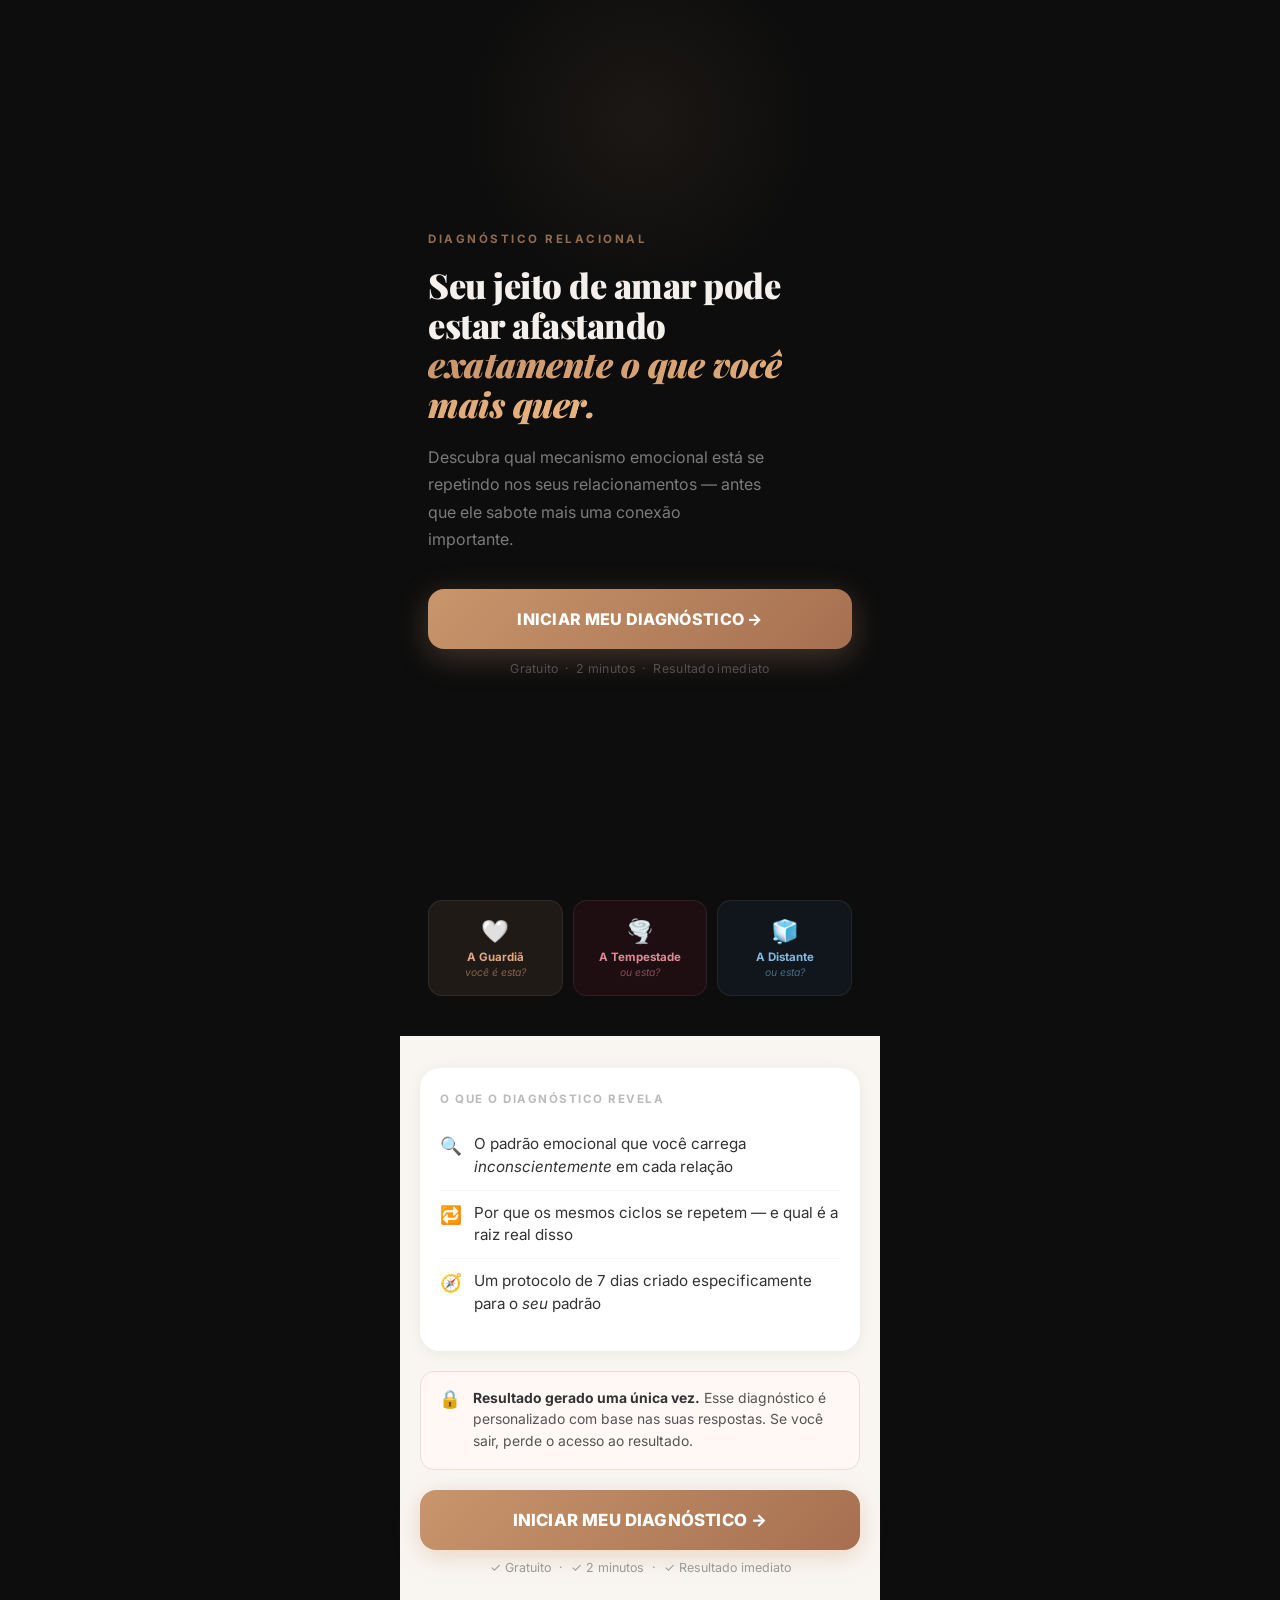
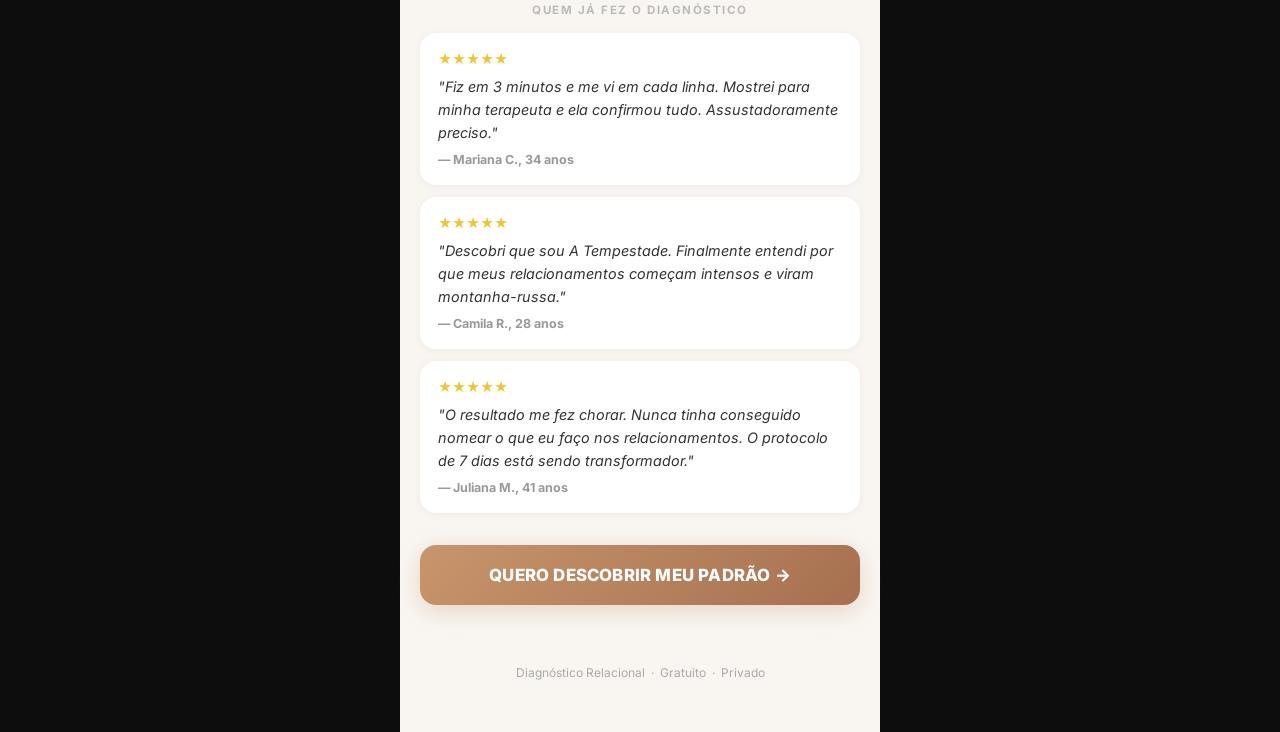
<file: index.html>
<!DOCTYPE html>
<html lang="pt-BR">
<head>
  <meta charset="UTF-8">
  <meta name="viewport" content="width=device-width, initial-scale=1.0">
  <title>Diagnóstico Relacional — Descubra Seu Padrão</title>
  <meta name="description" content="Descubra qual mecanismo emocional está se repetindo nos seus relacionamentos. Diagnóstico gratuito em 2 minutos.">
  <link rel="preconnect" href="https://fonts.googleapis.com">
  <link rel="preconnect" href="https://fonts.gstatic.com" crossorigin>
  <link href="https://fonts.googleapis.com/css2?family=Playfair+Display:ital,wght@0,700;0,900;1,700&family=Inter:wght@400;500;600;700;800&display=swap" rel="stylesheet">
  <link rel="stylesheet" href="style.css">
  <style>
    body { background: #0D0D0D; font-family: 'Inter', -apple-system, sans-serif; }

    /* ── HERO ─────────────────────────────────── */
    .hero-section {
      background: #0D0D0D;
      min-height: 100vh;
      display: flex;
      flex-direction: column;
      justify-content: center;
      padding: 56px 28px 48px;
      position: relative;
      overflow: hidden;
    }
    .hero-section::before {
      content: '';
      position: absolute;
      top: -80px; left: 50%; transform: translateX(-50%);
      width: 400px; height: 400px;
      background: radial-gradient(circle, rgba(200,149,108,0.08) 0%, transparent 65%);
      pointer-events: none;
    }
    .hero-section::after {
      content: '';
      position: absolute;
      bottom: 0; left: 0; right: 0;
      height: 120px;
      background: linear-gradient(to bottom, transparent, #0D0D0D);
      pointer-events: none;
    }

    .hero-pre {
      font-size: 0.72rem;
      font-weight: 700;
      text-transform: uppercase;
      letter-spacing: 2.5px;
      color: rgba(200,149,108,0.7);
      margin-bottom: 20px;
    }

    .hero-headline {
      font-family: 'Playfair Display', Georgia, serif;
      font-size: 2.15rem;
      font-weight: 900;
      line-height: 1.15;
      color: #F5F0EB;
      letter-spacing: -0.5px;
      margin-bottom: 20px;
    }
    .hero-headline em {
      font-style: italic;
      background: linear-gradient(135deg, #C8956C, #E8B480);
      -webkit-background-clip: text;
      -webkit-text-fill-color: transparent;
      background-clip: text;
    }

    .hero-sub {
      font-size: 1rem;
      color: rgba(255,255,255,0.45);
      line-height: 1.7;
      margin-bottom: 36px;
      max-width: 340px;
    }

    .btn-cta-hero {
      display: block;
      width: 100%;
      padding: 20px 24px;
      background: linear-gradient(135deg, #C8956C 0%, #A67050 100%);
      color: #FFF;
      border: none;
      border-radius: 16px;
      font-size: 1rem;
      font-weight: 800;
      text-align: center;
      cursor: pointer;
      text-decoration: none;
      letter-spacing: 0.3px;
      box-shadow: 0 8px 32px rgba(200,149,108,0.3);
      transition: transform 0.1s, box-shadow 0.2s;
      margin-bottom: 12px;
    }
    .btn-cta-hero:active { transform: scale(0.97); }

    .hero-microcopy {
      text-align: center;
      font-size: 0.77rem;
      color: rgba(255,255,255,0.25);
      letter-spacing: 0.3px;
    }

    /* ── PROFILES DARK ───────────────────────── */
    .profiles-dark {
      background: #0D0D0D;
      padding: 0 28px 40px;
      display: flex;
      gap: 10px;
    }
    .profile-pill {
      flex: 1; text-align: center;
      padding: 16px 8px; border-radius: 14px;
      font-size: 0.78rem; font-weight: 700;
      border: 1px solid rgba(255,255,255,0.07);
    }
    .pill-g { background: rgba(200,149,108,0.1); color: #E0A880; }
    .pill-t { background: rgba(139,26,44,0.14); color: #E08898; }
    .pill-d { background: rgba(44,95,138,0.12); color: #80B8E0; }
    .pill-emoji { display: block; font-size: 1.4rem; margin-bottom: 5px; }
    .pill-name { display: block; font-size: 0.72rem; }
    .pill-q { display: block; font-size: 0.65rem; opacity: 0.5; margin-top: 2px; font-style: italic; font-weight: 400; }

    /* ── BODY CLARO ──────────────────────────── */
    .page-body { background: #F9F6F2; padding: 32px 20px 52px; }

    .discover-card {
      background: #FFF; border-radius: 20px;
      padding: 24px 20px; box-shadow: 0 2px 16px rgba(0,0,0,0.06);
      margin-bottom: 20px;
    }
    .discover-title {
      font-size: 0.72rem; font-weight: 700; text-transform: uppercase;
      letter-spacing: 1.5px; color: #BBB; margin-bottom: 16px;
    }
    .discover-item {
      display: flex; align-items: flex-start; gap: 12px;
      padding: 11px 0; border-bottom: 1px solid #F5F5F5;
    }
    .discover-item:last-child { border-bottom: none; }
    .discover-icon { font-size: 1.1rem; flex-shrink: 0; margin-top: 2px; }
    .discover-text { font-size: 0.95rem; color: #333; line-height: 1.5; }

    .exclusivity-box {
      background: #FFF8F4; border: 1px solid #F0DDD0;
      border-radius: 14px; padding: 16px 18px; margin-bottom: 20px;
      display: flex; align-items: flex-start; gap: 12px;
    }
    .exclusivity-icon { font-size: 1.1rem; flex-shrink: 0; }
    .exclusivity-text { font-size: 0.87rem; color: #555; line-height: 1.55; }
    .exclusivity-text strong { color: #333; }

    .cta-section { margin: 8px 0 28px; }
    .btn-cta {
      display: block; width: 100%; padding: 20px 24px;
      background: linear-gradient(135deg, #C8956C 0%, #A67050 100%);
      color: #FFF; border: none; border-radius: 16px;
      font-size: 1.05rem; font-weight: 800; text-align: center;
      cursor: pointer; text-decoration: none; letter-spacing: 0.2px;
      box-shadow: 0 6px 24px rgba(200,149,108,0.35);
      transition: transform 0.1s, box-shadow 0.2s;
    }
    .btn-cta:active { transform: scale(0.97); }
    .btn-sub { text-align: center; font-size: 0.78rem; color: #999; margin-top: 10px; }

    .social-proof-label {
      text-align: center; font-size: 0.72rem; font-weight: 700;
      text-transform: uppercase; letter-spacing: 1.5px; color: #BBB; margin-bottom: 16px;
    }
    .testimonials { display: flex; flex-direction: column; gap: 12px; }
    .testi-card {
      background: #FFF; border-radius: 16px;
      padding: 18px; box-shadow: 0 1px 8px rgba(0,0,0,0.05);
    }
    .testi-stars { color: #F4C430; font-size: 0.85rem; margin-bottom: 8px; }
    .testi-text { font-size: 0.9rem; color: #333; line-height: 1.6; font-style: italic; }
    .testi-author { font-size: 0.78rem; font-weight: 700; color: #999; margin-top: 8px; }

    .footer-bar {
      text-align: center; padding-top: 32px;
      font-size: 0.75rem; color: #AAA;
    }
  </style>
</head>
<body>

<div class="page-wrap" style="padding: 0; max-width: 480px;">

  <!-- ── HERO: TENSÃO ACIMA DA DOBRA ────────── -->
  <section class="hero-section">
    <p class="hero-pre">Diagnóstico Relacional</p>

    <h1 class="hero-headline">
      Seu jeito de amar pode estar afastando <em>exatamente o que você mais quer.</em>
    </h1>

    <p class="hero-sub">
      Descubra qual mecanismo emocional está se repetindo nos seus relacionamentos — antes que ele sabote mais uma conexão importante.
    </p>

    <a href="quiz.html" class="btn-cta-hero">
      INICIAR MEU DIAGNÓSTICO →
    </a>
    <p class="hero-microcopy">Gratuito &nbsp;·&nbsp; 2 minutos &nbsp;·&nbsp; Resultado imediato</p>
  </section>

  <!-- ── PERFIS: CURIOSIDADE ─────────────────── -->
  <div class="profiles-dark">
    <div class="profile-pill pill-g">
      <span class="pill-emoji">🤍</span>
      <span class="pill-name">A Guardiã</span>
      <span class="pill-q">você é esta?</span>
    </div>
    <div class="profile-pill pill-t">
      <span class="pill-emoji">🌪️</span>
      <span class="pill-name">A Tempestade</span>
      <span class="pill-q">ou esta?</span>
    </div>
    <div class="profile-pill pill-d">
      <span class="pill-emoji">🧊</span>
      <span class="pill-name">A Distante</span>
      <span class="pill-q">ou esta?</span>
    </div>
  </div>

  <!-- ── BODY CLARO ─────────────────────────── -->
  <div class="page-body">

    <div class="discover-card">
      <p class="discover-title">O que o diagnóstico revela</p>
      <div class="discover-item">
        <span class="discover-icon">🔍</span>
        <span class="discover-text">O padrão emocional que você carrega <em>inconscientemente</em> em cada relação</span>
      </div>
      <div class="discover-item">
        <span class="discover-icon">🔁</span>
        <span class="discover-text">Por que os mesmos ciclos se repetem — e qual é a raiz real disso</span>
      </div>
      <div class="discover-item">
        <span class="discover-icon">🧭</span>
        <span class="discover-text">Um protocolo de 7 dias criado especificamente para o <em>seu</em> padrão</span>
      </div>
    </div>

    <div class="exclusivity-box">
      <span class="exclusivity-icon">🔒</span>
      <p class="exclusivity-text">
        <strong>Resultado gerado uma única vez.</strong>
        Esse diagnóstico é personalizado com base nas suas respostas. Se você sair, perde o acesso ao resultado.
      </p>
    </div>

    <div class="cta-section">
      <a href="quiz.html" class="btn-cta">
        INICIAR MEU DIAGNÓSTICO →
      </a>
      <p class="btn-sub">✓ Gratuito &nbsp;·&nbsp; ✓ 2 minutos &nbsp;·&nbsp; ✓ Resultado imediato</p>
    </div>

    <p class="social-proof-label">Quem já fez o diagnóstico</p>
    <div class="testimonials">
      <div class="testi-card">
        <div class="testi-stars">★★★★★</div>
        <p class="testi-text">"Fiz em 3 minutos e me vi em cada linha. Mostrei para minha terapeuta e ela confirmou tudo. Assustadoramente preciso."</p>
        <p class="testi-author">— Mariana C., 34 anos</p>
      </div>
      <div class="testi-card">
        <div class="testi-stars">★★★★★</div>
        <p class="testi-text">"Descobri que sou A Tempestade. Finalmente entendi por que meus relacionamentos começam intensos e viram montanha-russa."</p>
        <p class="testi-author">— Camila R., 28 anos</p>
      </div>
      <div class="testi-card">
        <div class="testi-stars">★★★★★</div>
        <p class="testi-text">"O resultado me fez chorar. Nunca tinha conseguido nomear o que eu faço nos relacionamentos. O protocolo de 7 dias está sendo transformador."</p>
        <p class="testi-author">— Juliana M., 41 anos</p>
      </div>
    </div>

    <div class="cta-section" style="margin-top: 32px;">
      <a href="quiz.html" class="btn-cta">
        QUERO DESCOBRIR MEU PADRÃO →
      </a>
    </div>

    <div class="footer-bar">
      Diagnóstico Relacional &nbsp;·&nbsp; Gratuito &nbsp;·&nbsp; Privado
    </div>

  </div>
</div>

</body>
</html>
</file>
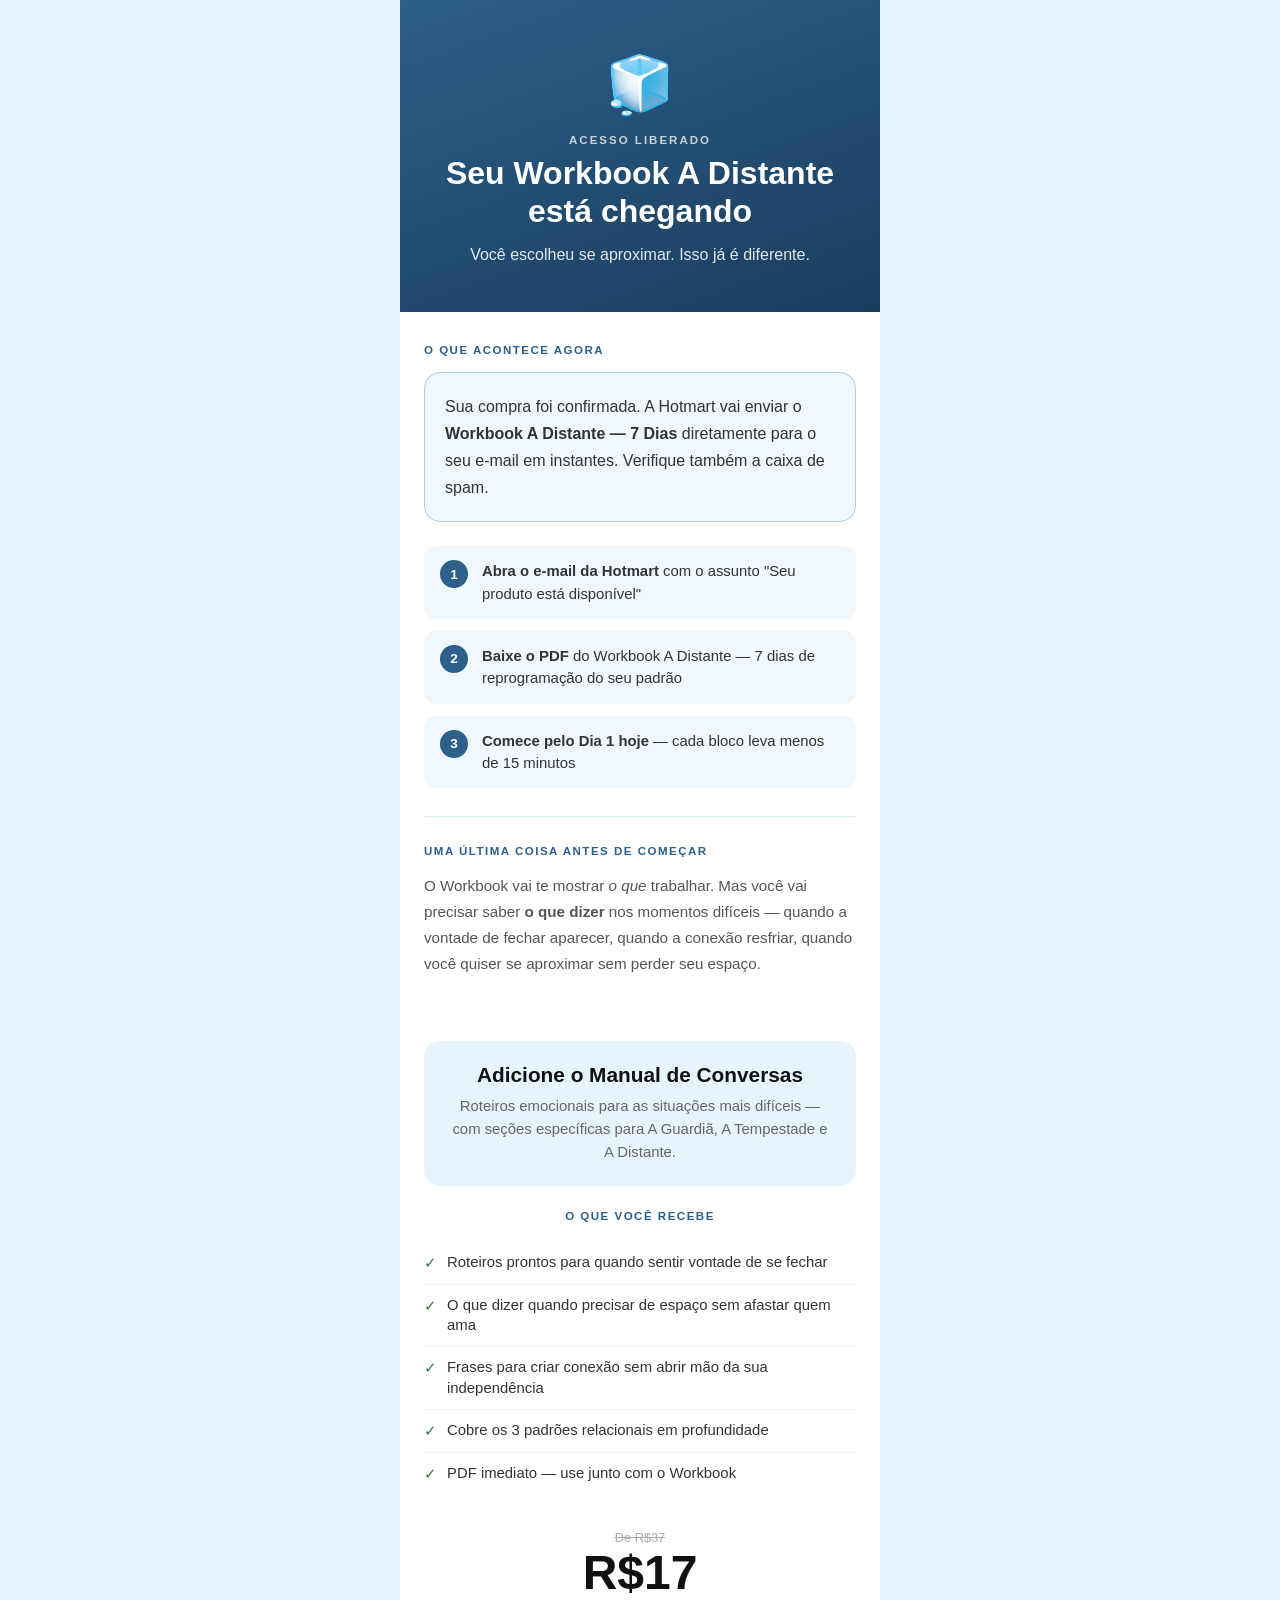
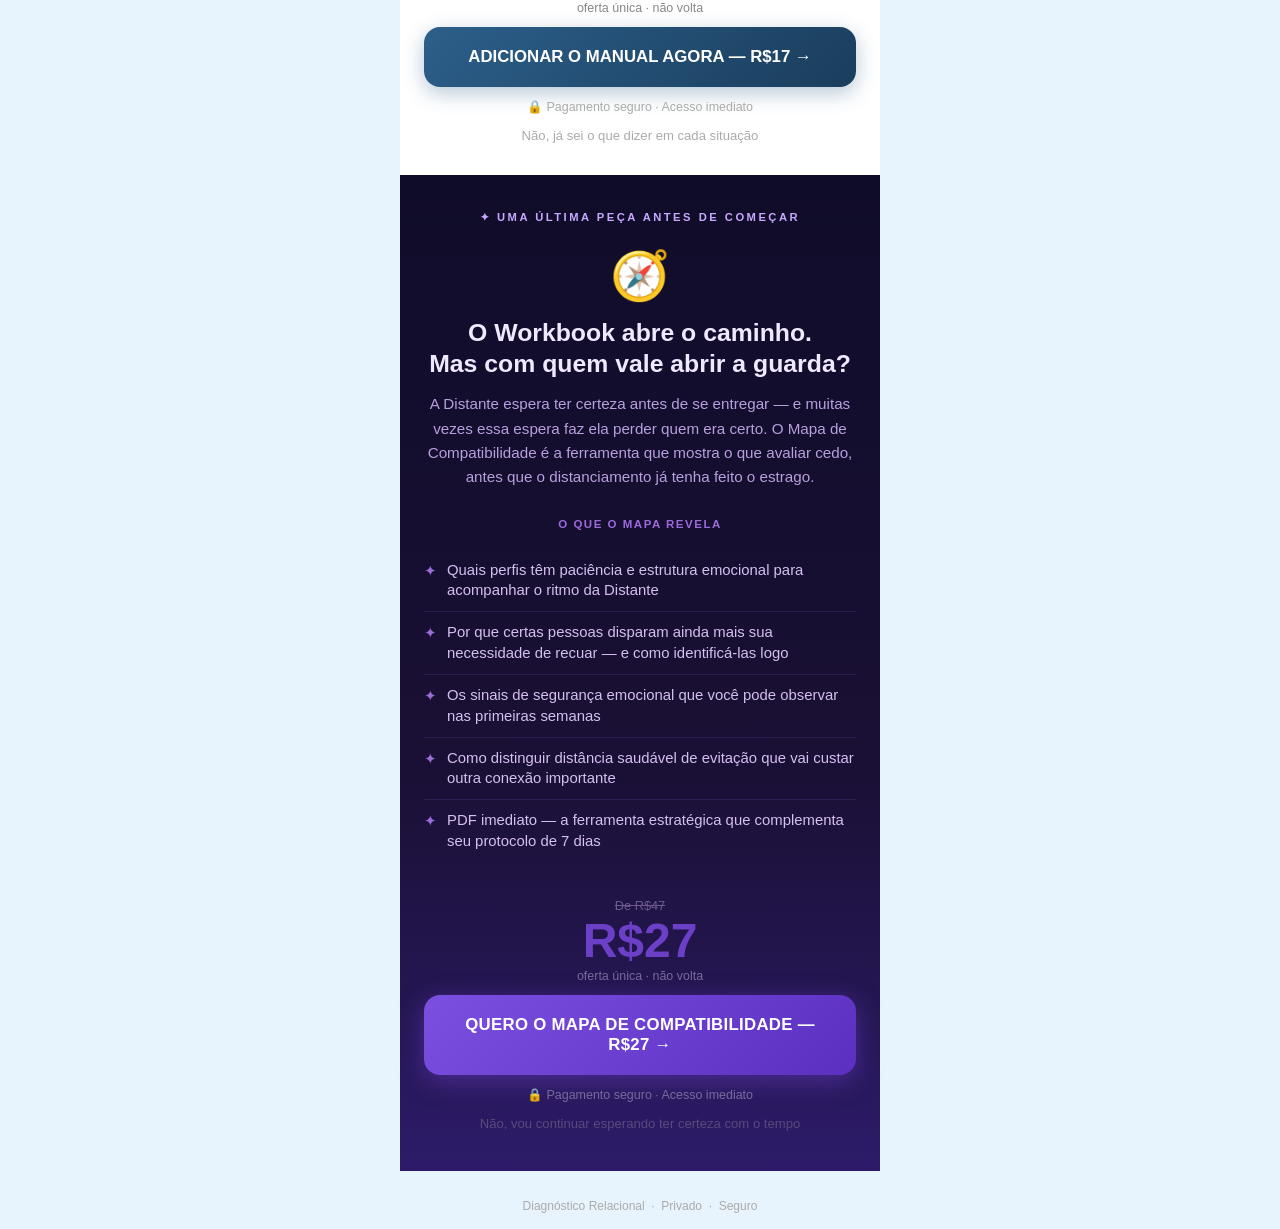
<file: entrega-distante.html>
<!DOCTYPE html>
<html lang="pt-BR">
<head>
  <meta charset="UTF-8">
  <meta name="viewport" content="width=device-width, initial-scale=1.0">
  <title>Acesso Liberado — Workbook A Distante</title>
  <link rel="stylesheet" href="style.css">
  <style>
    body { background: #E8F4FD; }
    .hero { background: linear-gradient(160deg, #2C5F8A 0%, #1A3D5C 100%); color:#FFF; text-align:center; padding:52px 24px 44px; }
    .hero-emoji { font-size:3.5rem; display:block; margin-bottom:16px; }
    .hero-label { font-size:0.72rem; font-weight:700; text-transform:uppercase; letter-spacing:2px; opacity:0.75; margin-bottom:8px; }
    .hero-title { font-size:2rem; font-weight:900; line-height:1.2; margin-bottom:12px; }
    .hero-sub { font-size:1rem; opacity:0.88; line-height:1.55; }
    .content { background:#FFF; padding:32px 24px; }
    .section-title { font-size:0.72rem; font-weight:700; text-transform:uppercase; letter-spacing:1.5px; color:#2C5F8A; margin-bottom:16px; }
    .confirm-box { background:#F0F7FD; border:1.5px solid #A8CCE8; border-radius:16px; padding:20px; margin-bottom:24px; }
    .confirm-box p { font-size:1rem; color:#333; line-height:1.7; margin:0; }
    .steps { display:flex; flex-direction:column; gap:12px; margin-bottom:24px; }
    .step { display:flex; gap:14px; align-items:flex-start; padding:14px 16px; background:#F0F7FD; border-radius:12px; }
    .step-num { width:28px; height:28px; border-radius:50%; background:#2C5F8A; color:#FFF; font-weight:800; font-size:0.85rem; display:flex; align-items:center; justify-content:center; flex-shrink:0; }
    .step-text { font-size:0.93rem; color:#333; line-height:1.5; }
    .divider { height:1px; background:#DCF0F5; margin:28px 0; }
    .oto-section { background:#FFF; padding:32px 24px; }
    .oto-hook { background:#E8F4FD; border-radius:16px; padding:22px; text-align:center; margin-bottom:24px; }
    .oto-hook-title { font-size:1.3rem; font-weight:800; color:#111; margin-bottom:8px; }
    .oto-hook-sub { font-size:0.93rem; color:#666; line-height:1.55; }
    .price-block { text-align:center; padding:16px 0 4px; }
    .price-from { font-size:0.8rem; color:#AAA; text-decoration:line-through; margin-bottom:4px; }
    .price-main { font-size:3rem; font-weight:900; color:#111; line-height:1; }
    .price-note { font-size:0.78rem; color:#888; margin-top:4px; }
    .features-list { list-style:none; margin:20px 0; }
    .features-list li { display:flex; align-items:flex-start; gap:10px; padding:10px 0; border-bottom:1px solid #F5F5F5; font-size:0.93rem; color:#333; line-height:1.4; }
    .features-list li:last-child { border-bottom:none; }
    .fi-check { color:#2E7D32; flex-shrink:0; margin-top:1px; }
    .btn-oto { display:block; width:100%; padding:20px; background:linear-gradient(135deg,#2C5F8A,#1A3D5C); color:#FFF; border:none; border-radius:16px; font-size:1.05rem; font-weight:800; text-align:center; text-decoration:none; box-shadow:0 6px 20px rgba(44,95,138,0.35); margin-top:8px; }
    .btn-skip { display:block; text-align:center; font-size:0.82rem; color:#AAA; margin-top:14px; text-decoration:none; }
    .guarantee { text-align:center; font-size:0.78rem; color:#AAA; margin-top:12px; }
    .footer { text-align:center; padding:28px 24px 16px; font-size:0.75rem; color:#AAA; }
    /* ── OTO 2: MAPA ─────────────────────────────── */
    .oto2-section { background:linear-gradient(180deg,#0F0C29 0%,#1A1035 60%,#2D1B69 100%); padding:36px 24px 40px; }
    .oto2-tag { text-align:center; font-size:0.7rem; font-weight:700; letter-spacing:2.5px; text-transform:uppercase; color:#C9A8FF; margin-bottom:24px; }
    .oto2-hook { text-align:center; margin-bottom:28px; }
    .oto2-emoji { font-size:3rem; display:block; margin-bottom:14px; }
    .oto2-title { font-size:1.55rem; font-weight:900; color:#F0E8FF; line-height:1.25; margin-bottom:12px; }
    .oto2-sub { font-size:0.95rem; color:#B8A0DD; line-height:1.6; }
    .oto2-section .section-title { color:#9B6BDA !important; }
    .oto2-section .features-list li { border-bottom-color:#2A1F50; color:#D4C0F0; }
    .oto2-section .price-from { color:#6B5A8A; }
    .oto2-section .price-note { color:#7A6A9A; }
    .oto2-section .guarantee { color:#7A6A9A; }
    .oto2-section .btn-skip { color:#5A4A7A; }
    .btn-oto2 { display:block; width:100%; padding:20px; background:linear-gradient(135deg,#7B4FE0,#5B2FBF); color:#FFF; border:none; border-radius:16px; font-size:1.05rem; font-weight:800; text-align:center; text-decoration:none; box-shadow:0 6px 24px rgba(108,63,199,0.5); margin-top:8px; letter-spacing:0.3px; }
  </style>
</head>
<body>

<div class="page-wrap" style="padding:0;max-width:480px;">

  <div class="hero">
    <span class="hero-emoji">🧊</span>
    <p class="hero-label">Acesso liberado</p>
    <h1 class="hero-title">Seu Workbook A Distante está chegando</h1>
    <p class="hero-sub">Você escolheu se aproximar. Isso já é diferente.</p>
  </div>

  <div class="content">
    <p class="section-title">O que acontece agora</p>

    <div class="confirm-box">
      <p>Sua compra foi confirmada. A Hotmart vai enviar o <strong>Workbook A Distante — 7 Dias</strong> diretamente para o seu e-mail em instantes. Verifique também a caixa de spam.</p>
    </div>

    <div class="steps">
      <div class="step">
        <div class="step-num">1</div>
        <p class="step-text"><strong>Abra o e-mail da Hotmart</strong> com o assunto "Seu produto está disponível"</p>
      </div>
      <div class="step">
        <div class="step-num">2</div>
        <p class="step-text"><strong>Baixe o PDF</strong> do Workbook A Distante — 7 dias de reprogramação do seu padrão</p>
      </div>
      <div class="step">
        <div class="step-num">3</div>
        <p class="step-text"><strong>Comece pelo Dia 1 hoje</strong> — cada bloco leva menos de 15 minutos</p>
      </div>
    </div>

    <div class="divider"></div>
    <p class="section-title">Uma última coisa antes de começar</p>
    <p style="font-size:0.95rem;color:#555;line-height:1.7;">O Workbook vai te mostrar <em>o que</em> trabalhar. Mas você vai precisar saber <strong>o que dizer</strong> nos momentos difíceis — quando a vontade de fechar aparecer, quando a conexão resfriar, quando você quiser se aproximar sem perder seu espaço.</p>
  </div>

  <div class="oto-section">
    <div class="oto-hook">
      <p class="oto-hook-title">Adicione o Manual de Conversas</p>
      <p class="oto-hook-sub">Roteiros emocionais para as situações mais difíceis — com seções específicas para A Guardiã, A Tempestade e A Distante.</p>
    </div>

    <p class="section-title" style="text-align:center;">O que você recebe</p>
    <ul class="features-list">
      <li><span class="fi-check">✓</span> Roteiros prontos para quando sentir vontade de se fechar</li>
      <li><span class="fi-check">✓</span> O que dizer quando precisar de espaço sem afastar quem ama</li>
      <li><span class="fi-check">✓</span> Frases para criar conexão sem abrir mão da sua independência</li>
      <li><span class="fi-check">✓</span> Cobre os 3 padrões relacionais em profundidade</li>
      <li><span class="fi-check">✓</span> PDF imediato — use junto com o Workbook</li>
    </ul>

    <div class="price-block">
      <p class="price-from">De R$37</p>
      <p class="price-main">R$17</p>
      <p class="price-note">oferta única · não volta</p>
    </div>

    <a href="https://go.hotmart.com/G105624436K" class="btn-oto">ADICIONAR O MANUAL AGORA — R$17 →</a>
    <p class="guarantee">🔒 Pagamento seguro · Acesso imediato</p>
    <a href="#" class="btn-skip" onclick="return false;">Não, já sei o que dizer em cada situação</a>
  </div>

  <!-- ═══════════════════════════════════════════ -->
  <!-- OTO 2 — MAPA DE COMPATIBILIDADE           -->
  <!-- ═══════════════════════════════════════════ -->
  <div class="oto2-section">
    <div class="oto2-tag">✦ Uma última peça antes de começar</div>
    <div class="oto2-hook">
      <span class="oto2-emoji">🧭</span>
      <h2 class="oto2-title">O Workbook abre o caminho.<br>Mas com quem vale abrir a guarda?</h2>
      <p class="oto2-sub">A Distante espera ter certeza antes de se entregar — e muitas vezes essa espera faz ela perder quem era certo. O Mapa de Compatibilidade é a ferramenta que mostra o que avaliar cedo, antes que o distanciamento já tenha feito o estrago.</p>
    </div>

    <p class="section-title" style="text-align:center;color:#9B6BDA;">O que o Mapa revela</p>
    <ul class="features-list">
      <li><span class="fi-check" style="color:#9B6BDA;">✦</span> Quais perfis têm paciência e estrutura emocional para acompanhar o ritmo da Distante</li>
      <li><span class="fi-check" style="color:#9B6BDA;">✦</span> Por que certas pessoas disparam ainda mais sua necessidade de recuar — e como identificá-las logo</li>
      <li><span class="fi-check" style="color:#9B6BDA;">✦</span> Os sinais de segurança emocional que você pode observar nas primeiras semanas</li>
      <li><span class="fi-check" style="color:#9B6BDA;">✦</span> Como distinguir distância saudável de evitação que vai custar outra conexão importante</li>
      <li><span class="fi-check" style="color:#9B6BDA;">✦</span> PDF imediato — a ferramenta estratégica que complementa seu protocolo de 7 dias</li>
    </ul>

    <div class="price-block">
      <p class="price-from">De R$47</p>
      <p class="price-main" style="color:#6C3FC7;">R$27</p>
      <p class="price-note">oferta única · não volta</p>
    </div>

    <a href="https://go.hotmart.com/L105624307I" class="btn-oto2">QUERO O MAPA DE COMPATIBILIDADE — R$27 →</a>
    <p class="guarantee">🔒 Pagamento seguro · Acesso imediato</p>
    <a href="#" class="btn-skip" onclick="return false;">Não, vou continuar esperando ter certeza com o tempo</a>
  </div>

  <div class="footer">Diagnóstico Relacional &nbsp;·&nbsp; Privado &nbsp;·&nbsp; Seguro</div>
</div>

</body>
</html>
</file>
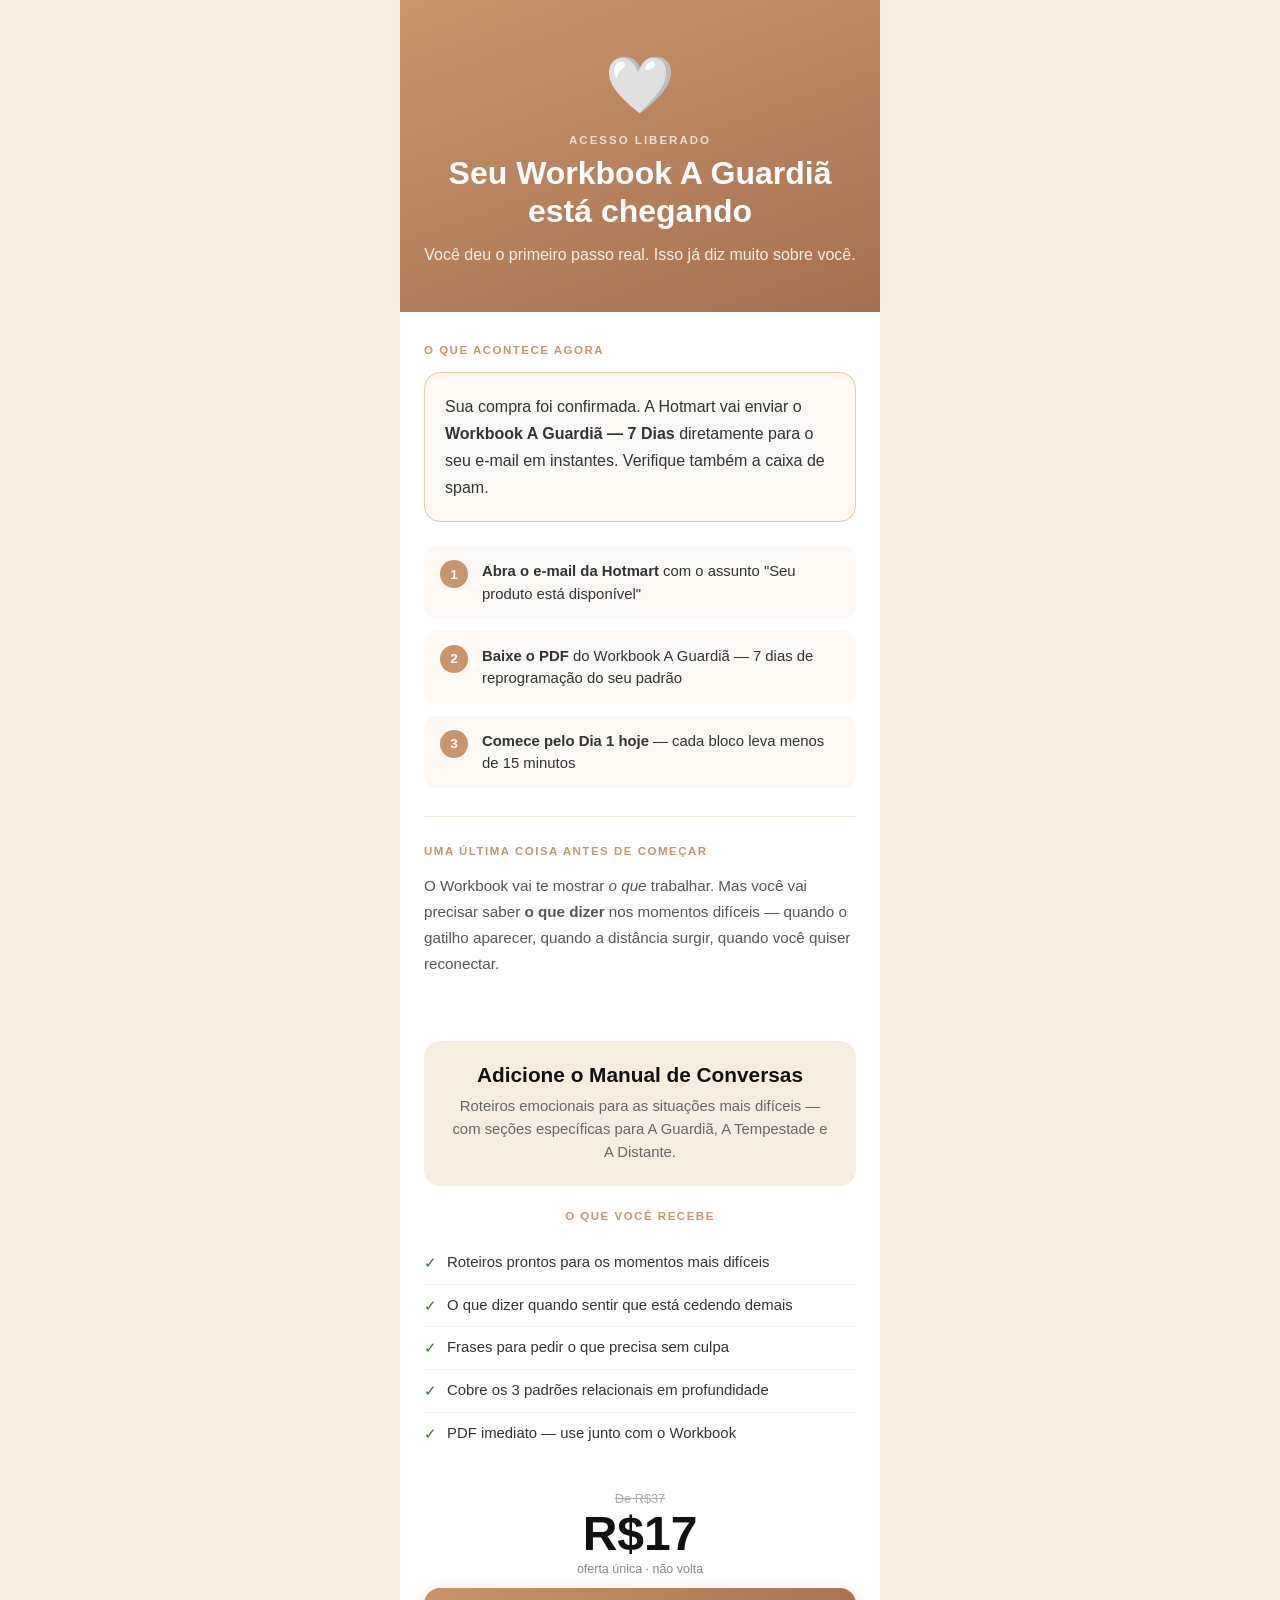
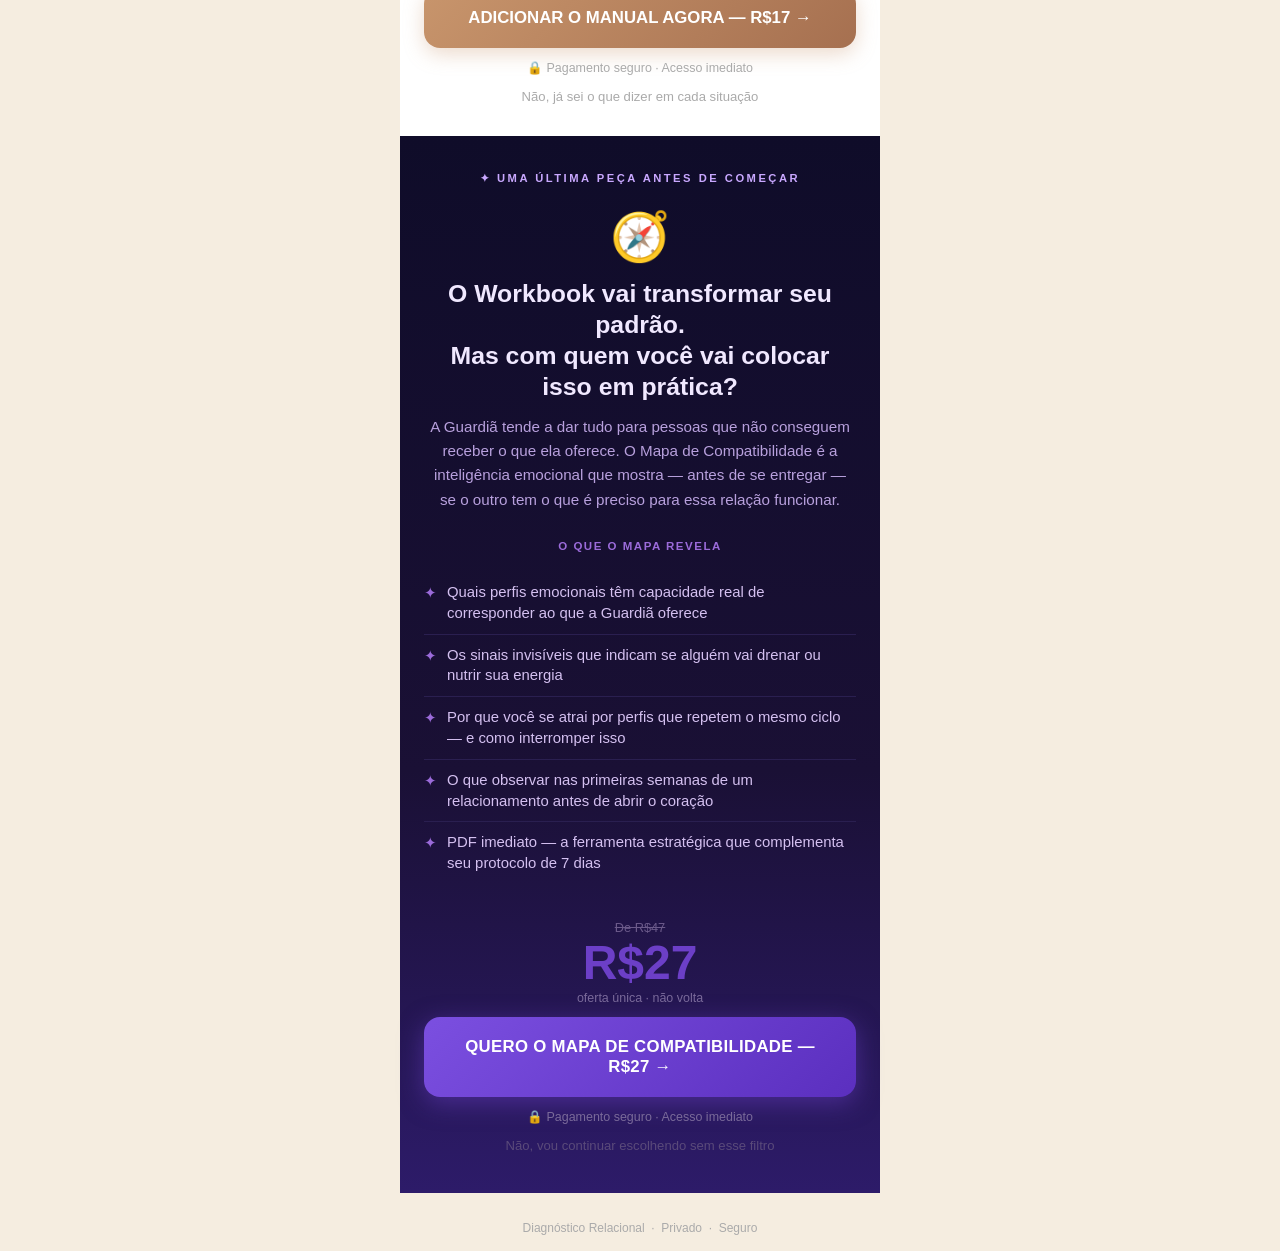
<file: entrega-guardia.html>
<!DOCTYPE html>
<html lang="pt-BR">
<head>
  <meta charset="UTF-8">
  <meta name="viewport" content="width=device-width, initial-scale=1.0">
  <title>Acesso Liberado — Workbook A Guardiã</title>
  <link rel="stylesheet" href="style.css">
  <style>
    body { background: #F5EDE0; }
    .hero { background: linear-gradient(160deg, #C8956C 0%, #A67050 100%); color:#FFF; text-align:center; padding:52px 24px 44px; }
    .hero-emoji { font-size:3.5rem; display:block; margin-bottom:16px; }
    .hero-label { font-size:0.72rem; font-weight:700; text-transform:uppercase; letter-spacing:2px; opacity:0.75; margin-bottom:8px; }
    .hero-title { font-size:2rem; font-weight:900; line-height:1.2; margin-bottom:12px; }
    .hero-sub { font-size:1rem; opacity:0.88; line-height:1.55; }
    .content { background:#FFF; padding:32px 24px; }
    .section-title { font-size:0.72rem; font-weight:700; text-transform:uppercase; letter-spacing:1.5px; color:#C8956C; margin-bottom:16px; }
    .confirm-box { background:#FDF8F4; border:1.5px solid #E8C8A8; border-radius:16px; padding:20px; margin-bottom:24px; }
    .confirm-box p { font-size:1rem; color:#333; line-height:1.7; margin:0; }
    .steps { display:flex; flex-direction:column; gap:12px; margin-bottom:24px; }
    .step { display:flex; gap:14px; align-items:flex-start; padding:14px 16px; background:#FDF8F4; border-radius:12px; }
    .step-num { width:28px; height:28px; border-radius:50%; background:#C8956C; color:#FFF; font-weight:800; font-size:0.85rem; display:flex; align-items:center; justify-content:center; flex-shrink:0; }
    .step-text { font-size:0.93rem; color:#333; line-height:1.5; }
    .divider { height:1px; background:#F0E8DC; margin:28px 0; }
    .oto-section { background:#FFF; padding:32px 24px; }
    .oto-hook { background:#F5EDE0; border-radius:16px; padding:22px; text-align:center; margin-bottom:24px; }
    .oto-hook-title { font-size:1.3rem; font-weight:800; color:#111; margin-bottom:8px; }
    .oto-hook-sub { font-size:0.93rem; color:#666; line-height:1.55; }
    .price-block { text-align:center; padding:16px 0 4px; }
    .price-from { font-size:0.8rem; color:#AAA; text-decoration:line-through; margin-bottom:4px; }
    .price-main { font-size:3rem; font-weight:900; color:#111; line-height:1; }
    .price-note { font-size:0.78rem; color:#888; margin-top:4px; }
    .features-list { list-style:none; margin:20px 0; }
    .features-list li { display:flex; align-items:flex-start; gap:10px; padding:10px 0; border-bottom:1px solid #F5F5F5; font-size:0.93rem; color:#333; line-height:1.4; }
    .features-list li:last-child { border-bottom:none; }
    .fi-check { color:#2E7D32; flex-shrink:0; margin-top:1px; }
    .btn-oto { display:block; width:100%; padding:20px; background:linear-gradient(135deg,#C8956C,#A67050); color:#FFF; border:none; border-radius:16px; font-size:1.05rem; font-weight:800; text-align:center; text-decoration:none; box-shadow:0 6px 20px rgba(200,149,108,0.35); margin-top:8px; }
    .btn-skip { display:block; text-align:center; font-size:0.82rem; color:#AAA; margin-top:14px; text-decoration:none; }
    .guarantee { text-align:center; font-size:0.78rem; color:#AAA; margin-top:12px; }
    .footer { text-align:center; padding:28px 24px 16px; font-size:0.75rem; color:#AAA; }
    /* ── OTO 2: MAPA ─────────────────────────────── */
    .oto2-section { background:linear-gradient(180deg,#0F0C29 0%,#1A1035 60%,#2D1B69 100%); padding:36px 24px 40px; }
    .oto2-tag { text-align:center; font-size:0.7rem; font-weight:700; letter-spacing:2.5px; text-transform:uppercase; color:#C9A8FF; margin-bottom:24px; }
    .oto2-hook { text-align:center; margin-bottom:28px; }
    .oto2-emoji { font-size:3rem; display:block; margin-bottom:14px; }
    .oto2-title { font-size:1.55rem; font-weight:900; color:#F0E8FF; line-height:1.25; margin-bottom:12px; }
    .oto2-sub { font-size:0.95rem; color:#B8A0DD; line-height:1.6; }
    .oto2-section .section-title { color:#9B6BDA !important; }
    .oto2-section .features-list li { border-bottom-color:#2A1F50; color:#D4C0F0; }
    .oto2-section .price-from { color:#6B5A8A; }
    .oto2-section .price-note { color:#7A6A9A; }
    .oto2-section .guarantee { color:#7A6A9A; }
    .oto2-section .btn-skip { color:#5A4A7A; }
    .btn-oto2 { display:block; width:100%; padding:20px; background:linear-gradient(135deg,#7B4FE0,#5B2FBF); color:#FFF; border:none; border-radius:16px; font-size:1.05rem; font-weight:800; text-align:center; text-decoration:none; box-shadow:0 6px 24px rgba(108,63,199,0.5); margin-top:8px; letter-spacing:0.3px; }
  </style>
</head>
<body>

<div class="page-wrap" style="padding:0;max-width:480px;">

  <div class="hero">
    <span class="hero-emoji">🤍</span>
    <p class="hero-label">Acesso liberado</p>
    <h1 class="hero-title">Seu Workbook A Guardiã está chegando</h1>
    <p class="hero-sub">Você deu o primeiro passo real. Isso já diz muito sobre você.</p>
  </div>

  <div class="content">
    <p class="section-title">O que acontece agora</p>

    <div class="confirm-box">
      <p>Sua compra foi confirmada. A Hotmart vai enviar o <strong>Workbook A Guardiã — 7 Dias</strong> diretamente para o seu e-mail em instantes. Verifique também a caixa de spam.</p>
    </div>

    <div class="steps">
      <div class="step">
        <div class="step-num">1</div>
        <p class="step-text"><strong>Abra o e-mail da Hotmart</strong> com o assunto "Seu produto está disponível"</p>
      </div>
      <div class="step">
        <div class="step-num">2</div>
        <p class="step-text"><strong>Baixe o PDF</strong> do Workbook A Guardiã — 7 dias de reprogramação do seu padrão</p>
      </div>
      <div class="step">
        <div class="step-num">3</div>
        <p class="step-text"><strong>Comece pelo Dia 1 hoje</strong> — cada bloco leva menos de 15 minutos</p>
      </div>
    </div>

    <div class="divider"></div>
    <p class="section-title">Uma última coisa antes de começar</p>
    <p style="font-size:0.95rem;color:#555;line-height:1.7;">O Workbook vai te mostrar <em>o que</em> trabalhar. Mas você vai precisar saber <strong>o que dizer</strong> nos momentos difíceis — quando o gatilho aparecer, quando a distância surgir, quando você quiser reconectar.</p>
  </div>

  <div class="oto-section">
    <div class="oto-hook">
      <p class="oto-hook-title">Adicione o Manual de Conversas</p>
      <p class="oto-hook-sub">Roteiros emocionais para as situações mais difíceis — com seções específicas para A Guardiã, A Tempestade e A Distante.</p>
    </div>

    <p class="section-title" style="text-align:center;">O que você recebe</p>
    <ul class="features-list">
      <li><span class="fi-check">✓</span> Roteiros prontos para os momentos mais difíceis</li>
      <li><span class="fi-check">✓</span> O que dizer quando sentir que está cedendo demais</li>
      <li><span class="fi-check">✓</span> Frases para pedir o que precisa sem culpa</li>
      <li><span class="fi-check">✓</span> Cobre os 3 padrões relacionais em profundidade</li>
      <li><span class="fi-check">✓</span> PDF imediato — use junto com o Workbook</li>
    </ul>

    <div class="price-block">
      <p class="price-from">De R$37</p>
      <p class="price-main">R$17</p>
      <p class="price-note">oferta única · não volta</p>
    </div>

    <a href="https://go.hotmart.com/G105624436K" class="btn-oto">ADICIONAR O MANUAL AGORA — R$17 →</a>
    <p class="guarantee">🔒 Pagamento seguro · Acesso imediato</p>
    <a href="#" class="btn-skip" onclick="return false;">Não, já sei o que dizer em cada situação</a>
  </div>

  <!-- ═══════════════════════════════════════════ -->
  <!-- OTO 2 — MAPA DE COMPATIBILIDADE           -->
  <!-- ═══════════════════════════════════════════ -->
  <div class="oto2-section">
    <div class="oto2-tag">✦ Uma última peça antes de começar</div>
    <div class="oto2-hook">
      <span class="oto2-emoji">🧭</span>
      <h2 class="oto2-title">O Workbook vai transformar seu padrão.<br>Mas com quem você vai colocar isso em prática?</h2>
      <p class="oto2-sub">A Guardiã tende a dar tudo para pessoas que não conseguem receber o que ela oferece. O Mapa de Compatibilidade é a inteligência emocional que mostra — antes de se entregar — se o outro tem o que é preciso para essa relação funcionar.</p>
    </div>

    <p class="section-title" style="text-align:center;color:#9B6BDA;">O que o Mapa revela</p>
    <ul class="features-list">
      <li><span class="fi-check" style="color:#9B6BDA;">✦</span> Quais perfis emocionais têm capacidade real de corresponder ao que a Guardiã oferece</li>
      <li><span class="fi-check" style="color:#9B6BDA;">✦</span> Os sinais invisíveis que indicam se alguém vai drenar ou nutrir sua energia</li>
      <li><span class="fi-check" style="color:#9B6BDA;">✦</span> Por que você se atrai por perfis que repetem o mesmo ciclo — e como interromper isso</li>
      <li><span class="fi-check" style="color:#9B6BDA;">✦</span> O que observar nas primeiras semanas de um relacionamento antes de abrir o coração</li>
      <li><span class="fi-check" style="color:#9B6BDA;">✦</span> PDF imediato — a ferramenta estratégica que complementa seu protocolo de 7 dias</li>
    </ul>

    <div class="price-block">
      <p class="price-from">De R$47</p>
      <p class="price-main" style="color:#6C3FC7;">R$27</p>
      <p class="price-note">oferta única · não volta</p>
    </div>

    <a href="https://go.hotmart.com/L105624307I" class="btn-oto2">QUERO O MAPA DE COMPATIBILIDADE — R$27 →</a>
    <p class="guarantee">🔒 Pagamento seguro · Acesso imediato</p>
    <a href="#" class="btn-skip" onclick="return false;">Não, vou continuar escolhendo sem esse filtro</a>
  </div>

  <div class="footer">Diagnóstico Relacional &nbsp;·&nbsp; Privado &nbsp;·&nbsp; Seguro</div>
</div>

</body>
</html>
</file>
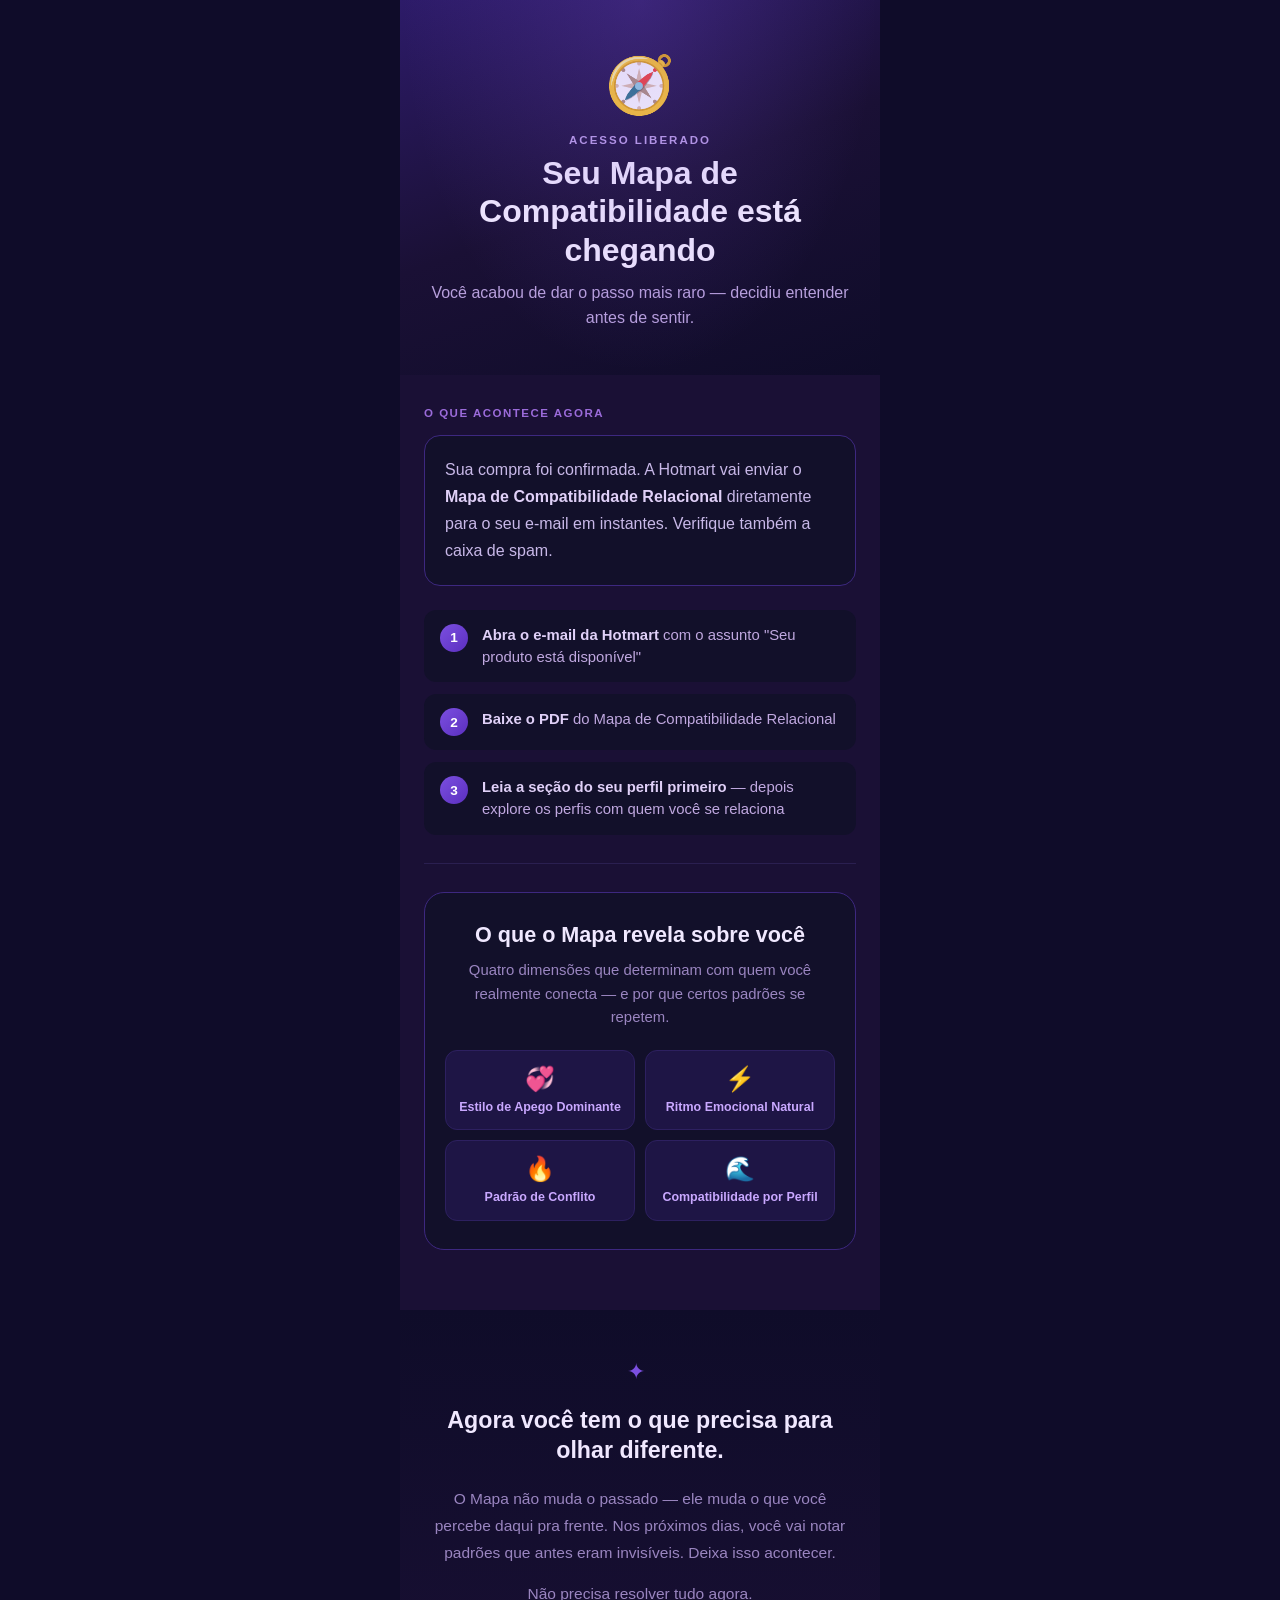
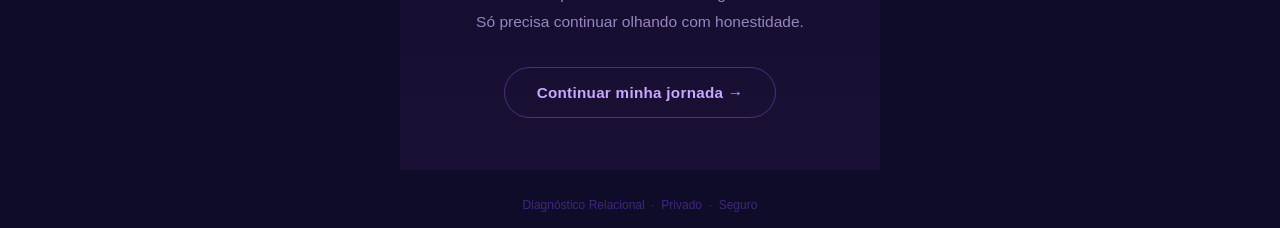
<file: entrega-mapa.html>
<!DOCTYPE html>
<html lang="pt-BR">
<head>
  <meta charset="UTF-8">
  <meta name="viewport" content="width=device-width, initial-scale=1.0">
  <title>Acesso Liberado — Mapa de Compatibilidade Relacional</title>
  <link rel="stylesheet" href="style.css">
  <style>
    body { background: #0F0C29; }
    .hero { background: linear-gradient(160deg, #2D1B69 0%, #1A1035 50%, #0F0C29 100%); color:#FFF; text-align:center; padding:52px 24px 44px; position:relative; overflow:hidden; }
    .hero::before { content:''; position:absolute; inset:0; background:radial-gradient(ellipse at 50% 0%, rgba(123,79,224,0.25) 0%, transparent 70%); pointer-events:none; }
    .hero-emoji { font-size:3.5rem; display:block; margin-bottom:16px; }
    .hero-label { font-size:0.72rem; font-weight:700; text-transform:uppercase; letter-spacing:2px; color:#C9A8FF; opacity:0.85; margin-bottom:8px; }
    .hero-title { font-size:2rem; font-weight:900; line-height:1.2; margin-bottom:12px; color:#F0E8FF; }
    .hero-sub { font-size:1rem; color:#B8A0DD; line-height:1.55; }
    .content { background:#1A1035; padding:32px 24px; }
    .section-title { font-size:0.72rem; font-weight:700; text-transform:uppercase; letter-spacing:1.5px; color:#9B6BDA; margin-bottom:16px; }
    .confirm-box { background:#12102A; border:1.5px solid #3D2880; border-radius:16px; padding:20px; margin-bottom:24px; }
    .confirm-box p { font-size:1rem; color:#C8B8E8; line-height:1.7; margin:0; }
    .confirm-box strong { color:#E0D0F8; }
    .steps { display:flex; flex-direction:column; gap:12px; margin-bottom:24px; }
    .step { display:flex; gap:14px; align-items:flex-start; padding:14px 16px; background:#12102A; border-radius:12px; }
    .step-num { width:28px; height:28px; border-radius:50%; background:linear-gradient(135deg,#7B4FE0,#5B2FBF); color:#FFF; font-weight:800; font-size:0.85rem; display:flex; align-items:center; justify-content:center; flex-shrink:0; }
    .step-text { font-size:0.93rem; color:#C0A8E0; line-height:1.5; }
    .step-text strong { color:#E0D0F8; }
    .divider { height:1px; background:#2A1F50; margin:28px 0; }

    /* ── O QUE VOCÊ RECEBEU ─────────────────── */
    .reveal-section { background:#12102A; border-radius:20px; padding:28px 20px; margin:0 0 28px; text-align:center; border:1px solid #3D2880; }
    .reveal-title { font-size:1.35rem; font-weight:900; color:#F0E8FF; margin-bottom:10px; line-height:1.3; }
    .reveal-sub { font-size:0.93rem; color:#9A85C0; line-height:1.6; margin-bottom:20px; }
    .reveal-grid { display:grid; grid-template-columns:1fr 1fr; gap:10px; }
    .reveal-card { background:#1E1545; border-radius:12px; padding:14px 10px; text-align:center; border:1px solid #2D2060; }
    .reveal-card-emoji { font-size:1.5rem; display:block; margin-bottom:6px; }
    .reveal-card-label { font-size:0.78rem; font-weight:700; color:#C9A8FF; line-height:1.3; }

    /* ── OTO: WORKBOOKS ─────────────────────── */
    .oto-section { background:#1A1035; padding:32px 24px; }
    .oto-hook { background:#12102A; border:1px solid #3D2880; border-radius:16px; padding:22px; text-align:center; margin-bottom:24px; }
    .oto-hook-title { font-size:1.3rem; font-weight:800; color:#F0E8FF; margin-bottom:8px; }
    .oto-hook-sub { font-size:0.93rem; color:#9A85C0; line-height:1.55; }
    .perfil-cards { display:flex; flex-direction:column; gap:14px; margin-bottom:24px; }
    .perfil-card { border-radius:14px; padding:18px; display:flex; align-items:center; gap:14px; text-decoration:none; }
    .perfil-card-guardia { background:linear-gradient(135deg,#C8956C22,#A6705022); border:1px solid #C8956C55; }
    .perfil-card-tempestade { background:linear-gradient(135deg,#8B1A2C22,#6B0F1E22); border:1px solid #8B1A2C55; }
    .perfil-card-distante { background:linear-gradient(135deg,#2C5F8A22,#1A3D5C22); border:1px solid #2C5F8A55; }
    .perfil-emoji { font-size:1.8rem; flex-shrink:0; }
    .perfil-info { flex:1; }
    .perfil-name { font-size:0.78rem; font-weight:700; text-transform:uppercase; letter-spacing:1px; margin-bottom:3px; }
    .perfil-guardia .perfil-name { color:#C8956C; }
    .perfil-tempestade .perfil-name { color:#E87090; }
    .perfil-distante .perfil-name { color:#5B9FD4; }
    .perfil-desc { font-size:0.88rem; color:#B8A0DD; line-height:1.35; margin-bottom:6px; }
    .perfil-price { font-size:1rem; font-weight:900; color:#F0E8FF; }
    .perfil-cta { font-size:0.72rem; font-weight:700; color:#C9A8FF; text-transform:uppercase; letter-spacing:0.5px; }

    .guarantee { text-align:center; font-size:0.78rem; color:#5A4A7A; margin-top:12px; }
    .footer { text-align:center; padding:28px 24px 16px; font-size:0.75rem; color:#3D2880; }
    /* ── FECHAMENTO EMOCIONAL ───────────────────── */
    .closing-section { background:linear-gradient(180deg,#0F0C29 0%,#1A1035 100%); padding:48px 24px 52px; }
    .closing-inner { text-align:center; }
    .closing-star { font-size:1.4rem; color:#7B4FE0; display:block; margin-bottom:20px; letter-spacing:8px; }
    .closing-title { font-size:1.45rem; font-weight:900; color:#F0E8FF; line-height:1.3; margin-bottom:20px; }
    .closing-body { font-size:0.97rem; color:#9A85C0; line-height:1.75; margin:0; }
    .btn-closing { display:inline-block; margin-top:32px; padding:16px 32px; background:transparent; border:1.5px solid #4A3080; color:#C9A8FF; border-radius:50px; font-size:0.95rem; font-weight:700; text-decoration:none; letter-spacing:0.3px; transition:all .2s; }

    /* stars bg decorative */
    .stars { position:fixed; top:0; left:0; width:100%; height:200px; pointer-events:none; z-index:0; overflow:hidden; }
  </style>
</head>
<body>

<div class="page-wrap" style="padding:0;max-width:480px;position:relative;z-index:1;">

  <div class="hero">
    <span class="hero-emoji">🧭</span>
    <p class="hero-label">Acesso liberado</p>
    <h1 class="hero-title">Seu Mapa de Compatibilidade está chegando</h1>
    <p class="hero-sub">Você acabou de dar o passo mais raro — decidiu entender antes de sentir.</p>
  </div>

  <div class="content">
    <p class="section-title">O que acontece agora</p>

    <div class="confirm-box">
      <p>Sua compra foi confirmada. A Hotmart vai enviar o <strong>Mapa de Compatibilidade Relacional</strong> diretamente para o seu e-mail em instantes. Verifique também a caixa de spam.</p>
    </div>

    <div class="steps">
      <div class="step">
        <div class="step-num">1</div>
        <p class="step-text"><strong>Abra o e-mail da Hotmart</strong> com o assunto "Seu produto está disponível"</p>
      </div>
      <div class="step">
        <div class="step-num">2</div>
        <p class="step-text"><strong>Baixe o PDF</strong> do Mapa de Compatibilidade Relacional</p>
      </div>
      <div class="step">
        <div class="step-num">3</div>
        <p class="step-text"><strong>Leia a seção do seu perfil primeiro</strong> — depois explore os perfis com quem você se relaciona</p>
      </div>
    </div>

    <div class="divider"></div>

    <div class="reveal-section">
      <p class="reveal-title">O que o Mapa revela sobre você</p>
      <p class="reveal-sub">Quatro dimensões que determinam com quem você realmente conecta — e por que certos padrões se repetem.</p>
      <div class="reveal-grid">
        <div class="reveal-card">
          <span class="reveal-card-emoji">💞</span>
          <p class="reveal-card-label">Estilo de Apego Dominante</p>
        </div>
        <div class="reveal-card">
          <span class="reveal-card-emoji">⚡</span>
          <p class="reveal-card-label">Ritmo Emocional Natural</p>
        </div>
        <div class="reveal-card">
          <span class="reveal-card-emoji">🔥</span>
          <p class="reveal-card-label">Padrão de Conflito</p>
        </div>
        <div class="reveal-card">
          <span class="reveal-card-emoji">🌊</span>
          <p class="reveal-card-label">Compatibilidade por Perfil</p>
        </div>
      </div>
    </div>
  </div>

  <!-- ═══════════════════════════════════════════ -->
  <!-- FECHAMENTO EMOCIONAL                      -->
  <!-- ═══════════════════════════════════════════ -->
  <div class="closing-section">
    <div class="closing-inner">
      <span class="closing-star">✦</span>
      <h2 class="closing-title">Agora você tem o que precisa para olhar diferente.</h2>
      <p class="closing-body">O Mapa não muda o passado — ele muda o que você percebe daqui pra frente. Nos próximos dias, você vai notar padrões que antes eram invisíveis. Deixa isso acontecer.</p>
      <p class="closing-body" style="margin-top:14px;">Não precisa resolver tudo agora.<br>Só precisa continuar olhando com honestidade.</p>
      <a href="https://ever-rod.github.io/diagnostico-relacional/" class="btn-closing">Continuar minha jornada →</a>
    </div>
  </div>

  <div class="footer">Diagnóstico Relacional &nbsp;·&nbsp; Privado &nbsp;·&nbsp; Seguro</div>
</div>

</body>
</html>
</file>
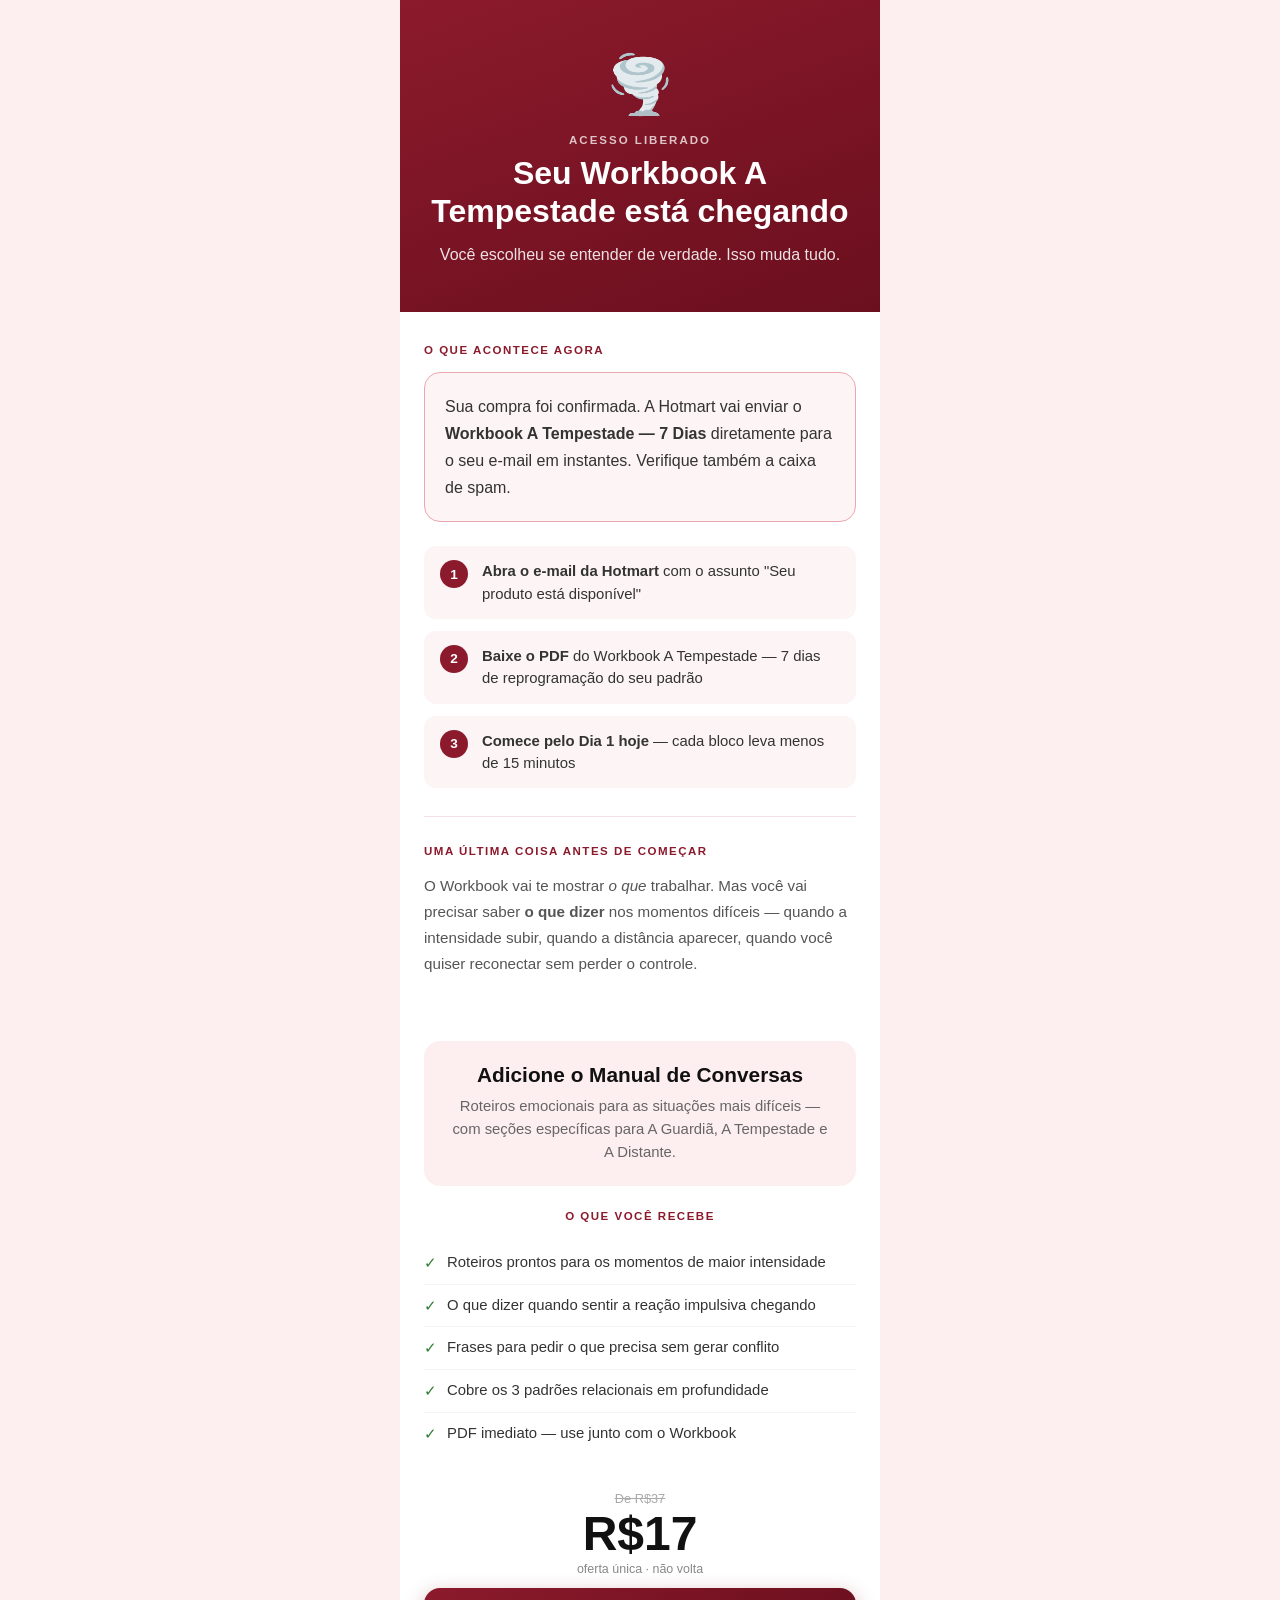
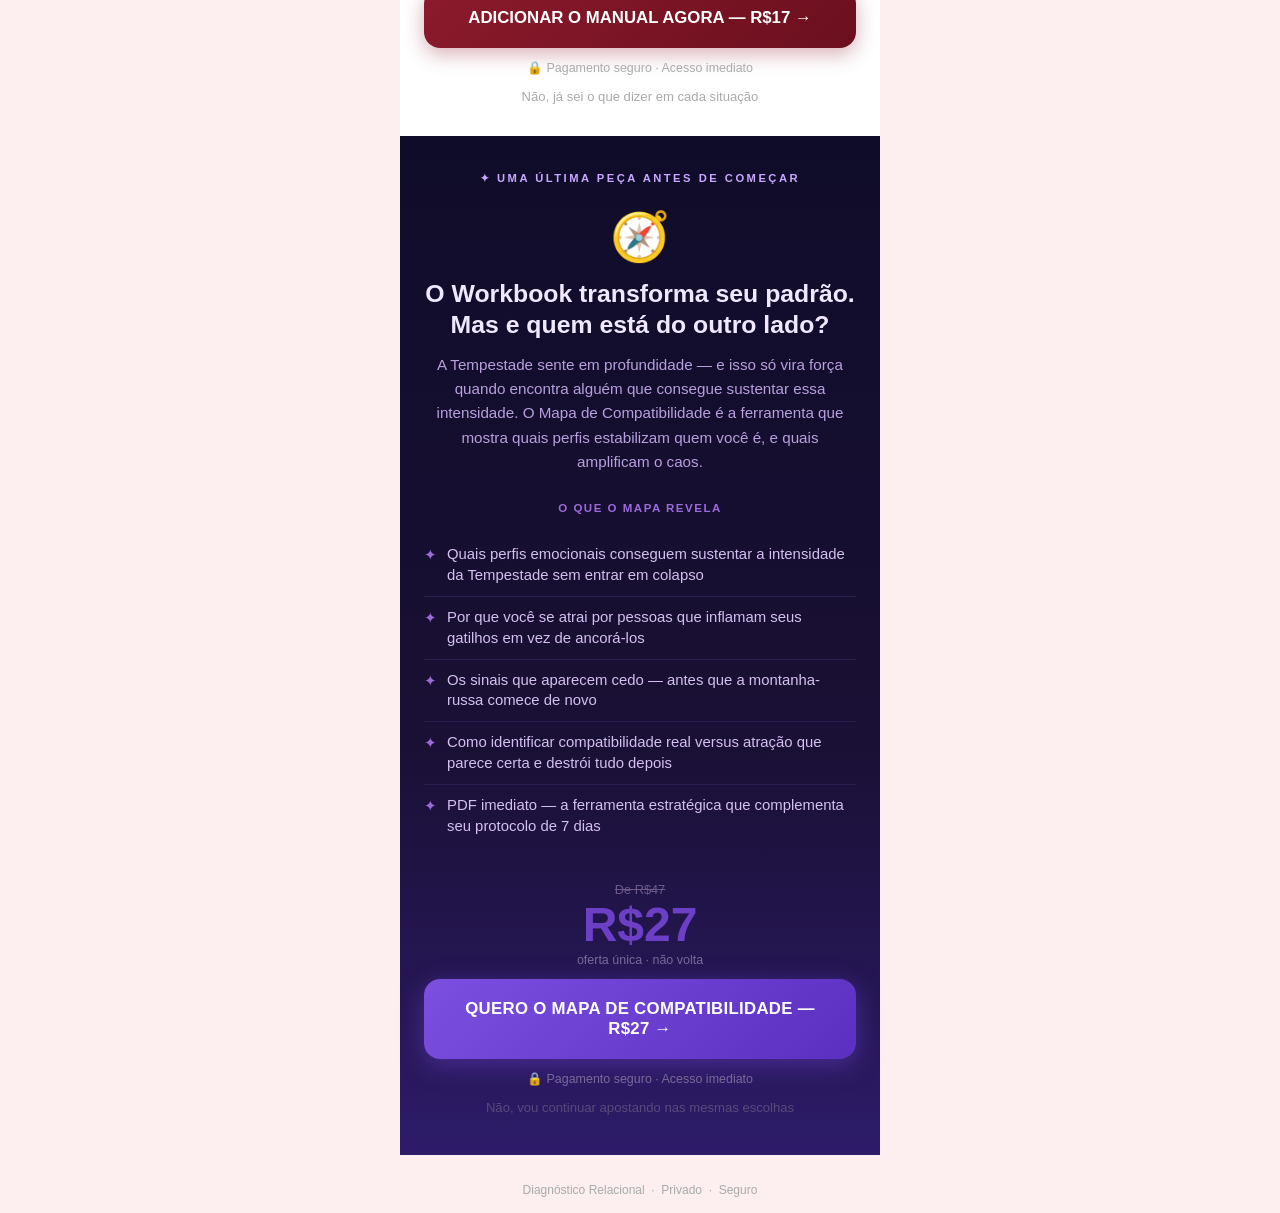
<file: entrega-tempestade.html>
<!DOCTYPE html>
<html lang="pt-BR">
<head>
  <meta charset="UTF-8">
  <meta name="viewport" content="width=device-width, initial-scale=1.0">
  <title>Acesso Liberado — Workbook A Tempestade</title>
  <link rel="stylesheet" href="style.css">
  <style>
    body { background: #FDEEF0; }
    .hero { background: linear-gradient(160deg, #8B1A2C 0%, #6B0F1E 100%); color:#FFF; text-align:center; padding:52px 24px 44px; }
    .hero-emoji { font-size:3.5rem; display:block; margin-bottom:16px; }
    .hero-label { font-size:0.72rem; font-weight:700; text-transform:uppercase; letter-spacing:2px; opacity:0.75; margin-bottom:8px; }
    .hero-title { font-size:2rem; font-weight:900; line-height:1.2; margin-bottom:12px; }
    .hero-sub { font-size:1rem; opacity:0.88; line-height:1.55; }
    .content { background:#FFF; padding:32px 24px; }
    .section-title { font-size:0.72rem; font-weight:700; text-transform:uppercase; letter-spacing:1.5px; color:#8B1A2C; margin-bottom:16px; }
    .confirm-box { background:#FDF4F5; border:1.5px solid #E8A8B0; border-radius:16px; padding:20px; margin-bottom:24px; }
    .confirm-box p { font-size:1rem; color:#333; line-height:1.7; margin:0; }
    .steps { display:flex; flex-direction:column; gap:12px; margin-bottom:24px; }
    .step { display:flex; gap:14px; align-items:flex-start; padding:14px 16px; background:#FDF4F5; border-radius:12px; }
    .step-num { width:28px; height:28px; border-radius:50%; background:#8B1A2C; color:#FFF; font-weight:800; font-size:0.85rem; display:flex; align-items:center; justify-content:center; flex-shrink:0; }
    .step-text { font-size:0.93rem; color:#333; line-height:1.5; }
    .divider { height:1px; background:#F5E0E3; margin:28px 0; }
    .oto-section { background:#FFF; padding:32px 24px; }
    .oto-hook { background:#FDEEF0; border-radius:16px; padding:22px; text-align:center; margin-bottom:24px; }
    .oto-hook-title { font-size:1.3rem; font-weight:800; color:#111; margin-bottom:8px; }
    .oto-hook-sub { font-size:0.93rem; color:#666; line-height:1.55; }
    .price-block { text-align:center; padding:16px 0 4px; }
    .price-from { font-size:0.8rem; color:#AAA; text-decoration:line-through; margin-bottom:4px; }
    .price-main { font-size:3rem; font-weight:900; color:#111; line-height:1; }
    .price-note { font-size:0.78rem; color:#888; margin-top:4px; }
    .features-list { list-style:none; margin:20px 0; }
    .features-list li { display:flex; align-items:flex-start; gap:10px; padding:10px 0; border-bottom:1px solid #F5F5F5; font-size:0.93rem; color:#333; line-height:1.4; }
    .features-list li:last-child { border-bottom:none; }
    .fi-check { color:#2E7D32; flex-shrink:0; margin-top:1px; }
    .btn-oto { display:block; width:100%; padding:20px; background:linear-gradient(135deg,#8B1A2C,#6B0F1E); color:#FFF; border:none; border-radius:16px; font-size:1.05rem; font-weight:800; text-align:center; text-decoration:none; box-shadow:0 6px 20px rgba(139,26,44,0.35); margin-top:8px; }
    .btn-skip { display:block; text-align:center; font-size:0.82rem; color:#AAA; margin-top:14px; text-decoration:none; }
    .guarantee { text-align:center; font-size:0.78rem; color:#AAA; margin-top:12px; }
    .footer { text-align:center; padding:28px 24px 16px; font-size:0.75rem; color:#AAA; }
    /* ── OTO 2: MAPA ─────────────────────────────── */
    .oto2-section { background:linear-gradient(180deg,#0F0C29 0%,#1A1035 60%,#2D1B69 100%); padding:36px 24px 40px; }
    .oto2-tag { text-align:center; font-size:0.7rem; font-weight:700; letter-spacing:2.5px; text-transform:uppercase; color:#C9A8FF; margin-bottom:24px; }
    .oto2-hook { text-align:center; margin-bottom:28px; }
    .oto2-emoji { font-size:3rem; display:block; margin-bottom:14px; }
    .oto2-title { font-size:1.55rem; font-weight:900; color:#F0E8FF; line-height:1.25; margin-bottom:12px; }
    .oto2-sub { font-size:0.95rem; color:#B8A0DD; line-height:1.6; }
    .oto2-section .section-title { color:#9B6BDA !important; }
    .oto2-section .features-list li { border-bottom-color:#2A1F50; color:#D4C0F0; }
    .oto2-section .price-from { color:#6B5A8A; }
    .oto2-section .price-note { color:#7A6A9A; }
    .oto2-section .guarantee { color:#7A6A9A; }
    .oto2-section .btn-skip { color:#5A4A7A; }
    .btn-oto2 { display:block; width:100%; padding:20px; background:linear-gradient(135deg,#7B4FE0,#5B2FBF); color:#FFF; border:none; border-radius:16px; font-size:1.05rem; font-weight:800; text-align:center; text-decoration:none; box-shadow:0 6px 24px rgba(108,63,199,0.5); margin-top:8px; letter-spacing:0.3px; }
  </style>
</head>
<body>

<div class="page-wrap" style="padding:0;max-width:480px;">

  <div class="hero">
    <span class="hero-emoji">🌪️</span>
    <p class="hero-label">Acesso liberado</p>
    <h1 class="hero-title">Seu Workbook A Tempestade está chegando</h1>
    <p class="hero-sub">Você escolheu se entender de verdade. Isso muda tudo.</p>
  </div>

  <div class="content">
    <p class="section-title">O que acontece agora</p>

    <div class="confirm-box">
      <p>Sua compra foi confirmada. A Hotmart vai enviar o <strong>Workbook A Tempestade — 7 Dias</strong> diretamente para o seu e-mail em instantes. Verifique também a caixa de spam.</p>
    </div>

    <div class="steps">
      <div class="step">
        <div class="step-num">1</div>
        <p class="step-text"><strong>Abra o e-mail da Hotmart</strong> com o assunto "Seu produto está disponível"</p>
      </div>
      <div class="step">
        <div class="step-num">2</div>
        <p class="step-text"><strong>Baixe o PDF</strong> do Workbook A Tempestade — 7 dias de reprogramação do seu padrão</p>
      </div>
      <div class="step">
        <div class="step-num">3</div>
        <p class="step-text"><strong>Comece pelo Dia 1 hoje</strong> — cada bloco leva menos de 15 minutos</p>
      </div>
    </div>

    <div class="divider"></div>
    <p class="section-title">Uma última coisa antes de começar</p>
    <p style="font-size:0.95rem;color:#555;line-height:1.7;">O Workbook vai te mostrar <em>o que</em> trabalhar. Mas você vai precisar saber <strong>o que dizer</strong> nos momentos difíceis — quando a intensidade subir, quando a distância aparecer, quando você quiser reconectar sem perder o controle.</p>
  </div>

  <div class="oto-section">
    <div class="oto-hook">
      <p class="oto-hook-title">Adicione o Manual de Conversas</p>
      <p class="oto-hook-sub">Roteiros emocionais para as situações mais difíceis — com seções específicas para A Guardiã, A Tempestade e A Distante.</p>
    </div>

    <p class="section-title" style="text-align:center;">O que você recebe</p>
    <ul class="features-list">
      <li><span class="fi-check">✓</span> Roteiros prontos para os momentos de maior intensidade</li>
      <li><span class="fi-check">✓</span> O que dizer quando sentir a reação impulsiva chegando</li>
      <li><span class="fi-check">✓</span> Frases para pedir o que precisa sem gerar conflito</li>
      <li><span class="fi-check">✓</span> Cobre os 3 padrões relacionais em profundidade</li>
      <li><span class="fi-check">✓</span> PDF imediato — use junto com o Workbook</li>
    </ul>

    <div class="price-block">
      <p class="price-from">De R$37</p>
      <p class="price-main">R$17</p>
      <p class="price-note">oferta única · não volta</p>
    </div>

    <a href="https://go.hotmart.com/G105624436K" class="btn-oto">ADICIONAR O MANUAL AGORA — R$17 →</a>
    <p class="guarantee">🔒 Pagamento seguro · Acesso imediato</p>
    <a href="#" class="btn-skip" onclick="return false;">Não, já sei o que dizer em cada situação</a>
  </div>

  <!-- ═══════════════════════════════════════════ -->
  <!-- OTO 2 — MAPA DE COMPATIBILIDADE           -->
  <!-- ═══════════════════════════════════════════ -->
  <div class="oto2-section">
    <div class="oto2-tag">✦ Uma última peça antes de começar</div>
    <div class="oto2-hook">
      <span class="oto2-emoji">🧭</span>
      <h2 class="oto2-title">O Workbook transforma seu padrão.<br>Mas e quem está do outro lado?</h2>
      <p class="oto2-sub">A Tempestade sente em profundidade — e isso só vira força quando encontra alguém que consegue sustentar essa intensidade. O Mapa de Compatibilidade é a ferramenta que mostra quais perfis estabilizam quem você é, e quais amplificam o caos.</p>
    </div>

    <p class="section-title" style="text-align:center;color:#9B6BDA;">O que o Mapa revela</p>
    <ul class="features-list">
      <li><span class="fi-check" style="color:#9B6BDA;">✦</span> Quais perfis emocionais conseguem sustentar a intensidade da Tempestade sem entrar em colapso</li>
      <li><span class="fi-check" style="color:#9B6BDA;">✦</span> Por que você se atrai por pessoas que inflamam seus gatilhos em vez de ancorá-los</li>
      <li><span class="fi-check" style="color:#9B6BDA;">✦</span> Os sinais que aparecem cedo — antes que a montanha-russa comece de novo</li>
      <li><span class="fi-check" style="color:#9B6BDA;">✦</span> Como identificar compatibilidade real versus atração que parece certa e destrói tudo depois</li>
      <li><span class="fi-check" style="color:#9B6BDA;">✦</span> PDF imediato — a ferramenta estratégica que complementa seu protocolo de 7 dias</li>
    </ul>

    <div class="price-block">
      <p class="price-from">De R$47</p>
      <p class="price-main" style="color:#6C3FC7;">R$27</p>
      <p class="price-note">oferta única · não volta</p>
    </div>

    <a href="https://go.hotmart.com/L105624307I" class="btn-oto2">QUERO O MAPA DE COMPATIBILIDADE — R$27 →</a>
    <p class="guarantee">🔒 Pagamento seguro · Acesso imediato</p>
    <a href="#" class="btn-skip" onclick="return false;">Não, vou continuar apostando nas mesmas escolhas</a>
  </div>

  <div class="footer">Diagnóstico Relacional &nbsp;·&nbsp; Privado &nbsp;·&nbsp; Seguro</div>
</div>

</body>
</html>
</file>
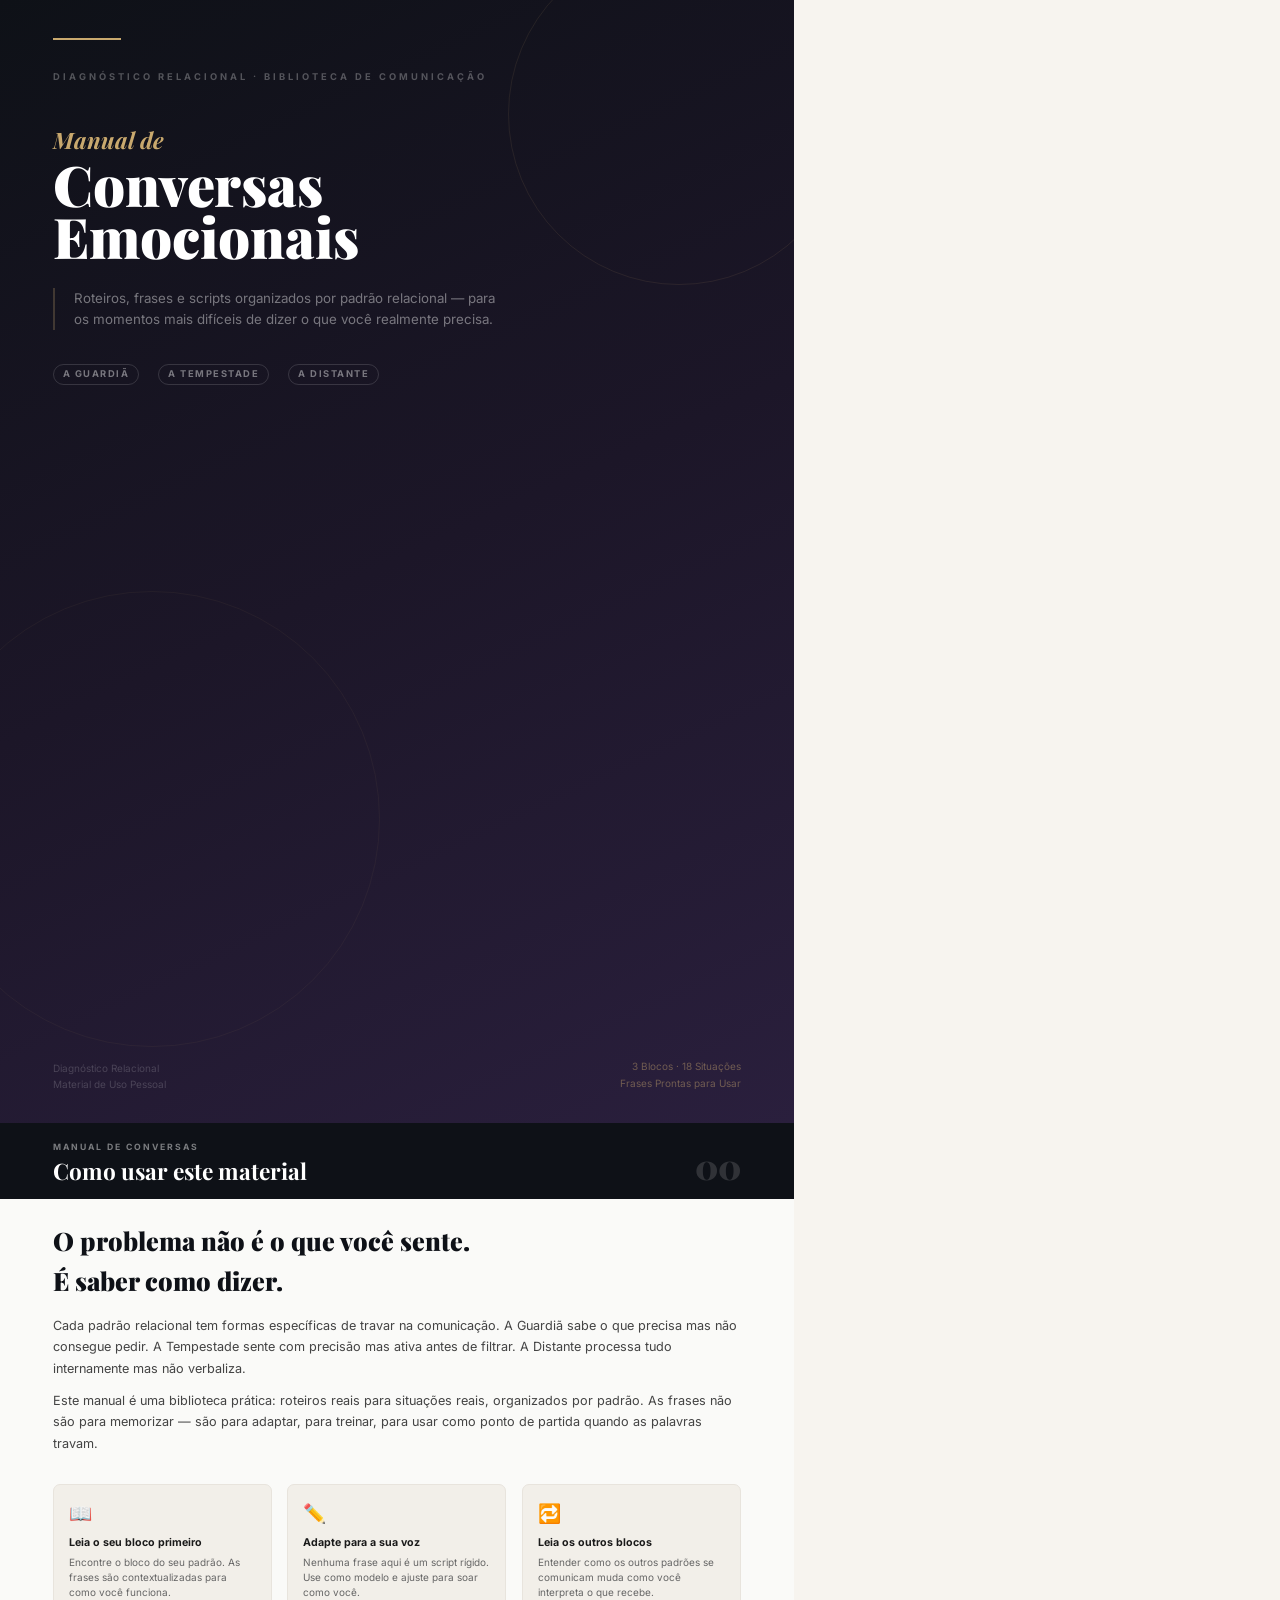
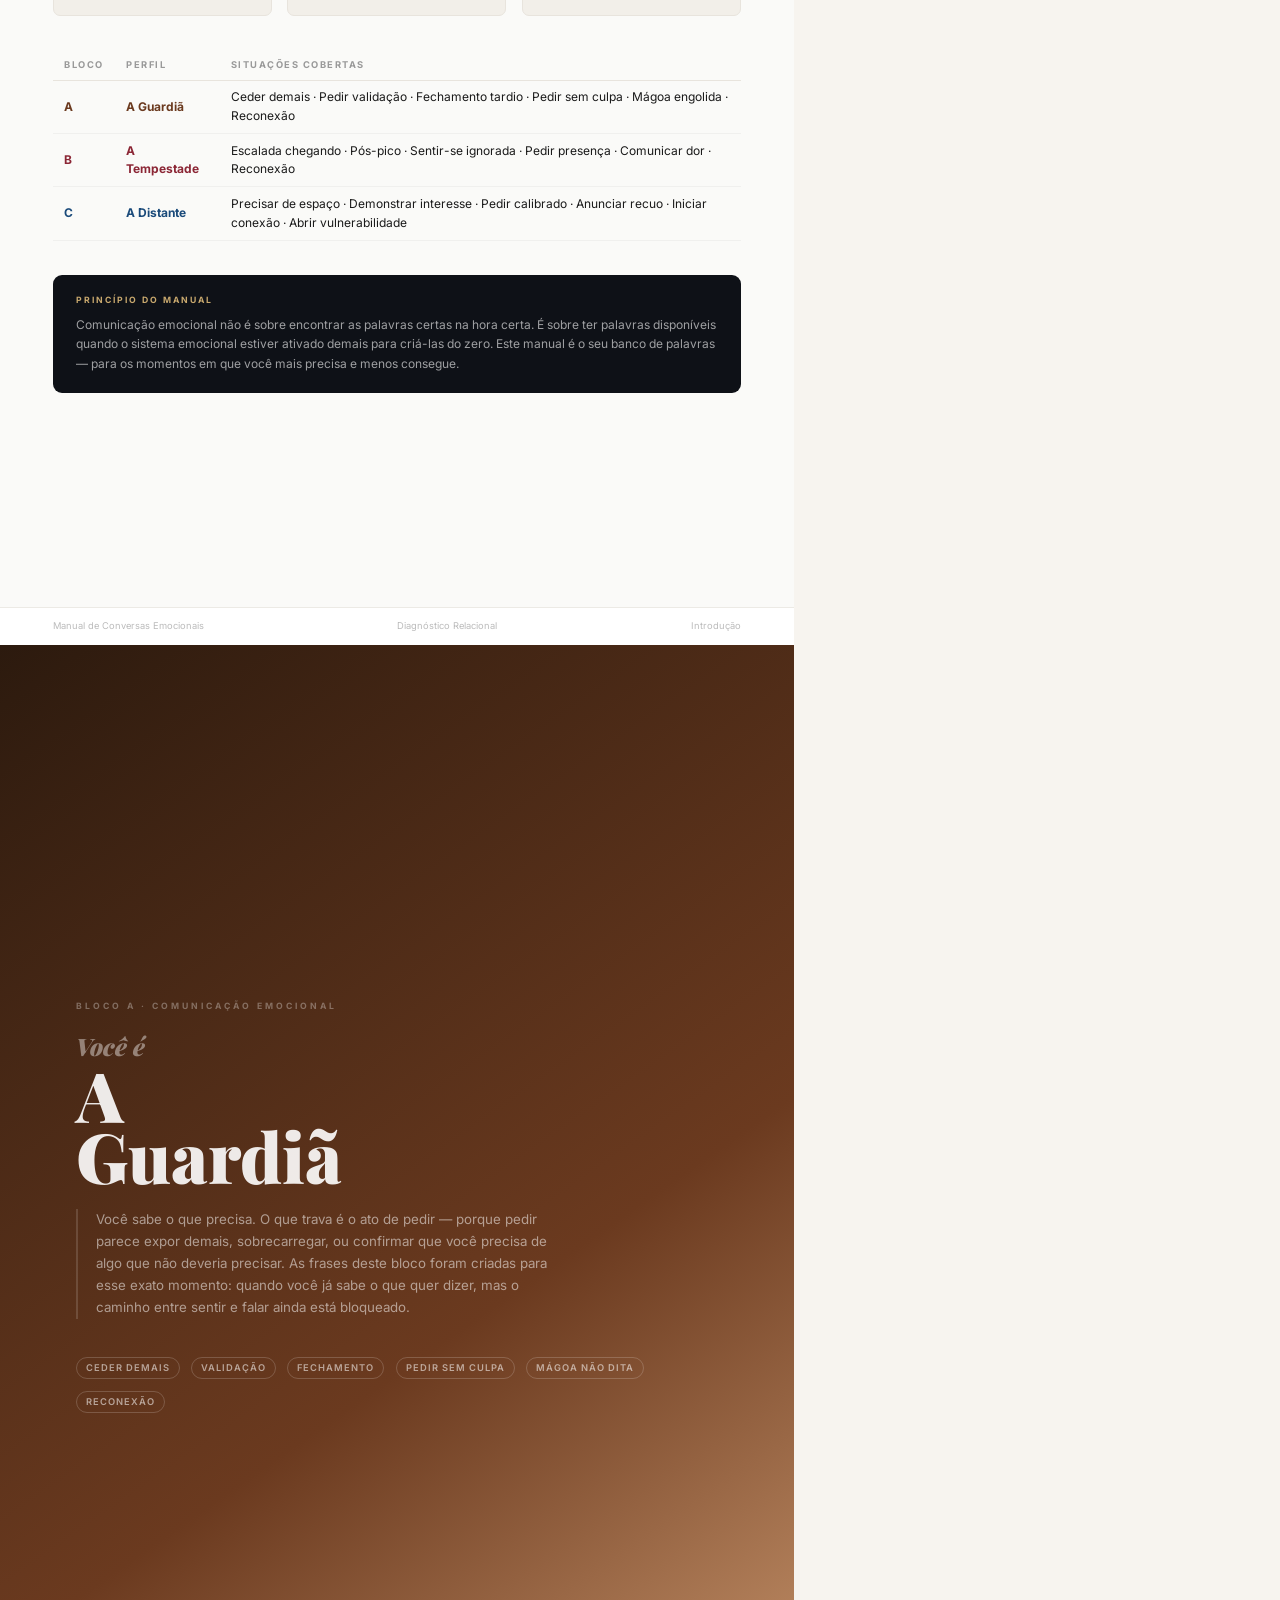
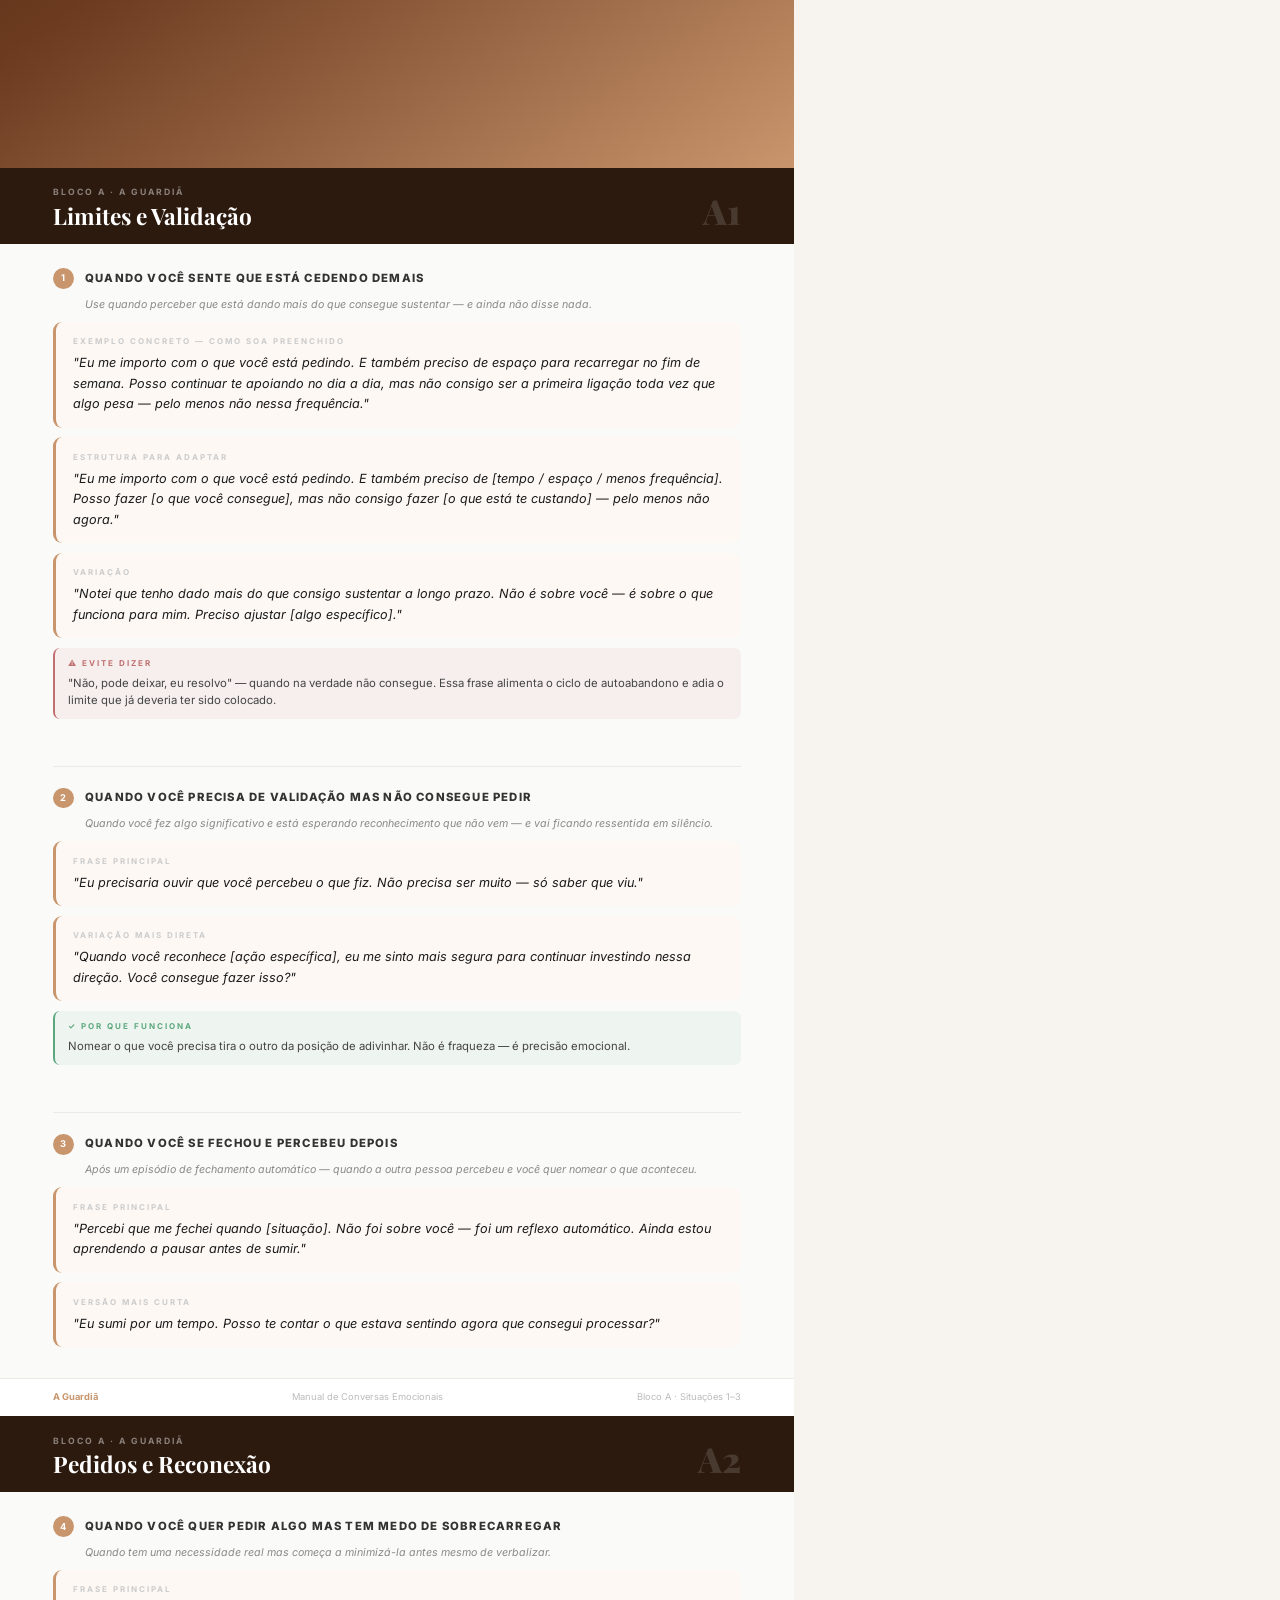
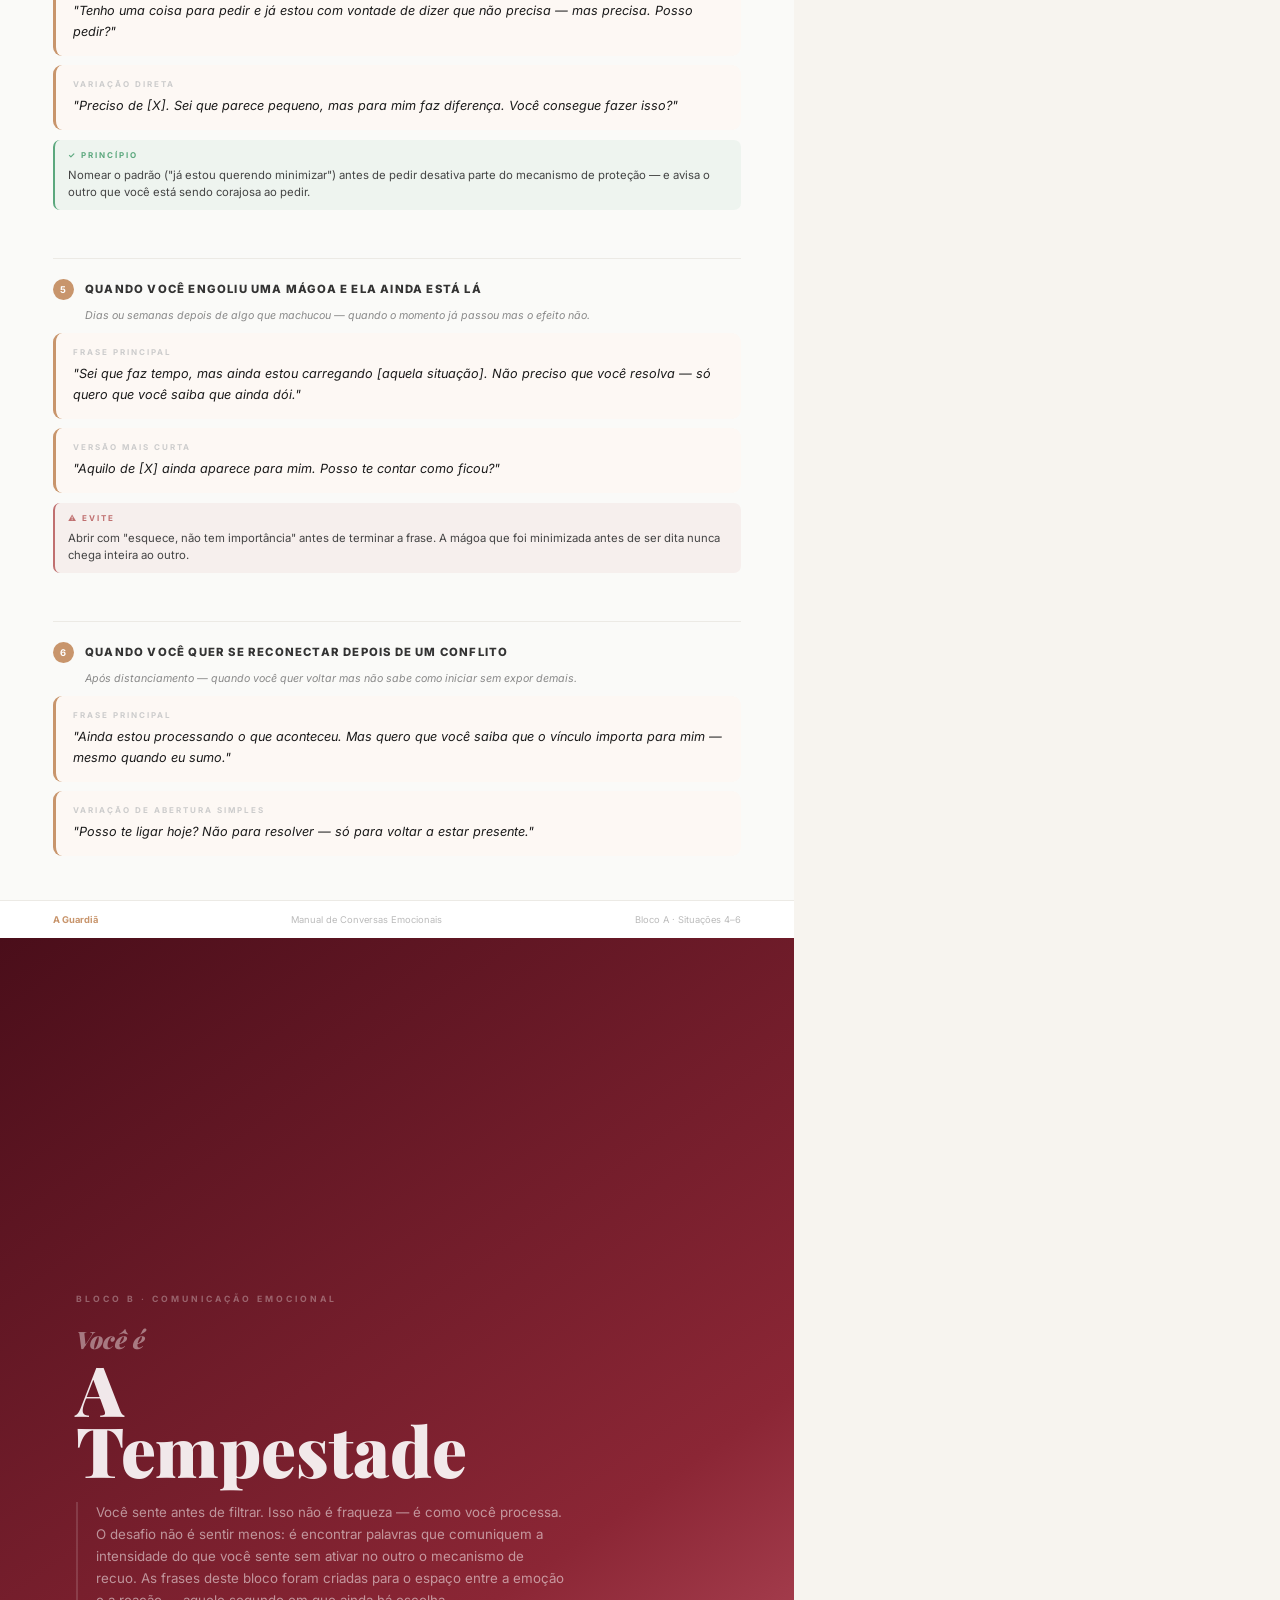
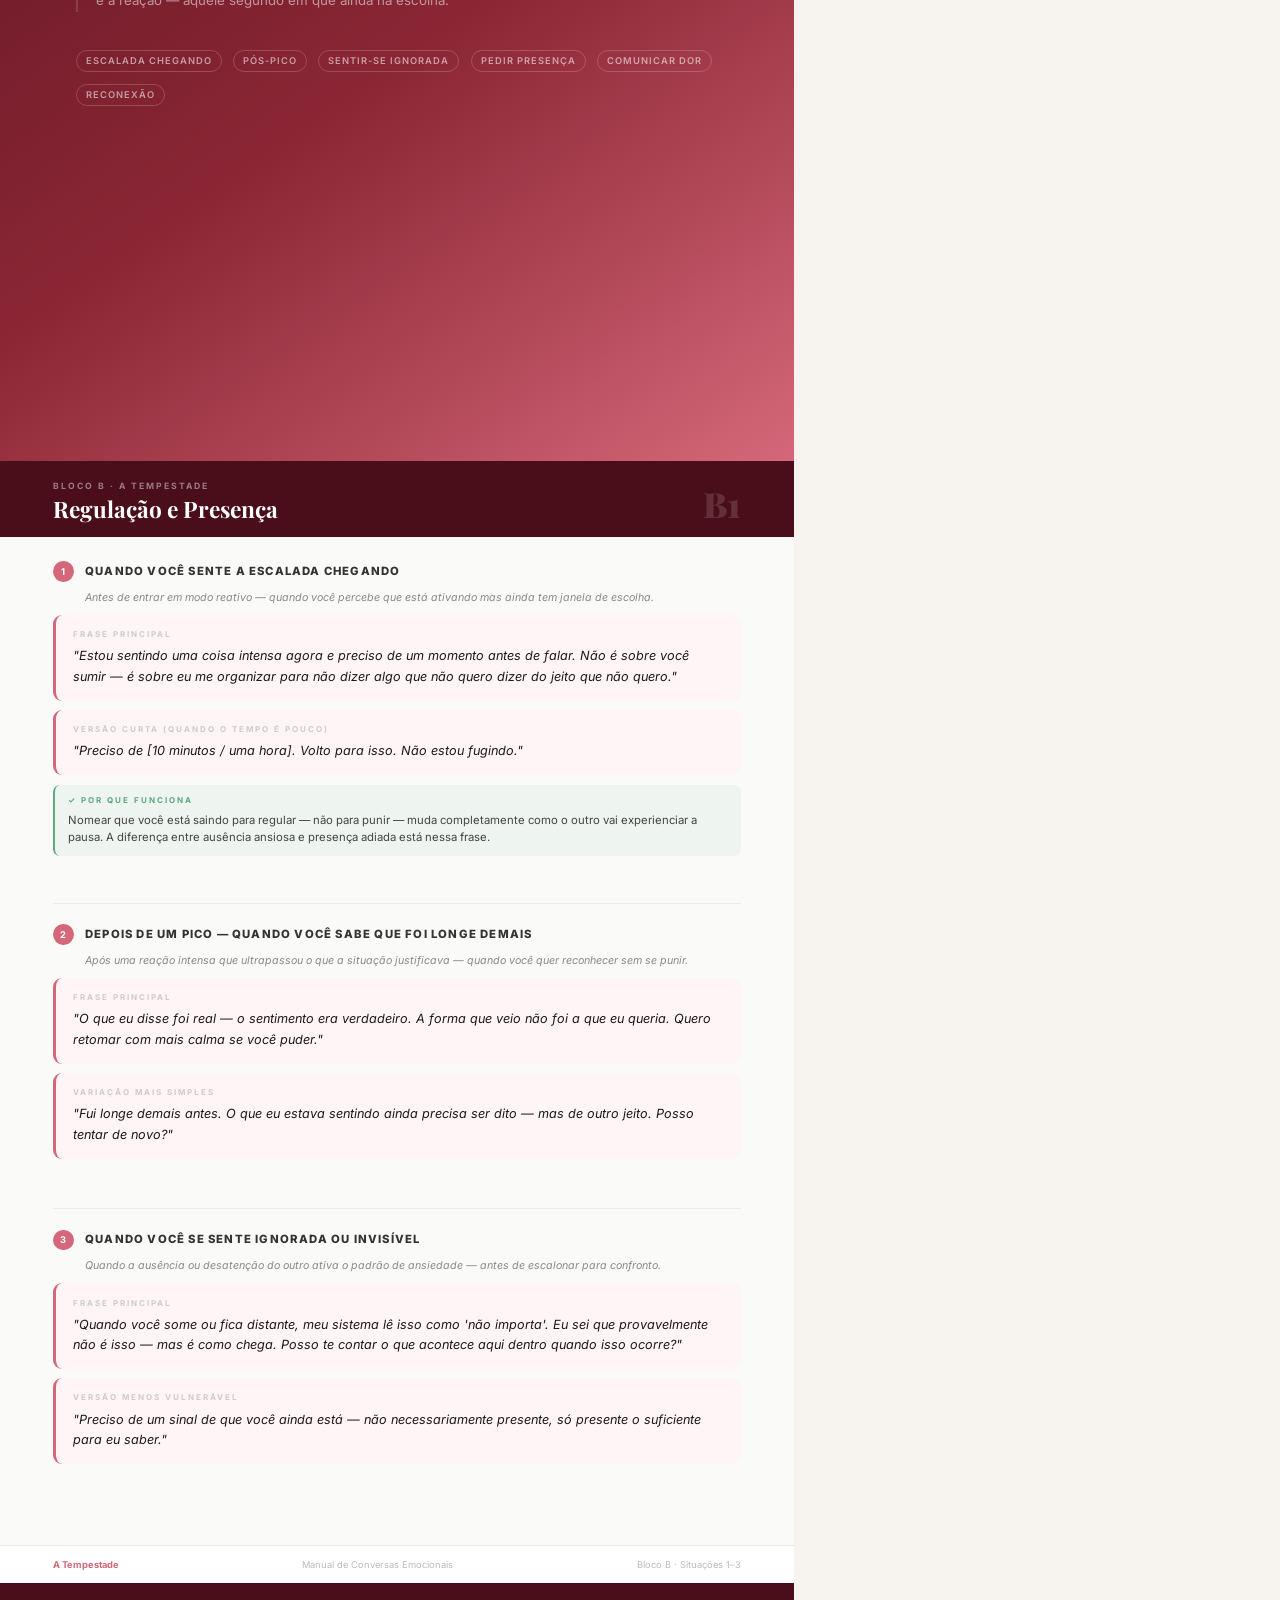
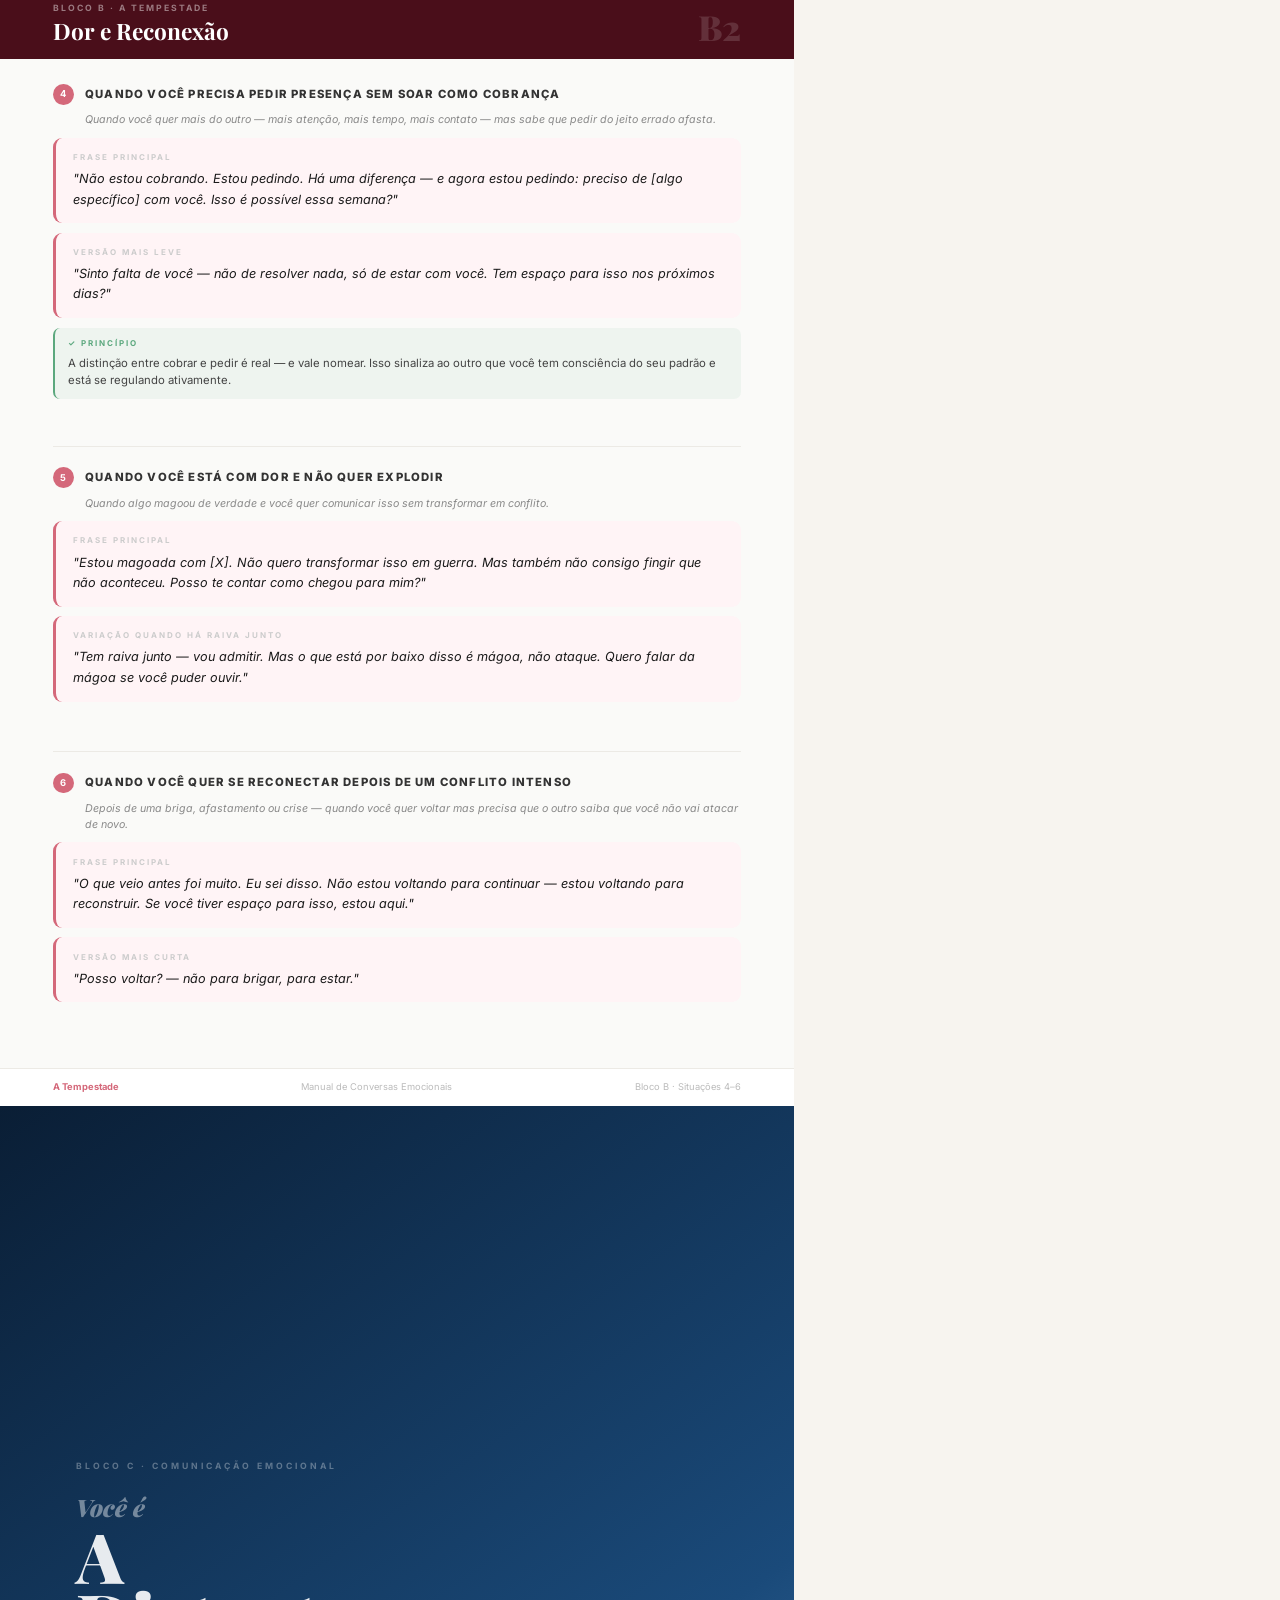
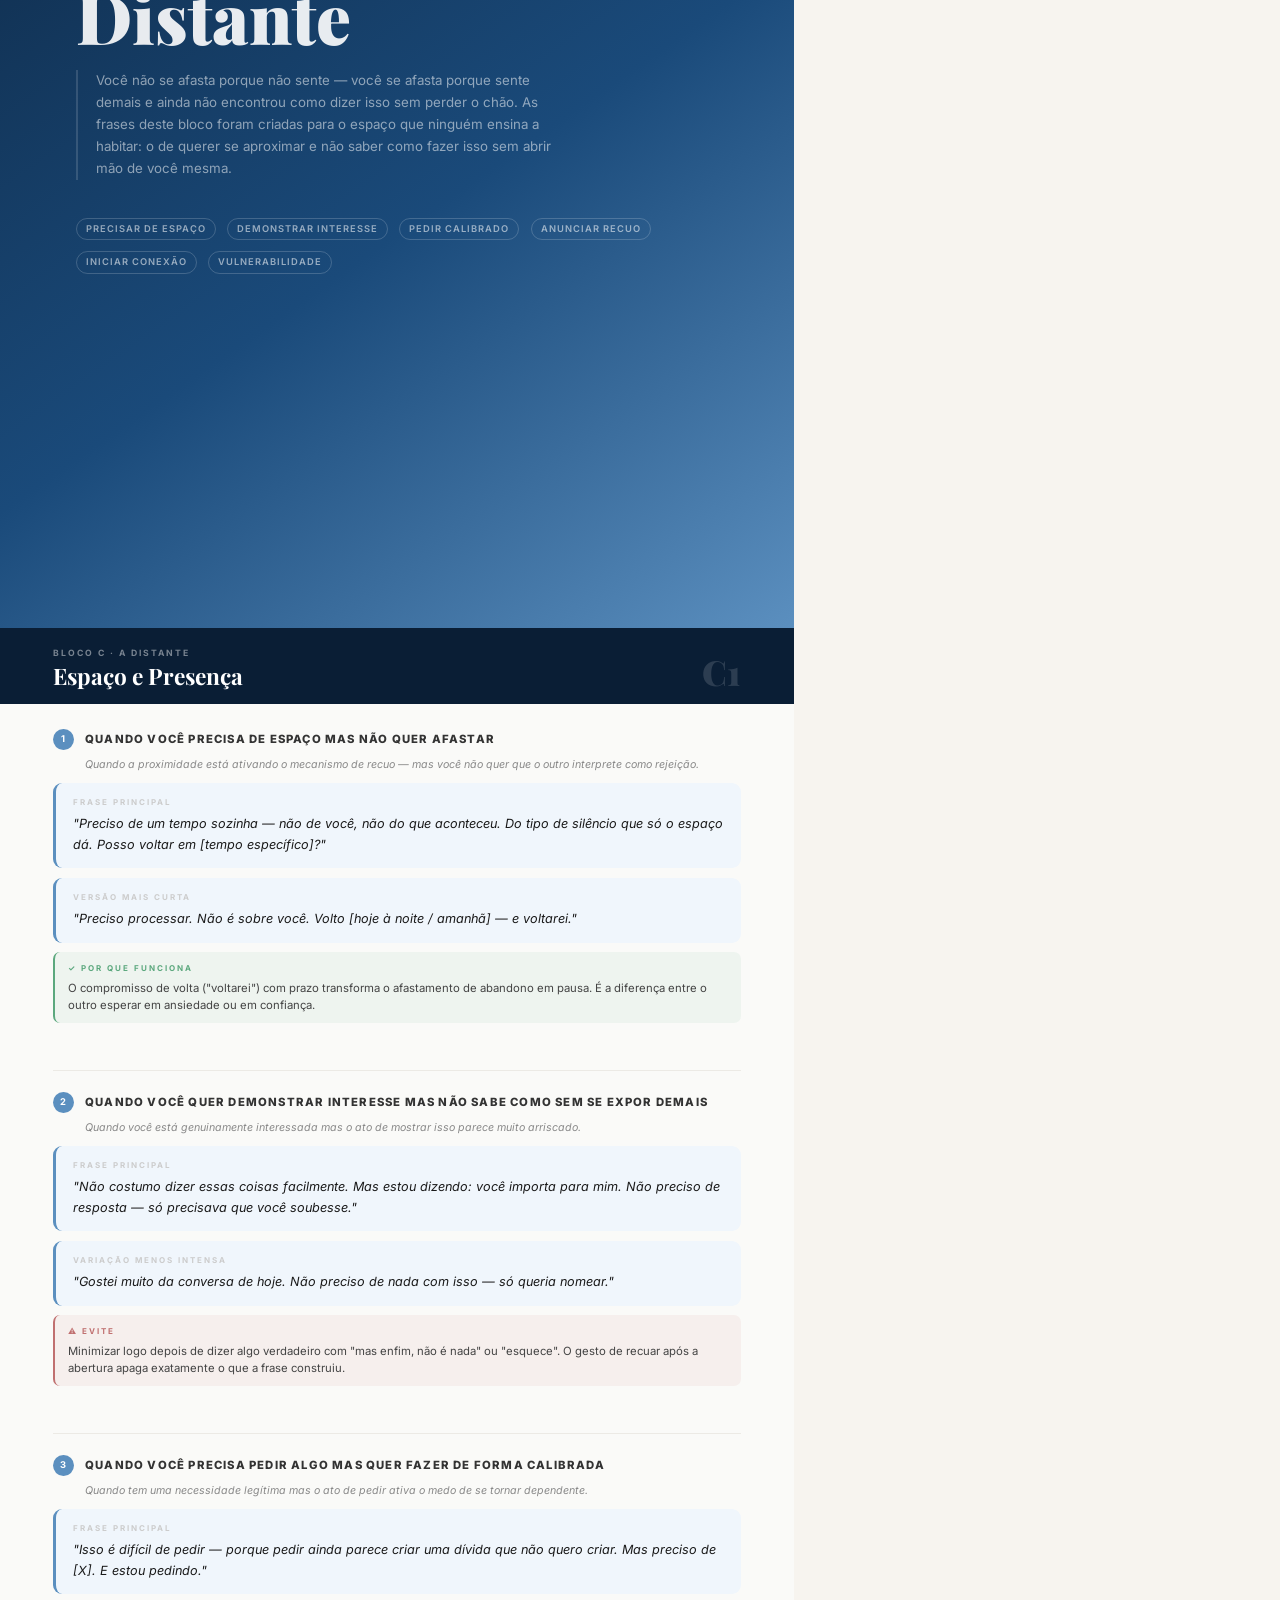
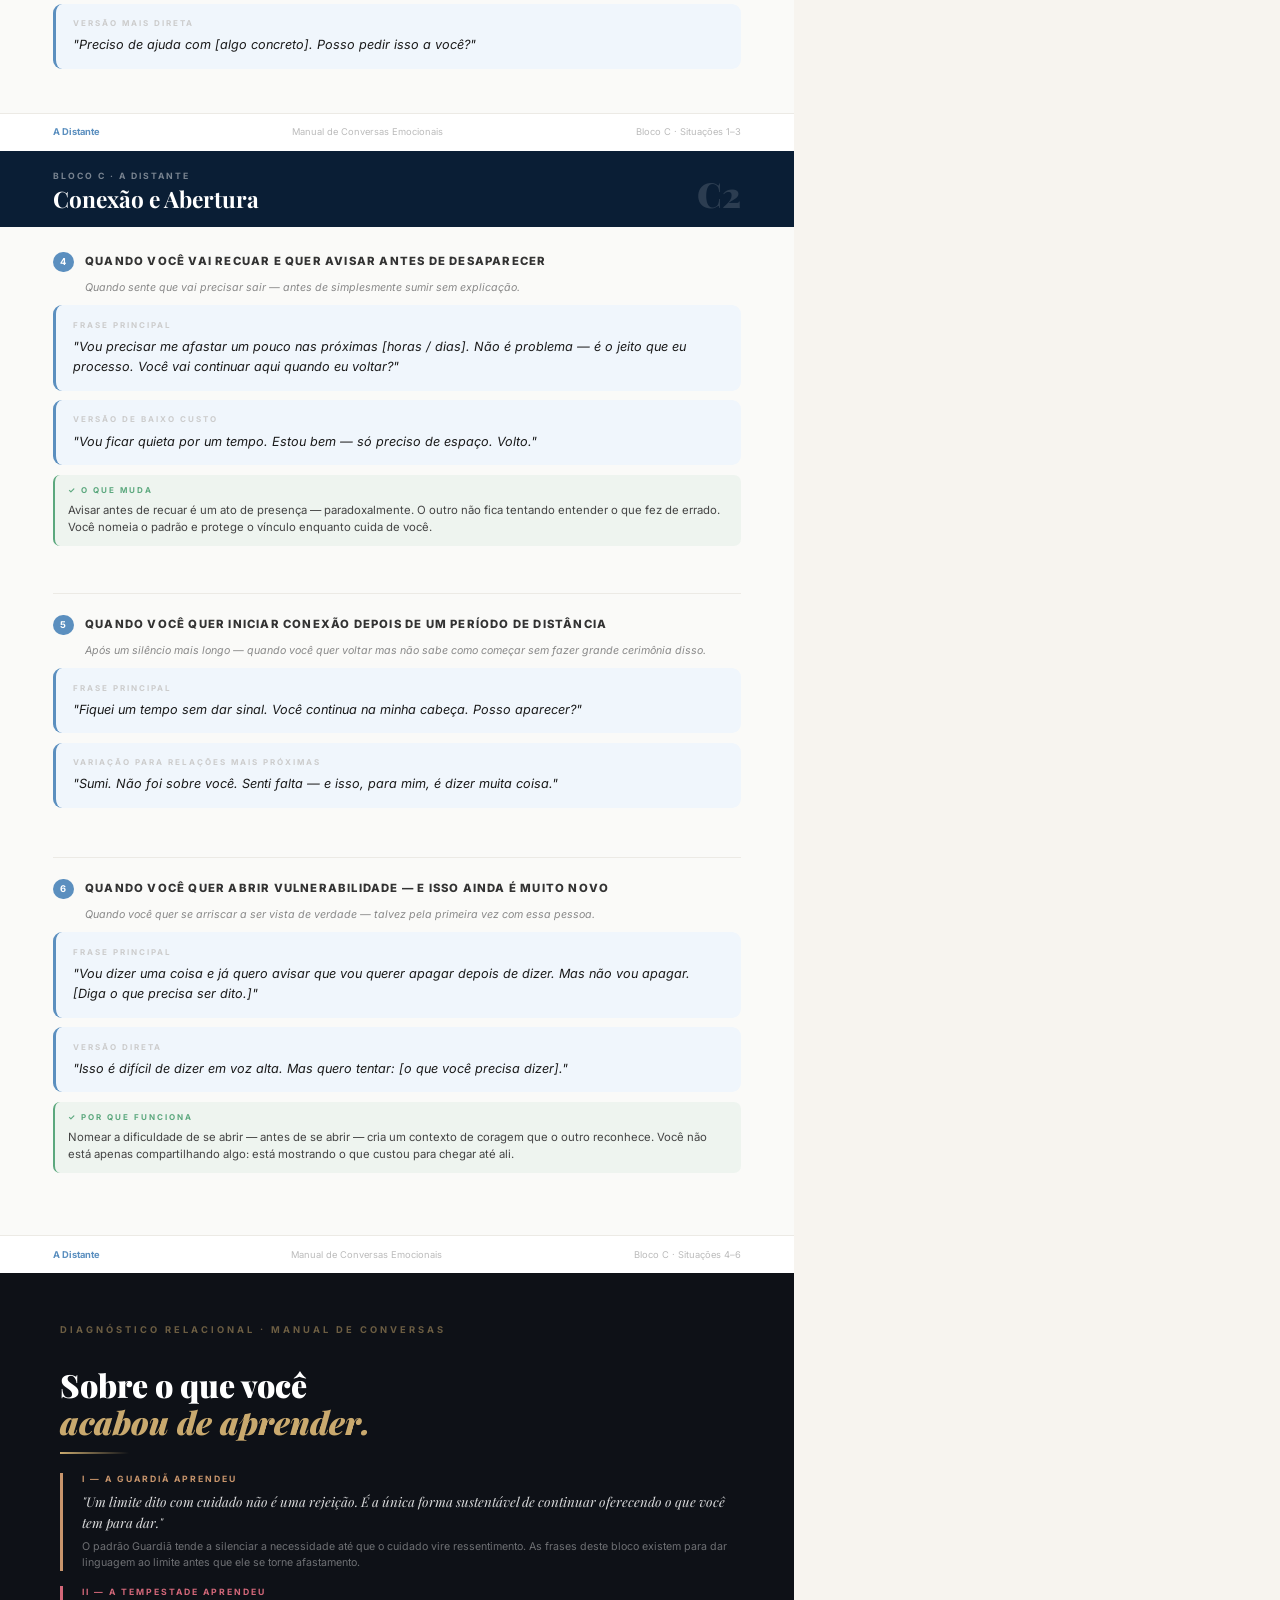
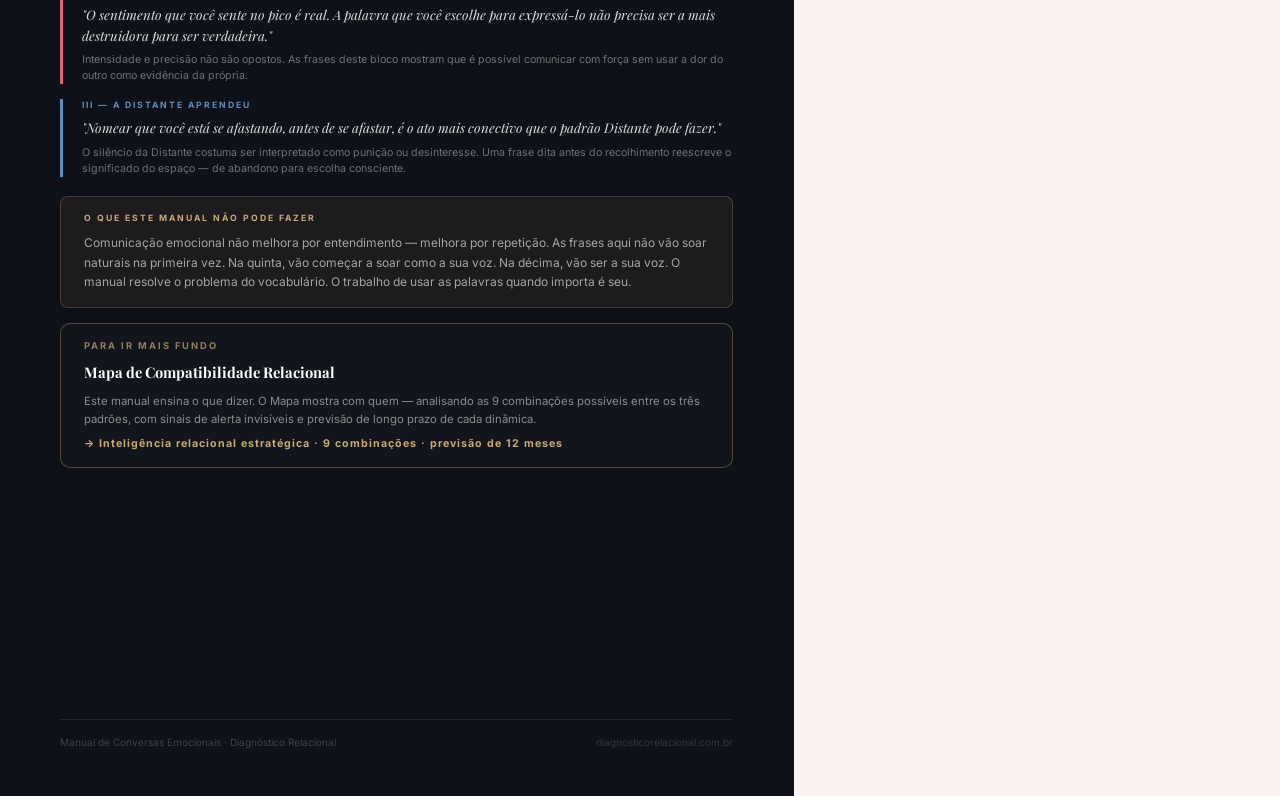
<file: manual-conversas.html>
<!DOCTYPE html>
<html lang="pt-BR">
<head>
<meta charset="UTF-8">
<title>Manual de Conversas Emocionais — Diagnóstico Relacional</title>
<link href="https://fonts.googleapis.com/css2?family=Playfair+Display:ital,wght@0,700;0,900;1,700&family=Inter:wght@300;400;500;600;700&display=swap" rel="stylesheet">
<style>
* { margin: 0; padding: 0; box-sizing: border-box; }

@page { size: A4; margin: 0; }

body {
  font-family: 'Inter', Arial, sans-serif;
  font-size: 10pt;
  color: #1a1a1a;
  background: #F7F4EF;
  line-height: 1.55;
}

@media print {
  * { -webkit-print-color-adjust: exact !important; print-color-adjust: exact !important; }
  .page { page-break-after: always; break-after: page; }
  .page:last-child { page-break-after: avoid; break-after: avoid; }
  .frase-card, .variacao-box, .page-header, .bloco-intro-page,
  .situacao-block, .capa {
    page-break-inside: avoid; break-inside: avoid;
  }
  body { font-size: 9.5pt !important; line-height: 1.5 !important; }
  .page { padding: 12mm 14mm !important; }
  .capa { padding: 16mm !important; }
  .bloco-intro-page { padding: 16mm !important; }
  .page-header { padding: 3mm 0 !important; margin-bottom: 4mm !important; }
  .situacao-block { margin-bottom: 4mm !important; }
  .sit-ctx { margin-bottom: 2mm !important; font-size: 8.5pt !important; }
  .frase-card { padding: 3mm 4mm !important; margin-bottom: 2mm !important; }
  .frase-txt { font-size: 9.5pt !important; line-height: 1.5 !important; }
  .variacao-box { padding: 3mm 4mm !important; margin-bottom: 2mm !important; }
  .var-txt { font-size: 8.5pt !important; }
  .divisor { margin: 3mm 0 !important; }
  .page-footer { padding-top: 2mm !important; margin-top: auto !important; }
  .principio-box { padding: 4mm 5mm !important; margin-top: 3mm !important; }
}

/* ═══════════════ CAPA ═══════════════ */
.capa {
  background: linear-gradient(155deg, #0E1117 0%, #1C1628 50%, #2A1F3D 100%) !important;
  width: 210mm;
  height: 297mm;
  display: flex;
  flex-direction: column;
  justify-content: space-between;
  padding: 18mm 18mm 16mm;
  position: relative;
  overflow: hidden;
}
.capa::before {
  content: '';
  position: absolute;
  top: -15mm; right: -15mm;
  width: 90mm; height: 90mm;
  border-radius: 50%;
  border: 1px solid rgba(201,169,110,0.10);
}
.capa::after {
  content: '';
  position: absolute;
  bottom: 20mm; left: -20mm;
  width: 120mm; height: 120mm;
  border-radius: 50%;
  border: 1px solid rgba(201,169,110,0.06);
}
.capa-linha { width: 18mm; height: 2px; background: #C9A96E; margin-bottom: 8mm; }
.capa-tag {
  font-size: 7pt; font-weight: 700; letter-spacing: 3px;
  text-transform: uppercase; color: rgba(255,255,255,0.28); margin-bottom: 12mm;
}
.capa-titulo {
  font-family: 'Playfair Display', Georgia, serif;
  font-size: 42pt; font-weight: 900; line-height: 0.92; color: #fff;
}
.capa-titulo em {
  display: block; font-size: 17pt; color: #C9A96E;
  font-style: italic; font-weight: 700; margin-bottom: 2mm;
}
.capa-sub {
  font-size: 10pt; color: rgba(255,255,255,0.42); line-height: 1.6;
  max-width: 120mm; border-left: 2px solid rgba(201,169,110,0.25);
  padding-left: 5mm; margin-top: 7mm;
}
.capa-perfis { display: flex; gap: 5mm; margin-top: 9mm; }
.capa-perfil-tag {
  font-size: 7pt; font-weight: 700; letter-spacing: 1.5px;
  text-transform: uppercase; padding: 2px 9px; border-radius: 20px;
  border: 1px solid rgba(255,255,255,0.14); color: rgba(255,255,255,0.42);
}
.capa-rodape {
  display: flex; justify-content: space-between; align-items: flex-end;
  position: relative; z-index: 2;
}
.capa-marca { font-size: 7.5pt; color: rgba(255,255,255,0.18); line-height: 1.6; }
.capa-info { font-size: 7.5pt; color: rgba(201,169,110,0.45); text-align: right; line-height: 1.7; }

/* ═══════════════ PÁGINA GERAL ═══════════════ */
.page {
  width: 210mm;
  min-height: 297mm;
  padding: 10mm 14mm 8mm;
  display: flex;
  flex-direction: column;
  background: #FAFAF8;
  position: relative;
}

/* ═══════════════ PAGE HEADER ═══════════════ */
.page-header {
  margin: -10mm -14mm 6mm;
  padding: 5mm 14mm 4mm;
  display: flex; align-items: flex-end; justify-content: space-between;
}
.header-intro     { background: #0E1117 !important; }
.header-guardia   { background: #2C1A0E !important; }
.header-tempestade{ background: #4A0E1A !important; }
.header-distante  { background: #0A1E35 !important; }

.ph-left { flex: 1; }
.ph-label { font-size: 6.5pt; font-weight: 700; letter-spacing: 2px; text-transform: uppercase; color: rgba(255,255,255,0.45); margin-bottom: 1mm; }
.ph-title { font-family: 'Playfair Display', Georgia, serif; font-size: 17pt; font-weight: 700; color: #fff; line-height: 1.1; }
.ph-right { text-align: right; }
.ph-num { font-family: 'Playfair Display', Georgia, serif; font-size: 26pt; font-weight: 900; color: rgba(255,255,255,0.14); line-height: 1; }

/* ═══════════════ BLOCO INTRO ═══════════════ */
.bloco-intro-page {
  width: 210mm; height: 297mm;
  display: flex; flex-direction: column; justify-content: center;
  padding: 20mm; position: relative; overflow: hidden;
}
.bloco-intro-page.guardia    { background: linear-gradient(145deg, #2C1A0E 0%, #6B3A1F 60%, #C8956C 100%) !important; }
.bloco-intro-page.tempestade { background: linear-gradient(145deg, #4A0E1A 0%, #8B2635 60%, #D4687A 100%) !important; }
.bloco-intro-page.distante   { background: linear-gradient(145deg, #0A1E35 0%, #1A4A7A 60%, #5B8FBF 100%) !important; }

.bloco-num { font-size: 6.5pt; font-weight: 700; letter-spacing: 3px; text-transform: uppercase; color: rgba(255,255,255,0.32); margin-bottom: 6mm; }
.bloco-perfil {
  font-family: 'Playfair Display', Georgia, serif;
  font-size: 52pt; font-weight: 900; line-height: 0.88;
  color: rgba(255,255,255,0.9); margin-bottom: 6mm;
}
.bloco-perfil span { display: block; font-size: 18pt; color: rgba(255,255,255,0.42); font-style: italic; margin-bottom: 2mm; }
.bloco-desc {
  font-size: 10pt; color: rgba(255,255,255,0.52); line-height: 1.65;
  max-width: 130mm; border-left: 2px solid rgba(255,255,255,0.14);
  padding-left: 5mm; margin-bottom: 10mm;
}
.bloco-temas { display: flex; flex-wrap: wrap; gap: 3mm; }
.bloco-tag {
  font-size: 7pt; font-weight: 600; letter-spacing: 1px; text-transform: uppercase;
  padding: 3px 9px; border-radius: 20px;
  border: 1px solid rgba(255,255,255,0.18); color: rgba(255,255,255,0.55);
}

/* ═══════════════ INTRO PAGE ═══════════════ */
.intro-titulo {
  font-family: 'Playfair Display', Georgia, serif;
  font-size: 19pt; font-weight: 900; color: #0E1117; margin-bottom: 4mm;
}
.intro-texto { font-size: 9.5pt; color: #444; line-height: 1.68; margin-bottom: 3mm; }

.como-usar { display: grid; grid-template-columns: 1fr 1fr 1fr; gap: 4mm; margin: 5mm 0; }
.cu-item { background: #F2EFE9; border: 1px solid #E8E4DD; border-radius: 7px; padding: 4mm; }
.cu-icon { font-size: 14pt; margin-bottom: 1.5mm; }
.cu-titulo { font-size: 8pt; font-weight: 700; color: #1a1a1a; margin-bottom: 1mm; }
.cu-texto { font-size: 7.5pt; color: #666; line-height: 1.5; }

.indice-tb { width: 100%; border-collapse: collapse; margin: 4mm 0; }
.indice-tb th { text-align: left; font-size: 7pt; font-weight: 700; letter-spacing: 1.5px; text-transform: uppercase; color: #999; padding: 2mm 3mm; border-bottom: 1px solid #E8E4DD; }
.indice-tb td { font-size: 9pt; padding: 2mm 3mm; border-bottom: 1px solid rgba(0,0,0,0.04); vertical-align: middle; }
.td-g { color: #6B3A1F; font-weight: 700; }
.td-t { color: #8B2635; font-weight: 700; }
.td-d { color: #1A4A7A; font-weight: 700; }

.principio-box { background: #0E1117; border-radius: 9px; padding: 5mm 6mm; margin-top: 5mm; }
.principio-tit { font-size: 6.5pt; font-weight: 700; letter-spacing: 2px; text-transform: uppercase; color: #C9A96E; margin-bottom: 2mm; }
.principio-txt { font-size: 9pt; color: rgba(255,255,255,0.6); line-height: 1.65; }

/* ═══════════════ SITUAÇÃO ═══════════════ */
.situacao-block { margin-bottom: 5.5mm; }
.situacao-label { display: inline-flex; align-items: center; gap: 3mm; margin-bottom: 2mm; }
.sit-num {
  width: 5.5mm; height: 5.5mm; border-radius: 50%;
  display: flex; align-items: center; justify-content: center;
  font-size: 7pt; font-weight: 700; color: #fff; flex-shrink: 0;
}
.num-g { background: #C8956C; }
.num-t { background: #D4687A; }
.num-d { background: #5B8FBF; }
.sit-titulo { font-size: 8.5pt; font-weight: 800; letter-spacing: 1.2px; text-transform: uppercase; color: #333; }
.sit-ctx { font-size: 8pt; color: #888; font-style: italic; line-height: 1.5; margin-bottom: 2.5mm; padding-left: 8.5mm; }

/* ═══════════════ FRASE CARD ═══════════════ */
.frase-card { border-radius: 9px; padding: 3.5mm 4.5mm; margin-bottom: 2.5mm; }
.frase-card.guardia    { background: #FDF8F4; border-left: 3px solid #C8956C; }
.frase-card.tempestade { background: #FFF4F6; border-left: 3px solid #D4687A; }
.frase-card.distante   { background: #F0F6FC; border-left: 3px solid #5B8FBF; }

.frase-lbl { font-size: 6pt; font-weight: 700; letter-spacing: 2px; text-transform: uppercase; color: #ccc; margin-bottom: 1.5mm; }
.frase-txt { font-size: 9.5pt; font-style: italic; color: #1a1a1a; line-height: 1.62; }

/* ═══════════════ VARIAÇÃO ═══════════════ */
.variacao-box { border-radius: 7px; padding: 2.5mm 3.5mm; margin-bottom: 2mm; }
.variacao-box.ok  { background: rgba(50,150,100,0.06); border-left: 2px solid #5ca87e; }
.variacao-box.nao { background: rgba(180,50,50,0.05); border-left: 2px solid #c07070; }
.var-tit { font-size: 6pt; font-weight: 700; letter-spacing: 2px; text-transform: uppercase; margin-bottom: 1.5mm; }
.ok  .var-tit { color: #5ca87e; }
.nao .var-tit { color: #c07070; }
.var-txt { font-size: 8.5pt; color: #444; line-height: 1.5; }

.divisor { height: 1px; background: #ECEAE5; margin: 5mm 0; }

/* ═══════════════ FOOTER ═══════════════ */
.page-footer {
  margin: auto -14mm -8mm;
  padding: 3mm 14mm;
  border-top: 1px solid #ECEAE5;
  display: flex; justify-content: space-between; align-items: center;
  font-size: 7pt; color: #bbb; background: #fff;
}
.pf-g { color: #C8956C; font-weight: 700; }
.pf-t { color: #D4687A; font-weight: 700; }
.pf-d { color: #5B8FBF; font-weight: 700; }
</style>
</head>
<body>

<!-- ══════════════════════════════ CAPA ══════════════════════════════ -->
<div class="capa page">
  <div>
    <div class="capa-linha"></div>
    <div class="capa-tag">Diagnóstico Relacional · Biblioteca de Comunicação</div>
    <div class="capa-titulo">
      <em>Manual de</em>
      Conversas<br>Emocionais
    </div>
    <div class="capa-sub">Roteiros, frases e scripts organizados por padrão relacional — para os momentos mais difíceis de dizer o que você realmente precisa.</div>
    <div class="capa-perfis">
      <div class="capa-perfil-tag">A Guardiã</div>
      <div class="capa-perfil-tag">A Tempestade</div>
      <div class="capa-perfil-tag">A Distante</div>
    </div>
  </div>
  <div class="capa-rodape">
    <div class="capa-marca">Diagnóstico Relacional<br>Material de Uso Pessoal</div>
    <div class="capa-info">3 Blocos · 18 Situações<br>Frases Prontas para Usar</div>
  </div>
</div>

<!-- ══════════════════════════════ INTRODUÇÃO ══════════════════════════════ -->
<div class="page">
  <div class="page-header header-intro">
    <div class="ph-left">
      <div class="ph-label">Manual de Conversas</div>
      <div class="ph-title">Como usar este material</div>
    </div>
    <div class="ph-right"><div class="ph-num">00</div></div>
  </div>

  <div class="intro-titulo">O problema não é o que você sente.<br>É saber como dizer.</div>
  <div class="intro-texto">Cada padrão relacional tem formas específicas de travar na comunicação. A Guardiã sabe o que precisa mas não consegue pedir. A Tempestade sente com precisão mas ativa antes de filtrar. A Distante processa tudo internamente mas não verbaliza.</div>
  <div class="intro-texto">Este manual é uma biblioteca prática: roteiros reais para situações reais, organizados por padrão. As frases não são para memorizar — são para adaptar, para treinar, para usar como ponto de partida quando as palavras travam.</div>

  <div class="como-usar">
    <div class="cu-item">
      <div class="cu-icon">📖</div>
      <div class="cu-titulo">Leia o seu bloco primeiro</div>
      <div class="cu-texto">Encontre o bloco do seu padrão. As frases são contextualizadas para como você funciona.</div>
    </div>
    <div class="cu-item">
      <div class="cu-icon">✏️</div>
      <div class="cu-titulo">Adapte para a sua voz</div>
      <div class="cu-texto">Nenhuma frase aqui é um script rígido. Use como modelo e ajuste para soar como você.</div>
    </div>
    <div class="cu-item">
      <div class="cu-icon">🔁</div>
      <div class="cu-titulo">Leia os outros blocos</div>
      <div class="cu-texto">Entender como os outros padrões se comunicam muda como você interpreta o que recebe.</div>
    </div>
  </div>

  <table class="indice-tb">
    <thead><tr><th>Bloco</th><th>Perfil</th><th>Situações cobertas</th></tr></thead>
    <tbody>
      <tr><td class="td-g">A</td><td><strong style="color:#6B3A1F">A Guardiã</strong></td><td>Ceder demais · Pedir validação · Fechamento tardio · Pedir sem culpa · Mágoa engolida · Reconexão</td></tr>
      <tr><td class="td-t">B</td><td><strong style="color:#8B2635">A Tempestade</strong></td><td>Escalada chegando · Pós-pico · Sentir-se ignorada · Pedir presença · Comunicar dor · Reconexão</td></tr>
      <tr><td class="td-d">C</td><td><strong style="color:#1A4A7A">A Distante</strong></td><td>Precisar de espaço · Demonstrar interesse · Pedir calibrado · Anunciar recuo · Iniciar conexão · Abrir vulnerabilidade</td></tr>
    </tbody>
  </table>

  <div class="principio-box">
    <div class="principio-tit">Princípio do Manual</div>
    <div class="principio-txt">Comunicação emocional não é sobre encontrar as palavras certas na hora certa. É sobre ter palavras disponíveis quando o sistema emocional estiver ativado demais para criá-las do zero. Este manual é o seu banco de palavras — para os momentos em que você mais precisa e menos consegue.</div>
  </div>

  <div class="page-footer">
    <span>Manual de Conversas Emocionais</span>
    <span>Diagnóstico Relacional</span>
    <span>Introdução</span>
  </div>
</div>

<!-- ══════════════════════════════ BLOCO A — GUARDIÃ INTRO ══════════════════════════════ -->
<div class="bloco-intro-page guardia page">
  <div class="bloco-num">Bloco A · Comunicação Emocional</div>
  <div class="bloco-perfil"><span>Você é</span>A<br>Guardiã</div>
  <div class="bloco-desc">Você sabe o que precisa. O que trava é o ato de pedir — porque pedir parece expor demais, sobrecarregar, ou confirmar que você precisa de algo que não deveria precisar. As frases deste bloco foram criadas para esse exato momento: quando você já sabe o que quer dizer, mas o caminho entre sentir e falar ainda está bloqueado.</div>
  <div class="bloco-temas">
    <div class="bloco-tag">Ceder demais</div>
    <div class="bloco-tag">Validação</div>
    <div class="bloco-tag">Fechamento</div>
    <div class="bloco-tag">Pedir sem culpa</div>
    <div class="bloco-tag">Mágoa não dita</div>
    <div class="bloco-tag">Reconexão</div>
  </div>
</div>

<!-- ══════════════════════════════ GUARDIÃ — SIT 1-3 ══════════════════════════════ -->
<div class="page">
  <div class="page-header header-guardia">
    <div class="ph-left">
      <div class="ph-label">Bloco A · A Guardiã</div>
      <div class="ph-title">Limites e Validação</div>
    </div>
    <div class="ph-right"><div class="ph-num">A1</div></div>
  </div>

  <div class="situacao-block">
    <div class="situacao-label">
      <div class="sit-num num-g">1</div>
      <div class="sit-titulo">Quando você sente que está cedendo demais</div>
    </div>
    <div class="sit-ctx">Use quando perceber que está dando mais do que consegue sustentar — e ainda não disse nada.</div>
    <div class="frase-card guardia">
      <div class="frase-lbl">Exemplo Concreto — como soa preenchido</div>
      <div class="frase-txt">"Eu me importo com o que você está pedindo. E também preciso de espaço para recarregar no fim de semana. Posso continuar te apoiando no dia a dia, mas não consigo ser a primeira ligação toda vez que algo pesa — pelo menos não nessa frequência."</div>
    </div>
    <div class="frase-card guardia">
      <div class="frase-lbl">Estrutura para adaptar</div>
      <div class="frase-txt">"Eu me importo com o que você está pedindo. E também preciso de <em>[tempo / espaço / menos frequência]</em>. Posso fazer <em>[o que você consegue]</em>, mas não consigo fazer <em>[o que está te custando]</em> — pelo menos não agora."</div>
    </div>
    <div class="frase-card guardia">
      <div class="frase-lbl">Variação</div>
      <div class="frase-txt">"Notei que tenho dado mais do que consigo sustentar a longo prazo. Não é sobre você — é sobre o que funciona para mim. Preciso ajustar [algo específico]."</div>
    </div>
    <div class="variacao-box nao">
      <div class="var-tit">⚠ Evite dizer</div>
      <div class="var-txt">"Não, pode deixar, eu resolvo" — quando na verdade não consegue. Essa frase alimenta o ciclo de autoabandono e adia o limite que já deveria ter sido colocado.</div>
    </div>
  </div>

  <div class="divisor"></div>

  <div class="situacao-block">
    <div class="situacao-label">
      <div class="sit-num num-g">2</div>
      <div class="sit-titulo">Quando você precisa de validação mas não consegue pedir</div>
    </div>
    <div class="sit-ctx">Quando você fez algo significativo e está esperando reconhecimento que não vem — e vai ficando ressentida em silêncio.</div>
    <div class="frase-card guardia">
      <div class="frase-lbl">Frase Principal</div>
      <div class="frase-txt">"Eu precisaria ouvir que você percebeu o que fiz. Não precisa ser muito — só saber que viu."</div>
    </div>
    <div class="frase-card guardia">
      <div class="frase-lbl">Variação Mais Direta</div>
      <div class="frase-txt">"Quando você reconhece [ação específica], eu me sinto mais segura para continuar investindo nessa direção. Você consegue fazer isso?"</div>
    </div>
    <div class="variacao-box ok">
      <div class="var-tit">✓ Por que funciona</div>
      <div class="var-txt">Nomear o que você precisa tira o outro da posição de adivinhar. Não é fraqueza — é precisão emocional.</div>
    </div>
  </div>

  <div class="divisor"></div>

  <div class="situacao-block">
    <div class="situacao-label">
      <div class="sit-num num-g">3</div>
      <div class="sit-titulo">Quando você se fechou e percebeu depois</div>
    </div>
    <div class="sit-ctx">Após um episódio de fechamento automático — quando a outra pessoa percebeu e você quer nomear o que aconteceu.</div>
    <div class="frase-card guardia">
      <div class="frase-lbl">Frase Principal</div>
      <div class="frase-txt">"Percebi que me fechei quando [situação]. Não foi sobre você — foi um reflexo automático. Ainda estou aprendendo a pausar antes de sumir."</div>
    </div>
    <div class="frase-card guardia">
      <div class="frase-lbl">Versão Mais Curta</div>
      <div class="frase-txt">"Eu sumi por um tempo. Posso te contar o que estava sentindo agora que consegui processar?"</div>
    </div>
  </div>

  <div class="page-footer">
    <span class="pf-g">A Guardiã</span>
    <span>Manual de Conversas Emocionais</span>
    <span>Bloco A · Situações 1–3</span>
  </div>
</div>

<!-- ══════════════════════════════ GUARDIÃ — SIT 4-6 ══════════════════════════════ -->
<div class="page">
  <div class="page-header header-guardia">
    <div class="ph-left">
      <div class="ph-label">Bloco A · A Guardiã</div>
      <div class="ph-title">Pedidos e Reconexão</div>
    </div>
    <div class="ph-right"><div class="ph-num">A2</div></div>
  </div>

  <div class="situacao-block">
    <div class="situacao-label">
      <div class="sit-num num-g">4</div>
      <div class="sit-titulo">Quando você quer pedir algo mas tem medo de sobrecarregar</div>
    </div>
    <div class="sit-ctx">Quando tem uma necessidade real mas começa a minimizá-la antes mesmo de verbalizar.</div>
    <div class="frase-card guardia">
      <div class="frase-lbl">Frase Principal</div>
      <div class="frase-txt">"Tenho uma coisa para pedir e já estou com vontade de dizer que não precisa — mas precisa. Posso pedir?"</div>
    </div>
    <div class="frase-card guardia">
      <div class="frase-lbl">Variação Direta</div>
      <div class="frase-txt">"Preciso de [X]. Sei que parece pequeno, mas para mim faz diferença. Você consegue fazer isso?"</div>
    </div>
    <div class="variacao-box ok">
      <div class="var-tit">✓ Princípio</div>
      <div class="var-txt">Nomear o padrão ("já estou querendo minimizar") antes de pedir desativa parte do mecanismo de proteção — e avisa o outro que você está sendo corajosa ao pedir.</div>
    </div>
  </div>

  <div class="divisor"></div>

  <div class="situacao-block">
    <div class="situacao-label">
      <div class="sit-num num-g">5</div>
      <div class="sit-titulo">Quando você engoliu uma mágoa e ela ainda está lá</div>
    </div>
    <div class="sit-ctx">Dias ou semanas depois de algo que machucou — quando o momento já passou mas o efeito não.</div>
    <div class="frase-card guardia">
      <div class="frase-lbl">Frase Principal</div>
      <div class="frase-txt">"Sei que faz tempo, mas ainda estou carregando [aquela situação]. Não preciso que você resolva — só quero que você saiba que ainda dói."</div>
    </div>
    <div class="frase-card guardia">
      <div class="frase-lbl">Versão Mais Curta</div>
      <div class="frase-txt">"Aquilo de [X] ainda aparece para mim. Posso te contar como ficou?"</div>
    </div>
    <div class="variacao-box nao">
      <div class="var-tit">⚠ Evite</div>
      <div class="var-txt">Abrir com "esquece, não tem importância" antes de terminar a frase. A mágoa que foi minimizada antes de ser dita nunca chega inteira ao outro.</div>
    </div>
  </div>

  <div class="divisor"></div>

  <div class="situacao-block">
    <div class="situacao-label">
      <div class="sit-num num-g">6</div>
      <div class="sit-titulo">Quando você quer se reconectar depois de um conflito</div>
    </div>
    <div class="sit-ctx">Após distanciamento — quando você quer voltar mas não sabe como iniciar sem expor demais.</div>
    <div class="frase-card guardia">
      <div class="frase-lbl">Frase Principal</div>
      <div class="frase-txt">"Ainda estou processando o que aconteceu. Mas quero que você saiba que o vínculo importa para mim — mesmo quando eu sumo."</div>
    </div>
    <div class="frase-card guardia">
      <div class="frase-lbl">Variação de Abertura Simples</div>
      <div class="frase-txt">"Posso te ligar hoje? Não para resolver — só para voltar a estar presente."</div>
    </div>
  </div>

  <div class="page-footer">
    <span class="pf-g">A Guardiã</span>
    <span>Manual de Conversas Emocionais</span>
    <span>Bloco A · Situações 4–6</span>
  </div>
</div>

<!-- ══════════════════════════════ BLOCO B — TEMPESTADE INTRO ══════════════════════════════ -->
<div class="bloco-intro-page tempestade page">
  <div class="bloco-num">Bloco B · Comunicação Emocional</div>
  <div class="bloco-perfil"><span>Você é</span>A<br>Tempestade</div>
  <div class="bloco-desc">Você sente antes de filtrar. Isso não é fraqueza — é como você processa. O desafio não é sentir menos: é encontrar palavras que comuniquem a intensidade do que você sente sem ativar no outro o mecanismo de recuo. As frases deste bloco foram criadas para o espaço entre a emoção e a reação — aquele segundo em que ainda há escolha.</div>
  <div class="bloco-temas">
    <div class="bloco-tag">Escalada chegando</div>
    <div class="bloco-tag">Pós-pico</div>
    <div class="bloco-tag">Sentir-se ignorada</div>
    <div class="bloco-tag">Pedir presença</div>
    <div class="bloco-tag">Comunicar dor</div>
    <div class="bloco-tag">Reconexão</div>
  </div>
</div>

<!-- ══════════════════════════════ TEMPESTADE — SIT 1-3 ══════════════════════════════ -->
<div class="page">
  <div class="page-header header-tempestade">
    <div class="ph-left">
      <div class="ph-label">Bloco B · A Tempestade</div>
      <div class="ph-title">Regulação e Presença</div>
    </div>
    <div class="ph-right"><div class="ph-num">B1</div></div>
  </div>

  <div class="situacao-block">
    <div class="situacao-label">
      <div class="sit-num num-t">1</div>
      <div class="sit-titulo">Quando você sente a escalada chegando</div>
    </div>
    <div class="sit-ctx">Antes de entrar em modo reativo — quando você percebe que está ativando mas ainda tem janela de escolha.</div>
    <div class="frase-card tempestade">
      <div class="frase-lbl">Frase Principal</div>
      <div class="frase-txt">"Estou sentindo uma coisa intensa agora e preciso de um momento antes de falar. Não é sobre você sumir — é sobre eu me organizar para não dizer algo que não quero dizer do jeito que não quero."</div>
    </div>
    <div class="frase-card tempestade">
      <div class="frase-lbl">Versão Curta (quando o tempo é pouco)</div>
      <div class="frase-txt">"Preciso de [10 minutos / uma hora]. Volto para isso. Não estou fugindo."</div>
    </div>
    <div class="variacao-box ok">
      <div class="var-tit">✓ Por que funciona</div>
      <div class="var-txt">Nomear que você está saindo para regular — não para punir — muda completamente como o outro vai experienciar a pausa. A diferença entre ausência ansiosa e presença adiada está nessa frase.</div>
    </div>
  </div>

  <div class="divisor"></div>

  <div class="situacao-block">
    <div class="situacao-label">
      <div class="sit-num num-t">2</div>
      <div class="sit-titulo">Depois de um pico — quando você sabe que foi longe demais</div>
    </div>
    <div class="sit-ctx">Após uma reação intensa que ultrapassou o que a situação justificava — quando você quer reconhecer sem se punir.</div>
    <div class="frase-card tempestade">
      <div class="frase-lbl">Frase Principal</div>
      <div class="frase-txt">"O que eu disse foi real — o sentimento era verdadeiro. A forma que veio não foi a que eu queria. Quero retomar com mais calma se você puder."</div>
    </div>
    <div class="frase-card tempestade">
      <div class="frase-lbl">Variação Mais Simples</div>
      <div class="frase-txt">"Fui longe demais antes. O que eu estava sentindo ainda precisa ser dito — mas de outro jeito. Posso tentar de novo?"</div>
    </div>
  </div>

  <div class="divisor"></div>

  <div class="situacao-block">
    <div class="situacao-label">
      <div class="sit-num num-t">3</div>
      <div class="sit-titulo">Quando você se sente ignorada ou invisível</div>
    </div>
    <div class="sit-ctx">Quando a ausência ou desatenção do outro ativa o padrão de ansiedade — antes de escalonar para confronto.</div>
    <div class="frase-card tempestade">
      <div class="frase-lbl">Frase Principal</div>
      <div class="frase-txt">"Quando você some ou fica distante, meu sistema lê isso como 'não importa'. Eu sei que provavelmente não é isso — mas é como chega. Posso te contar o que acontece aqui dentro quando isso ocorre?"</div>
    </div>
    <div class="frase-card tempestade">
      <div class="frase-lbl">Versão Menos Vulnerável</div>
      <div class="frase-txt">"Preciso de um sinal de que você ainda está — não necessariamente presente, só presente o suficiente para eu saber."</div>
    </div>
  </div>

  <div class="page-footer">
    <span class="pf-t">A Tempestade</span>
    <span>Manual de Conversas Emocionais</span>
    <span>Bloco B · Situações 1–3</span>
  </div>
</div>

<!-- ══════════════════════════════ TEMPESTADE — SIT 4-6 ══════════════════════════════ -->
<div class="page">
  <div class="page-header header-tempestade">
    <div class="ph-left">
      <div class="ph-label">Bloco B · A Tempestade</div>
      <div class="ph-title">Dor e Reconexão</div>
    </div>
    <div class="ph-right"><div class="ph-num">B2</div></div>
  </div>

  <div class="situacao-block">
    <div class="situacao-label">
      <div class="sit-num num-t">4</div>
      <div class="sit-titulo">Quando você precisa pedir presença sem soar como cobrança</div>
    </div>
    <div class="sit-ctx">Quando você quer mais do outro — mais atenção, mais tempo, mais contato — mas sabe que pedir do jeito errado afasta.</div>
    <div class="frase-card tempestade">
      <div class="frase-lbl">Frase Principal</div>
      <div class="frase-txt">"Não estou cobrando. Estou pedindo. Há uma diferença — e agora estou pedindo: preciso de [algo específico] com você. Isso é possível essa semana?"</div>
    </div>
    <div class="frase-card tempestade">
      <div class="frase-lbl">Versão Mais Leve</div>
      <div class="frase-txt">"Sinto falta de você — não de resolver nada, só de estar com você. Tem espaço para isso nos próximos dias?"</div>
    </div>
    <div class="variacao-box ok">
      <div class="var-tit">✓ Princípio</div>
      <div class="var-txt">A distinção entre cobrar e pedir é real — e vale nomear. Isso sinaliza ao outro que você tem consciência do seu padrão e está se regulando ativamente.</div>
    </div>
  </div>

  <div class="divisor"></div>

  <div class="situacao-block">
    <div class="situacao-label">
      <div class="sit-num num-t">5</div>
      <div class="sit-titulo">Quando você está com dor e não quer explodir</div>
    </div>
    <div class="sit-ctx">Quando algo magoou de verdade e você quer comunicar isso sem transformar em conflito.</div>
    <div class="frase-card tempestade">
      <div class="frase-lbl">Frase Principal</div>
      <div class="frase-txt">"Estou magoada com [X]. Não quero transformar isso em guerra. Mas também não consigo fingir que não aconteceu. Posso te contar como chegou para mim?"</div>
    </div>
    <div class="frase-card tempestade">
      <div class="frase-lbl">Variação Quando Há Raiva Junto</div>
      <div class="frase-txt">"Tem raiva junto — vou admitir. Mas o que está por baixo disso é mágoa, não ataque. Quero falar da mágoa se você puder ouvir."</div>
    </div>
  </div>

  <div class="divisor"></div>

  <div class="situacao-block">
    <div class="situacao-label">
      <div class="sit-num num-t">6</div>
      <div class="sit-titulo">Quando você quer se reconectar depois de um conflito intenso</div>
    </div>
    <div class="sit-ctx">Depois de uma briga, afastamento ou crise — quando você quer voltar mas precisa que o outro saiba que você não vai atacar de novo.</div>
    <div class="frase-card tempestade">
      <div class="frase-lbl">Frase Principal</div>
      <div class="frase-txt">"O que veio antes foi muito. Eu sei disso. Não estou voltando para continuar — estou voltando para reconstruir. Se você tiver espaço para isso, estou aqui."</div>
    </div>
    <div class="frase-card tempestade">
      <div class="frase-lbl">Versão Mais Curta</div>
      <div class="frase-txt">"Posso voltar? — não para brigar, para estar."</div>
    </div>
  </div>

  <div class="page-footer">
    <span class="pf-t">A Tempestade</span>
    <span>Manual de Conversas Emocionais</span>
    <span>Bloco B · Situações 4–6</span>
  </div>
</div>

<!-- ══════════════════════════════ BLOCO C — DISTANTE INTRO ══════════════════════════════ -->
<div class="bloco-intro-page distante page">
  <div class="bloco-num">Bloco C · Comunicação Emocional</div>
  <div class="bloco-perfil"><span>Você é</span>A<br>Distante</div>
  <div class="bloco-desc">Você não se afasta porque não sente — você se afasta porque sente demais e ainda não encontrou como dizer isso sem perder o chão. As frases deste bloco foram criadas para o espaço que ninguém ensina a habitar: o de querer se aproximar e não saber como fazer isso sem abrir mão de você mesma.</div>
  <div class="bloco-temas">
    <div class="bloco-tag">Precisar de espaço</div>
    <div class="bloco-tag">Demonstrar interesse</div>
    <div class="bloco-tag">Pedir calibrado</div>
    <div class="bloco-tag">Anunciar recuo</div>
    <div class="bloco-tag">Iniciar conexão</div>
    <div class="bloco-tag">Vulnerabilidade</div>
  </div>
</div>

<!-- ══════════════════════════════ DISTANTE — SIT 1-3 ══════════════════════════════ -->
<div class="page">
  <div class="page-header header-distante">
    <div class="ph-left">
      <div class="ph-label">Bloco C · A Distante</div>
      <div class="ph-title">Espaço e Presença</div>
    </div>
    <div class="ph-right"><div class="ph-num">C1</div></div>
  </div>

  <div class="situacao-block">
    <div class="situacao-label">
      <div class="sit-num num-d">1</div>
      <div class="sit-titulo">Quando você precisa de espaço mas não quer afastar</div>
    </div>
    <div class="sit-ctx">Quando a proximidade está ativando o mecanismo de recuo — mas você não quer que o outro interprete como rejeição.</div>
    <div class="frase-card distante">
      <div class="frase-lbl">Frase Principal</div>
      <div class="frase-txt">"Preciso de um tempo sozinha — não de você, não do que aconteceu. Do tipo de silêncio que só o espaço dá. Posso voltar em [tempo específico]?"</div>
    </div>
    <div class="frase-card distante">
      <div class="frase-lbl">Versão Mais Curta</div>
      <div class="frase-txt">"Preciso processar. Não é sobre você. Volto [hoje à noite / amanhã] — e voltarei."</div>
    </div>
    <div class="variacao-box ok">
      <div class="var-tit">✓ Por que funciona</div>
      <div class="var-txt">O compromisso de volta ("voltarei") com prazo transforma o afastamento de abandono em pausa. É a diferença entre o outro esperar em ansiedade ou em confiança.</div>
    </div>
  </div>

  <div class="divisor"></div>

  <div class="situacao-block">
    <div class="situacao-label">
      <div class="sit-num num-d">2</div>
      <div class="sit-titulo">Quando você quer demonstrar interesse mas não sabe como sem se expor demais</div>
    </div>
    <div class="sit-ctx">Quando você está genuinamente interessada mas o ato de mostrar isso parece muito arriscado.</div>
    <div class="frase-card distante">
      <div class="frase-lbl">Frase Principal</div>
      <div class="frase-txt">"Não costumo dizer essas coisas facilmente. Mas estou dizendo: você importa para mim. Não preciso de resposta — só precisava que você soubesse."</div>
    </div>
    <div class="frase-card distante">
      <div class="frase-lbl">Variação Menos Intensa</div>
      <div class="frase-txt">"Gostei muito da conversa de hoje. Não preciso de nada com isso — só queria nomear."</div>
    </div>
    <div class="variacao-box nao">
      <div class="var-tit">⚠ Evite</div>
      <div class="var-txt">Minimizar logo depois de dizer algo verdadeiro com "mas enfim, não é nada" ou "esquece". O gesto de recuar após a abertura apaga exatamente o que a frase construiu.</div>
    </div>
  </div>

  <div class="divisor"></div>

  <div class="situacao-block">
    <div class="situacao-label">
      <div class="sit-num num-d">3</div>
      <div class="sit-titulo">Quando você precisa pedir algo mas quer fazer de forma calibrada</div>
    </div>
    <div class="sit-ctx">Quando tem uma necessidade legítima mas o ato de pedir ativa o medo de se tornar dependente.</div>
    <div class="frase-card distante">
      <div class="frase-lbl">Frase Principal</div>
      <div class="frase-txt">"Isso é difícil de pedir — porque pedir ainda parece criar uma dívida que não quero criar. Mas preciso de [X]. E estou pedindo."</div>
    </div>
    <div class="frase-card distante">
      <div class="frase-lbl">Versão Mais Direta</div>
      <div class="frase-txt">"Preciso de ajuda com [algo concreto]. Posso pedir isso a você?"</div>
    </div>
  </div>

  <div class="page-footer">
    <span class="pf-d">A Distante</span>
    <span>Manual de Conversas Emocionais</span>
    <span>Bloco C · Situações 1–3</span>
  </div>
</div>

<!-- ══════════════════════════════ DISTANTE — SIT 4-6 ══════════════════════════════ -->
<div class="page">
  <div class="page-header header-distante">
    <div class="ph-left">
      <div class="ph-label">Bloco C · A Distante</div>
      <div class="ph-title">Conexão e Abertura</div>
    </div>
    <div class="ph-right"><div class="ph-num">C2</div></div>
  </div>

  <div class="situacao-block">
    <div class="situacao-label">
      <div class="sit-num num-d">4</div>
      <div class="sit-titulo">Quando você vai recuar e quer avisar antes de desaparecer</div>
    </div>
    <div class="sit-ctx">Quando sente que vai precisar sair — antes de simplesmente sumir sem explicação.</div>
    <div class="frase-card distante">
      <div class="frase-lbl">Frase Principal</div>
      <div class="frase-txt">"Vou precisar me afastar um pouco nas próximas [horas / dias]. Não é problema — é o jeito que eu processo. Você vai continuar aqui quando eu voltar?"</div>
    </div>
    <div class="frase-card distante">
      <div class="frase-lbl">Versão de Baixo Custo</div>
      <div class="frase-txt">"Vou ficar quieta por um tempo. Estou bem — só preciso de espaço. Volto."</div>
    </div>
    <div class="variacao-box ok">
      <div class="var-tit">✓ O que muda</div>
      <div class="var-txt">Avisar antes de recuar é um ato de presença — paradoxalmente. O outro não fica tentando entender o que fez de errado. Você nomeia o padrão e protege o vínculo enquanto cuida de você.</div>
    </div>
  </div>

  <div class="divisor"></div>

  <div class="situacao-block">
    <div class="situacao-label">
      <div class="sit-num num-d">5</div>
      <div class="sit-titulo">Quando você quer iniciar conexão depois de um período de distância</div>
    </div>
    <div class="sit-ctx">Após um silêncio mais longo — quando você quer voltar mas não sabe como começar sem fazer grande cerimônia disso.</div>
    <div class="frase-card distante">
      <div class="frase-lbl">Frase Principal</div>
      <div class="frase-txt">"Fiquei um tempo sem dar sinal. Você continua na minha cabeça. Posso aparecer?"</div>
    </div>
    <div class="frase-card distante">
      <div class="frase-lbl">Variação Para Relações Mais Próximas</div>
      <div class="frase-txt">"Sumi. Não foi sobre você. Senti falta — e isso, para mim, é dizer muita coisa."</div>
    </div>
  </div>

  <div class="divisor"></div>

  <div class="situacao-block">
    <div class="situacao-label">
      <div class="sit-num num-d">6</div>
      <div class="sit-titulo">Quando você quer abrir vulnerabilidade — e isso ainda é muito novo</div>
    </div>
    <div class="sit-ctx">Quando você quer se arriscar a ser vista de verdade — talvez pela primeira vez com essa pessoa.</div>
    <div class="frase-card distante">
      <div class="frase-lbl">Frase Principal</div>
      <div class="frase-txt">"Vou dizer uma coisa e já quero avisar que vou querer apagar depois de dizer. Mas não vou apagar. [Diga o que precisa ser dito.]"</div>
    </div>
    <div class="frase-card distante">
      <div class="frase-lbl">Versão Direta</div>
      <div class="frase-txt">"Isso é difícil de dizer em voz alta. Mas quero tentar: [o que você precisa dizer]."</div>
    </div>
    <div class="variacao-box ok">
      <div class="var-tit">✓ Por que funciona</div>
      <div class="var-txt">Nomear a dificuldade de se abrir — antes de se abrir — cria um contexto de coragem que o outro reconhece. Você não está apenas compartilhando algo: está mostrando o que custou para chegar até ali.</div>
    </div>
  </div>

  <div class="page-footer">
    <span class="pf-d">A Distante</span>
    <span>Manual de Conversas Emocionais</span>
    <span>Bloco C · Situações 4–6</span>
  </div>
</div>

<!-- ══════════════════════════════ ENCERRAMENTO ══════════════════════════════ -->
<div class="page" style="width:210mm; height:297mm; overflow:hidden; padding:13mm 16mm 12mm; background:#0E1117; display:flex; flex-direction:column; justify-content:space-between;">
  <div>
    <div style="font-size:7pt; font-weight:700; letter-spacing:3px; text-transform:uppercase; color:rgba(201,169,110,0.5); margin-bottom:8mm;">Diagnóstico Relacional · Manual de Conversas</div>

    <div style="font-family:'Playfair Display',Georgia,serif; font-size:24pt; font-weight:900; color:#fff; line-height:1.15; margin-bottom:3mm;">Sobre o que você<br><em style="color:#C9A96E; font-style:italic;">acabou de aprender.</em></div>
    <div style="width:18mm; height:2px; background:linear-gradient(90deg,#C9A96E,transparent); margin-bottom:5mm;"></div>

    <!-- Axioma 1 -->
    <div style="border-left:3px solid #C8956C; padding-left:5mm; margin-bottom:4mm;">
      <div style="font-size:6.5pt; font-weight:700; letter-spacing:2px; text-transform:uppercase; color:#C8956C; margin-bottom:1.5mm;">I — A Guardiã aprendeu</div>
      <div style="font-size:10pt; font-family:'Playfair Display',Georgia,serif; font-style:italic; color:rgba(255,255,255,0.85); line-height:1.55; margin-bottom:1.5mm;">"Um limite dito com cuidado não é uma rejeição. É a única forma sustentável de continuar oferecendo o que você tem para dar."</div>
      <div style="font-size:8pt; color:rgba(255,255,255,0.4); line-height:1.5;">O padrão Guardiã tende a silenciar a necessidade até que o cuidado vire ressentimento. As frases deste bloco existem para dar linguagem ao limite antes que ele se torne afastamento.</div>
    </div>

    <!-- Axioma 2 -->
    <div style="border-left:3px solid #D4687A; padding-left:5mm; margin-bottom:4mm;">
      <div style="font-size:6.5pt; font-weight:700; letter-spacing:2px; text-transform:uppercase; color:#D4687A; margin-bottom:1.5mm;">II — A Tempestade aprendeu</div>
      <div style="font-size:10pt; font-family:'Playfair Display',Georgia,serif; font-style:italic; color:rgba(255,255,255,0.85); line-height:1.55; margin-bottom:1.5mm;">"O sentimento que você sente no pico é real. A palavra que você escolhe para expressá-lo não precisa ser a mais destruidora para ser verdadeira."</div>
      <div style="font-size:8pt; color:rgba(255,255,255,0.4); line-height:1.5;">Intensidade e precisão não são opostos. As frases deste bloco mostram que é possível comunicar com força sem usar a dor do outro como evidência da própria.</div>
    </div>

    <!-- Axioma 3 -->
    <div style="border-left:3px solid #5B8FBF; padding-left:5mm; margin-bottom:5mm;">
      <div style="font-size:6.5pt; font-weight:700; letter-spacing:2px; text-transform:uppercase; color:#5B8FBF; margin-bottom:1.5mm;">III — A Distante aprendeu</div>
      <div style="font-size:10pt; font-family:'Playfair Display',Georgia,serif; font-style:italic; color:rgba(255,255,255,0.85); line-height:1.55; margin-bottom:1.5mm;">"Nomear que você está se afastando, antes de se afastar, é o ato mais conectivo que o padrão Distante pode fazer."</div>
      <div style="font-size:8pt; color:rgba(255,255,255,0.4); line-height:1.5;">O silêncio da Distante costuma ser interpretado como punição ou desinteresse. Uma frase dita antes do recolhimento reescreve o significado do espaço — de abandono para escolha consciente.</div>
    </div>

    <!-- Verdade final -->
    <div style="background:rgba(201,169,110,0.08); border:1px solid rgba(201,169,110,0.25); border-radius:8px; padding:4mm 6mm; margin-bottom:4mm;">
      <div style="font-size:6.5pt; font-weight:700; letter-spacing:2px; text-transform:uppercase; color:#C9A96E; margin-bottom:2mm;">O que este manual não pode fazer</div>
      <p style="font-size:9pt; color:rgba(255,255,255,0.6); line-height:1.65;">Comunicação emocional não melhora por entendimento — melhora por repetição. As frases aqui não vão soar naturais na primeira vez. Na quinta, vão começar a soar como a sua voz. Na décima, vão ser a sua voz. O manual resolve o problema do vocabulário. O trabalho de usar as palavras quando importa é seu.</p>
    </div>

    <!-- Próximo — Mapa -->
    <div style="border:1px solid rgba(201,169,110,0.35); border-radius:10px; padding:4mm 6mm; background:rgba(255,255,255,0.02);">
      <div style="font-size:7pt; font-weight:700; letter-spacing:2px; text-transform:uppercase; color:rgba(201,169,110,0.7); margin-bottom:2mm;">Para ir mais fundo</div>
      <div style="font-size:11pt; font-weight:700; color:#fff; font-family:'Playfair Display',Georgia,serif; margin-bottom:2mm;">Mapa de Compatibilidade Relacional</div>
      <p style="font-size:8.5pt; color:rgba(255,255,255,0.5); line-height:1.6; margin-bottom:2mm;">Este manual ensina o que dizer. O Mapa mostra com quem — analisando as 9 combinações possíveis entre os três padrões, com sinais de alerta invisíveis e previsão de longo prazo de cada dinâmica.</p>
      <div style="font-size:8pt; font-weight:700; color:#C9A96E; letter-spacing:1px;">→ Inteligência relacional estratégica · 9 combinações · previsão de 12 meses</div>
    </div>
  </div>

  <div style="border-top:1px solid rgba(255,255,255,0.08); padding-top:4mm; display:flex; justify-content:space-between; align-items:center;">
    <div style="font-size:7.5pt; color:rgba(255,255,255,0.2);">Manual de Conversas Emocionais · Diagnóstico Relacional</div>
    <div style="font-size:7.5pt; color:rgba(255,255,255,0.15);">diagnosticorelacional.com.br</div>
  </div>
</div>

</body>
</html>
</file>
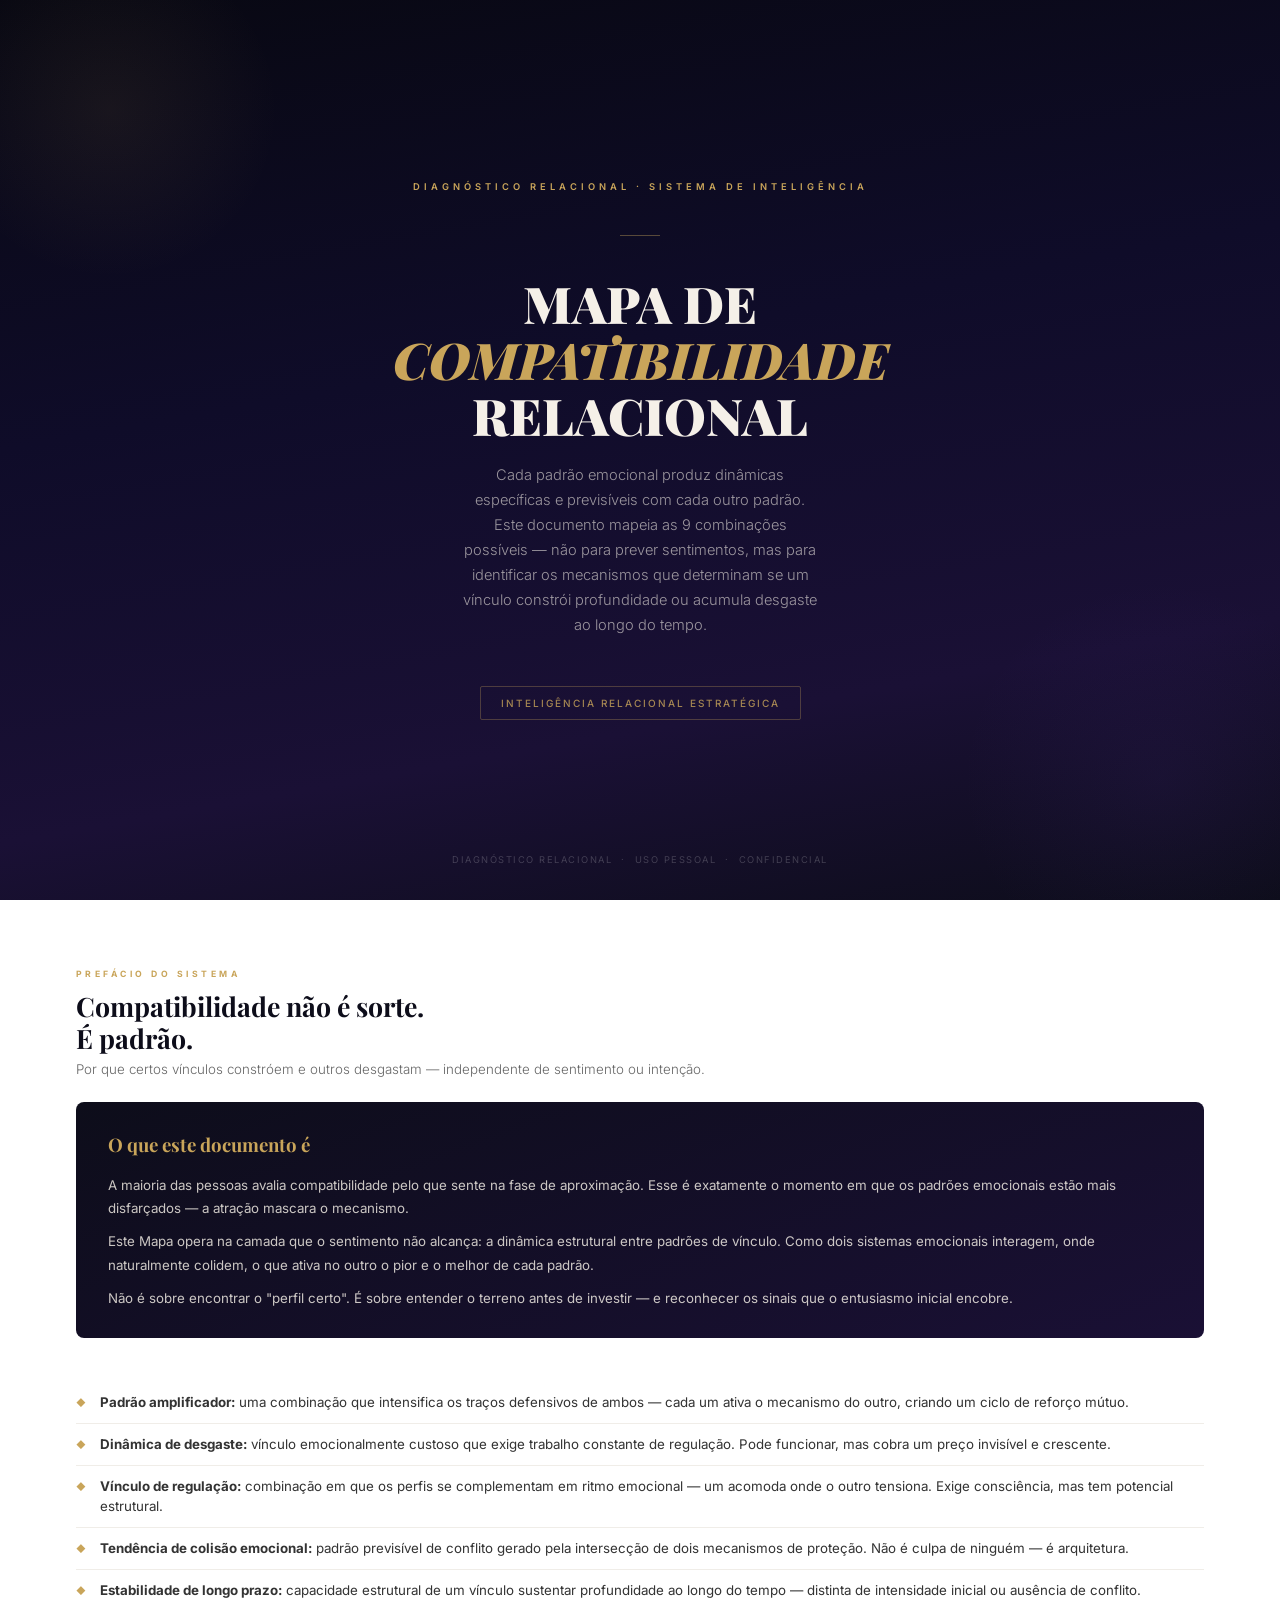
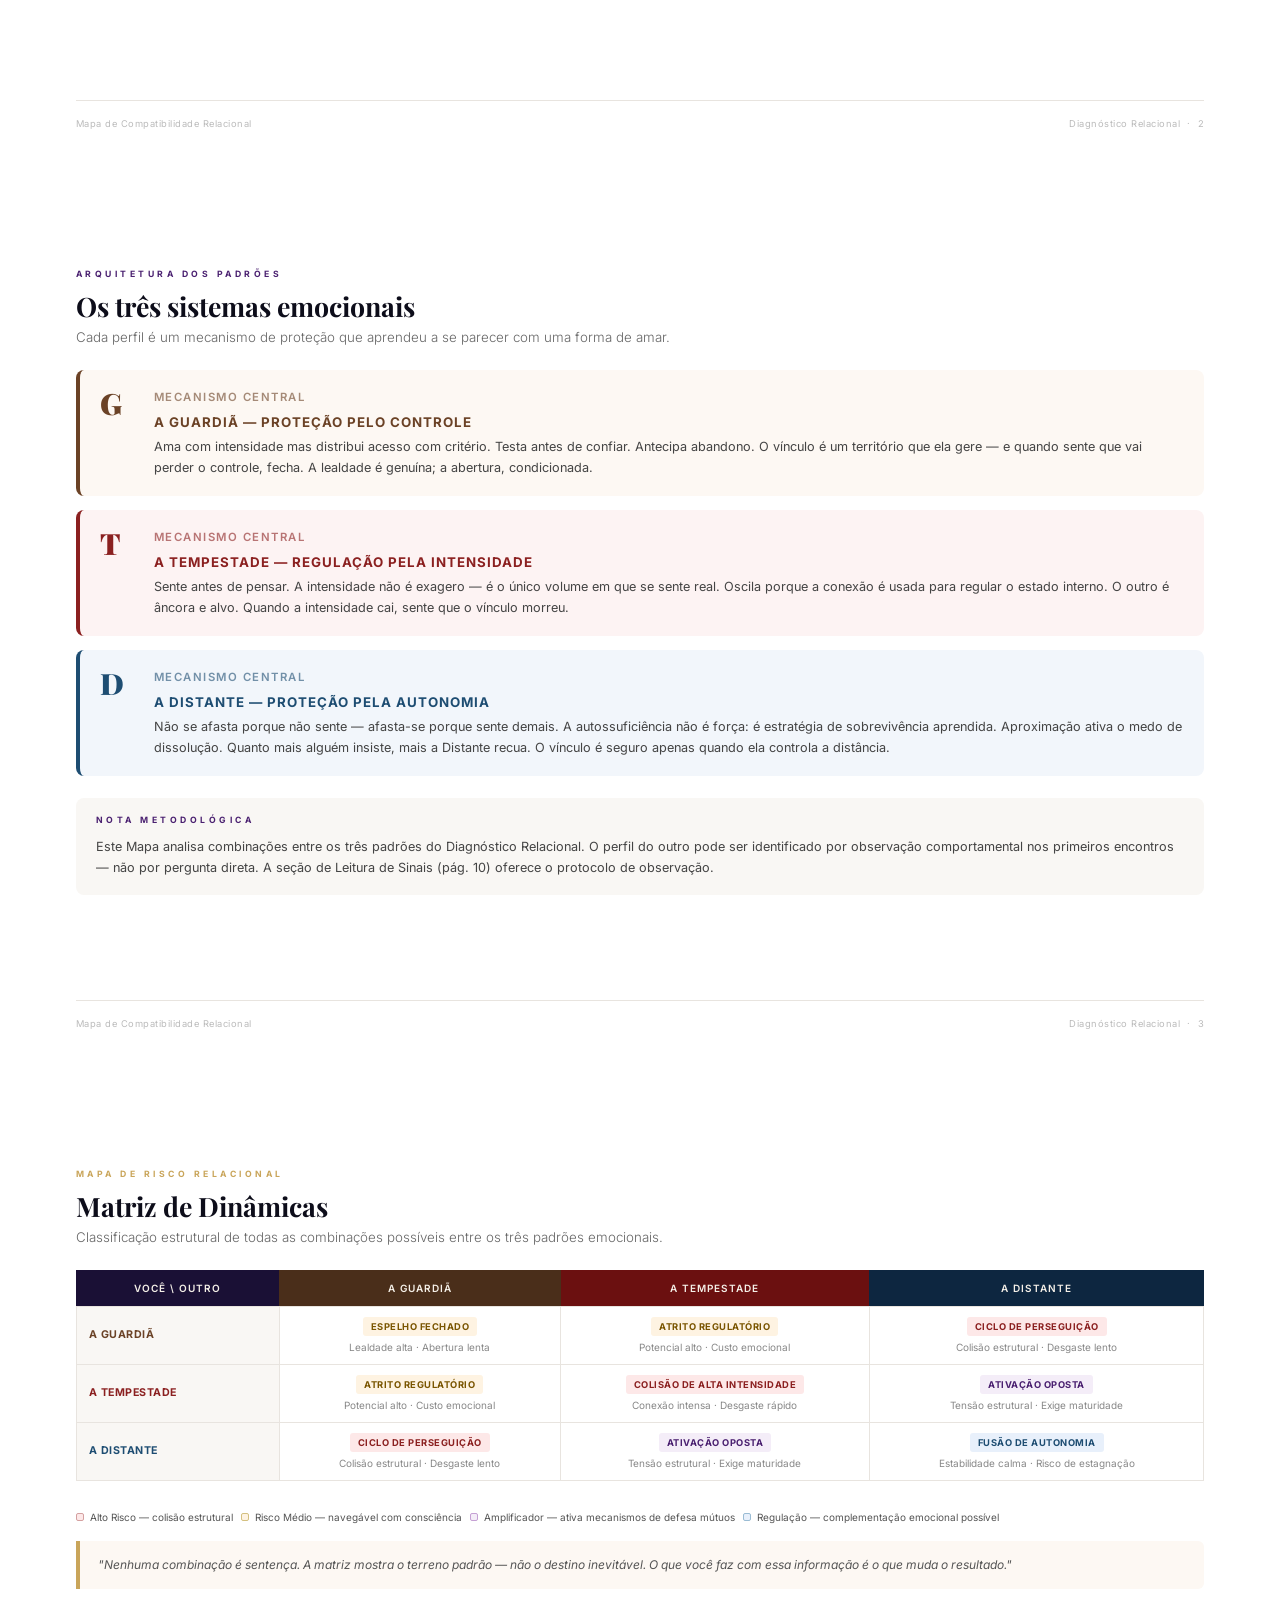
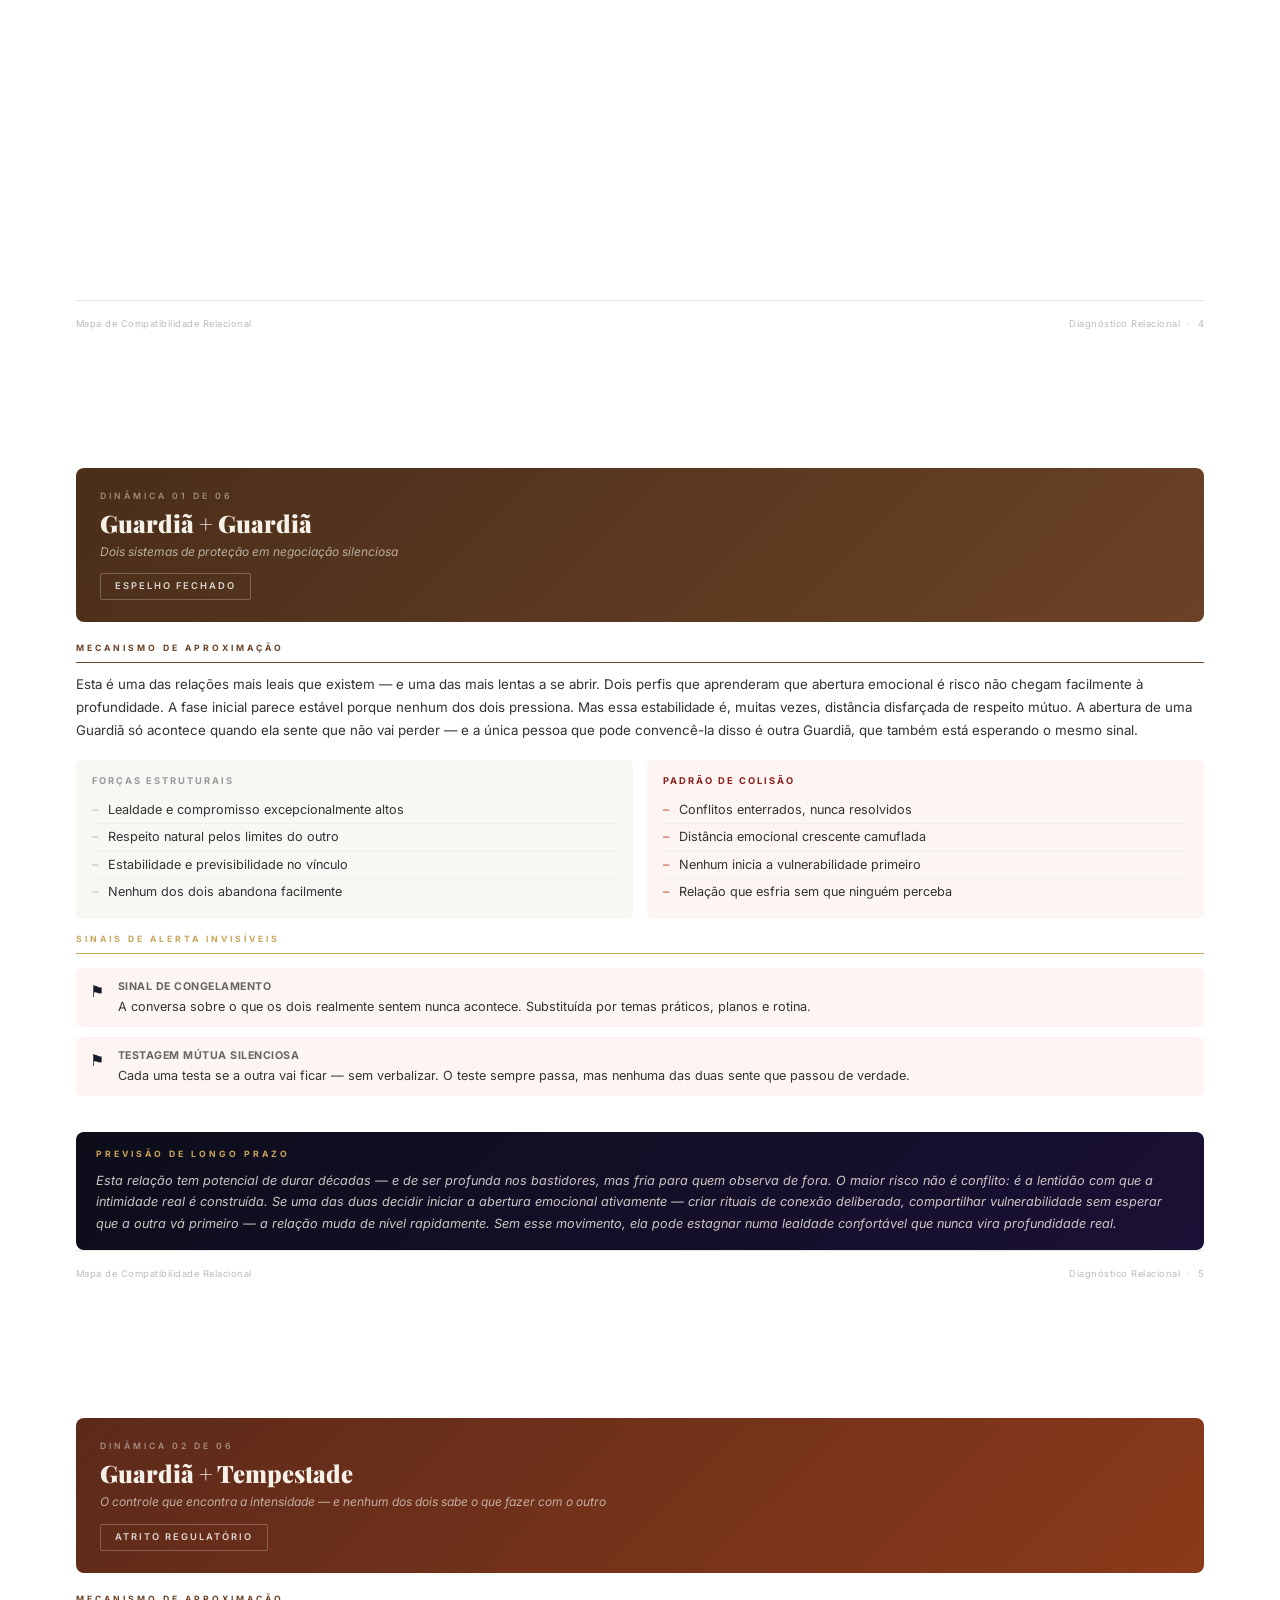
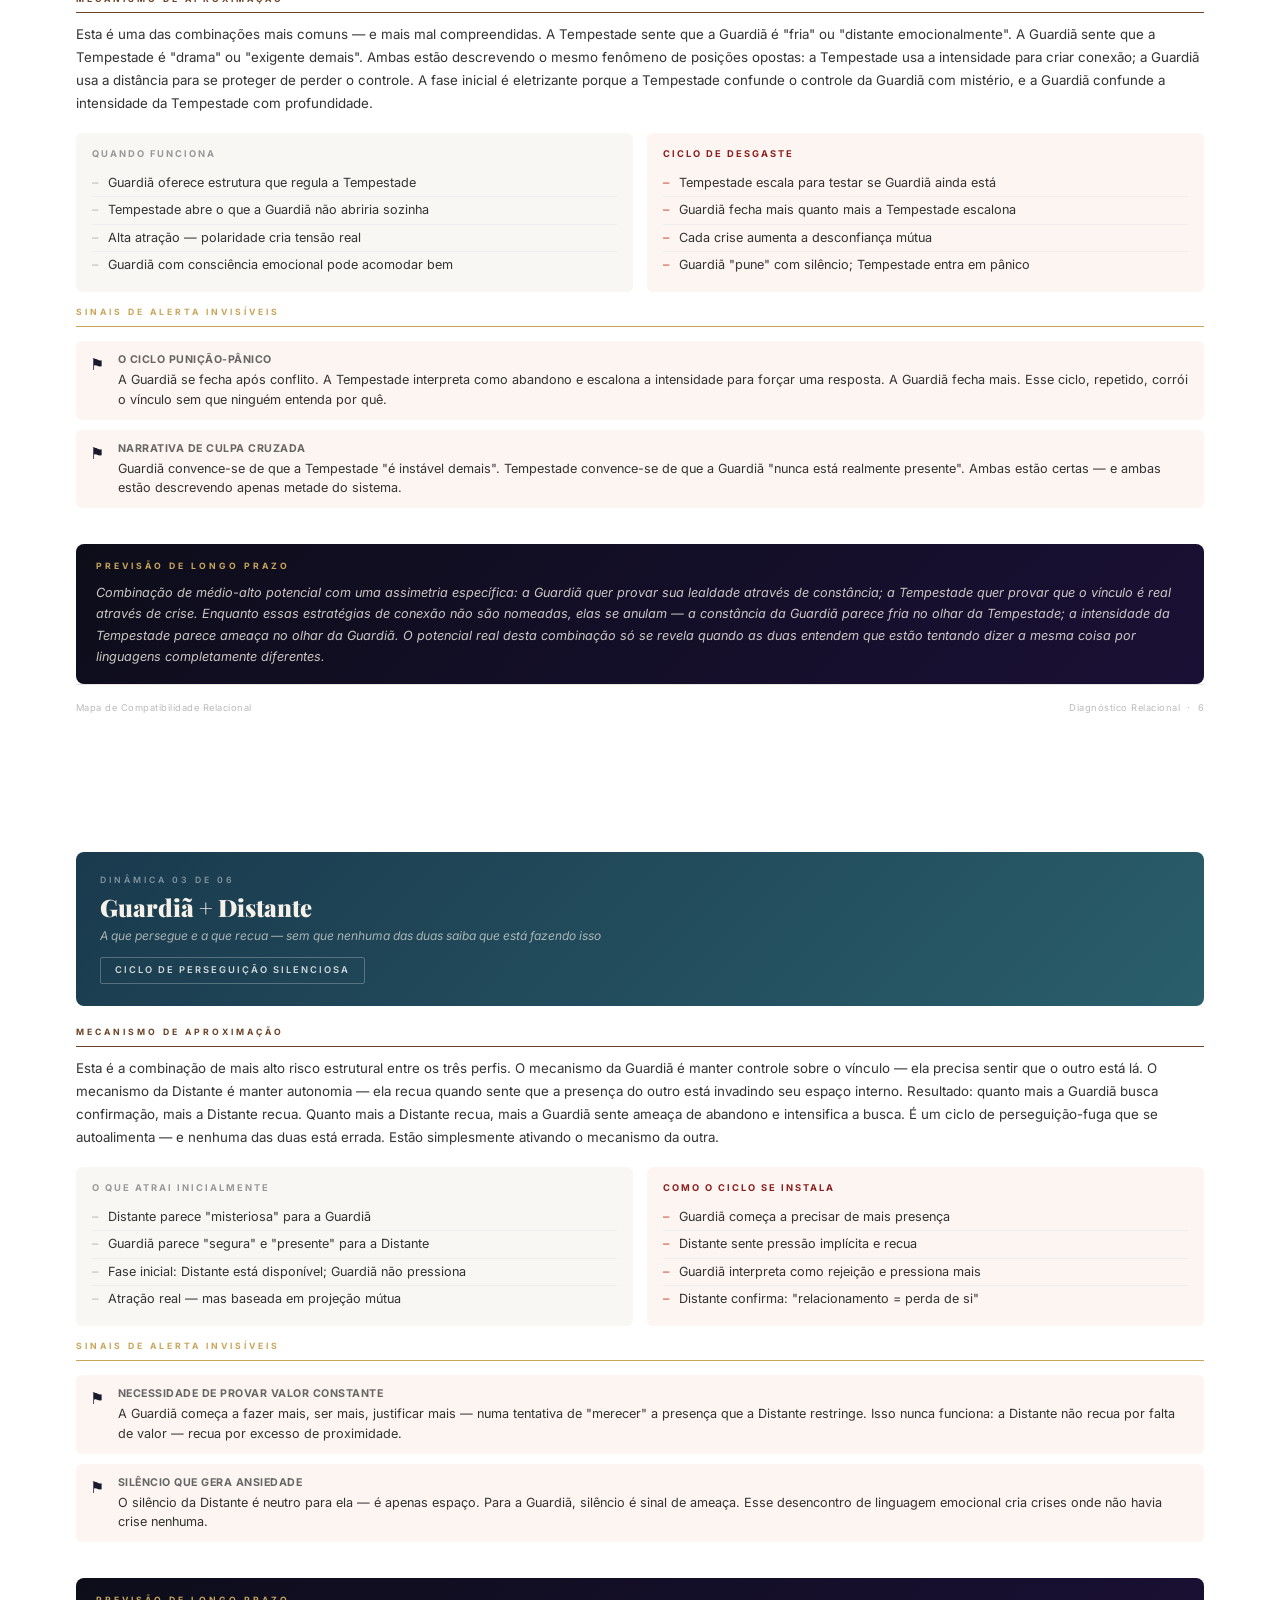
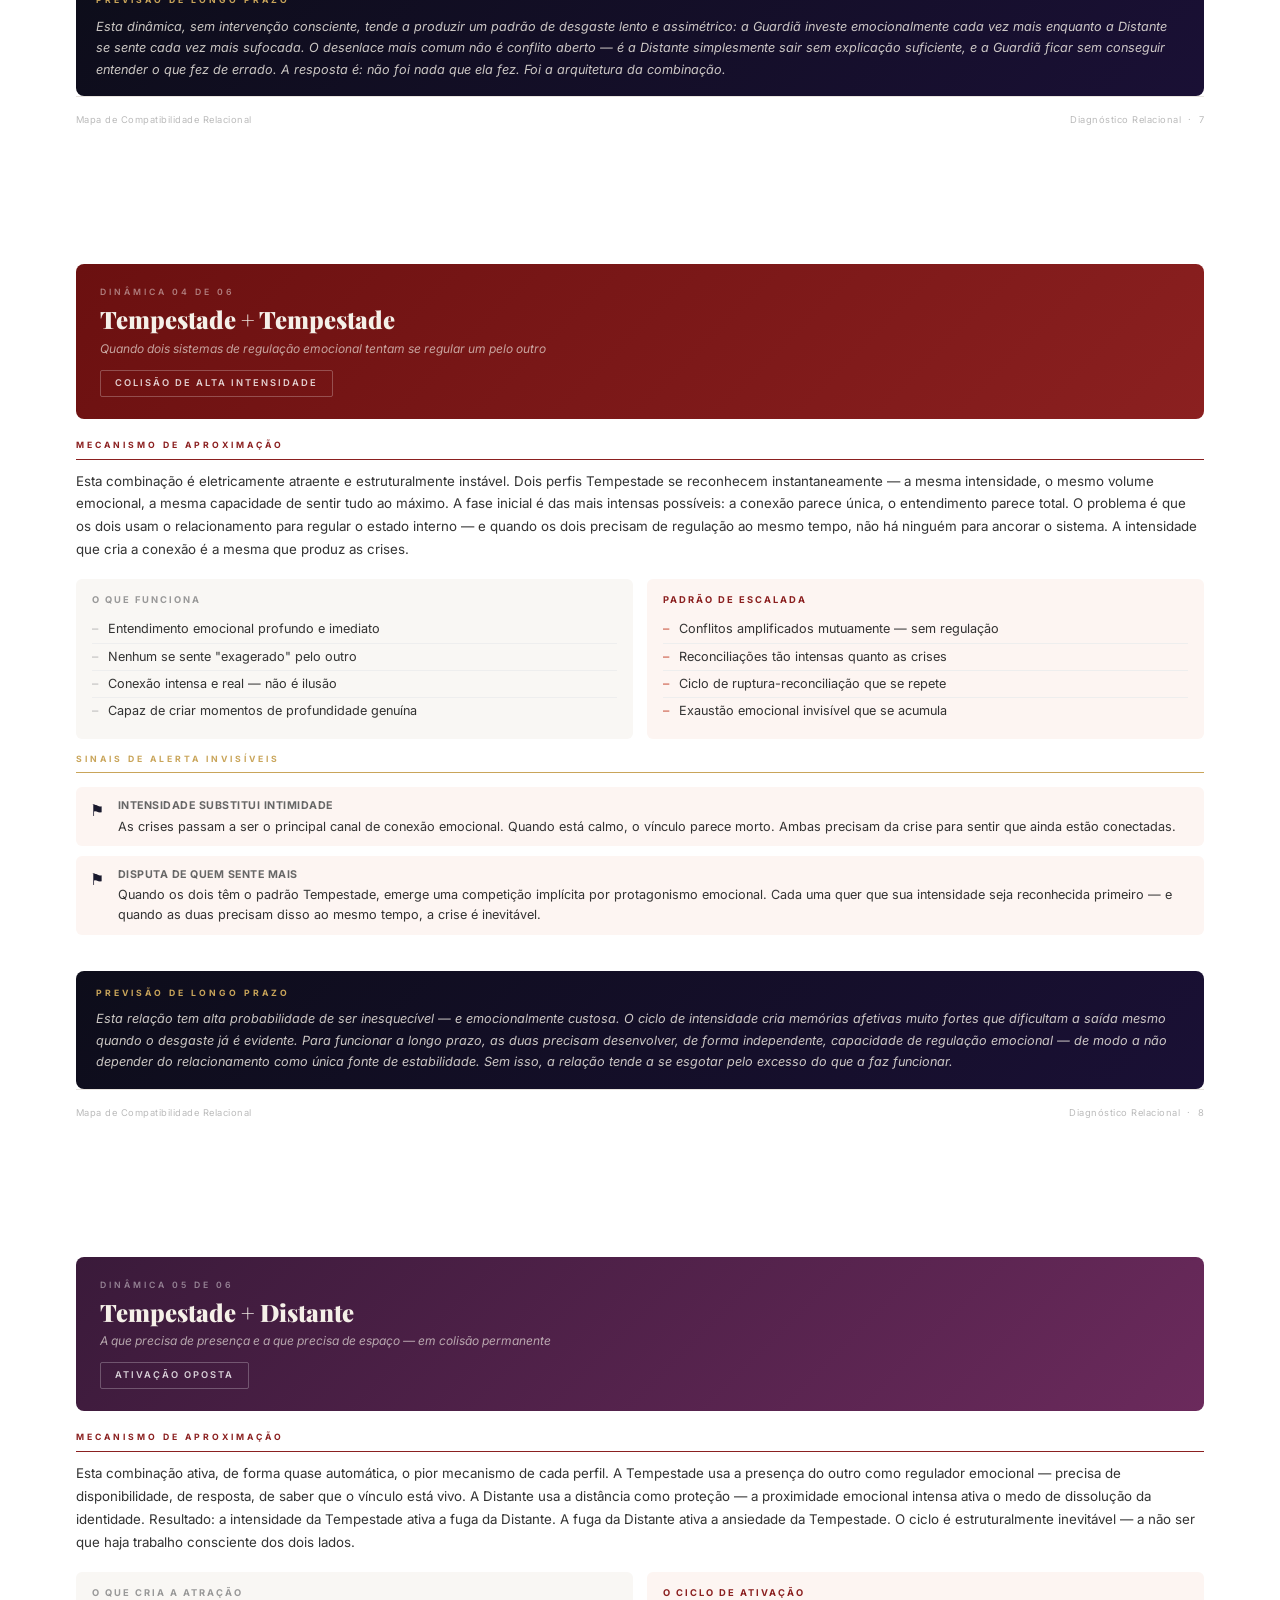
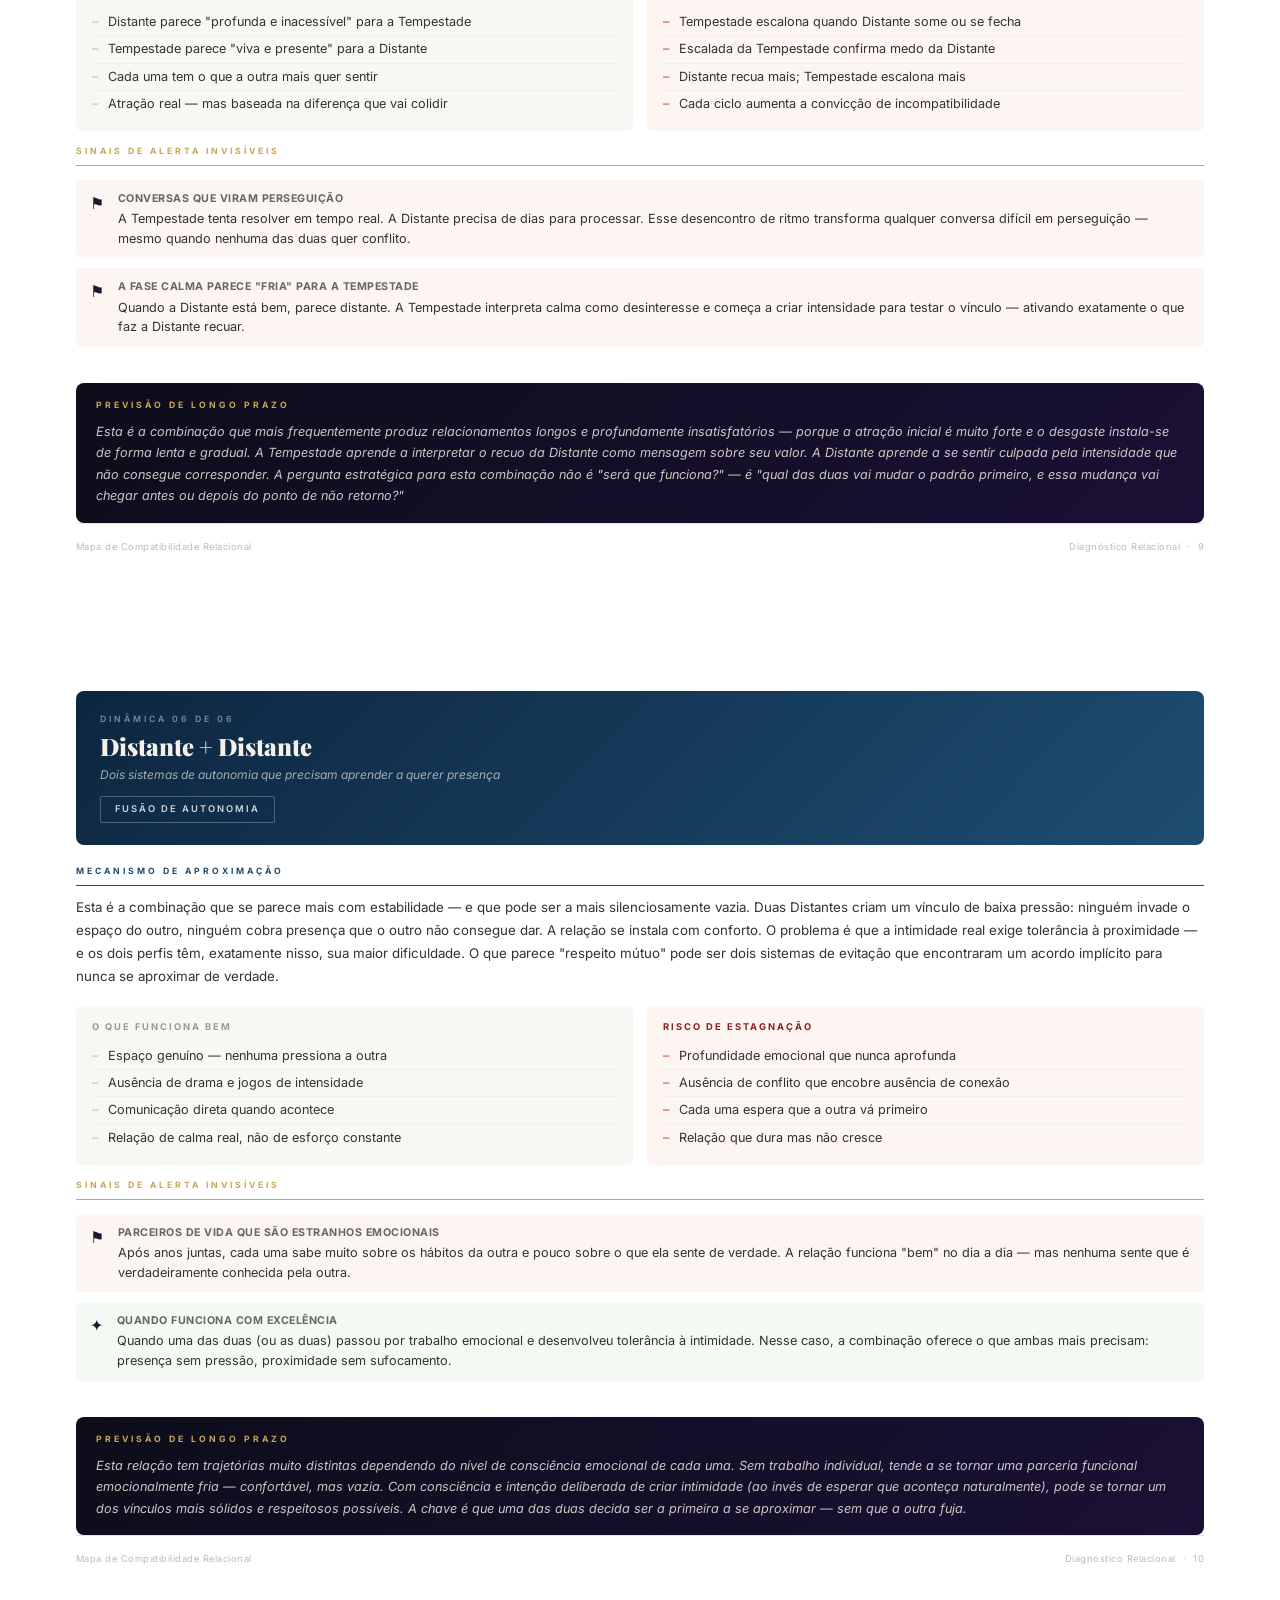
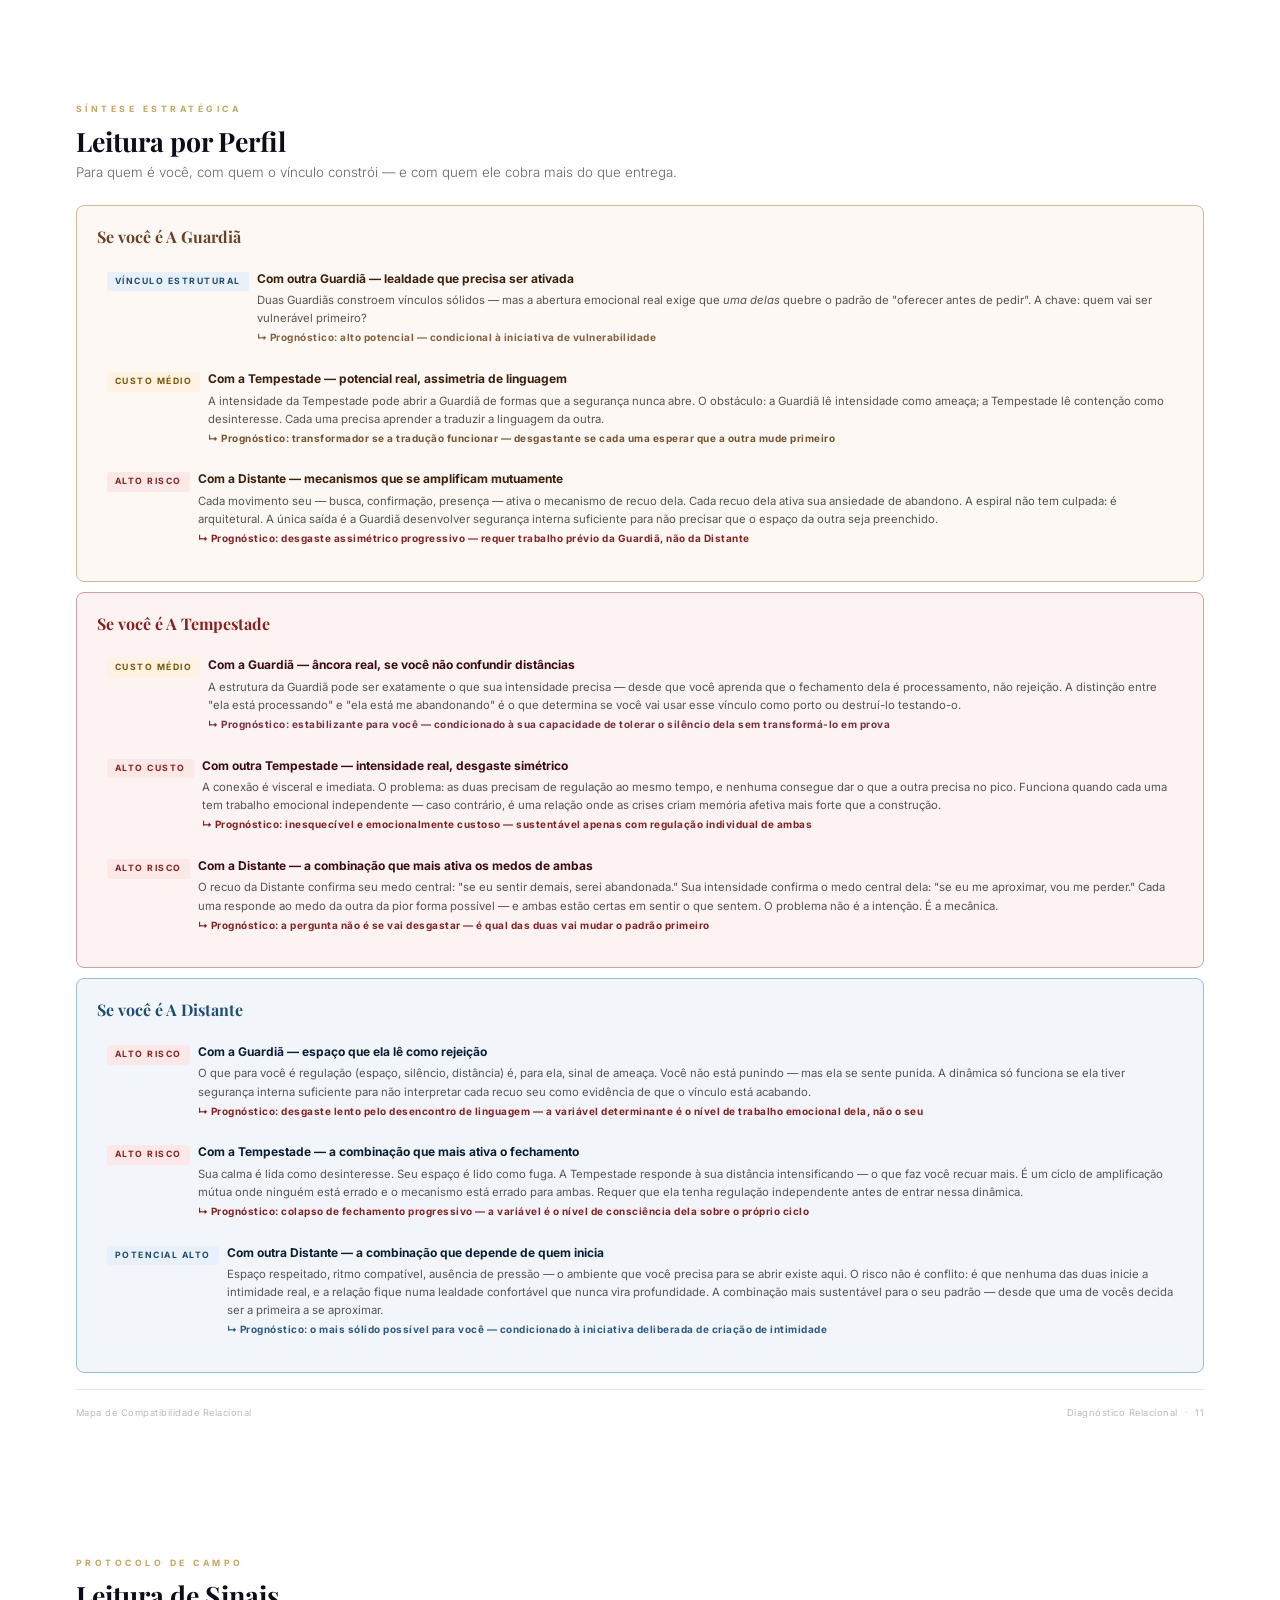
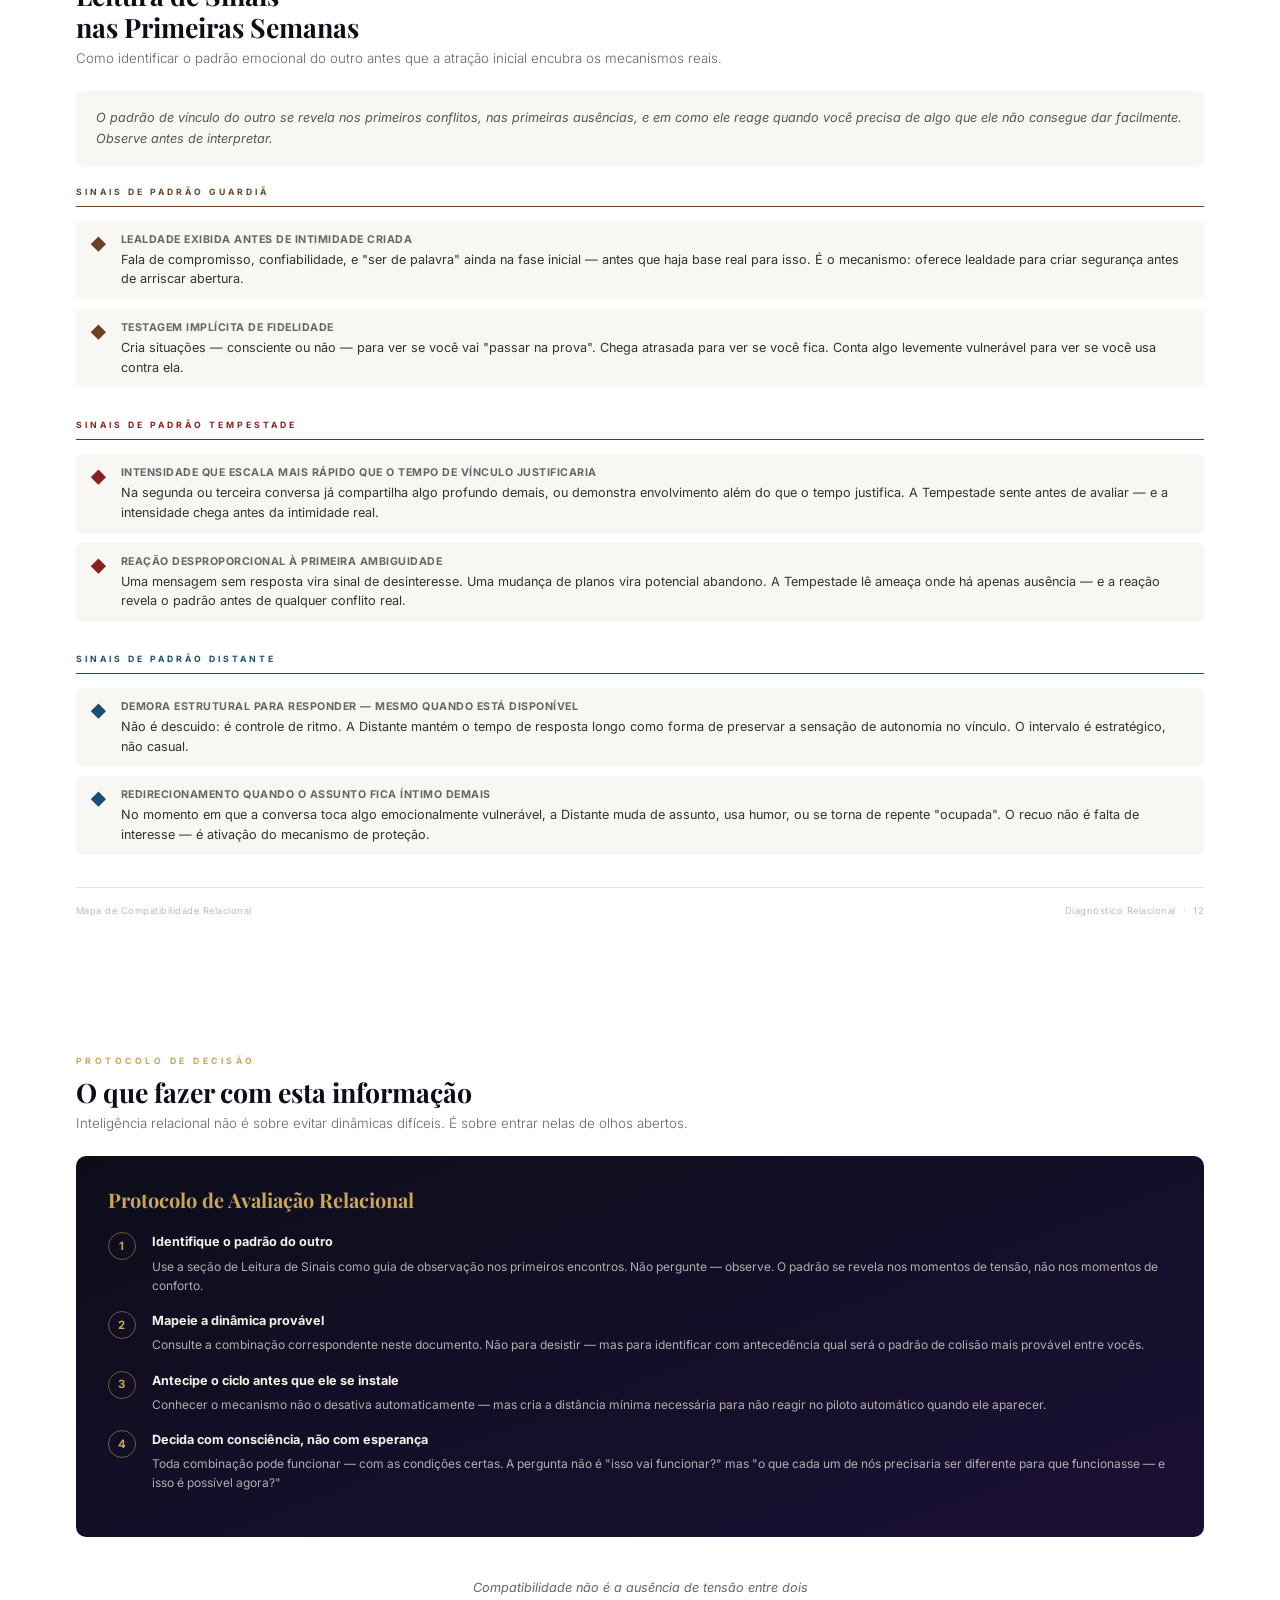
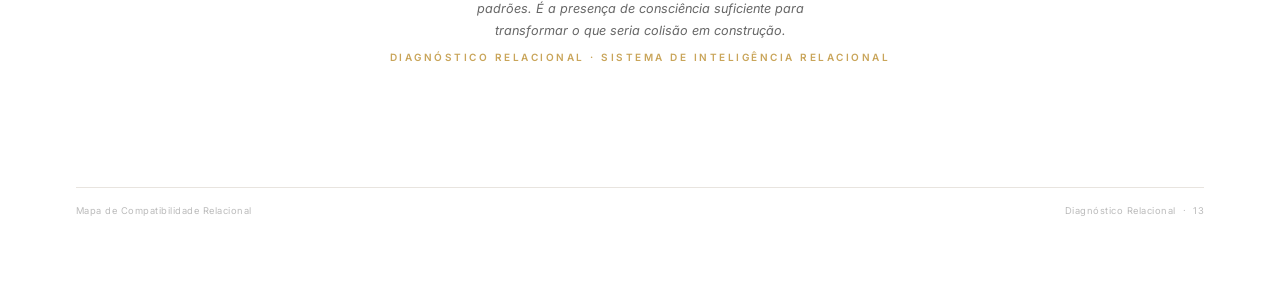
<file: mapa-compatibilidade.html>
<!DOCTYPE html>
<html lang="pt-BR">
<head>
<meta charset="UTF-8">
<title>Mapa de Compatibilidade Relacional — Diagnóstico Relacional</title>
<link href="https://fonts.googleapis.com/css2?family=Playfair+Display:ital,wght@0,400;0,700;0,900;1,400;1,700&family=Inter:wght@300;400;500;600;700&display=swap" rel="stylesheet">
<style>
  @page { size: A4; margin: 0; }
  * { box-sizing: border-box; margin: 0; padding: 0; }
  body { font-family: 'Inter', sans-serif; color: #1A1A2E; background: #fff; line-height: 1.6; font-size: 10pt; -webkit-print-color-adjust: exact; print-color-adjust: exact; }

  /* ───── CAPA ───── */
  .capa {
    background: linear-gradient(170deg, #080812 0%, #0F0C29 40%, #1A1035 75%, #0D0D1A 100%);
    min-height: 100vh; display: flex; flex-direction: column;
    align-items: center; justify-content: center; text-align: center;
    padding: 60px 48px; page-break-after: always; position: relative; overflow: hidden;
  }
  .capa::before {
    content: ''; position: absolute; top: -60px; left: -60px;
    width: 340px; height: 340px;
    background: radial-gradient(circle, rgba(201,165,90,0.08) 0%, transparent 70%);
    border-radius: 50%;
  }
  .capa::after {
    content: ''; position: absolute; bottom: -80px; right: -80px;
    width: 400px; height: 400px;
    background: radial-gradient(circle, rgba(108,63,199,0.07) 0%, transparent 70%);
    border-radius: 50%;
  }
  .capa-sistema { font-family: 'Inter', sans-serif; font-size: 7pt; font-weight: 600; letter-spacing: 4px; text-transform: uppercase; color: #C9A55A; margin-bottom: 40px; }
  .capa-divider { width: 40px; height: 1px; background: rgba(201,165,90,0.4); margin: 0 auto 40px; }
  .capa-titulo { font-family: 'Playfair Display', serif; font-size: 38pt; font-weight: 900; color: #F5F0E8; line-height: 1.1; margin-bottom: 20px; }
  .capa-titulo em { color: #C9A55A; font-style: italic; }
  .capa-sub { font-family: 'Inter', sans-serif; font-size: 11pt; font-weight: 300; color: rgba(245,240,232,0.6); line-height: 1.7; margin-bottom: 48px; max-width: 360px; }
  .capa-badge { display: inline-block; border: 1px solid rgba(201,165,90,0.3); color: rgba(201,165,90,0.8); font-size: 7.5pt; font-weight: 500; letter-spacing: 2px; text-transform: uppercase; padding: 8px 20px; border-radius: 2px; }
  .capa-rodape { position: absolute; bottom: 32px; left: 0; right: 0; text-align: center; font-size: 7pt; color: rgba(255,255,255,0.2); letter-spacing: 1.5px; text-transform: uppercase; }

  /* ───── ESTRUTURA GERAL ───── */
  .pagina { padding: 18mm 20mm; page-break-before: always; min-height: 100vh; display: flex; flex-direction: column; }

  @media print {
    * { -webkit-print-color-adjust: exact !important; print-color-adjust: exact !important; }
    body { font-size: 8pt !important; line-height: 1.45 !important; }

    .capa   { min-height: 297mm !important; height: auto; }
    .pagina { min-height: 297mm !important; height: auto; page-break-before: always; break-before: page; padding: 10mm 14mm !important; }
    .pagina:last-child { page-break-after: avoid; break-after: avoid; }

    /* PAGE HEADER */
    .pg-header  { margin-bottom: 8px !important; }
    .pg-tag     { font-size: 6pt !important; margin-bottom: 4px !important; }
    .pg-titulo  { font-size: 15pt !important; line-height: 1.15 !important; margin-bottom: 2px !important; }
    .pg-sub     { font-size: 8pt !important; line-height: 1.4 !important; }
    .pg-footer  { padding-top: 3mm !important; margin-top: auto; }

    /* COMBO HEADER */
    .combo-header  { padding: 10px 14px !important; margin-bottom: 8px !important; border-radius: 6px !important; }
    .combo-num     { font-size: 6pt !important; margin-bottom: 3px !important; }
    .combo-nome    { font-size: 15pt !important; line-height: 1.1 !important; margin-bottom: 2px !important; }
    .combo-subtitulo { font-size: 8pt !important; margin-bottom: 4px !important; }

    /* SEÇÃO TEXTO */
    .secao-bloco  { margin-bottom: 6px !important; }
    .secao-label  { font-size: 5.5pt !important; margin-bottom: 3px !important; padding-bottom: 3px !important; }
    .secao-texto,
    .analise-texto { font-size: 8pt !important; line-height: 1.5 !important; margin-bottom: 0 !important; }

    /* MINI-BLOCOS */
    .linha-duo  { gap: 6px !important; margin-bottom: 6px !important; }
    .mini-bloco { padding: 6px 10px !important; }
    .mini-bloco h5 { font-size: 7.5pt !important; margin-bottom: 3px !important; }
    .mini-bloco li { font-size: 7.5pt !important; line-height: 1.4 !important; margin-bottom: 1px !important; }

    /* SINAIS */
    .sinais-grid { gap: 4px !important; margin: 4px 0 !important; }
    .sinal-row   { padding: 5px 8px !important; gap: 8px !important; }
    .sinal-icone { font-size: 9pt !important; margin-top: 1px !important; }
    .sinal-row strong { font-size: 7.5pt !important; }
    .sinal-row p { font-size: 7.5pt !important; line-height: 1.4 !important; margin-top: 1px !important; }

    /* PREVISÃO */
    .previsao-box   { padding: 8px 12px !important; margin-top: 4px !important; page-break-inside: avoid; break-inside: avoid; }
    .pb-label       { font-size: 6pt !important; margin-bottom: 4px !important; }
    .previsao-box p { font-size: 8pt !important; line-height: 1.55 !important; }

    /* LEITURA POR PERFIL */
    .perfil-leitura  { margin-bottom: 4px !important; }
    .pl-titulo       { font-size: 8.5pt !important; padding: 5px 8px !important; margin-bottom: 3px !important; }
    .pl-combo-row    { padding: 5px 7px !important; gap: 6px !important; margin-bottom: 2px !important; }
    .pl-badge        { font-size: 5.5pt !important; padding: 2px 5px !important; }

    /* TABELA MATRIZ */
    .matriz-tabela td,
    .matriz-tabela th { padding: 5px 8px !important; font-size: 7.5pt !important; }

    /* PREFÁCIO */
    .axioma-bloco { margin-bottom: 8px !important; padding: 10px 14px !important; }
  }

  /* ───── CABEÇALHOS DE PÁGINA ───── */
  .pg-header { margin-bottom: 22px; }
  .pg-tag { font-size: 6.5pt; font-weight: 700; letter-spacing: 3.5px; text-transform: uppercase; margin-bottom: 8px; }
  .pg-titulo { font-family: 'Playfair Display', serif; font-size: 20pt; font-weight: 700; line-height: 1.2; color: #0D0D1A; }
  .pg-sub { font-size: 10pt; font-weight: 300; color: #666; margin-top: 6px; line-height: 1.5; }

  /* ───── CORES POR PERFIL ───── */
  .c-guardia   { color: #6B4226; }
  .c-tempestade { color: #8B2020; }
  .c-distante  { color: #1E4D72; }
  .c-ouro      { color: #C9A55A; }
  .c-sistema   { color: #4A2070; }

  .bg-guardia   { background: #6B4226; }
  .bg-tempestade { background: #8B2020; }
  .bg-distante  { background: #1E4D72; }
  .bg-sistema   { background: #0F0C29; }

  /* ───── PREFÁCIO ───── */
  .prefacio-intro {
    background: linear-gradient(160deg, #0D0D1A 0%, #1A1035 100%);
    border-radius: 8px; padding: 28px 32px; color: #F5F0E8; margin-bottom: 24px;
  }
  .prefacio-intro h3 { font-family: 'Playfair Display', serif; font-size: 14pt; font-weight: 700; color: #C9A55A; margin-bottom: 14px; }
  .prefacio-intro p { font-size: 10pt; line-height: 1.75; color: rgba(245,240,232,0.82); margin-bottom: 10px; }
  .prefacio-intro p:last-child { margin-bottom: 0; }

  .axioma-lista { list-style: none; margin: 20px 0; }
  .axioma-lista li { padding: 10px 0 10px 24px; position: relative; font-size: 10pt; border-bottom: 1px solid #F0EDE8; color: #333; line-height: 1.55; }
  .axioma-lista li:last-child { border-bottom: none; }
  .axioma-lista li::before { content: '◆'; position: absolute; left: 0; font-size: 7pt; color: #C9A55A; top: 14px; }

  /* ───── ARQUITETURA DOS PERFIS ───── */
  .perfil-card {
    border-radius: 8px; padding: 18px 20px; margin-bottom: 14px;
    display: flex; gap: 18px; align-items: flex-start;
  }
  .perfil-card.guardia   { background: #FDF8F3; border-left: 4px solid #6B4226; }
  .perfil-card.tempestade { background: #FDF3F3; border-left: 4px solid #8B2020; }
  .perfil-card.distante  { background: #F2F6FB; border-left: 4px solid #1E4D72; }
  .perfil-sigla {
    font-family: 'Playfair Display', serif; font-size: 22pt; font-weight: 900;
    line-height: 1; flex-shrink: 0; width: 36px;
  }
  .perfil-conteudo h4 { font-size: 10pt; font-weight: 700; text-transform: uppercase; letter-spacing: 1px; margin-bottom: 4px; }
  .perfil-conteudo .perfil-mecanismo { font-size: 8.5pt; font-weight: 600; text-transform: uppercase; letter-spacing: 1.5px; opacity: 0.6; margin-bottom: 6px; }
  .perfil-conteudo p { font-size: 9.5pt; color: #444; line-height: 1.6; }

  /* ───── MATRIZ ───── */
  .matriz-titulo { font-family: 'Playfair Display', serif; font-size: 13pt; font-weight: 700; color: #0D0D1A; margin-bottom: 16px; }
  .matriz-intro { font-size: 9.5pt; color: #555; line-height: 1.65; margin-bottom: 20px; }
  table.matriz { width: 100%; border-collapse: collapse; margin-bottom: 20px; }
  table.matriz th, table.matriz td { padding: 10px 12px; text-align: center; font-size: 8.5pt; }
  table.matriz th { background: #0D0D1A; color: #F5F0E8; font-weight: 600; letter-spacing: 1px; text-transform: uppercase; font-size: 7.5pt; }
  table.matriz td { border: 1px solid #E8E4DF; line-height: 1.4; }
  table.matriz td.label-col { font-weight: 700; text-align: left; background: #F9F7F4; font-size: 8pt; text-transform: uppercase; letter-spacing: 0.5px; color: #333; border: 1px solid #E8E4DF; }
  .tag-dinamica { display: inline-block; padding: 3px 8px; border-radius: 3px; font-size: 7pt; font-weight: 700; letter-spacing: 0.5px; text-transform: uppercase; }
  .tag-alto-risco { background: #FDE8E8; color: #8B2020; }
  .tag-risco-medio { background: #FEF3E2; color: #7A5500; }
  .tag-regulacao { background: #E8F0FB; color: #1E4D72; }
  .tag-estabilizador { background: #EDF7ED; color: #1A4E2D; }
  .tag-amplificador { background: #F4EDF8; color: #4A2070; }

  .legenda-matriz { display: flex; flex-wrap: wrap; gap: 8px; margin-top: 8px; }
  .legenda-item { display: flex; align-items: center; gap: 6px; font-size: 7.5pt; color: #555; }
  .legenda-dot { width: 8px; height: 8px; border-radius: 2px; }

  /* ───── COMBINAÇÕES ───── */
  .combo-header { padding: 22px 24px; border-radius: 8px; margin-bottom: 20px; }
  .combo-header.gg { background: linear-gradient(135deg, #4A2E1A 0%, #6B4226 100%); }
  .combo-header.gt { background: linear-gradient(135deg, #5C2A1A 0%, #8B3A1A 100%); }
  .combo-header.gd { background: linear-gradient(135deg, #1A3A4E 0%, #2A5E6B 100%); }
  .combo-header.tt { background: linear-gradient(135deg, #6B1010 0%, #8B2020 100%); }
  .combo-header.td { background: linear-gradient(135deg, #3A1A3A 0%, #6B2A5C 100%); }
  .combo-header.dd { background: linear-gradient(135deg, #0D2640 0%, #1E4D72 100%); }
  .combo-num { font-size: 6.5pt; font-weight: 600; letter-spacing: 3px; text-transform: uppercase; color: rgba(255,255,255,0.45); margin-bottom: 6px; }
  .combo-nome { font-family: 'Playfair Display', serif; font-size: 18pt; font-weight: 900; color: #F5F0E8; line-height: 1.1; margin-bottom: 6px; }
  .combo-subtitulo { font-size: 9pt; font-style: italic; color: rgba(245,240,232,0.65); margin-bottom: 12px; }
  .combo-badge { display: inline-block; border: 1px solid rgba(255,255,255,0.25); color: rgba(255,255,255,0.8); font-size: 7pt; font-weight: 600; letter-spacing: 2px; text-transform: uppercase; padding: 5px 14px; border-radius: 2px; }

  .secao-bloco { margin-bottom: 18px; }
  .secao-label { font-size: 6.5pt; font-weight: 700; letter-spacing: 3px; text-transform: uppercase; padding-bottom: 6px; border-bottom: 1.5px solid; margin-bottom: 10px; }
  .secao-label.s-guardia   { color: #6B4226; border-color: #6B4226; }
  .secao-label.s-tempestade { color: #8B2020; border-color: #8B2020; }
  .secao-label.s-distante  { color: #1E4D72; border-color: #1E4D72; }
  .secao-label.s-neutro    { color: #4A2070; border-color: #4A2070; }
  .secao-label.s-ouro      { color: #C9A55A; border-color: #C9A55A; }

  .secao-texto { font-size: 10pt; color: #333; line-height: 1.72; }

  .linha-duo { display: grid; grid-template-columns: 1fr 1fr; gap: 14px; margin-bottom: 14px; }
  .mini-bloco { background: #F9F7F4; border-radius: 6px; padding: 14px 16px; }
  .mini-bloco h5 { font-size: 7pt; font-weight: 700; letter-spacing: 2px; text-transform: uppercase; color: #999; margin-bottom: 8px; }
  .mini-bloco ul { list-style: none; }
  .mini-bloco ul li { font-size: 9.5pt; color: #333; padding: 4px 0 4px 16px; position: relative; border-bottom: 1px solid #EEE; line-height: 1.45; }
  .mini-bloco ul li:last-child { border-bottom: none; }
  .mini-bloco ul li::before { content: '–'; position: absolute; left: 0; color: #BBB; }
  .mini-bloco.alerta { background: #FDF5F2; }
  .mini-bloco.alerta h5 { color: #8B2020; }
  .mini-bloco.alerta ul li::before { color: #C9503A; }

  .previsao-box {
    background: linear-gradient(135deg, #0D0D1A 0%, #1A1035 100%);
    border-radius: 8px; padding: 16px 20px; margin-top: 4px;
  }
  .previsao-box .pb-label { font-size: 6.5pt; font-weight: 700; letter-spacing: 3px; text-transform: uppercase; color: #C9A55A; margin-bottom: 8px; }
  .previsao-box p { font-size: 9.5pt; color: rgba(245,240,232,0.82); line-height: 1.7; font-style: italic; }

  /* ───── SINAIS ───── */
  .sinais-grid { display: flex; flex-direction: column; gap: 10px; margin: 14px 0; }
  .sinal-row { display: flex; gap: 14px; align-items: flex-start; padding: 10px 14px; background: #F9F7F4; border-radius: 6px; }
  .sinal-row.vermelho { background: #FDF5F2; }
  .sinal-row.verde { background: #F3FAF3; }
  .sinal-icone { font-size: 12pt; flex-shrink: 0; margin-top: 1px; }
  .sinal-row p { font-size: 9.5pt; color: #333; line-height: 1.55; }
  .sinal-row strong { display: block; font-size: 8pt; text-transform: uppercase; letter-spacing: 0.5px; margin-bottom: 2px; color: #666; }

  /* ───── LEITURA POR PERFIL ───── */
  .perfil-leitura { border-radius: 8px; padding: 18px 20px; margin-bottom: 16px; }
  .perfil-leitura.guardia   { background: #FDF8F3; border: 1px solid #D4B896; }
  .perfil-leitura.tempestade { background: #FDF3F3; border: 1px solid #D4A0A0; }
  .perfil-leitura.distante  { background: #F2F6FB; border: 1px solid #9ABCD4; }
  .pl-titulo { font-family: 'Playfair Display', serif; font-size: 12pt; font-weight: 700; margin-bottom: 12px; }
  .pl-combo-row { display: flex; gap: 10px; align-items: flex-start; margin-bottom: 8px; }
  .pl-badge { font-size: 6.5pt; font-weight: 700; letter-spacing: 1.5px; text-transform: uppercase; padding: 3px 8px; border-radius: 3px; white-space: nowrap; flex-shrink: 0; margin-top: 2px; }
  .pl-texto { font-size: 9.5pt; color: #444; line-height: 1.55; }

  /* ───── PROTOCOLO FINAL ───── */
  .protocolo-box { background: linear-gradient(160deg, #0D0D1A 0%, #1A1035 100%); border-radius: 10px; padding: 28px 32px; color: #F5F0E8; margin-bottom: 20px; }
  .protocolo-box h3 { font-family: 'Playfair Display', serif; font-size: 15pt; font-weight: 700; color: #C9A55A; margin-bottom: 16px; }
  .protocolo-etapa { display: flex; gap: 16px; margin-bottom: 16px; align-items: flex-start; }
  .pe-num { width: 28px; height: 28px; border-radius: 50%; border: 1.5px solid rgba(201,165,90,0.5); display: flex; align-items: center; justify-content: center; font-size: 8.5pt; font-weight: 700; color: #C9A55A; flex-shrink: 0; }
  .pe-texto h4 { font-size: 9.5pt; font-weight: 700; color: #F5F0E8; margin-bottom: 4px; }
  .pe-texto p { font-size: 9pt; color: rgba(245,240,232,0.7); line-height: 1.6; }

  .fechamento { text-align: center; padding: 20px 0 0; }
  .fechamento p { font-size: 9.5pt; color: #666; line-height: 1.7; font-style: italic; max-width: 380px; margin: 0 auto 8px; }
  .fechamento .marca { font-size: 7.5pt; font-weight: 600; letter-spacing: 2.5px; text-transform: uppercase; color: #C9A55A; }

  /* ───── RODAPÉ ───── */
  .pg-footer { margin-top: auto; padding-top: 16px; border-top: 1px solid #E8E4DF; display: flex; justify-content: space-between; align-items: center; font-size: 7pt; color: #BBB; letter-spacing: 0.5px; }

  @media print {
    * { -webkit-print-color-adjust: exact !important; print-color-adjust: exact !important; }
  }
</style>
</head>
<body>

<!-- ══════════════════════════════════════════ -->
<!-- CAPA                                       -->
<!-- ══════════════════════════════════════════ -->
<div class="capa">
  <div class="capa-sistema">Diagnóstico Relacional · Sistema de Inteligência</div>
  <div class="capa-divider"></div>
  <div class="capa-titulo">MAPA DE<br><em>COMPATIBILIDADE</em><br>RELACIONAL</div>
  <div class="capa-sub">Cada padrão emocional produz dinâmicas específicas e previsíveis com cada outro padrão. Este documento mapeia as 9 combinações possíveis — não para prever sentimentos, mas para identificar os mecanismos que determinam se um vínculo constrói profundidade ou acumula desgaste ao longo do tempo.</div>
  <div class="capa-badge">Inteligência Relacional Estratégica</div>
  <div class="capa-rodape">Diagnóstico Relacional &nbsp;·&nbsp; Uso Pessoal &nbsp;·&nbsp; Confidencial</div>
</div>

<!-- ══════════════════════════════════════════ -->
<!-- PREFÁCIO                                   -->
<!-- ══════════════════════════════════════════ -->
<div class="pagina">
  <div class="pg-header">
    <div class="pg-tag c-ouro">Prefácio do Sistema</div>
    <div class="pg-titulo">Compatibilidade não é sorte.<br>É padrão.</div>
    <div class="pg-sub">Por que certos vínculos constróem e outros desgastam — independente de sentimento ou intenção.</div>
  </div>

  <div class="prefacio-intro">
    <h3>O que este documento é</h3>
    <p>A maioria das pessoas avalia compatibilidade pelo que sente na fase de aproximação. Esse é exatamente o momento em que os padrões emocionais estão mais disfarçados — a atração mascara o mecanismo.</p>
    <p>Este Mapa opera na camada que o sentimento não alcança: a dinâmica estrutural entre padrões de vínculo. Como dois sistemas emocionais interagem, onde naturalmente colidem, o que ativa no outro o pior e o melhor de cada padrão.</p>
    <p>Não é sobre encontrar o "perfil certo". É sobre entender o terreno antes de investir — e reconhecer os sinais que o entusiasmo inicial encobre.</p>
  </div>

  <ul class="axioma-lista">
    <li><strong>Padrão amplificador:</strong> uma combinação que intensifica os traços defensivos de ambos — cada um ativa o mecanismo do outro, criando um ciclo de reforço mútuo.</li>
    <li><strong>Dinâmica de desgaste:</strong> vínculo emocionalmente custoso que exige trabalho constante de regulação. Pode funcionar, mas cobra um preço invisível e crescente.</li>
    <li><strong>Vínculo de regulação:</strong> combinação em que os perfis se complementam em ritmo emocional — um acomoda onde o outro tensiona. Exige consciência, mas tem potencial estrutural.</li>
    <li><strong>Tendência de colisão emocional:</strong> padrão previsível de conflito gerado pela intersecção de dois mecanismos de proteção. Não é culpa de ninguém — é arquitetura.</li>
    <li><strong>Estabilidade de longo prazo:</strong> capacidade estrutural de um vínculo sustentar profundidade ao longo do tempo — distinta de intensidade inicial ou ausência de conflito.</li>
  </ul>

  <div class="pg-footer">
    <span>Mapa de Compatibilidade Relacional</span>
    <span>Diagnóstico Relacional &nbsp;·&nbsp; 2</span>
  </div>
</div>

<!-- ══════════════════════════════════════════ -->
<!-- ARQUITETURA DOS PERFIS                     -->
<!-- ══════════════════════════════════════════ -->
<div class="pagina">
  <div class="pg-header">
    <div class="pg-tag c-sistema">Arquitetura dos Padrões</div>
    <div class="pg-titulo">Os três sistemas emocionais</div>
    <div class="pg-sub">Cada perfil é um mecanismo de proteção que aprendeu a se parecer com uma forma de amar.</div>
  </div>

  <div class="perfil-card guardia">
    <div class="perfil-sigla c-guardia">G</div>
    <div class="perfil-conteudo">
      <div class="perfil-mecanismo c-guardia">mecanismo central</div>
      <h4 class="c-guardia">A Guardiã — Proteção pelo Controle</h4>
      <p>Ama com intensidade mas distribui acesso com critério. Testa antes de confiar. Antecipa abandono. O vínculo é um território que ela gere — e quando sente que vai perder o controle, fecha. A lealdade é genuína; a abertura, condicionada.</p>
    </div>
  </div>

  <div class="perfil-card tempestade">
    <div class="perfil-sigla c-tempestade">T</div>
    <div class="perfil-conteudo">
      <div class="perfil-mecanismo c-tempestade">mecanismo central</div>
      <h4 class="c-tempestade">A Tempestade — Regulação pela Intensidade</h4>
      <p>Sente antes de pensar. A intensidade não é exagero — é o único volume em que se sente real. Oscila porque a conexão é usada para regular o estado interno. O outro é âncora e alvo. Quando a intensidade cai, sente que o vínculo morreu.</p>
    </div>
  </div>

  <div class="perfil-card distante">
    <div class="perfil-sigla c-distante">D</div>
    <div class="perfil-conteudo">
      <div class="perfil-mecanismo c-distante">mecanismo central</div>
      <h4 class="c-distante">A Distante — Proteção pela Autonomia</h4>
      <p>Não se afasta porque não sente — afasta-se porque sente demais. A autossuficiência não é força: é estratégia de sobrevivência aprendida. Aproximação ativa o medo de dissolução. Quanto mais alguém insiste, mais a Distante recua. O vínculo é seguro apenas quando ela controla a distância.</p>
    </div>
  </div>

  <div style="background:#F9F7F4; border-radius:8px; padding:16px 20px; margin-top:8px;">
    <div class="pg-tag c-sistema" style="margin-bottom:8px;">Nota metodológica</div>
    <p style="font-size:9.5pt; color:#444; line-height:1.7;">Este Mapa analisa combinações entre os três padrões do Diagnóstico Relacional. O perfil do outro pode ser identificado por observação comportamental nos primeiros encontros — não por pergunta direta. A seção de Leitura de Sinais (pág. 10) oferece o protocolo de observação.</p>
  </div>

  <div class="pg-footer">
    <span>Mapa de Compatibilidade Relacional</span>
    <span>Diagnóstico Relacional &nbsp;·&nbsp; 3</span>
  </div>
</div>

<!-- ══════════════════════════════════════════ -->
<!-- MATRIZ DE RISCO                            -->
<!-- ══════════════════════════════════════════ -->
<div class="pagina">
  <div class="pg-header">
    <div class="pg-tag c-ouro">Mapa de Risco Relacional</div>
    <div class="pg-titulo">Matriz de Dinâmicas</div>
    <div class="pg-sub">Classificação estrutural de todas as combinações possíveis entre os três padrões emocionais.</div>
  </div>

  <table class="matriz">
    <thead>
      <tr>
        <th style="background:#1A1035; width:18%;">Você \ Outro</th>
        <th style="background:#4A2E1A;">A Guardiã</th>
        <th style="background:#6B1010;">A Tempestade</th>
        <th style="background:#0D2640;">A Distante</th>
      </tr>
    </thead>
    <tbody>
      <tr>
        <td class="label-col" style="color:#6B4226;">A Guardiã</td>
        <td><span class="tag-dinamica tag-risco-medio">Espelho Fechado</span><br><span style="font-size:7.5pt;color:#888;margin-top:4px;display:block;">Lealdade alta · Abertura lenta</span></td>
        <td><span class="tag-dinamica tag-risco-medio">Atrito Regulatório</span><br><span style="font-size:7.5pt;color:#888;margin-top:4px;display:block;">Potencial alto · Custo emocional</span></td>
        <td><span class="tag-dinamica tag-alto-risco">Ciclo de Perseguição</span><br><span style="font-size:7.5pt;color:#888;margin-top:4px;display:block;">Colisão estrutural · Desgaste lento</span></td>
      </tr>
      <tr>
        <td class="label-col" style="color:#8B2020;">A Tempestade</td>
        <td><span class="tag-dinamica tag-risco-medio">Atrito Regulatório</span><br><span style="font-size:7.5pt;color:#888;margin-top:4px;display:block;">Potencial alto · Custo emocional</span></td>
        <td><span class="tag-dinamica tag-alto-risco">Colisão de Alta Intensidade</span><br><span style="font-size:7.5pt;color:#888;margin-top:4px;display:block;">Conexão intensa · Desgaste rápido</span></td>
        <td><span class="tag-dinamica tag-amplificador">Ativação Oposta</span><br><span style="font-size:7.5pt;color:#888;margin-top:4px;display:block;">Tensão estrutural · Exige maturidade</span></td>
      </tr>
      <tr>
        <td class="label-col" style="color:#1E4D72;">A Distante</td>
        <td><span class="tag-dinamica tag-alto-risco">Ciclo de Perseguição</span><br><span style="font-size:7.5pt;color:#888;margin-top:4px;display:block;">Colisão estrutural · Desgaste lento</span></td>
        <td><span class="tag-dinamica tag-amplificador">Ativação Oposta</span><br><span style="font-size:7.5pt;color:#888;margin-top:4px;display:block;">Tensão estrutural · Exige maturidade</span></td>
        <td><span class="tag-dinamica tag-regulacao">Fusão de Autonomia</span><br><span style="font-size:7.5pt;color:#888;margin-top:4px;display:block;">Estabilidade calma · Risco de estagnação</span></td>
      </tr>
    </tbody>
  </table>

  <div class="legenda-matriz">
    <div class="legenda-item"><div class="legenda-dot" style="background:#FDE8E8;border:1px solid #D4A0A0;"></div> Alto Risco — colisão estrutural</div>
    <div class="legenda-item"><div class="legenda-dot" style="background:#FEF3E2;border:1px solid #D4C080;"></div> Risco Médio — navegável com consciência</div>
    <div class="legenda-item"><div class="legenda-dot" style="background:#F4EDF8;border:1px solid #C5A0D4;"></div> Amplificador — ativa mecanismos de defesa mútuos</div>
    <div class="legenda-item"><div class="legenda-dot" style="background:#E8F0FB;border:1px solid #9ABCD4;"></div> Regulação — complementação emocional possível</div>
  </div>

  <div style="background:#FDF8F3; border-left:4px solid #C9A55A; border-radius:0 6px 6px 0; padding:14px 18px; margin-top:16px;">
    <p style="font-size:9pt; color:#555; line-height:1.7; font-style:italic;">"Nenhuma combinação é sentença. A matriz mostra o terreno padrão — não o destino inevitável. O que você faz com essa informação é o que muda o resultado."</p>
  </div>

  <div class="pg-footer">
    <span>Mapa de Compatibilidade Relacional</span>
    <span>Diagnóstico Relacional &nbsp;·&nbsp; 4</span>
  </div>
</div>

<!-- ══════════════════════════════════════════ -->
<!-- COMBO 1: GUARDIÃ + GUARDIÃ                 -->
<!-- ══════════════════════════════════════════ -->
<div class="pagina">
  <div class="combo-header gg">
    <div class="combo-num">Dinâmica 01 de 06</div>
    <div class="combo-nome">Guardiã + Guardiã</div>
    <div class="combo-subtitulo">Dois sistemas de proteção em negociação silenciosa</div>
    <span class="combo-badge">Espelho Fechado</span>
  </div>

  <div class="secao-bloco">
    <div class="secao-label s-guardia">Mecanismo de Aproximação</div>
    <div class="secao-texto">Esta é uma das relações mais leais que existem — e uma das mais lentas a se abrir. Dois perfis que aprenderam que abertura emocional é risco não chegam facilmente à profundidade. A fase inicial parece estável porque nenhum dos dois pressiona. Mas essa estabilidade é, muitas vezes, distância disfarçada de respeito mútuo. A abertura de uma Guardiã só acontece quando ela sente que não vai perder — e a única pessoa que pode convencê-la disso é outra Guardiã, que também está esperando o mesmo sinal.</div>
  </div>

  <div class="linha-duo">
    <div class="mini-bloco">
      <h5>Forças estruturais</h5>
      <ul>
        <li>Lealdade e compromisso excepcionalmente altos</li>
        <li>Respeito natural pelos limites do outro</li>
        <li>Estabilidade e previsibilidade no vínculo</li>
        <li>Nenhum dos dois abandona facilmente</li>
      </ul>
    </div>
    <div class="mini-bloco alerta">
      <h5>Padrão de Colisão</h5>
      <ul>
        <li>Conflitos enterrados, nunca resolvidos</li>
        <li>Distância emocional crescente camuflada</li>
        <li>Nenhum inicia a vulnerabilidade primeiro</li>
        <li>Relação que esfria sem que ninguém perceba</li>
      </ul>
    </div>
  </div>

  <div class="secao-bloco">
    <div class="secao-label s-ouro">Sinais de Alerta Invisíveis</div>
    <div class="sinais-grid">
      <div class="sinal-row vermelho">
        <div class="sinal-icone">⚑</div>
        <div><strong>Sinal de Congelamento</strong><p>A conversa sobre o que os dois realmente sentem nunca acontece. Substituída por temas práticos, planos e rotina.</p></div>
      </div>
      <div class="sinal-row vermelho">
        <div class="sinal-icone">⚑</div>
        <div><strong>Testagem Mútua Silenciosa</strong><p>Cada uma testa se a outra vai ficar — sem verbalizar. O teste sempre passa, mas nenhuma das duas sente que passou de verdade.</p></div>
      </div>
    </div>
  </div>

  <div class="previsao-box">
    <div class="pb-label">Previsão de Longo Prazo</div>
    <p>Esta relação tem potencial de durar décadas — e de ser profunda nos bastidores, mas fria para quem observa de fora. O maior risco não é conflito: é a lentidão com que a intimidade real é construída. Se uma das duas decidir iniciar a abertura emocional ativamente — criar rituais de conexão deliberada, compartilhar vulnerabilidade sem esperar que a outra vá primeiro — a relação muda de nível rapidamente. Sem esse movimento, ela pode estagnar numa lealdade confortável que nunca vira profundidade real.</p>
  </div>

  <div class="pg-footer">
    <span>Mapa de Compatibilidade Relacional</span>
    <span>Diagnóstico Relacional &nbsp;·&nbsp; 5</span>
  </div>
</div>

<!-- ══════════════════════════════════════════ -->
<!-- COMBO 2: GUARDIÃ + TEMPESTADE              -->
<!-- ══════════════════════════════════════════ -->
<div class="pagina">
  <div class="combo-header gt">
    <div class="combo-num">Dinâmica 02 de 06</div>
    <div class="combo-nome">Guardiã + Tempestade</div>
    <div class="combo-subtitulo">O controle que encontra a intensidade — e nenhum dos dois sabe o que fazer com o outro</div>
    <span class="combo-badge">Atrito Regulatório</span>
  </div>

  <div class="secao-bloco">
    <div class="secao-label s-guardia">Mecanismo de Aproximação</div>
    <div class="secao-texto">Esta é uma das combinações mais comuns — e mais mal compreendidas. A Tempestade sente que a Guardiã é "fria" ou "distante emocionalmente". A Guardiã sente que a Tempestade é "drama" ou "exigente demais". Ambas estão descrevendo o mesmo fenômeno de posições opostas: a Tempestade usa a intensidade para criar conexão; a Guardiã usa a distância para se proteger de perder o controle. A fase inicial é eletrizante porque a Tempestade confunde o controle da Guardiã com mistério, e a Guardiã confunde a intensidade da Tempestade com profundidade.</div>
  </div>

  <div class="linha-duo">
    <div class="mini-bloco">
      <h5>Quando funciona</h5>
      <ul>
        <li>Guardiã oferece estrutura que regula a Tempestade</li>
        <li>Tempestade abre o que a Guardiã não abriria sozinha</li>
        <li>Alta atração — polaridade cria tensão real</li>
        <li>Guardiã com consciência emocional pode acomodar bem</li>
      </ul>
    </div>
    <div class="mini-bloco alerta">
      <h5>Ciclo de Desgaste</h5>
      <ul>
        <li>Tempestade escala para testar se Guardiã ainda está</li>
        <li>Guardiã fecha mais quanto mais a Tempestade escalona</li>
        <li>Cada crise aumenta a desconfiança mútua</li>
        <li>Guardiã "pune" com silêncio; Tempestade entra em pânico</li>
      </ul>
    </div>
  </div>

  <div class="secao-bloco">
    <div class="secao-label s-ouro">Sinais de Alerta Invisíveis</div>
    <div class="sinais-grid">
      <div class="sinal-row vermelho">
        <div class="sinal-icone">⚑</div>
        <div><strong>O Ciclo Punição-Pânico</strong><p>A Guardiã se fecha após conflito. A Tempestade interpreta como abandono e escalona a intensidade para forçar uma resposta. A Guardiã fecha mais. Esse ciclo, repetido, corrói o vínculo sem que ninguém entenda por quê.</p></div>
      </div>
      <div class="sinal-row vermelho">
        <div class="sinal-icone">⚑</div>
        <div><strong>Narrativa de Culpa Cruzada</strong><p>Guardiã convence-se de que a Tempestade "é instável demais". Tempestade convence-se de que a Guardiã "nunca está realmente presente". Ambas estão certas — e ambas estão descrevendo apenas metade do sistema.</p></div>
      </div>
    </div>
  </div>

  <div class="previsao-box">
    <div class="pb-label">Previsão de Longo Prazo</div>
    <p>Combinação de médio-alto potencial com uma assimetria específica: a Guardiã quer provar sua lealdade através de constância; a Tempestade quer provar que o vínculo é real através de crise. Enquanto essas estratégias de conexão não são nomeadas, elas se anulam — a constância da Guardiã parece fria no olhar da Tempestade; a intensidade da Tempestade parece ameaça no olhar da Guardiã. O potencial real desta combinação só se revela quando as duas entendem que estão tentando dizer a mesma coisa por linguagens completamente diferentes.</p>
  </div>

  <div class="pg-footer">
    <span>Mapa de Compatibilidade Relacional</span>
    <span>Diagnóstico Relacional &nbsp;·&nbsp; 6</span>
  </div>
</div>

<!-- ══════════════════════════════════════════ -->
<!-- COMBO 3: GUARDIÃ + DISTANTE                -->
<!-- ══════════════════════════════════════════ -->
<div class="pagina">
  <div class="combo-header gd">
    <div class="combo-num">Dinâmica 03 de 06</div>
    <div class="combo-nome">Guardiã + Distante</div>
    <div class="combo-subtitulo">A que persegue e a que recua — sem que nenhuma das duas saiba que está fazendo isso</div>
    <span class="combo-badge">Ciclo de Perseguição Silenciosa</span>
  </div>

  <div class="secao-bloco">
    <div class="secao-label s-guardia">Mecanismo de Aproximação</div>
    <div class="secao-texto">Esta é a combinação de mais alto risco estrutural entre os três perfis. O mecanismo da Guardiã é manter controle sobre o vínculo — ela precisa sentir que o outro está lá. O mecanismo da Distante é manter autonomia — ela recua quando sente que a presença do outro está invadindo seu espaço interno. Resultado: quanto mais a Guardiã busca confirmação, mais a Distante recua. Quanto mais a Distante recua, mais a Guardiã sente ameaça de abandono e intensifica a busca. É um ciclo de perseguição-fuga que se autoalimenta — e nenhuma das duas está errada. Estão simplesmente ativando o mecanismo da outra.</div>
  </div>

  <div class="linha-duo">
    <div class="mini-bloco">
      <h5>O que atrai inicialmente</h5>
      <ul>
        <li>Distante parece "misteriosa" para a Guardiã</li>
        <li>Guardiã parece "segura" e "presente" para a Distante</li>
        <li>Fase inicial: Distante está disponível; Guardiã não pressiona</li>
        <li>Atração real — mas baseada em projeção mútua</li>
      </ul>
    </div>
    <div class="mini-bloco alerta">
      <h5>Como o ciclo se instala</h5>
      <ul>
        <li>Guardiã começa a precisar de mais presença</li>
        <li>Distante sente pressão implícita e recua</li>
        <li>Guardiã interpreta como rejeição e pressiona mais</li>
        <li>Distante confirma: "relacionamento = perda de si"</li>
      </ul>
    </div>
  </div>

  <div class="secao-bloco">
    <div class="secao-label s-ouro">Sinais de Alerta Invisíveis</div>
    <div class="sinais-grid">
      <div class="sinal-row vermelho">
        <div class="sinal-icone">⚑</div>
        <div><strong>Necessidade de provar valor constante</strong><p>A Guardiã começa a fazer mais, ser mais, justificar mais — numa tentativa de "merecer" a presença que a Distante restringe. Isso nunca funciona: a Distante não recua por falta de valor — recua por excesso de proximidade.</p></div>
      </div>
      <div class="sinal-row vermelho">
        <div class="sinal-icone">⚑</div>
        <div><strong>Silêncio que gera ansiedade</strong><p>O silêncio da Distante é neutro para ela — é apenas espaço. Para a Guardiã, silêncio é sinal de ameaça. Esse desencontro de linguagem emocional cria crises onde não havia crise nenhuma.</p></div>
      </div>
    </div>
  </div>

  <div class="previsao-box">
    <div class="pb-label">Previsão de Longo Prazo</div>
    <p>Esta dinâmica, sem intervenção consciente, tende a produzir um padrão de desgaste lento e assimétrico: a Guardiã investe emocionalmente cada vez mais enquanto a Distante se sente cada vez mais sufocada. O desenlace mais comum não é conflito aberto — é a Distante simplesmente sair sem explicação suficiente, e a Guardiã ficar sem conseguir entender o que fez de errado. A resposta é: não foi nada que ela fez. Foi a arquitetura da combinação.</p>
  </div>

  <div class="pg-footer">
    <span>Mapa de Compatibilidade Relacional</span>
    <span>Diagnóstico Relacional &nbsp;·&nbsp; 7</span>
  </div>
</div>

<!-- ══════════════════════════════════════════ -->
<!-- COMBO 4: TEMPESTADE + TEMPESTADE           -->
<!-- ══════════════════════════════════════════ -->
<div class="pagina">
  <div class="combo-header tt">
    <div class="combo-num">Dinâmica 04 de 06</div>
    <div class="combo-nome">Tempestade + Tempestade</div>
    <div class="combo-subtitulo">Quando dois sistemas de regulação emocional tentam se regular um pelo outro</div>
    <span class="combo-badge">Colisão de Alta Intensidade</span>
  </div>

  <div class="secao-bloco">
    <div class="secao-label s-tempestade">Mecanismo de Aproximação</div>
    <div class="secao-texto">Esta combinação é eletricamente atraente e estruturalmente instável. Dois perfis Tempestade se reconhecem instantaneamente — a mesma intensidade, o mesmo volume emocional, a mesma capacidade de sentir tudo ao máximo. A fase inicial é das mais intensas possíveis: a conexão parece única, o entendimento parece total. O problema é que os dois usam o relacionamento para regular o estado interno — e quando os dois precisam de regulação ao mesmo tempo, não há ninguém para ancorar o sistema. A intensidade que cria a conexão é a mesma que produz as crises.</div>
  </div>

  <div class="linha-duo">
    <div class="mini-bloco">
      <h5>O que funciona</h5>
      <ul>
        <li>Entendimento emocional profundo e imediato</li>
        <li>Nenhum se sente "exagerado" pelo outro</li>
        <li>Conexão intensa e real — não é ilusão</li>
        <li>Capaz de criar momentos de profundidade genuína</li>
      </ul>
    </div>
    <div class="mini-bloco alerta">
      <h5>Padrão de Escalada</h5>
      <ul>
        <li>Conflitos amplificados mutuamente — sem regulação</li>
        <li>Reconciliações tão intensas quanto as crises</li>
        <li>Ciclo de ruptura-reconciliação que se repete</li>
        <li>Exaustão emocional invisível que se acumula</li>
      </ul>
    </div>
  </div>

  <div class="secao-bloco">
    <div class="secao-label s-ouro">Sinais de Alerta Invisíveis</div>
    <div class="sinais-grid">
      <div class="sinal-row vermelho">
        <div class="sinal-icone">⚑</div>
        <div><strong>Intensidade substitui intimidade</strong><p>As crises passam a ser o principal canal de conexão emocional. Quando está calmo, o vínculo parece morto. Ambas precisam da crise para sentir que ainda estão conectadas.</p></div>
      </div>
      <div class="sinal-row vermelho">
        <div class="sinal-icone">⚑</div>
        <div><strong>Disputa de quem sente mais</strong><p>Quando os dois têm o padrão Tempestade, emerge uma competição implícita por protagonismo emocional. Cada uma quer que sua intensidade seja reconhecida primeiro — e quando as duas precisam disso ao mesmo tempo, a crise é inevitável.</p></div>
      </div>
    </div>
  </div>

  <div class="previsao-box">
    <div class="pb-label">Previsão de Longo Prazo</div>
    <p>Esta relação tem alta probabilidade de ser inesquecível — e emocionalmente custosa. O ciclo de intensidade cria memórias afetivas muito fortes que dificultam a saída mesmo quando o desgaste já é evidente. Para funcionar a longo prazo, as duas precisam desenvolver, de forma independente, capacidade de regulação emocional — de modo a não depender do relacionamento como única fonte de estabilidade. Sem isso, a relação tende a se esgotar pelo excesso do que a faz funcionar.</p>
  </div>

  <div class="pg-footer">
    <span>Mapa de Compatibilidade Relacional</span>
    <span>Diagnóstico Relacional &nbsp;·&nbsp; 8</span>
  </div>
</div>

<!-- ══════════════════════════════════════════ -->
<!-- COMBO 5: TEMPESTADE + DISTANTE             -->
<!-- ══════════════════════════════════════════ -->
<div class="pagina">
  <div class="combo-header td">
    <div class="combo-num">Dinâmica 05 de 06</div>
    <div class="combo-nome">Tempestade + Distante</div>
    <div class="combo-subtitulo">A que precisa de presença e a que precisa de espaço — em colisão permanente</div>
    <span class="combo-badge">Ativação Oposta</span>
  </div>

  <div class="secao-bloco">
    <div class="secao-label s-tempestade">Mecanismo de Aproximação</div>
    <div class="secao-texto">Esta combinação ativa, de forma quase automática, o pior mecanismo de cada perfil. A Tempestade usa a presença do outro como regulador emocional — precisa de disponibilidade, de resposta, de saber que o vínculo está vivo. A Distante usa a distância como proteção — a proximidade emocional intensa ativa o medo de dissolução da identidade. Resultado: a intensidade da Tempestade ativa a fuga da Distante. A fuga da Distante ativa a ansiedade da Tempestade. O ciclo é estruturalmente inevitável — a não ser que haja trabalho consciente dos dois lados.</div>
  </div>

  <div class="linha-duo">
    <div class="mini-bloco">
      <h5>O que cria a atração</h5>
      <ul>
        <li>Distante parece "profunda e inacessível" para a Tempestade</li>
        <li>Tempestade parece "viva e presente" para a Distante</li>
        <li>Cada uma tem o que a outra mais quer sentir</li>
        <li>Atração real — mas baseada na diferença que vai colidir</li>
      </ul>
    </div>
    <div class="mini-bloco alerta">
      <h5>O Ciclo de Ativação</h5>
      <ul>
        <li>Tempestade escalona quando Distante some ou se fecha</li>
        <li>Escalada da Tempestade confirma medo da Distante</li>
        <li>Distante recua mais; Tempestade escalona mais</li>
        <li>Cada ciclo aumenta a convicção de incompatibilidade</li>
      </ul>
    </div>
  </div>

  <div class="secao-bloco">
    <div class="secao-label s-ouro">Sinais de Alerta Invisíveis</div>
    <div class="sinais-grid">
      <div class="sinal-row vermelho">
        <div class="sinal-icone">⚑</div>
        <div><strong>Conversas que viram perseguição</strong><p>A Tempestade tenta resolver em tempo real. A Distante precisa de dias para processar. Esse desencontro de ritmo transforma qualquer conversa difícil em perseguição — mesmo quando nenhuma das duas quer conflito.</p></div>
      </div>
      <div class="sinal-row vermelho">
        <div class="sinal-icone">⚑</div>
        <div><strong>A fase calma parece "fria" para a Tempestade</strong><p>Quando a Distante está bem, parece distante. A Tempestade interpreta calma como desinteresse e começa a criar intensidade para testar o vínculo — ativando exatamente o que faz a Distante recuar.</p></div>
      </div>
    </div>
  </div>

  <div class="previsao-box">
    <div class="pb-label">Previsão de Longo Prazo</div>
    <p>Esta é a combinação que mais frequentemente produz relacionamentos longos e profundamente insatisfatórios — porque a atração inicial é muito forte e o desgaste instala-se de forma lenta e gradual. A Tempestade aprende a interpretar o recuo da Distante como mensagem sobre seu valor. A Distante aprende a se sentir culpada pela intensidade que não consegue corresponder. A pergunta estratégica para esta combinação não é "será que funciona?" — é "qual das duas vai mudar o padrão primeiro, e essa mudança vai chegar antes ou depois do ponto de não retorno?"</p>
  </div>

  <div class="pg-footer">
    <span>Mapa de Compatibilidade Relacional</span>
    <span>Diagnóstico Relacional &nbsp;·&nbsp; 9</span>
  </div>
</div>

<!-- ══════════════════════════════════════════ -->
<!-- COMBO 6: DISTANTE + DISTANTE              -->
<!-- ══════════════════════════════════════════ -->
<div class="pagina">
  <div class="combo-header dd">
    <div class="combo-num">Dinâmica 06 de 06</div>
    <div class="combo-nome">Distante + Distante</div>
    <div class="combo-subtitulo">Dois sistemas de autonomia que precisam aprender a querer presença</div>
    <span class="combo-badge">Fusão de Autonomia</span>
  </div>

  <div class="secao-bloco">
    <div class="secao-label s-distante">Mecanismo de Aproximação</div>
    <div class="secao-texto">Esta é a combinação que se parece mais com estabilidade — e que pode ser a mais silenciosamente vazia. Duas Distantes criam um vínculo de baixa pressão: ninguém invade o espaço do outro, ninguém cobra presença que o outro não consegue dar. A relação se instala com conforto. O problema é que a intimidade real exige tolerância à proximidade — e os dois perfis têm, exatamente nisso, sua maior dificuldade. O que parece "respeito mútuo" pode ser dois sistemas de evitação que encontraram um acordo implícito para nunca se aproximar de verdade.</div>
  </div>

  <div class="linha-duo">
    <div class="mini-bloco">
      <h5>O que funciona bem</h5>
      <ul>
        <li>Espaço genuíno — nenhuma pressiona a outra</li>
        <li>Ausência de drama e jogos de intensidade</li>
        <li>Comunicação direta quando acontece</li>
        <li>Relação de calma real, não de esforço constante</li>
      </ul>
    </div>
    <div class="mini-bloco alerta">
      <h5>Risco de Estagnação</h5>
      <ul>
        <li>Profundidade emocional que nunca aprofunda</li>
        <li>Ausência de conflito que encobre ausência de conexão</li>
        <li>Cada uma espera que a outra vá primeiro</li>
        <li>Relação que dura mas não cresce</li>
      </ul>
    </div>
  </div>

  <div class="secao-bloco">
    <div class="secao-label s-ouro">Sinais de Alerta Invisíveis</div>
    <div class="sinais-grid">
      <div class="sinal-row vermelho">
        <div class="sinal-icone">⚑</div>
        <div><strong>Parceiros de vida que são estranhos emocionais</strong><p>Após anos juntas, cada uma sabe muito sobre os hábitos da outra e pouco sobre o que ela sente de verdade. A relação funciona "bem" no dia a dia — mas nenhuma sente que é verdadeiramente conhecida pela outra.</p></div>
      </div>
      <div class="sinal-row verde">
        <div class="sinal-icone">✦</div>
        <div><strong>Quando funciona com excelência</strong><p>Quando uma das duas (ou as duas) passou por trabalho emocional e desenvolveu tolerância à intimidade. Nesse caso, a combinação oferece o que ambas mais precisam: presença sem pressão, proximidade sem sufocamento.</p></div>
      </div>
    </div>
  </div>

  <div class="previsao-box">
    <div class="pb-label">Previsão de Longo Prazo</div>
    <p>Esta relação tem trajetórias muito distintas dependendo do nível de consciência emocional de cada uma. Sem trabalho individual, tende a se tornar uma parceria funcional emocionalmente fria — confortável, mas vazia. Com consciência e intenção deliberada de criar intimidade (ao invés de esperar que aconteça naturalmente), pode se tornar um dos vínculos mais sólidos e respeitosos possíveis. A chave é que uma das duas decida ser a primeira a se aproximar — sem que a outra fuja.</p>
  </div>

  <div class="pg-footer">
    <span>Mapa de Compatibilidade Relacional</span>
    <span>Diagnóstico Relacional &nbsp;·&nbsp; 10</span>
  </div>
</div>

<!-- ══════════════════════════════════════════ -->
<!-- LEITURA POR PERFIL                         -->
<!-- ══════════════════════════════════════════ -->
<div class="pagina">
  <div class="pg-header">
    <div class="pg-tag c-ouro">Síntese Estratégica</div>
    <div class="pg-titulo">Leitura por Perfil</div>
    <div class="pg-sub">Para quem é você, com quem o vínculo constrói — e com quem ele cobra mais do que entrega.</div>
  </div>

  <!-- ── GUARDIÃ ── -->
  <div class="perfil-leitura guardia" style="margin-bottom:10px;">
    <div class="pl-titulo c-guardia">Se você é A Guardiã</div>

    <div class="pl-combo-row" style="align-items:flex-start; gap:8px; padding:8px 10px;">
      <span class="pl-badge tag-regulacao" style="flex-shrink:0; margin-top:2px;">Vínculo Estrutural</span>
      <div class="pl-texto" style="flex:1;">
        <div style="font-weight:700; font-size:9pt; color:#3D1F0A; margin-bottom:3px;">Com outra Guardiã — lealdade que precisa ser ativada</div>
        <div style="font-size:8.5pt; color:#555; line-height:1.6; margin-bottom:3px;">Duas Guardiãs constroem vínculos sólidos — mas a abertura emocional real exige que <em>uma delas</em> quebre o padrão de "oferecer antes de pedir". A chave: quem vai ser vulnerável primeiro?</div>
        <div style="font-size:7.5pt; font-weight:700; color:#8B5E3C; letter-spacing:0.5px;">↳ Prognóstico: alto potencial — condicional à iniciativa de vulnerabilidade</div>
      </div>
    </div>

    <div class="pl-combo-row" style="align-items:flex-start; gap:8px; padding:8px 10px;">
      <span class="pl-badge tag-risco-medio" style="flex-shrink:0; margin-top:2px;">Custo Médio</span>
      <div class="pl-texto" style="flex:1;">
        <div style="font-weight:700; font-size:9pt; color:#3D1F0A; margin-bottom:3px;">Com a Tempestade — potencial real, assimetria de linguagem</div>
        <div style="font-size:8.5pt; color:#555; line-height:1.6; margin-bottom:3px;">A intensidade da Tempestade pode abrir a Guardiã de formas que a segurança nunca abre. O obstáculo: a Guardiã lê intensidade como ameaça; a Tempestade lê contenção como desinteresse. Cada uma precisa aprender a traduzir a linguagem da outra.</div>
        <div style="font-size:7.5pt; font-weight:700; color:#7A5230; letter-spacing:0.5px;">↳ Prognóstico: transformador se a tradução funcionar — desgastante se cada uma esperar que a outra mude primeiro</div>
      </div>
    </div>

    <div class="pl-combo-row" style="align-items:flex-start; gap:8px; padding:8px 10px;">
      <span class="pl-badge tag-alto-risco" style="flex-shrink:0; margin-top:2px;">Alto Risco</span>
      <div class="pl-texto" style="flex:1;">
        <div style="font-weight:700; font-size:9pt; color:#3D1F0A; margin-bottom:3px;">Com a Distante — mecanismos que se amplificam mutuamente</div>
        <div style="font-size:8.5pt; color:#555; line-height:1.6; margin-bottom:3px;">Cada movimento seu — busca, confirmação, presença — ativa o mecanismo de recuo dela. Cada recuo dela ativa sua ansiedade de abandono. A espiral não tem culpada: é arquitetural. A única saída é a Guardiã desenvolver segurança interna suficiente para não precisar que o espaço da outra seja preenchido.</div>
        <div style="font-size:7.5pt; font-weight:700; color:#8B2020; letter-spacing:0.5px;">↳ Prognóstico: desgaste assimétrico progressivo — requer trabalho prévio da Guardiã, não da Distante</div>
      </div>
    </div>
  </div>

  <!-- ── TEMPESTADE ── -->
  <div class="perfil-leitura tempestade" style="margin-bottom:10px;">
    <div class="pl-titulo c-tempestade">Se você é A Tempestade</div>

    <div class="pl-combo-row" style="align-items:flex-start; gap:8px; padding:8px 10px;">
      <span class="pl-badge tag-risco-medio" style="flex-shrink:0; margin-top:2px;">Custo Médio</span>
      <div class="pl-texto" style="flex:1;">
        <div style="font-weight:700; font-size:9pt; color:#3D0A12; margin-bottom:3px;">Com a Guardiã — âncora real, se você não confundir distâncias</div>
        <div style="font-size:8.5pt; color:#555; line-height:1.6; margin-bottom:3px;">A estrutura da Guardiã pode ser exatamente o que sua intensidade precisa — desde que você aprenda que o fechamento dela é processamento, não rejeição. A distinção entre "ela está processando" e "ela está me abandonando" é o que determina se você vai usar esse vínculo como porto ou destruí-lo testando-o.</div>
        <div style="font-size:7.5pt; font-weight:700; color:#7A3040; letter-spacing:0.5px;">↳ Prognóstico: estabilizante para você — condicionado à sua capacidade de tolerar o silêncio dela sem transformá-lo em prova</div>
      </div>
    </div>

    <div class="pl-combo-row" style="align-items:flex-start; gap:8px; padding:8px 10px;">
      <span class="pl-badge tag-alto-risco" style="flex-shrink:0; margin-top:2px;">Alto Custo</span>
      <div class="pl-texto" style="flex:1;">
        <div style="font-weight:700; font-size:9pt; color:#3D0A12; margin-bottom:3px;">Com outra Tempestade — intensidade real, desgaste simétrico</div>
        <div style="font-size:8.5pt; color:#555; line-height:1.6; margin-bottom:3px;">A conexão é visceral e imediata. O problema: as duas precisam de regulação ao mesmo tempo, e nenhuma consegue dar o que a outra precisa no pico. Funciona quando cada uma tem trabalho emocional independente — caso contrário, é uma relação onde as crises criam memória afetiva mais forte que a construção.</div>
        <div style="font-size:7.5pt; font-weight:700; color:#8B2020; letter-spacing:0.5px;">↳ Prognóstico: inesquecível e emocionalmente custoso — sustentável apenas com regulação individual de ambas</div>
      </div>
    </div>

    <div class="pl-combo-row" style="align-items:flex-start; gap:8px; padding:8px 10px;">
      <span class="pl-badge tag-alto-risco" style="flex-shrink:0; margin-top:2px;">Alto Risco</span>
      <div class="pl-texto" style="flex:1;">
        <div style="font-weight:700; font-size:9pt; color:#3D0A12; margin-bottom:3px;">Com a Distante — a combinação que mais ativa os medos de ambas</div>
        <div style="font-size:8.5pt; color:#555; line-height:1.6; margin-bottom:3px;">O recuo da Distante confirma seu medo central: "se eu sentir demais, serei abandonada." Sua intensidade confirma o medo central dela: "se eu me aproximar, vou me perder." Cada uma responde ao medo da outra da pior forma possível — e ambas estão certas em sentir o que sentem. O problema não é a intenção. É a mecânica.</div>
        <div style="font-size:7.5pt; font-weight:700; color:#8B2020; letter-spacing:0.5px;">↳ Prognóstico: a pergunta não é se vai desgastar — é qual das duas vai mudar o padrão primeiro</div>
      </div>
    </div>
  </div>

  <!-- ── DISTANTE ── -->
  <div class="perfil-leitura distante">
    <div class="pl-titulo c-distante">Se você é A Distante</div>

    <div class="pl-combo-row" style="align-items:flex-start; gap:8px; padding:8px 10px;">
      <span class="pl-badge tag-alto-risco" style="flex-shrink:0; margin-top:2px;">Alto Risco</span>
      <div class="pl-texto" style="flex:1;">
        <div style="font-weight:700; font-size:9pt; color:#0A1E35; margin-bottom:3px;">Com a Guardiã — espaço que ela lê como rejeição</div>
        <div style="font-size:8.5pt; color:#555; line-height:1.6; margin-bottom:3px;">O que para você é regulação (espaço, silêncio, distância) é, para ela, sinal de ameaça. Você não está punindo — mas ela se sente punida. A dinâmica só funciona se ela tiver segurança interna suficiente para não interpretar cada recuo seu como evidência de que o vínculo está acabando.</div>
        <div style="font-size:7.5pt; font-weight:700; color:#8B2020; letter-spacing:0.5px;">↳ Prognóstico: desgaste lento pelo desencontro de linguagem — a variável determinante é o nível de trabalho emocional dela, não o seu</div>
      </div>
    </div>

    <div class="pl-combo-row" style="align-items:flex-start; gap:8px; padding:8px 10px;">
      <span class="pl-badge tag-alto-risco" style="flex-shrink:0; margin-top:2px;">Alto Risco</span>
      <div class="pl-texto" style="flex:1;">
        <div style="font-weight:700; font-size:9pt; color:#0A1E35; margin-bottom:3px;">Com a Tempestade — a combinação que mais ativa o fechamento</div>
        <div style="font-size:8.5pt; color:#555; line-height:1.6; margin-bottom:3px;">Sua calma é lida como desinteresse. Seu espaço é lido como fuga. A Tempestade responde à sua distância intensificando — o que faz você recuar mais. É um ciclo de amplificação mútua onde ninguém está errado e o mecanismo está errado para ambas. Requer que ela tenha regulação independente antes de entrar nessa dinâmica.</div>
        <div style="font-size:7.5pt; font-weight:700; color:#8B2020; letter-spacing:0.5px;">↳ Prognóstico: colapso de fechamento progressivo — a variável é o nível de consciência dela sobre o próprio ciclo</div>
      </div>
    </div>

    <div class="pl-combo-row" style="align-items:flex-start; gap:8px; padding:8px 10px;">
      <span class="pl-badge tag-regulacao" style="flex-shrink:0; margin-top:2px;">Potencial Alto</span>
      <div class="pl-texto" style="flex:1;">
        <div style="font-weight:700; font-size:9pt; color:#0A1E35; margin-bottom:3px;">Com outra Distante — a combinação que depende de quem inicia</div>
        <div style="font-size:8.5pt; color:#555; line-height:1.6; margin-bottom:3px;">Espaço respeitado, ritmo compatível, ausência de pressão — o ambiente que você precisa para se abrir existe aqui. O risco não é conflito: é que nenhuma das duas inicie a intimidade real, e a relação fique numa lealdade confortável que nunca vira profundidade. A combinação mais sustentável para o seu padrão — desde que uma de vocês decida ser a primeira a se aproximar.</div>
        <div style="font-size:7.5pt; font-weight:700; color:#2A5A8A; letter-spacing:0.5px;">↳ Prognóstico: o mais sólido possível para você — condicionado à iniciativa deliberada de criação de intimidade</div>
      </div>
    </div>
  </div>

  <div class="pg-footer">
    <span>Mapa de Compatibilidade Relacional</span>
    <span>Diagnóstico Relacional &nbsp;·&nbsp; 11</span>
  </div>
</div>

<!-- ══════════════════════════════════════════ -->
<!-- PROTOCOLO DE SINAIS                        -->
<!-- ══════════════════════════════════════════ -->
<div class="pagina">
  <div class="pg-header">
    <div class="pg-tag c-ouro">Protocolo de Campo</div>
    <div class="pg-titulo">Leitura de Sinais<br>nas Primeiras Semanas</div>
    <div class="pg-sub">Como identificar o padrão emocional do outro antes que a atração inicial encubra os mecanismos reais.</div>
  </div>

  <div style="background:#F9F7F4; border-radius:8px; padding:16px 20px; margin-bottom:20px;">
    <p style="font-size:9.5pt; color:#555; line-height:1.7; font-style:italic;">O padrão de vínculo do outro se revela nos primeiros conflitos, nas primeiras ausências, e em como ele reage quando você precisa de algo que ele não consegue dar facilmente. Observe antes de interpretar.</p>
  </div>

  <div class="secao-bloco">
    <div class="secao-label s-guardia">Sinais de padrão Guardiã</div>
    <div class="sinais-grid">
      <div class="sinal-row">
        <div class="sinal-icone" style="color:#6B4226;">◆</div>
        <div><strong>Lealdade exibida antes de intimidade criada</strong><p>Fala de compromisso, confiabilidade, e "ser de palavra" ainda na fase inicial — antes que haja base real para isso. É o mecanismo: oferece lealdade para criar segurança antes de arriscar abertura.</p></div>
      </div>
      <div class="sinal-row">
        <div class="sinal-icone" style="color:#6B4226;">◆</div>
        <div><strong>Testagem implícita de fidelidade</strong><p>Cria situações — consciente ou não — para ver se você vai "passar na prova". Chega atrasada para ver se você fica. Conta algo levemente vulnerável para ver se você usa contra ela.</p></div>
      </div>
    </div>
  </div>

  <div class="secao-bloco">
    <div class="secao-label s-tempestade">Sinais de padrão Tempestade</div>
    <div class="sinais-grid">
      <div class="sinal-row">
        <div class="sinal-icone" style="color:#8B2020;">◆</div>
        <div><strong>Intensidade que escala mais rápido que o tempo de vínculo justificaria</strong><p>Na segunda ou terceira conversa já compartilha algo profundo demais, ou demonstra envolvimento além do que o tempo justifica. A Tempestade sente antes de avaliar — e a intensidade chega antes da intimidade real.</p></div>
      </div>
      <div class="sinal-row">
        <div class="sinal-icone" style="color:#8B2020;">◆</div>
        <div><strong>Reação desproporcional à primeira ambiguidade</strong><p>Uma mensagem sem resposta vira sinal de desinteresse. Uma mudança de planos vira potencial abandono. A Tempestade lê ameaça onde há apenas ausência — e a reação revela o padrão antes de qualquer conflito real.</p></div>
      </div>
    </div>
  </div>

  <div class="secao-bloco">
    <div class="secao-label s-distante">Sinais de padrão Distante</div>
    <div class="sinais-grid">
      <div class="sinal-row">
        <div class="sinal-icone" style="color:#1E4D72;">◆</div>
        <div><strong>Demora estrutural para responder — mesmo quando está disponível</strong><p>Não é descuido: é controle de ritmo. A Distante mantém o tempo de resposta longo como forma de preservar a sensação de autonomia no vínculo. O intervalo é estratégico, não casual.</p></div>
      </div>
      <div class="sinal-row">
        <div class="sinal-icone" style="color:#1E4D72;">◆</div>
        <div><strong>Redirecionamento quando o assunto fica íntimo demais</strong><p>No momento em que a conversa toca algo emocionalmente vulnerável, a Distante muda de assunto, usa humor, ou se torna de repente "ocupada". O recuo não é falta de interesse — é ativação do mecanismo de proteção.</p></div>
      </div>
    </div>
  </div>

  <div class="pg-footer">
    <span>Mapa de Compatibilidade Relacional</span>
    <span>Diagnóstico Relacional &nbsp;·&nbsp; 12</span>
  </div>
</div>

<!-- ══════════════════════════════════════════ -->
<!-- PROTOCOLO FINAL DE DECISÃO                 -->
<!-- ══════════════════════════════════════════ -->
<div class="pagina">
  <div class="pg-header">
    <div class="pg-tag c-ouro">Protocolo de Decisão</div>
    <div class="pg-titulo">O que fazer com esta informação</div>
    <div class="pg-sub">Inteligência relacional não é sobre evitar dinâmicas difíceis. É sobre entrar nelas de olhos abertos.</div>
  </div>

  <div class="protocolo-box">
    <h3>Protocolo de Avaliação Relacional</h3>
    <div class="protocolo-etapa">
      <div class="pe-num">1</div>
      <div class="pe-texto">
        <h4>Identifique o padrão do outro</h4>
        <p>Use a seção de Leitura de Sinais como guia de observação nos primeiros encontros. Não pergunte — observe. O padrão se revela nos momentos de tensão, não nos momentos de conforto.</p>
      </div>
    </div>
    <div class="protocolo-etapa">
      <div class="pe-num">2</div>
      <div class="pe-texto">
        <h4>Mapeie a dinâmica provável</h4>
        <p>Consulte a combinação correspondente neste documento. Não para desistir — mas para identificar com antecedência qual será o padrão de colisão mais provável entre vocês.</p>
      </div>
    </div>
    <div class="protocolo-etapa">
      <div class="pe-num">3</div>
      <div class="pe-texto">
        <h4>Antecipe o ciclo antes que ele se instale</h4>
        <p>Conhecer o mecanismo não o desativa automaticamente — mas cria a distância mínima necessária para não reagir no piloto automático quando ele aparecer.</p>
      </div>
    </div>
    <div class="protocolo-etapa">
      <div class="pe-num">4</div>
      <div class="pe-texto">
        <h4>Decida com consciência, não com esperança</h4>
        <p>Toda combinação pode funcionar — com as condições certas. A pergunta não é "isso vai funcionar?" mas "o que cada um de nós precisaria ser diferente para que funcionasse — e isso é possível agora?"</p>
      </div>
    </div>
  </div>

  <div class="fechamento">
    <p>Compatibilidade não é a ausência de tensão entre dois padrões. É a presença de consciência suficiente para transformar o que seria colisão em construção.</p>
    <div class="marca">Diagnóstico Relacional · Sistema de Inteligência Relacional</div>
  </div>

  <div class="pg-footer">
    <span>Mapa de Compatibilidade Relacional</span>
    <span>Diagnóstico Relacional &nbsp;·&nbsp; 13</span>
  </div>
</div>

</body>
</html>
</file>
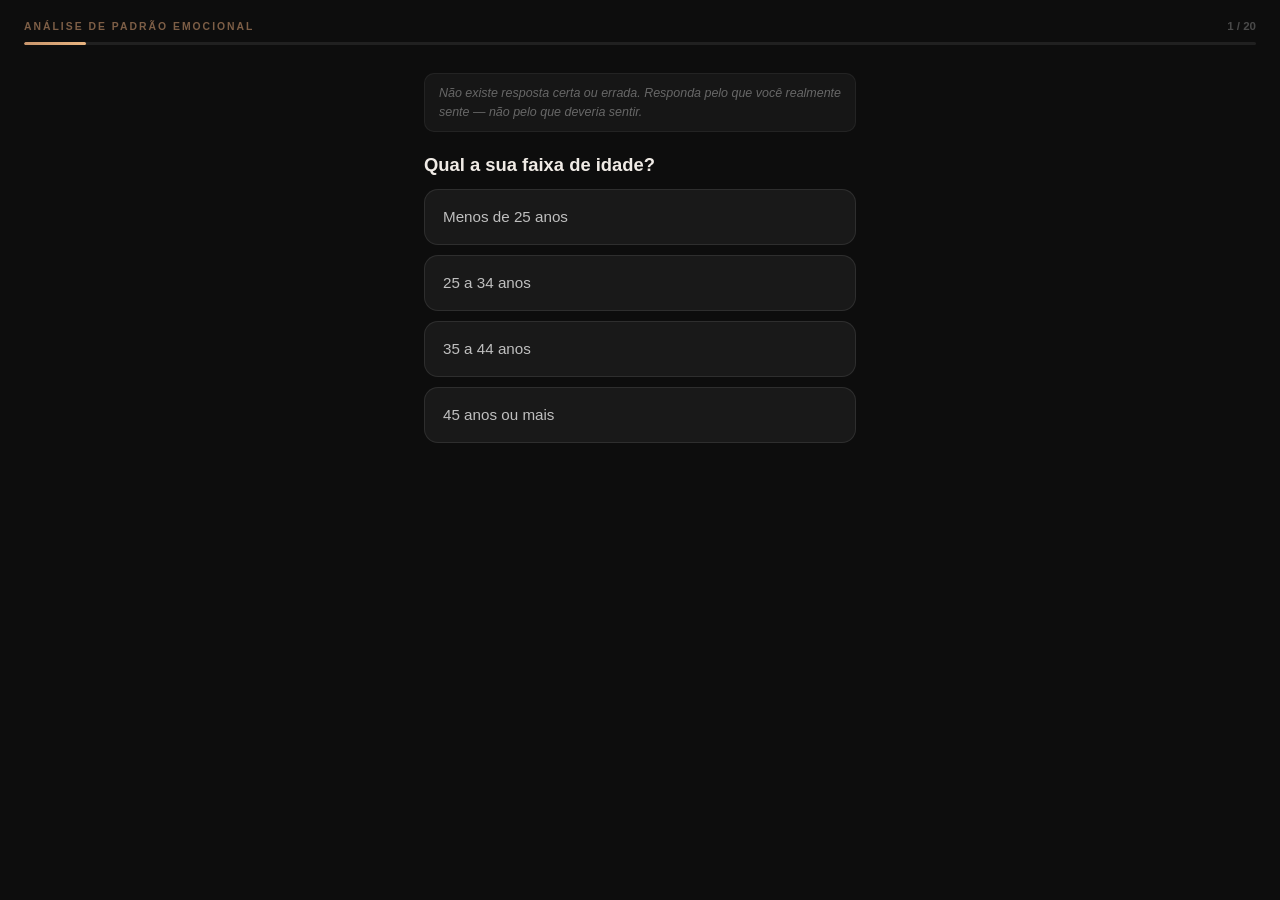
<file: quiz.html>
<!DOCTYPE html>
<html lang="pt-BR">
<head>
  <meta charset="UTF-8">
  <meta name="viewport" content="width=device-width, initial-scale=1.0">
  <title>Diagnóstico Relacional</title>
  <link rel="stylesheet" href="style.css">
  <style>
    body { background: #0D0D0D; }

    /* ── HEADER DO QUIZ ───────────────────────── */
    .quiz-header {
      background: #0D0D0D;
      padding: 20px 24px 0;
      display: flex;
      align-items: center;
      justify-content: space-between;
    }
    .quiz-header-label {
      font-size: 0.65rem;
      font-weight: 700;
      text-transform: uppercase;
      letter-spacing: 2px;
      color: rgba(200,149,108,0.6);
    }
    .quiz-header-counter {
      font-size: 0.72rem;
      color: rgba(255,255,255,0.25);
      font-weight: 600;
    }

    /* ── BOTÃO VOLTAR ─────────────────────────── */
    .btn-back {
      display: flex;
      align-items: center;
      gap: 6px;
      background: none;
      border: none;
      padding: 6px 0;
      margin-bottom: 20px;
      font-size: 0.8rem;
      color: rgba(255,255,255,0.28);
      cursor: pointer;
      transition: color 0.15s;
    }
    .btn-back:hover { color: rgba(255,255,255,0.5); }
    .btn-back svg { flex-shrink: 0; }

    /* ── PROGRESS — override style.css fixed+white ── */
    .progress-wrap {
      position: relative !important;
      top: auto !important;
      background: #0D0D0D !important;
      padding: 10px 24px 0 !important;
      box-shadow: none !important;
    }
    .progress-bar-bg {
      background: rgba(255,255,255,0.08) !important;
      border-radius: 4px !important;
      height: 3px !important;
    }
    .progress-bar-fill {
      height: 100% !important;
      background: linear-gradient(90deg, #C8956C, #E8B480) !important;
      border-radius: 4px !important;
      transition: width 0.4s ease !important;
    }
    .progress-label { display: none !important; }

    /* ── QUIZ WRAP — override style.css 100px top padding ── */
    .quiz-wrap {
      background: #0D0D0D !important;
      padding: 28px 24px 60px !important;
      max-width: 480px !important;
      margin: 0 auto !important;
      min-height: calc(100vh - 80px);
    }

    /* Override style.css global card */
    .question-card {
      animation: fadeUp 0.3s ease;
      background: transparent !important;
      box-shadow: none !important;
      padding: 0 !important;
      border-radius: 0 !important;
    }
    @keyframes fadeUp {
      from { opacity: 0; transform: translateY(14px); }
      to   { opacity: 1; transform: translateY(0); }
    }

    /* Neutralidade — aparece só na Q1 */
    .question-disclaimer {
      background: rgba(255,255,255,0.04);
      border: 1px solid rgba(255,255,255,0.06);
      border-radius: 10px;
      padding: 10px 14px;
      margin-bottom: 20px;
      font-size: 0.78rem;
      color: rgba(255,255,255,0.35);
      line-height: 1.5;
      font-style: italic;
    }

    .question-text {
      font-size: 1.15rem;
      font-weight: 700;
      color: #F0EBE6;
      line-height: 1.45;
      margin-bottom: 10px;
    }

    /* Nota científica abaixo da pergunta */
    .question-note {
      font-size: 0.78rem;
      color: rgba(200,149,108,0.55);
      font-style: italic;
      line-height: 1.5;
      margin-bottom: 22px;
      padding-left: 2px;
    }

    .options-list {
      list-style: none;
      display: flex;
      flex-direction: column;
      gap: 10px;
      margin-top: 4px;
    }
    .option-item {
      background: rgba(255,255,255,0.05) !important;
      border: 1px solid rgba(255,255,255,0.09) !important;
      border-radius: 14px !important;
      padding: 16px 18px !important;
      font-size: 0.95rem !important;
      color: rgba(255,255,255,0.72) !important;
      line-height: 1.45 !important;
      cursor: pointer !important;
      transition: background 0.15s, border-color 0.15s, color 0.15s !important;
    }
    .option-item:active,
    .option-item.selected {
      background: rgba(200,149,108,0.18) !important;
      border-color: rgba(200,149,108,0.55) !important;
      color: #F0C090 !important;
      transform: none !important;
    }
    .option-item:hover:not(.selected) {
      background: rgba(255,255,255,0.08) !important;
      border-color: rgba(255,255,255,0.15) !important;
    }

    /* ── LOADING ──────────────────────────────── */
    #loading-screen {
      display: none;
      flex-direction: column;
      align-items: center;
      justify-content: center;
      min-height: 100vh;
      text-align: center;
      padding: 40px 24px;
      background: #0D0D0D;
    }
    #loading-screen.active { display: flex; }

    .loading-label {
      font-size: 0.65rem;
      font-weight: 700;
      text-transform: uppercase;
      letter-spacing: 2.5px;
      color: rgba(200,149,108,0.6);
      margin-bottom: 20px;
    }
    .loading-title {
      font-size: 1.25rem;
      font-weight: 800;
      color: #F0EBE6;
      margin-bottom: 8px;
      line-height: 1.35;
    }
    .loading-sub {
      color: rgba(255,255,255,0.35);
      font-size: 0.9rem;
      margin-bottom: 36px;
      line-height: 1.5;
    }

    .analyzing-steps {
      list-style: none;
      text-align: left;
      width: 100%;
      max-width: 320px;
    }
    .analyzing-steps li {
      padding: 10px 0;
      font-size: 0.88rem;
      color: rgba(255,255,255,0.25);
      display: flex;
      align-items: center;
      gap: 12px;
      border-bottom: 1px solid rgba(255,255,255,0.05);
      transition: color 0.3s;
    }
    .analyzing-steps li:last-child { border-bottom: none; }
    .analyzing-steps li.done { color: rgba(255,255,255,0.65); }
    .step-dot {
      width: 7px; height: 7px;
      border-radius: 50%;
      background: rgba(255,255,255,0.12);
      flex-shrink: 0;
    }
    .step-dot.active {
      background: #C8956C;
      animation: pulse 0.8s ease infinite;
    }
    .step-dot.done { background: #5BA05B; }
    @keyframes pulse { 0%,100% { opacity:1; } 50% { opacity:0.3; } }

    /* Spinner */
    .spinner {
      width: 36px; height: 36px;
      border: 2px solid rgba(200,149,108,0.15);
      border-top-color: #C8956C;
      border-radius: 50%;
      animation: spin 0.8s linear infinite;
      margin-bottom: 24px;
    }
    @keyframes spin { to { transform: rotate(360deg); } }
  </style>
</head>
<body>

<!-- HEADER -->
<div class="quiz-header" id="quiz-header">
  <span class="quiz-header-label">Análise de Padrão Emocional</span>
  <span class="quiz-header-counter" id="header-counter">1 / 20</span>
</div>

<!-- PROGRESS BAR -->
<div class="progress-wrap" id="progress-wrap">
  <div class="progress-bar-bg">
    <div class="progress-bar-fill" id="progress-fill" style="width: 5%"></div>
  </div>
</div>

<!-- QUIZ AREA -->
<div class="quiz-wrap" id="quiz-area">
  <div class="question-card" id="question-card">
    <button class="btn-back" id="btn-back" onclick="voltarPergunta()" style="display:none">
      <svg width="14" height="14" viewBox="0 0 14 14" fill="none">
        <path d="M9 11L5 7L9 3" stroke="currentColor" stroke-width="1.5" stroke-linecap="round" stroke-linejoin="round"/>
      </svg>
      Pergunta anterior
    </button>
    <div id="question-disclaimer" class="question-disclaimer" style="display:none">
      Não existe resposta certa ou errada. Responda pelo que você realmente sente — não pelo que deveria sentir.
    </div>
    <p class="question-text" id="question-text"></p>
    <p class="question-note" id="question-note"></p>
    <ul class="options-list" id="options-list"></ul>
  </div>
</div>

<!-- LOADING SCREEN -->
<div id="loading-screen">
  <div class="spinner"></div>
  <p class="loading-label">Processando diagnóstico</p>
  <h2 class="loading-title">Mapeando seu<br>padrão relacional...</h2>
  <p class="loading-sub">Suas respostas estão sendo analisadas.<br>Isso leva alguns segundos.</p>
  <ul class="analyzing-steps" id="analyzing-steps">
    <li id="step1"><span class="step-dot" id="dot1"></span> Mapeando padrão de resposta emocional</li>
    <li id="step2"><span class="step-dot" id="dot2"></span> Identificando mecanismos de proteção</li>
    <li id="step3"><span class="step-dot" id="dot3"></span> Cruzando indicadores relacionais</li>
    <li id="step4"><span class="step-dot" id="dot4"></span> Gerando seu diagnóstico personalizado</li>
  </ul>
</div>

<script>
// ============================================================
// PERGUNTAS — G = Guardiã | T = Tempestade | D = Distante
// nota: microcópia científico-emocional abaixo da pergunta
// ============================================================
const perguntas = [
  {
    texto: "Qual a sua faixa de idade?",
    nota: "",
    opcoes: [
      { texto: "Menos de 25 anos",  pts: {g:1, t:1, d:1} },
      { texto: "25 a 34 anos",      pts: {g:1, t:1, d:1} },
      { texto: "35 a 44 anos",      pts: {g:1, t:1, d:1} },
      { texto: "45 anos ou mais",   pts: {g:1, t:1, d:1} }
    ]
  },
  {
    texto: "Como você descreveria seu momento atual nos relacionamentos?",
    nota: "",
    opcoes: [
      { texto: "Estou em um relacionamento com alguns desafios",              pts: {g:1, t:1, d:0} },
      { texto: "Estou solteira e quero entender meus padrões",               pts: {g:1, t:0, d:1} },
      { texto: "Acabei de sair de um relacionamento difícil",                pts: {g:1, t:1, d:0} },
      { texto: "Tenho um histórico de relacionamentos que não funcionam",    pts: {g:0, t:1, d:1} }
    ]
  },
  {
    texto: "Quando alguém que você ama fica mais distante ou quieto, o que acontece em você?",
    nota: "Respostas automáticas à distância do outro revelam o núcleo do mecanismo de apego.",
    opcoes: [
      { texto: "Começo a imaginar o pior e fico em alerta",           pts: {g:3, t:0, d:0} },
      { texto: "Fico com raiva e quero resolver na hora",             pts: {g:0, t:3, d:0} },
      { texto: "Dou espaço, mas por dentro estou inquieta",           pts: {g:1, t:0, d:2} },
      { texto: "Finjo que está tudo bem, mas me fecho também",        pts: {g:0, t:0, d:3} }
    ]
  },
  {
    texto: "Quando discordam de você em algo importante, você tende a...",
    nota: "Padrões de resposta ao conflito costumam se formar antes da fase adulta — e operam no piloto automático.",
    opcoes: [
      { texto: "Ceder rapidamente para evitar conflito",                              pts: {g:3, t:0, d:0} },
      { texto: "Defender meu ponto até o fim",                                        pts: {g:0, t:3, d:0} },
      { texto: "Ficar em silêncio, mas o assunto fica ruminando internamente",       pts: {g:0, t:0, d:3} },
      { texto: "Analisar antes de responder — raramente confronto diretamente",      pts: {g:1, t:0, d:2} }
    ]
  },
  {
    texto: "Quando você faz algo bonito pelo parceiro e ele não reconhece, o que você faz?",
    nota: "A reação à falta de reconhecimento revela expectativas emocionais implícitas — geralmente nunca verbalizadas.",
    opcoes: [
      { texto: "Engulo o sentimento e continuo dando",                         pts: {g:3, t:0, d:0} },
      { texto: "Fico magoada e acabo explodindo mais tarde",                   pts: {g:0, t:3, d:0} },
      { texto: "Me afasto emocionalmente sem dizer o motivo",                  pts: {g:0, t:0, d:3} },
      { texto: "Deixo passar, mas guardo esse sentimento por dentro",          pts: {g:1, t:1, d:1} }
    ]
  },
  {
    texto: "Com que frequência você coloca as necessidades do outro antes das suas?",
    nota: "Esse padrão costuma aparecer em pessoas emocionalmente sobrecarregadas — e raramente é percebido como problema.",
    opcoes: [
      { texto: "Quase sempre — é difícil priorizar a mim mesma",       pts: {g:3, t:0, d:0} },
      { texto: "Às vezes, quando percebo que estou cedendo demais",    pts: {g:1, t:1, d:0} },
      { texto: "Raramente — preciso sentir que estou no controle",     pts: {g:0, t:0, d:3} },
      { texto: "Depende: às vezes me anulo, às vezes me imponho",      pts: {g:0, t:2, d:1} }
    ]
  },
  {
    texto: "Quando um relacionamento começa a ficar muito intenso, você tende a...",
    nota: "",
    opcoes: [
      { texto: "Me apegar mais — tenho medo de perder",                          pts: {g:3, t:0, d:0} },
      { texto: "Ficar animada, mas logo começam os atritos",                     pts: {g:0, t:3, d:0} },
      { texto: "Sentir um impulso de criar distância",                           pts: {g:0, t:0, d:3} },
      { texto: "Ficar confusa — quero, mas tenho medo ao mesmo tempo",           pts: {g:1, t:1, d:1} }
    ]
  },
  {
    texto: "Quando está numa discussão e o outro fica em silêncio, você sente...",
    nota: "O silêncio do outro pode ativar mecanismos de proteção emocional completamente diferentes em cada padrão.",
    opcoes: [
      { texto: "Pânico — o silêncio me apavora",                               pts: {g:3, t:0, d:0} },
      { texto: "Raiva — parece descaso ou punição",                             pts: {g:0, t:3, d:0} },
      { texto: "Alívio — prefiro o silêncio ao confronto",                      pts: {g:0, t:0, d:3} },
      { texto: "Ansiedade e vontade de entender o que está acontecendo",        pts: {g:1, t:1, d:0} }
    ]
  },
  {
    texto: "Você já se viu pedindo desculpas por algo que não foi sua culpa para manter a paz?",
    nota: "Esse comportamento é um dos indicadores mais precisos de evitação do conflito como mecanismo de sobrevivência emocional.",
    opcoes: [
      { texto: "Sim, com muita frequência",                                    pts: {g:3, t:0, d:0} },
      { texto: "Sim, mas fico ressentida depois",                              pts: {g:1, t:2, d:0} },
      { texto: "Raramente — tenho dificuldade até quando é minha culpa",       pts: {g:0, t:0, d:3} },
      { texto: "Às vezes, quando a situação parece sem saída",                 pts: {g:1, t:0, d:1} }
    ]
  },
  {
    texto: "Quando um ex volta, como você reage internamente?",
    nota: "",
    opcoes: [
      { texto: "Sinto esperança, mesmo sabendo que não deveria",               pts: {g:3, t:0, d:0} },
      { texto: "Fico em conflito intenso — parte quer, parte rejeita",         pts: {g:0, t:3, d:0} },
      { texto: "Me sinto indiferente ou aliviada que ele foi embora",           pts: {g:0, t:0, d:3} },
      { texto: "Guardo muito rancor ou me apego muito — depende de como foi", pts: {g:1, t:1, d:1} }
    ]
  },
  {
    texto: "Olhando para seus relacionamentos passados, você percebe algum padrão se repetindo?",
    nota: "Padrões se repetem porque são estratégias emocionais aprendidas — não falhas de caráter. Isso é importante.",
    opcoes: [
      { texto: "Sim — sempre acabo me perdendo ou me apagando",                pts: {g:3, t:0, d:0} },
      { texto: "Sim — começa bem, mas vira uma montanha-russa",                pts: {g:0, t:3, d:0} },
      { texto: "Sim — afasto as pessoas antes que me machuquem",               pts: {g:0, t:0, d:3} },
      { texto: "Sim, mas ainda não entendi exatamente qual é",                 pts: {g:1, t:1, d:1} }
    ]
  },
  {
    texto: "Como esse padrão impacta sua vida fora dos relacionamentos amorosos?",
    nota: "",
    opcoes: [
      { texto: "Me cansa — gasto muita energia cuidando dos outros",                    pts: {g:3, t:0, d:0} },
      { texto: "Cria instabilidade — meu humor reflete o estado do relacionamento",     pts: {g:0, t:3, d:0} },
      { texto: "Me isolo — prefiro minha própria companhia com frequência",             pts: {g:0, t:0, d:3} },
      { texto: "É uma tensão constante que me impede de ser quem quero ser",            pts: {g:1, t:1, d:1} }
    ]
  },
  {
    texto: "Você já perdeu alguém importante por causa de um padrão que reconhecia, mas não conseguia mudar?",
    nota: "",
    opcoes: [
      { texto: "Sim — e isso ainda dói muito",                                   pts: {g:2, t:1, d:0} },
      { texto: "Sim, e me pergunto o que teria sido diferente",                  pts: {g:1, t:2, d:0} },
      { texto: "Sim — mas aprendi a não me culpar por isso",                     pts: {g:0, t:0, d:3} },
      { texto: "Provavelmente sim, mas ainda estou descobrindo",                  pts: {g:1, t:0, d:2} }
    ]
  },
  {
    texto: "Quando você pensa em um relacionamento verdadeiramente saudável, o que sente?",
    nota: "Respostas impulsivas a essa pergunta costumam revelar o nível de crença na própria capacidade de mudança.",
    opcoes: [
      { texto: "Desejo imenso — mas não sei se é possível para mim",                      pts: {g:3, t:0, d:0} },
      { texto: "Quero muito, mas tenho medo da intensidade que vem junto",               pts: {g:0, t:3, d:0} },
      { texto: "Quero, mas tenho dificuldade de confiar que duraria",                    pts: {g:0, t:0, d:3} },
      { texto: "Acredito que é possível, mas não sei por onde começar",                  pts: {g:1, t:1, d:1} }
    ]
  },
  {
    texto: "Como você classificaria o impacto do seu padrão nos seus relacionamentos hoje?",
    nota: "",
    opcoes: [
      { texto: "Alto — já custou relacionamentos importantes",     pts: {g:2, t:1, d:0} },
      { texto: "Muito alto — é o que mais me preocupa",            pts: {g:1, t:2, d:0} },
      { texto: "Médio — percebo, mas ainda não consegui mudar",    pts: {g:1, t:0, d:2} },
      { texto: "Significativo — quero entender melhor para agir",  pts: {g:0, t:1, d:2} }
    ]
  },
  {
    texto: "Se tivesse um plano claro para trabalhar seu padrão, você estaria disposta a seguir pelos próximos 7 dias?",
    nota: "",
    opcoes: [
      { texto: "Sim, com certeza — estou pronta",                              pts: {g:1, t:1, d:1} },
      { texto: "Sim — teria que ajustar minha rotina, mas faria",             pts: {g:1, t:1, d:1} },
      { texto: "Tenho curiosidade — quero ver o que é antes de decidir",      pts: {g:0, t:1, d:1} }
    ]
  },
  {
    texto: "Você acredita que padrões emocionais podem ser identificados e transformados com as ferramentas certas?",
    nota: "",
    opcoes: [
      { texto: "Sim, acredito totalmente",                                                pts: {g:1, t:1, d:1} },
      { texto: "Acredito — mas nunca encontrei algo que funcionasse para mim",           pts: {g:1, t:1, d:0} },
      { texto: "Tenho curiosidade — nunca tentei de forma estruturada",                  pts: {g:0, t:0, d:1} }
    ]
  },
  {
    texto: "O que mais te impede de ter o relacionamento que você quer hoje?",
    nota: "",
    opcoes: [
      { texto: "Não entender meu próprio padrão",                          pts: {g:2, t:0, d:1} },
      { texto: "Repetir as mesmas situações sem saber por quê",            pts: {g:1, t:2, d:0} },
      { texto: "Não saber como agir diferente no momento certo",           pts: {g:0, t:1, d:2} },
      { texto: "Todas acima — é um ciclo completo",                        pts: {g:1, t:1, d:1} }
    ]
  },
  {
    texto: "Se tivesse um diagnóstico preciso do seu padrão agora, qual seria o próximo passo ideal?",
    nota: "",
    opcoes: [
      { texto: "Um protocolo prático, dia a dia, que eu consiga seguir",                  pts: {g:2, t:1, d:0} },
      { texto: "Entender como meu padrão interage com o de quem eu amo",                 pts: {g:1, t:0, d:2} },
      { texto: "As duas coisas — diagnóstico completo + protocolo de ação",              pts: {g:1, t:1, d:1} }
    ]
  },
  {
    texto: "Você está pronta para ver seu resultado?",
    nota: "",
    opcoes: [
      { texto: "Sim — quero entender meu padrão agora",                         pts: {g:1, t:1, d:1} },
      { texto: "Sim — mesmo que seja difícil de ouvir, preciso saber",          pts: {g:1, t:0, d:1} }
    ]
  }
];

// ============================================================
// ESTADO
// ============================================================
let atual = 0;
let pontos = { g: 0, t: 0, d: 0 };
let respondendo = false;
let historico = []; // guarda {perguntaIdx, opcaoIdx, pts} para cada resposta

// ============================================================
// RENDER DA PERGUNTA
// ============================================================
function renderPergunta() {
  const p = perguntas[atual];
  const total = perguntas.length;
  const pct = Math.max(5, Math.round(((atual) / total) * 100));

  document.getElementById('progress-fill').style.width = pct + '%';
  document.getElementById('header-counter').textContent = (atual + 1) + ' / ' + total;

  const card = document.getElementById('question-card');
  card.style.animation = 'none';
  card.offsetHeight;
  card.style.animation = 'fadeUp 0.3s ease';

  // Botão voltar: só aparece a partir da Q2
  document.getElementById('btn-back').style.display = atual > 0 ? 'flex' : 'none';

  // Disclaimer só na primeira pergunta
  document.getElementById('question-disclaimer').style.display = atual === 0 ? 'block' : 'none';

  document.getElementById('question-text').textContent = p.texto;

  // Nota científica
  const noteEl = document.getElementById('question-note');
  if (p.nota) {
    noteEl.textContent = p.nota;
    noteEl.style.display = 'block';
  } else {
    noteEl.style.display = 'none';
  }

  // Opções — marca a resposta anterior se existir
  const respostaAnterior = historico.find(h => h.perguntaIdx === atual);
  const lista = document.getElementById('options-list');
  lista.innerHTML = '';
  p.opcoes.forEach((op, i) => {
    const li = document.createElement('li');
    li.className = 'option-item';
    if (respostaAnterior && respostaAnterior.opcaoIdx === i) li.classList.add('selected');
    li.textContent = op.texto;
    li.addEventListener('click', () => selecionar(i));
    lista.appendChild(li);
  });

  respondendo = false;
}

// ============================================================
// SELEÇÃO
// ============================================================
function selecionar(idx) {
  if (respondendo) return;
  respondendo = true;

  const opcao = perguntas[atual].opcoes[idx];

  // Se já havia resposta para esta pergunta (voltou e mudou), subtrai a anterior
  const anterior = historico.findIndex(h => h.perguntaIdx === atual);
  if (anterior !== -1) {
    const pts = historico[anterior].pts;
    pontos.g -= pts.g;
    pontos.t -= pts.t;
    pontos.d -= pts.d;
    historico.splice(anterior, 1);
  }

  // Adiciona nova resposta
  pontos.g += opcao.pts.g;
  pontos.t += opcao.pts.t;
  pontos.d += opcao.pts.d;
  historico.push({ perguntaIdx: atual, opcaoIdx: idx, pts: { ...opcao.pts } });

  const items = document.querySelectorAll('.option-item');
  items[idx].classList.add('selected');

  setTimeout(() => {
    atual++;
    if (atual < perguntas.length) {
      renderPergunta();
    } else {
      mostrarLoading();
    }
  }, 380);
}

// ============================================================
// VOLTAR PERGUNTA
// ============================================================
function voltarPergunta() {
  if (atual <= 0) return;
  atual--;
  renderPergunta();
}

// ============================================================
// LOADING E REDIRECT
// ============================================================
function mostrarLoading() {
  document.getElementById('quiz-header').style.display = 'none';
  document.getElementById('progress-wrap').style.display = 'none';
  document.getElementById('quiz-area').style.display = 'none';
  const ls = document.getElementById('loading-screen');
  ls.style.display = 'flex';

  const steps = ['dot1','dot2','dot3','dot4'];
  let s = 0;

  function ativarStep() {
    if (s > 0) {
      document.getElementById(steps[s-1]).className = 'step-dot done';
      document.getElementById('step' + s).classList.add('done');
    }
    if (s < steps.length) {
      document.getElementById(steps[s]).className = 'step-dot active';
      s++;
      setTimeout(ativarStep, 750);
    } else {
      setTimeout(redirecionar, 600);
    }
  }
  ativarStep();
}

function redirecionar() {
  const max = Math.max(pontos.g, pontos.t, pontos.d);
  let destino;
  if (pontos.g === max && pontos.g >= pontos.t && pontos.g >= pontos.d) {
    destino = 'result-guardia.html';
  } else if (pontos.t === max && pontos.t >= pontos.g && pontos.t >= pontos.d) {
    destino = 'result-tempestade.html';
  } else {
    destino = 'result-distante.html';
  }
  try {
    const perfilKey = destino.replace('result-','').replace('.html','');
    sessionStorage.setItem('perfil', perfilKey);
    sessionStorage.setItem('pontos', JSON.stringify(pontos));
    localStorage.setItem('perfil', perfilKey);
  } catch(e) {}
  window.location.href = destino;
}

// ============================================================
// INIT
// ============================================================
renderPergunta();
</script>

</body>
</html>
</file>
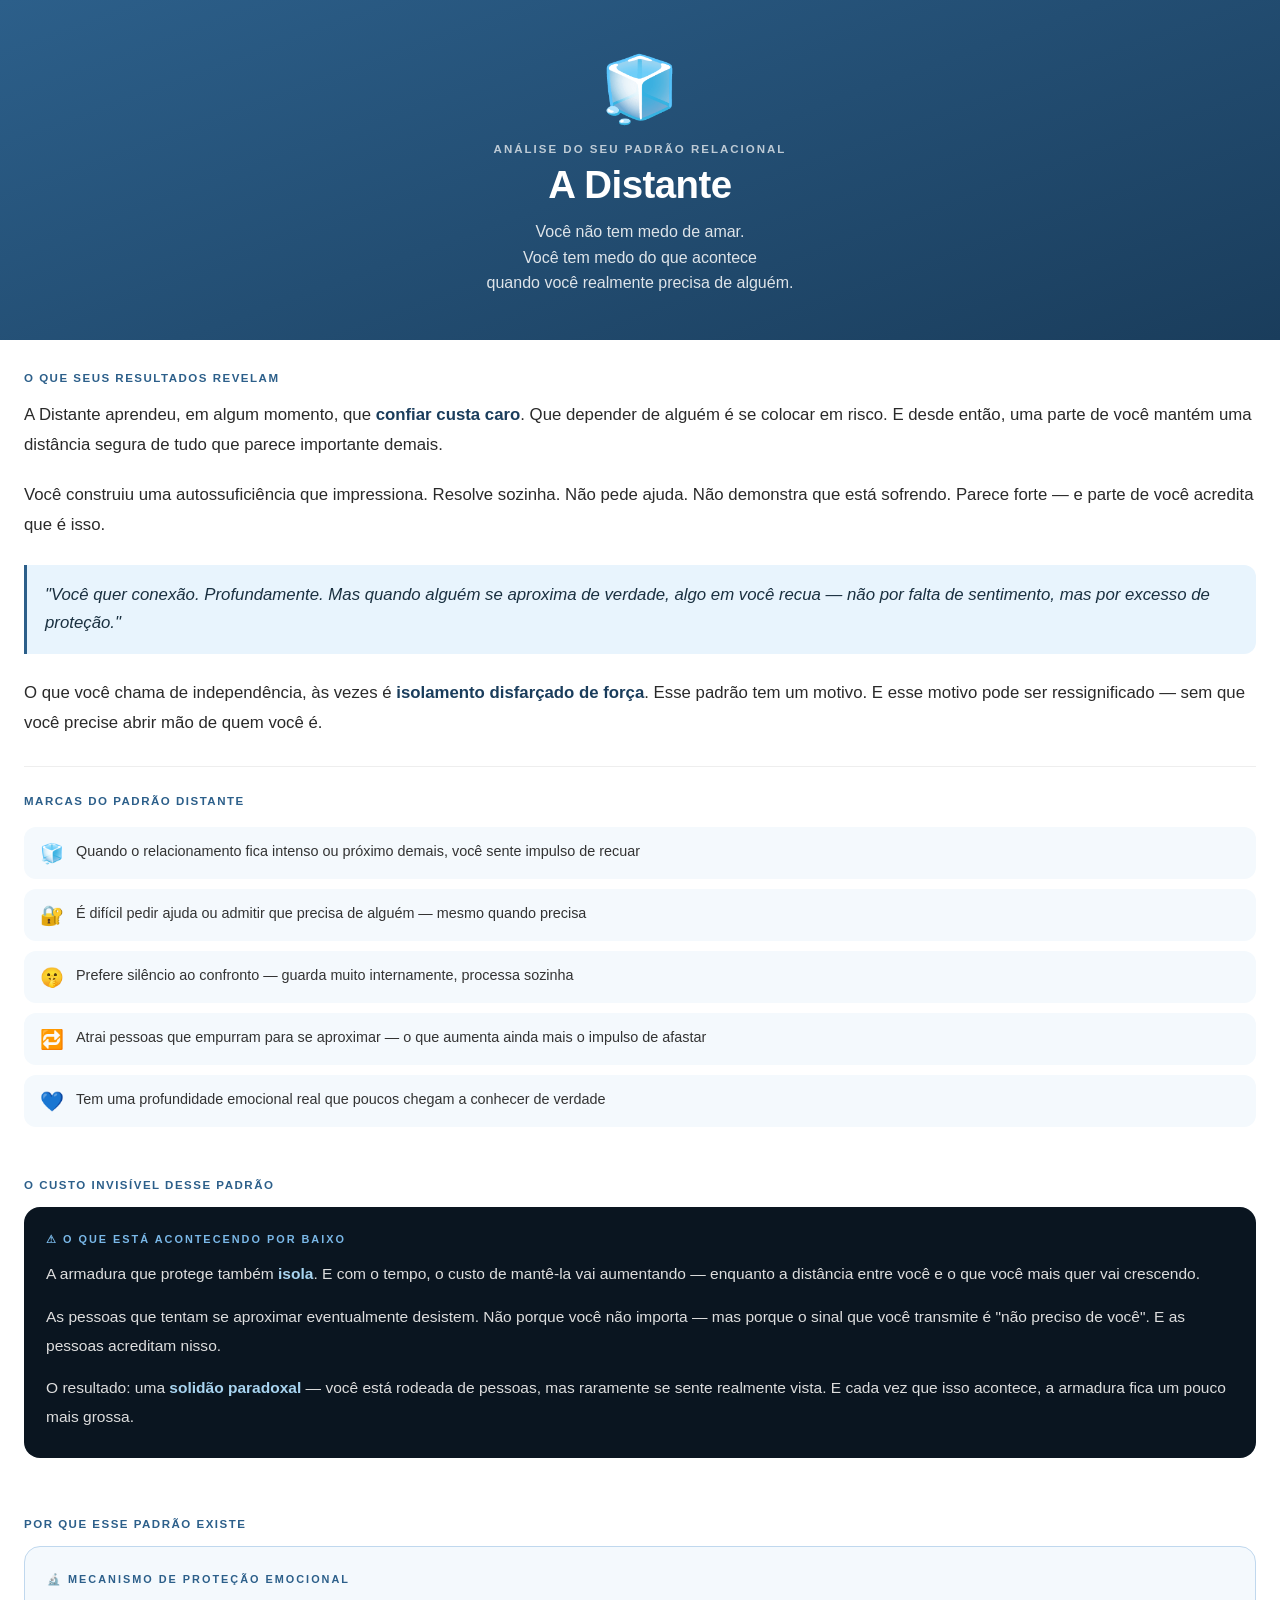
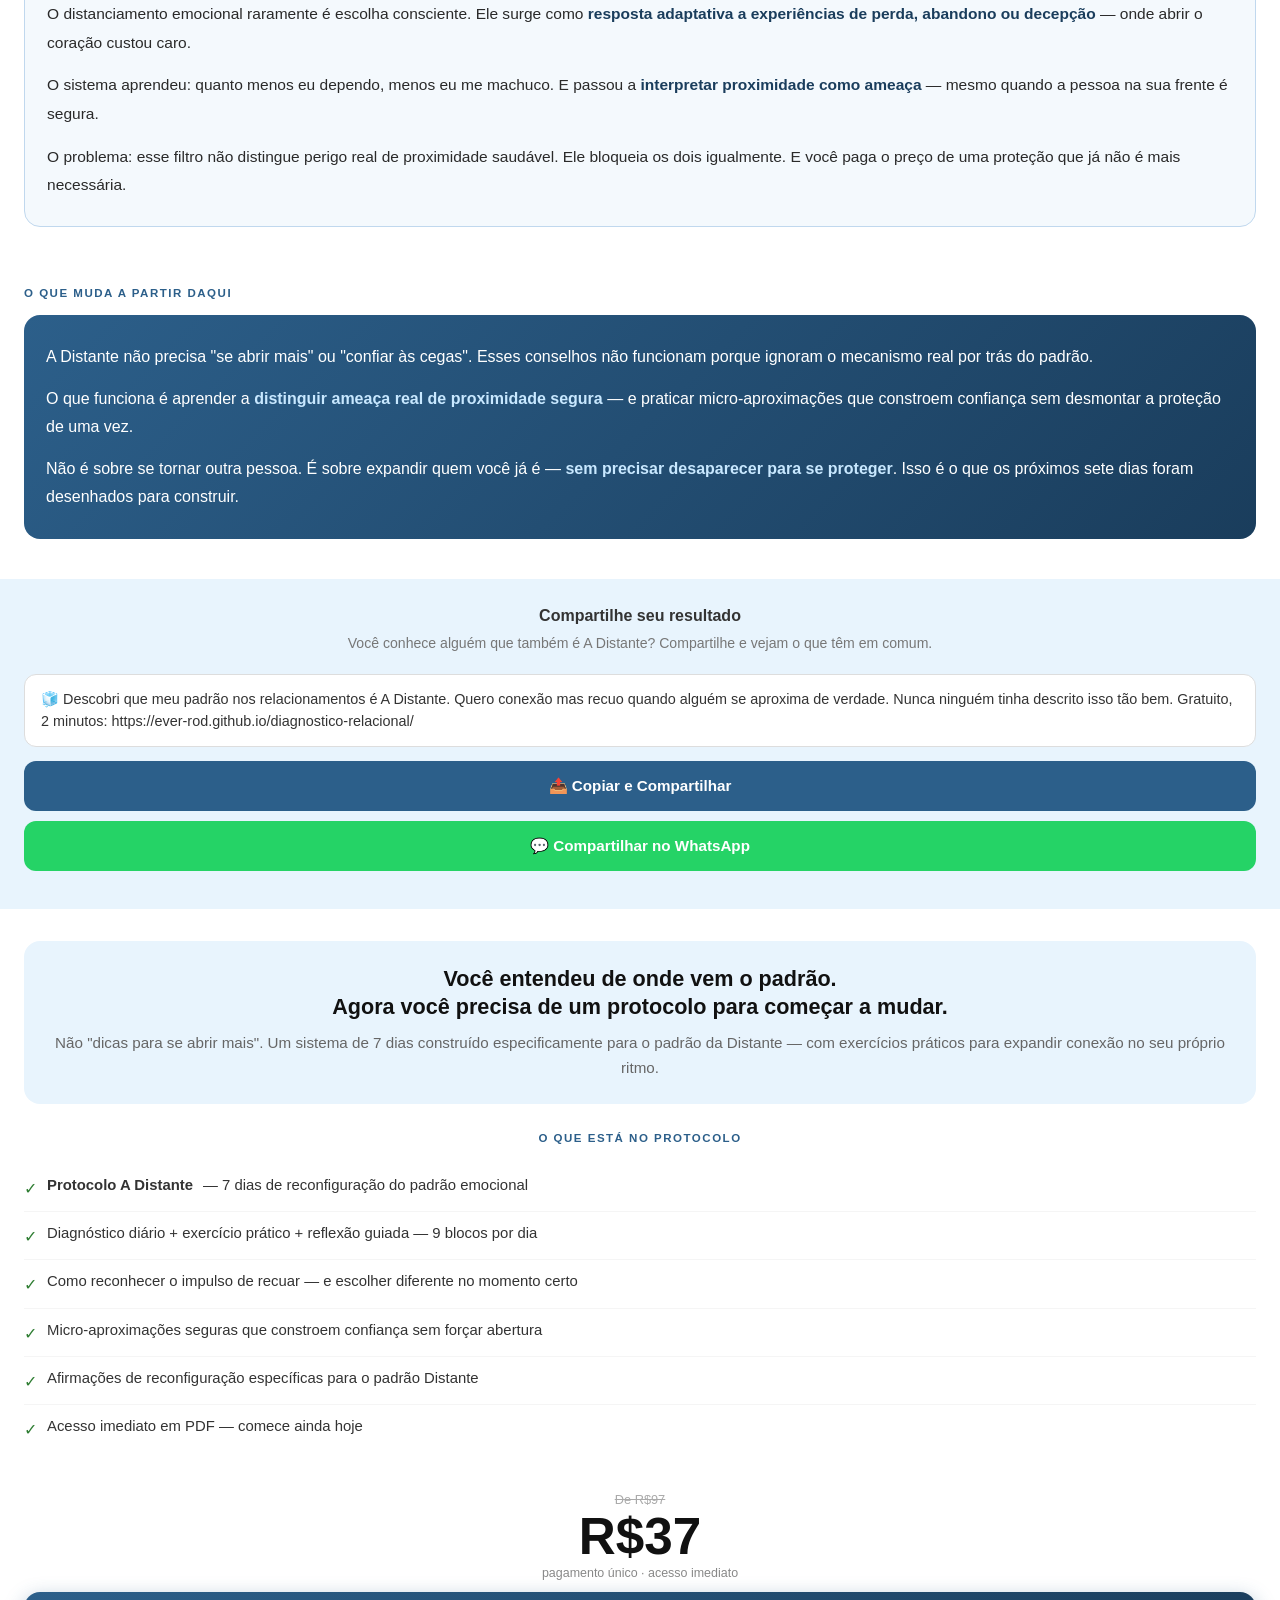
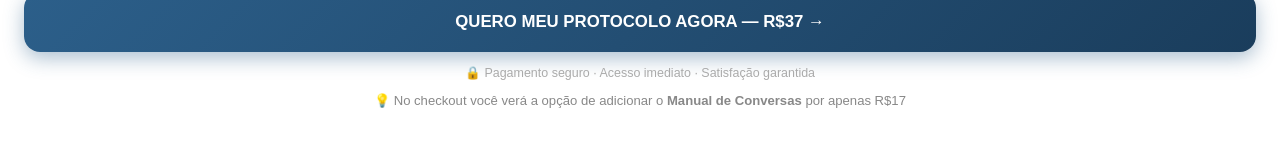
<file: result-distante.html>
<!DOCTYPE html>
<html lang="pt-BR">
<head>
  <meta charset="UTF-8">
  <meta name="viewport" content="width=device-width, initial-scale=1.0">
  <title>Seu Resultado: A Distante</title>
  <meta name="description" content="Você é A Distante. Descubra seu padrão relacional e receba seu protocolo personalizado de 7 dias.">
  <link rel="stylesheet" href="style.css">
  <style>
    body { background: #E8F4FD; }

    .profile-hero {
      background: linear-gradient(160deg, #2C5F8A 0%, #1A3D5C 100%);
      color: #FFF; text-align: center; padding: 52px 24px 44px;
    }
    .profile-hero .profile-emoji { font-size: 4rem; display:block; margin-bottom:16px; }
    .profile-hero .profile-label {
      font-size: 0.72rem; font-weight:700; text-transform:uppercase;
      letter-spacing:2px; opacity:0.7; margin-bottom:8px;
    }
    .profile-hero .profile-name { font-size:2.4rem; font-weight:900; letter-spacing:-0.5px; margin-bottom:12px; }
    .profile-hero .profile-tagline { font-size:1rem; opacity:0.85; line-height:1.6; }

    .content-wrap { background: #FFF; padding: 32px 24px; }

    .section-title {
      font-size: 0.72rem; font-weight:700; text-transform:uppercase;
      letter-spacing:1.5px; color:#2C5F8A; margin-bottom:16px;
    }
    .profile-text { font-size: 1.05rem; line-height: 1.8; color: #2A2A2A; }
    .profile-text p { margin-bottom: 20px; }
    .profile-text strong { color: #1A3D5C; }

    .quote-block {
      background: #E8F4FD; border-left: 3px solid #2C5F8A;
      border-radius: 0 12px 12px 0; padding: 16px 18px; margin: 24px 0;
      font-size: 1.05rem; font-style: italic; color: #1A3040;
      line-height: 1.7; font-weight: 500;
    }

    .traits-grid { display: flex; flex-direction: column; gap: 10px; margin: 20px 0; }
    .trait-item {
      display: flex; align-items: flex-start; gap: 12px;
      background: #F4F9FD; border-radius: 12px; padding: 14px 16px;
    }
    .trait-icon { font-size: 1.2rem; flex-shrink: 0; margin-top: 1px; }
    .trait-text { font-size: 0.9rem; color: #333; line-height: 1.5; }

    /* Consequência */
    .consequence-block {
      background: #0A1520; border-radius: 16px;
      padding: 26px 22px; margin: 8px 0 28px;
    }
    .consequence-label {
      font-size: 0.68rem; font-weight:700; text-transform:uppercase;
      letter-spacing:2px; color:#7AB8E8; margin-bottom:14px; display:block;
    }
    .consequence-block p { font-size: 0.97rem; line-height: 1.85; color: #DDD; margin-bottom: 14px; }
    .consequence-block p:last-child { margin-bottom: 0; }
    .consequence-block strong { color: #A8D4F0; }

    /* Mecanismo */
    .mechanism-block {
      background: #F4F9FD; border: 1px solid #C0D8EE;
      border-radius: 16px; padding: 26px 22px; margin: 8px 0 28px;
    }
    .mechanism-label {
      font-size: 0.68rem; font-weight:700; text-transform:uppercase;
      letter-spacing:2px; color:#2C5F8A; margin-bottom:14px; display:block;
    }
    .mechanism-block p { font-size: 0.97rem; line-height: 1.85; color: #2A2A2A; margin-bottom: 14px; }
    .mechanism-block p:last-child { margin-bottom: 0; }
    .mechanism-block strong { color: #1A3D5C; }

    /* Esperança */
    .hope-block {
      background: linear-gradient(135deg, #2C5F8A 0%, #1A3D5C 100%);
      border-radius: 16px; padding: 28px 22px; margin: 8px 0 0;
    }
    .hope-block p { font-size: 1rem; line-height: 1.75; color: #FFF; margin-bottom: 14px; }
    .hope-block p:last-child { margin-bottom: 0; }
    .hope-block strong { color: #C8E8FF; }

    /* Share */
    .share-section { background: #E8F4FD; padding: 28px 24px; text-align: center; }
    .share-title { font-size: 1rem; font-weight: 700; color: #333; margin-bottom: 8px; }
    .share-sub { font-size: 0.88rem; color: #777; margin-bottom: 20px; line-height: 1.5; }
    .share-text-box {
      background: #FFF; border: 1.5px solid #DDD; border-radius: 12px;
      padding: 14px 16px; font-size: 0.9rem; color: #333;
      line-height: 1.5; text-align: left; margin-bottom: 14px;
    }
    .btn-share-action {
      display: block; width: 100%; padding: 16px;
      background: #2C5F8A; color: #FFF; border: none; border-radius: 12px;
      font-size: 0.95rem; font-weight: 700; cursor: pointer;
      margin-bottom: 10px; transition: transform 0.1s;
    }
    .btn-share-action:active { transform: scale(0.97); }

    /* Oferta */
    .offer-wrap { background: #FFF; padding: 32px 24px; }
    .offer-bridge {
      text-align: center; padding: 24px 20px;
      background: #E8F4FD; border-radius: 16px; margin-bottom: 28px;
    }
    .offer-bridge-title { font-size: 1.35rem; font-weight: 900; color: #111; line-height: 1.3; margin-bottom: 10px; }
    .offer-bridge-sub { font-size: 0.95rem; color: #666; line-height: 1.6; }

    .features-list { list-style: none; margin: 20px 0; }
    .features-list li {
      display: flex; align-items: flex-start; gap: 10px;
      padding: 11px 0; border-bottom: 1px solid #F5F5F5;
      font-size: 0.93rem; color: #333; line-height: 1.45;
    }
    .features-list li:last-child { border-bottom: none; }
    .fi-check { color: #2E7D32; font-size: 1rem; flex-shrink: 0; margin-top: 2px; }

    .price-block { text-align: center; padding: 20px 0 4px; }
    .price-from { font-size: 0.8rem; color: #AAA; text-decoration: line-through; margin-bottom: 4px; }
    .price-main { font-size: 3.2rem; font-weight: 900; color: #111; line-height: 1; }
    .price-note { font-size: 0.78rem; color: #888; margin-top: 4px; }

    .btn-buy {
      display: block; width: 100%; padding: 20px;
      background: linear-gradient(135deg, #2C5F8A, #1A3D5C);
      color: #FFF; border: none; border-radius: 16px;
      font-size: 1.05rem; font-weight: 800;
      text-align: center; cursor: pointer; text-decoration: none;
      box-shadow: 0 6px 20px rgba(44,95,138,0.4);
      transition: transform 0.1s, box-shadow 0.2s; margin-top: 8px;
    }
    .btn-buy:active { transform: scale(0.97); }
    .guarantee-text { text-align: center; font-size: 0.78rem; color: #AAA; margin-top: 12px; line-height: 1.5; }

    .toast { position:fixed; bottom:24px; left:50%; transform:translateX(-50%) translateY(80px);
      background:#111; color:#FFF; padding:12px 24px; border-radius:30px;
      font-size:0.88rem; font-weight:600; opacity:0;
      transition: transform 0.3s ease, opacity 0.3s ease;
      white-space:nowrap; z-index:999; pointer-events:none; }
    .toast.show { opacity:1; transform:translateX(-50%) translateY(0); }
  </style>
</head>
<body>

<!-- HERO -->
<div class="profile-hero">
  <span class="profile-emoji">🧊</span>
  <p class="profile-label">Análise do seu padrão relacional</p>
  <h1 class="profile-name">A Distante</h1>
  <p class="profile-tagline">Você não tem medo de amar.<br>Você tem medo do que acontece<br>quando você realmente precisa de alguém.</p>
</div>

<!-- PARTE 1: IDENTIFICAÇÃO -->
<div class="content-wrap">

  <p class="section-title">O que seus resultados revelam</p>

  <div class="profile-text">
    <p>A Distante aprendeu, em algum momento, que <strong>confiar custa caro</strong>. Que depender de alguém é se colocar em risco. E desde então, uma parte de você mantém uma distância segura de tudo que parece importante demais.</p>

    <p>Você construiu uma autossuficiência que impressiona. Resolve sozinha. Não pede ajuda. Não demonstra que está sofrendo. Parece forte — e parte de você acredita que é isso.</p>

    <div class="quote-block">
      "Você quer conexão. Profundamente. Mas quando alguém se aproxima de verdade, algo em você recua — não por falta de sentimento, mas por excesso de proteção."
    </div>

    <p>O que você chama de independência, às vezes é <strong>isolamento disfarçado de força</strong>. Esse padrão tem um motivo. E esse motivo pode ser ressignificado — sem que você precise abrir mão de quem você é.</p>
  </div>

  <div class="divider"></div>

  <p class="section-title">Marcas do padrão Distante</p>
  <div class="traits-grid">
    <div class="trait-item">
      <span class="trait-icon">🧊</span>
      <span class="trait-text">Quando o relacionamento fica intenso ou próximo demais, você sente impulso de recuar</span>
    </div>
    <div class="trait-item">
      <span class="trait-icon">🔐</span>
      <span class="trait-text">É difícil pedir ajuda ou admitir que precisa de alguém — mesmo quando precisa</span>
    </div>
    <div class="trait-item">
      <span class="trait-icon">🤫</span>
      <span class="trait-text">Prefere silêncio ao confronto — guarda muito internamente, processa sozinha</span>
    </div>
    <div class="trait-item">
      <span class="trait-icon">🔁</span>
      <span class="trait-text">Atrai pessoas que empurram para se aproximar — o que aumenta ainda mais o impulso de afastar</span>
    </div>
    <div class="trait-item">
      <span class="trait-icon">💙</span>
      <span class="trait-text">Tem uma profundidade emocional real que poucos chegam a conhecer de verdade</span>
    </div>
  </div>

</div>

<!-- PARTE 2: CONSEQUÊNCIA INVISÍVEL -->
<div style="background:#FFF; padding: 0 24px 32px;">
  <p class="section-title" style="padding-top:0;">O custo invisível desse padrão</p>
  <div class="consequence-block">
    <span class="consequence-label">⚠ O que está acontecendo por baixo</span>
    <p>A armadura que protege também <strong>isola</strong>. E com o tempo, o custo de mantê-la vai aumentando — enquanto a distância entre você e o que você mais quer vai crescendo.</p>
    <p>As pessoas que tentam se aproximar eventualmente desistem. Não porque você não importa — mas porque o sinal que você transmite é "não preciso de você". E as pessoas acreditam nisso.</p>
    <p>O resultado: uma <strong>solidão paradoxal</strong> — você está rodeada de pessoas, mas raramente se sente realmente vista. E cada vez que isso acontece, a armadura fica um pouco mais grossa.</p>
  </div>
</div>

<!-- PARTE 3: MECANISMO -->
<div style="background:#FFF; padding: 0 24px 32px;">
  <p class="section-title">Por que esse padrão existe</p>
  <div class="mechanism-block">
    <span class="mechanism-label">🔬 Mecanismo de proteção emocional</span>
    <p>O distanciamento emocional raramente é escolha consciente. Ele surge como <strong>resposta adaptativa a experiências de perda, abandono ou decepção</strong> — onde abrir o coração custou caro.</p>
    <p>O sistema aprendeu: quanto menos eu dependo, menos eu me machuco. E passou a <strong>interpretar proximidade como ameaça</strong> — mesmo quando a pessoa na sua frente é segura.</p>
    <p>O problema: esse filtro não distingue perigo real de proximidade saudável. Ele bloqueia os dois igualmente. E você paga o preço de uma proteção que já não é mais necessária.</p>
  </div>
</div>

<!-- PARTE 4: ESPERANÇA -->
<div style="background:#FFF; padding: 0 24px 40px;">
  <p class="section-title">O que muda a partir daqui</p>
  <div class="hope-block">
    <p>A Distante não precisa "se abrir mais" ou "confiar às cegas". Esses conselhos não funcionam porque ignoram o mecanismo real por trás do padrão.</p>
    <p>O que funciona é aprender a <strong>distinguir ameaça real de proximidade segura</strong> — e praticar micro-aproximações que constroem confiança sem desmontar a proteção de uma vez.</p>
    <p>Não é sobre se tornar outra pessoa. É sobre expandir quem você já é — <strong>sem precisar desaparecer para se proteger</strong>. Isso é o que os próximos sete dias foram desenhados para construir.</p>
  </div>
</div>

<!-- COMPARTILHAR -->
<div class="share-section">
  <p class="share-title">Compartilhe seu resultado</p>
  <p class="share-sub">Você conhece alguém que também é A Distante? Compartilhe e vejam o que têm em comum.</p>
  <div class="share-text-box" id="share-text">
    🧊 Descobri que meu padrão nos relacionamentos é A Distante. Quero conexão mas recuo quando alguém se aproxima de verdade. Nunca ninguém tinha descrito isso tão bem. Gratuito, 2 minutos: https://ever-rod.github.io/diagnostico-relacional/
  </div>
  <button class="btn-share-action" onclick="compartilhar()">📤 Copiar e Compartilhar</button>
  <button class="btn-share-action" style="background:#25D366;" onclick="compartilharWhats()">💬 Compartilhar no WhatsApp</button>
</div>

<!-- PARTE 5: OFERTA -->
<div class="offer-wrap">

  <div class="offer-bridge">
    <p class="offer-bridge-title">Você entendeu de onde vem o padrão.<br>Agora você precisa de um protocolo para começar a mudar.</p>
    <p class="offer-bridge-sub">Não "dicas para se abrir mais". Um sistema de 7 dias construído especificamente para o padrão da Distante — com exercícios práticos para expandir conexão no seu próprio ritmo.</p>
  </div>

  <p class="section-title" style="text-align:center">O que está no protocolo</p>

  <ul class="features-list">
    <li><span class="fi-check">✓</span> <strong>Protocolo A Distante</strong> — 7 dias de reconfiguração do padrão emocional</li>
    <li><span class="fi-check">✓</span> Diagnóstico diário + exercício prático + reflexão guiada — 9 blocos por dia</li>
    <li><span class="fi-check">✓</span> Como reconhecer o impulso de recuar — e escolher diferente no momento certo</li>
    <li><span class="fi-check">✓</span> Micro-aproximações seguras que constroem confiança sem forçar abertura</li>
    <li><span class="fi-check">✓</span> Afirmações de reconfiguração específicas para o padrão Distante</li>
    <li><span class="fi-check">✓</span> Acesso imediato em PDF — comece ainda hoje</li>
  </ul>

  <div class="price-block">
    <p class="price-from">De R$97</p>
    <p class="price-main">R$37</p>
    <p class="price-note">pagamento único · acesso imediato</p>
  </div>

  <a href="https://pay.hotmart.com/S105649435F?checkoutMode=10" class="btn-buy" id="btn-comprar">
    QUERO MEU PROTOCOLO AGORA — R$37 →
  </a>
  <p class="guarantee-text">🔒 Pagamento seguro · Acesso imediato · Satisfação garantida</p>
  <p style="text-align:center; font-size:0.82rem; color:#888; margin-top:8px; line-height:1.5;">
    💡 No checkout você verá a opção de adicionar o <strong>Manual de Conversas</strong> por apenas R$17
  </p>

</div>

<div class="toast" id="toast">✓ Copiado! Cole onde quiser.</div>

<script>
function compartilhar() {
  const txt = document.getElementById('share-text').textContent.trim();
  if (navigator.share) { navigator.share({ text: txt }).catch(() => copiar(txt)); }
  else { copiar(txt); }
}
function compartilharWhats() {
  window.open('https://wa.me/?text=' + encodeURIComponent(document.getElementById('share-text').textContent.trim()), '_blank');
}
function copiar(txt) {
  if (navigator.clipboard) { navigator.clipboard.writeText(txt).then(() => showToast()); }
  else { const ta = document.createElement('textarea'); ta.value = txt; document.body.appendChild(ta); ta.select(); document.execCommand('copy'); document.body.removeChild(ta); showToast(); }
}
function showToast() {
  const t = document.getElementById('toast'); t.classList.add('show');
  setTimeout(() => t.classList.remove('show'), 2500);
}
</script>

</body>
</html>
</file>
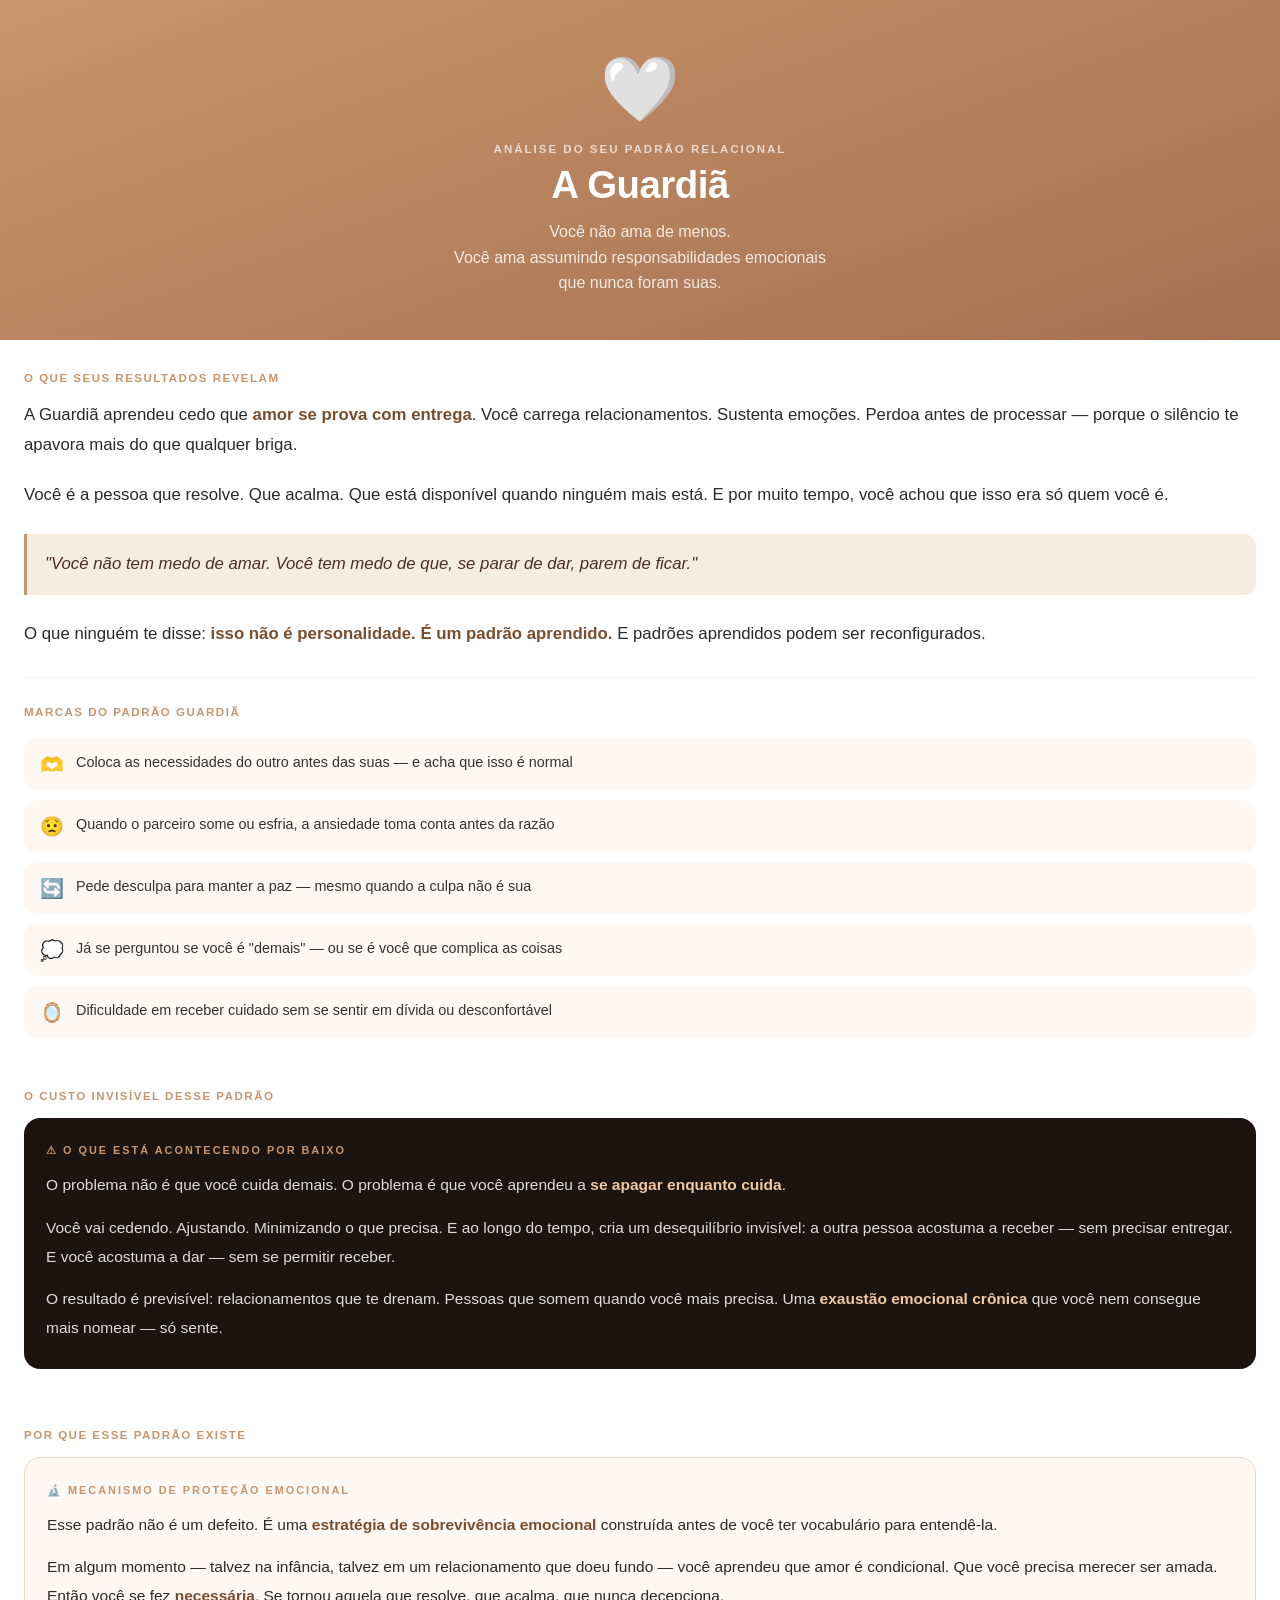
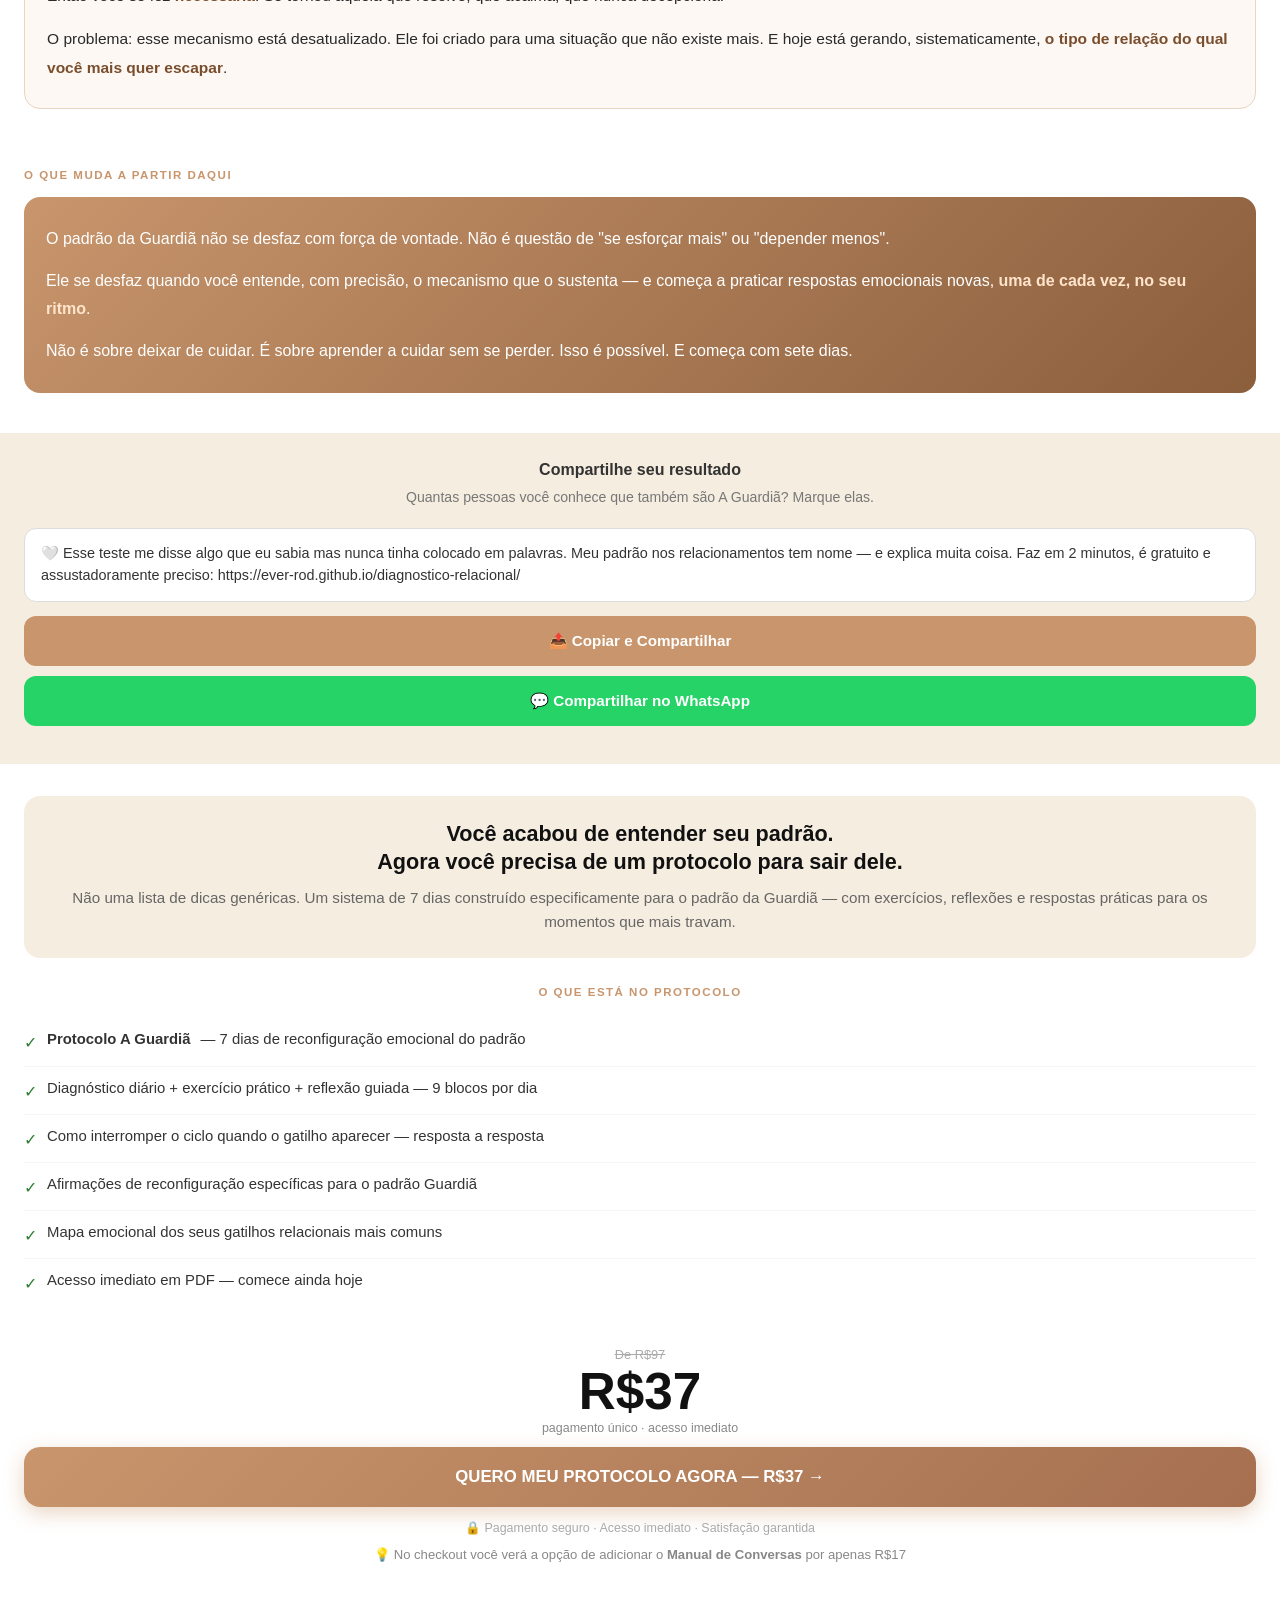
<file: result-guardia.html>
<!DOCTYPE html>
<html lang="pt-BR">
<head>
  <meta charset="UTF-8">
  <meta name="viewport" content="width=device-width, initial-scale=1.0">
  <title>Seu Resultado: A Guardiã</title>
  <meta name="description" content="Você é A Guardiã. Descubra seu padrão relacional e receba seu protocolo personalizado de 7 dias.">
  <link rel="stylesheet" href="style.css">
  <style>
    body { background: #F5EDE0; }
    .theme-guardia { --primary: #C8956C; --light: #F5EDE0; --dark: #7A4E2D; }

    .profile-hero {
      background: linear-gradient(160deg, #C8956C 0%, #A67050 100%);
      color: #FFF;
      text-align: center;
      padding: 52px 24px 44px;
    }
    .profile-hero .profile-emoji { font-size: 4rem; display:block; margin-bottom:16px; }
    .profile-hero .profile-label {
      font-size: 0.72rem; font-weight:700; text-transform:uppercase;
      letter-spacing:2px; opacity:0.7; margin-bottom:8px;
    }
    .profile-hero .profile-name { font-size:2.4rem; font-weight:900; letter-spacing:-0.5px; margin-bottom:12px; }
    .profile-hero .profile-tagline { font-size:1rem; opacity:0.85; line-height:1.6; }

    .content-wrap { background: #FFF; padding: 32px 24px; }

    .section-title {
      font-size: 0.72rem; font-weight:700; text-transform:uppercase;
      letter-spacing:1.5px; color:#C8956C; margin-bottom:16px;
    }
    .profile-text { font-size: 1.05rem; line-height: 1.8; color: #2A2A2A; }
    .profile-text p { margin-bottom: 20px; }
    .profile-text strong { color: #7A4E2D; }

    .quote-block {
      background: #F5EDE0;
      border-left: 3px solid #C8956C;
      border-radius: 0 12px 12px 0;
      padding: 16px 18px;
      margin: 24px 0;
      font-size: 1.05rem;
      font-style: italic;
      color: #4A3020;
      line-height: 1.7;
      font-weight: 500;
    }

    .traits-grid { display: flex; flex-direction: column; gap: 10px; margin: 20px 0; }
    .trait-item {
      display: flex; align-items: flex-start; gap: 12px;
      background: #FDF8F4;
      border-radius: 12px;
      padding: 14px 16px;
    }
    .trait-icon { font-size: 1.2rem; flex-shrink: 0; margin-top: 1px; }
    .trait-text { font-size: 0.9rem; color: #333; line-height: 1.5; }

    /* Consequência */
    .consequence-block {
      background: #1C1410;
      border-radius: 16px;
      padding: 26px 22px;
      margin: 8px 0 28px;
    }
    .consequence-label {
      font-size: 0.68rem; font-weight:700; text-transform:uppercase;
      letter-spacing:2px; color:#C8956C; margin-bottom:14px; display:block;
    }
    .consequence-block p {
      font-size: 0.97rem; line-height: 1.85; color: #DDD; margin-bottom: 14px;
    }
    .consequence-block p:last-child { margin-bottom: 0; }
    .consequence-block strong { color: #F0C8A0; }

    /* Mecanismo */
    .mechanism-block {
      background: #FDF8F4;
      border: 1px solid #E8D5C0;
      border-radius: 16px;
      padding: 26px 22px;
      margin: 8px 0 28px;
    }
    .mechanism-label {
      font-size: 0.68rem; font-weight:700; text-transform:uppercase;
      letter-spacing:2px; color:#C8956C; margin-bottom:14px; display:block;
    }
    .mechanism-block p {
      font-size: 0.97rem; line-height: 1.85; color: #2A2A2A; margin-bottom: 14px;
    }
    .mechanism-block p:last-child { margin-bottom: 0; }
    .mechanism-block strong { color: #7A4E2D; }

    /* Esperança */
    .hope-block {
      background: linear-gradient(135deg, #C8956C 0%, #8B5E3C 100%);
      border-radius: 16px;
      padding: 28px 22px;
      margin: 8px 0 0;
    }
    .hope-block p {
      font-size: 1rem; line-height: 1.75; color: #FFF; margin-bottom: 14px;
    }
    .hope-block p:last-child { margin-bottom: 0; }
    .hope-block strong { color: #FFE4CC; }

    /* Share */
    .share-section { background: #F5EDE0; padding: 28px 24px; text-align: center; }
    .share-title { font-size: 1rem; font-weight: 700; color: #333; margin-bottom: 8px; }
    .share-sub { font-size: 0.88rem; color: #777; margin-bottom: 20px; line-height: 1.5; }
    .share-text-box {
      background: #FFF; border: 1.5px solid #DDD; border-radius: 12px;
      padding: 14px 16px; font-size: 0.9rem; color: #333; line-height: 1.5;
      text-align: left; margin-bottom: 14px;
    }
    .btn-share-action {
      display: block; width: 100%; padding: 16px;
      background: #C8956C; color: #FFF; border: none; border-radius: 12px;
      font-size: 0.95rem; font-weight: 700; cursor: pointer; margin-bottom: 10px;
      transition: transform 0.1s;
    }
    .btn-share-action:active { transform: scale(0.97); }

    /* Oferta */
    .offer-wrap { background: #FFF; padding: 32px 24px; }
    .offer-bridge {
      text-align: center; padding: 24px 20px;
      background: #F5EDE0; border-radius: 16px; margin-bottom: 28px;
    }
    .offer-bridge-title {
      font-size: 1.35rem; font-weight: 900; color: #111;
      line-height: 1.3; margin-bottom: 10px;
    }
    .offer-bridge-sub { font-size: 0.95rem; color: #666; line-height: 1.6; }

    .features-list { list-style: none; margin: 20px 0; }
    .features-list li {
      display: flex; align-items: flex-start; gap: 10px;
      padding: 11px 0; border-bottom: 1px solid #F5F5F5;
      font-size: 0.93rem; color: #333; line-height: 1.45;
    }
    .features-list li:last-child { border-bottom: none; }
    .fi-check { color: #2E7D32; font-size: 1rem; flex-shrink: 0; margin-top: 2px; }

    .price-block { text-align: center; padding: 20px 0 4px; }
    .price-from { font-size: 0.8rem; color: #AAA; text-decoration: line-through; margin-bottom: 4px; }
    .price-main { font-size: 3.2rem; font-weight: 900; color: #111; line-height: 1; }
    .price-note { font-size: 0.78rem; color: #888; margin-top: 4px; }

    .btn-buy {
      display: block; width: 100%; padding: 20px;
      background: linear-gradient(135deg, #C8956C, #A67050);
      color: #FFF; border: none; border-radius: 16px;
      font-size: 1.05rem; font-weight: 800;
      text-align: center; cursor: pointer; text-decoration: none;
      box-shadow: 0 6px 20px rgba(200,149,108,0.4);
      transition: transform 0.1s, box-shadow 0.2s; margin-top: 8px;
    }
    .btn-buy:active { transform: scale(0.97); }
    .guarantee-text { text-align: center; font-size: 0.78rem; color: #AAA; margin-top: 12px; line-height: 1.5; }

    .toast { position:fixed; bottom:24px; left:50%; transform:translateX(-50%) translateY(80px);
      background:#111; color:#FFF; padding:12px 24px; border-radius:30px;
      font-size:0.88rem; font-weight:600; opacity:0;
      transition: transform 0.3s ease, opacity 0.3s ease;
      white-space:nowrap; z-index:999; pointer-events:none; }
    .toast.show { opacity:1; transform:translateX(-50%) translateY(0); }
  </style>
</head>
<body class="theme-guardia">

<!-- HERO DO PERFIL -->
<div class="profile-hero">
  <span class="profile-emoji">🤍</span>
  <p class="profile-label">Análise do seu padrão relacional</p>
  <h1 class="profile-name">A Guardiã</h1>
  <p class="profile-tagline">Você não ama de menos.<br>Você ama assumindo responsabilidades emocionais<br>que nunca foram suas.</p>
</div>

<!-- PARTE 1: IDENTIFICAÇÃO EMOCIONAL -->
<div class="content-wrap">

  <p class="section-title">O que seus resultados revelam</p>

  <div class="profile-text">
    <p>A Guardiã aprendeu cedo que <strong>amor se prova com entrega</strong>. Você carrega relacionamentos. Sustenta emoções. Perdoa antes de processar — porque o silêncio te apavora mais do que qualquer briga.</p>

    <p>Você é a pessoa que resolve. Que acalma. Que está disponível quando ninguém mais está. E por muito tempo, você achou que isso era só quem você é.</p>

    <div class="quote-block">
      "Você não tem medo de amar. Você tem medo de que, se parar de dar, parem de ficar."
    </div>

    <p>O que ninguém te disse: <strong>isso não é personalidade. É um padrão aprendido.</strong> E padrões aprendidos podem ser reconfigurados.</p>
  </div>

  <div class="divider"></div>

  <p class="section-title">Marcas do padrão Guardiã</p>
  <div class="traits-grid">
    <div class="trait-item">
      <span class="trait-icon">🫶</span>
      <span class="trait-text">Coloca as necessidades do outro antes das suas — e acha que isso é normal</span>
    </div>
    <div class="trait-item">
      <span class="trait-icon">😟</span>
      <span class="trait-text">Quando o parceiro some ou esfria, a ansiedade toma conta antes da razão</span>
    </div>
    <div class="trait-item">
      <span class="trait-icon">🔄</span>
      <span class="trait-text">Pede desculpa para manter a paz — mesmo quando a culpa não é sua</span>
    </div>
    <div class="trait-item">
      <span class="trait-icon">💭</span>
      <span class="trait-text">Já se perguntou se você é "demais" — ou se é você que complica as coisas</span>
    </div>
    <div class="trait-item">
      <span class="trait-icon">🪞</span>
      <span class="trait-text">Dificuldade em receber cuidado sem se sentir em dívida ou desconfortável</span>
    </div>
  </div>

</div>

<!-- PARTE 2: CONSEQUÊNCIA INVISÍVEL -->
<div style="background:#FFF; padding: 0 24px 32px;">
  <p class="section-title" style="padding-top:0;">O custo invisível desse padrão</p>
  <div class="consequence-block">
    <span class="consequence-label">⚠ O que está acontecendo por baixo</span>
    <p>O problema não é que você cuida demais. O problema é que você aprendeu a <strong>se apagar enquanto cuida</strong>.</p>
    <p>Você vai cedendo. Ajustando. Minimizando o que precisa. E ao longo do tempo, cria um desequilíbrio invisível: a outra pessoa acostuma a receber — sem precisar entregar. E você acostuma a dar — sem se permitir receber.</p>
    <p>O resultado é previsível: relacionamentos que te drenam. Pessoas que somem quando você mais precisa. Uma <strong>exaustão emocional crônica</strong> que você nem consegue mais nomear — só sente.</p>
  </div>
</div>

<!-- PARTE 3: MECANISMO PSICOLÓGICO -->
<div style="background:#FFF; padding: 0 24px 32px;">
  <p class="section-title">Por que esse padrão existe</p>
  <div class="mechanism-block">
    <span class="mechanism-label">🔬 Mecanismo de proteção emocional</span>
    <p>Esse padrão não é um defeito. É uma <strong>estratégia de sobrevivência emocional</strong> construída antes de você ter vocabulário para entendê-la.</p>
    <p>Em algum momento — talvez na infância, talvez em um relacionamento que doeu fundo — você aprendeu que amor é condicional. Que você precisa merecer ser amada. Então você se fez <strong>necessária</strong>. Se tornou aquela que resolve, que acalma, que nunca decepciona.</p>
    <p>O problema: esse mecanismo está desatualizado. Ele foi criado para uma situação que não existe mais. E hoje está gerando, sistematicamente, <strong>o tipo de relação do qual você mais quer escapar</strong>.</p>
  </div>
</div>

<!-- PARTE 4: ESPERANÇA -->
<div style="background:#FFF; padding: 0 24px 40px;">
  <p class="section-title">O que muda a partir daqui</p>
  <div class="hope-block">
    <p>O padrão da Guardiã não se desfaz com força de vontade. Não é questão de "se esforçar mais" ou "depender menos".</p>
    <p>Ele se desfaz quando você entende, com precisão, o mecanismo que o sustenta — e começa a praticar respostas emocionais novas, <strong>uma de cada vez, no seu ritmo</strong>.</p>
    <p>Não é sobre deixar de cuidar. É sobre aprender a cuidar sem se perder. Isso é possível. E começa com sete dias.</p>
  </div>
</div>

<!-- COMPARTILHAR -->
<div class="share-section">
  <p class="share-title">Compartilhe seu resultado</p>
  <p class="share-sub">Quantas pessoas você conhece que também são A Guardiã? Marque elas.</p>
  <div class="share-text-box" id="share-text">
    🤍 Esse teste me disse algo que eu sabia mas nunca tinha colocado em palavras. Meu padrão nos relacionamentos tem nome — e explica muita coisa. Faz em 2 minutos, é gratuito e assustadoramente preciso: https://ever-rod.github.io/diagnostico-relacional/
  </div>
  <button class="btn-share-action" onclick="compartilhar()">
    📤 Copiar e Compartilhar
  </button>
  <button class="btn-share-action" style="background:#25D366;" onclick="compartilharWhats()">
    💬 Compartilhar no WhatsApp
  </button>
</div>

<!-- PARTE 5: OFERTA -->
<div class="offer-wrap">

  <div class="offer-bridge">
    <p class="offer-bridge-title">Você acabou de entender seu padrão.<br>Agora você precisa de um protocolo para sair dele.</p>
    <p class="offer-bridge-sub">Não uma lista de dicas genéricas. Um sistema de 7 dias construído especificamente para o padrão da Guardiã — com exercícios, reflexões e respostas práticas para os momentos que mais travam.</p>
  </div>

  <p class="section-title" style="text-align:center">O que está no protocolo</p>

  <ul class="features-list">
    <li><span class="fi-check">✓</span> <strong>Protocolo A Guardiã</strong> — 7 dias de reconfiguração emocional do padrão</li>
    <li><span class="fi-check">✓</span> Diagnóstico diário + exercício prático + reflexão guiada — 9 blocos por dia</li>
    <li><span class="fi-check">✓</span> Como interromper o ciclo quando o gatilho aparecer — resposta a resposta</li>
    <li><span class="fi-check">✓</span> Afirmações de reconfiguração específicas para o padrão Guardiã</li>
    <li><span class="fi-check">✓</span> Mapa emocional dos seus gatilhos relacionais mais comuns</li>
    <li><span class="fi-check">✓</span> Acesso imediato em PDF — comece ainda hoje</li>
  </ul>

  <div class="price-block">
    <p class="price-from">De R$97</p>
    <p class="price-main">R$37</p>
    <p class="price-note">pagamento único · acesso imediato</p>
  </div>

  <a href="https://pay.hotmart.com/F105587684Q?checkoutMode=10" class="btn-buy" id="btn-comprar" onclick="registrarClique()">
    QUERO MEU PROTOCOLO AGORA — R$37 →
  </a>
  <p class="guarantee-text">🔒 Pagamento seguro · Acesso imediato · Satisfação garantida</p>
  <p style="text-align:center; font-size:0.82rem; color:#888; margin-top:8px; line-height:1.5;">
    💡 No checkout você verá a opção de adicionar o <strong>Manual de Conversas</strong> por apenas R$17
  </p>

</div>

<div class="toast" id="toast">✓ Copiado! Cole onde quiser.</div>

<script>
function compartilhar() {
  const texto = document.getElementById('share-text').textContent.trim();
  if (navigator.share) {
    navigator.share({ text: texto }).catch(() => copiarTexto(texto));
  } else {
    copiarTexto(texto);
  }
}
function compartilharWhats() {
  const texto = encodeURIComponent(document.getElementById('share-text').textContent.trim());
  window.open('https://wa.me/?text=' + texto, '_blank');
}
function copiarTexto(txt) {
  if (navigator.clipboard) {
    navigator.clipboard.writeText(txt).then(() => mostrarToast());
  } else {
    const ta = document.createElement('textarea');
    ta.value = txt; document.body.appendChild(ta);
    ta.select(); document.execCommand('copy'); document.body.removeChild(ta);
    mostrarToast();
  }
}
function mostrarToast() {
  const t = document.getElementById('toast');
  t.classList.add('show');
  setTimeout(() => t.classList.remove('show'), 2500);
}
function registrarClique() {
  try { sessionStorage.setItem('iniciou_checkout', '1'); } catch(e) {}
}
</script>

</body>
</html>
</file>
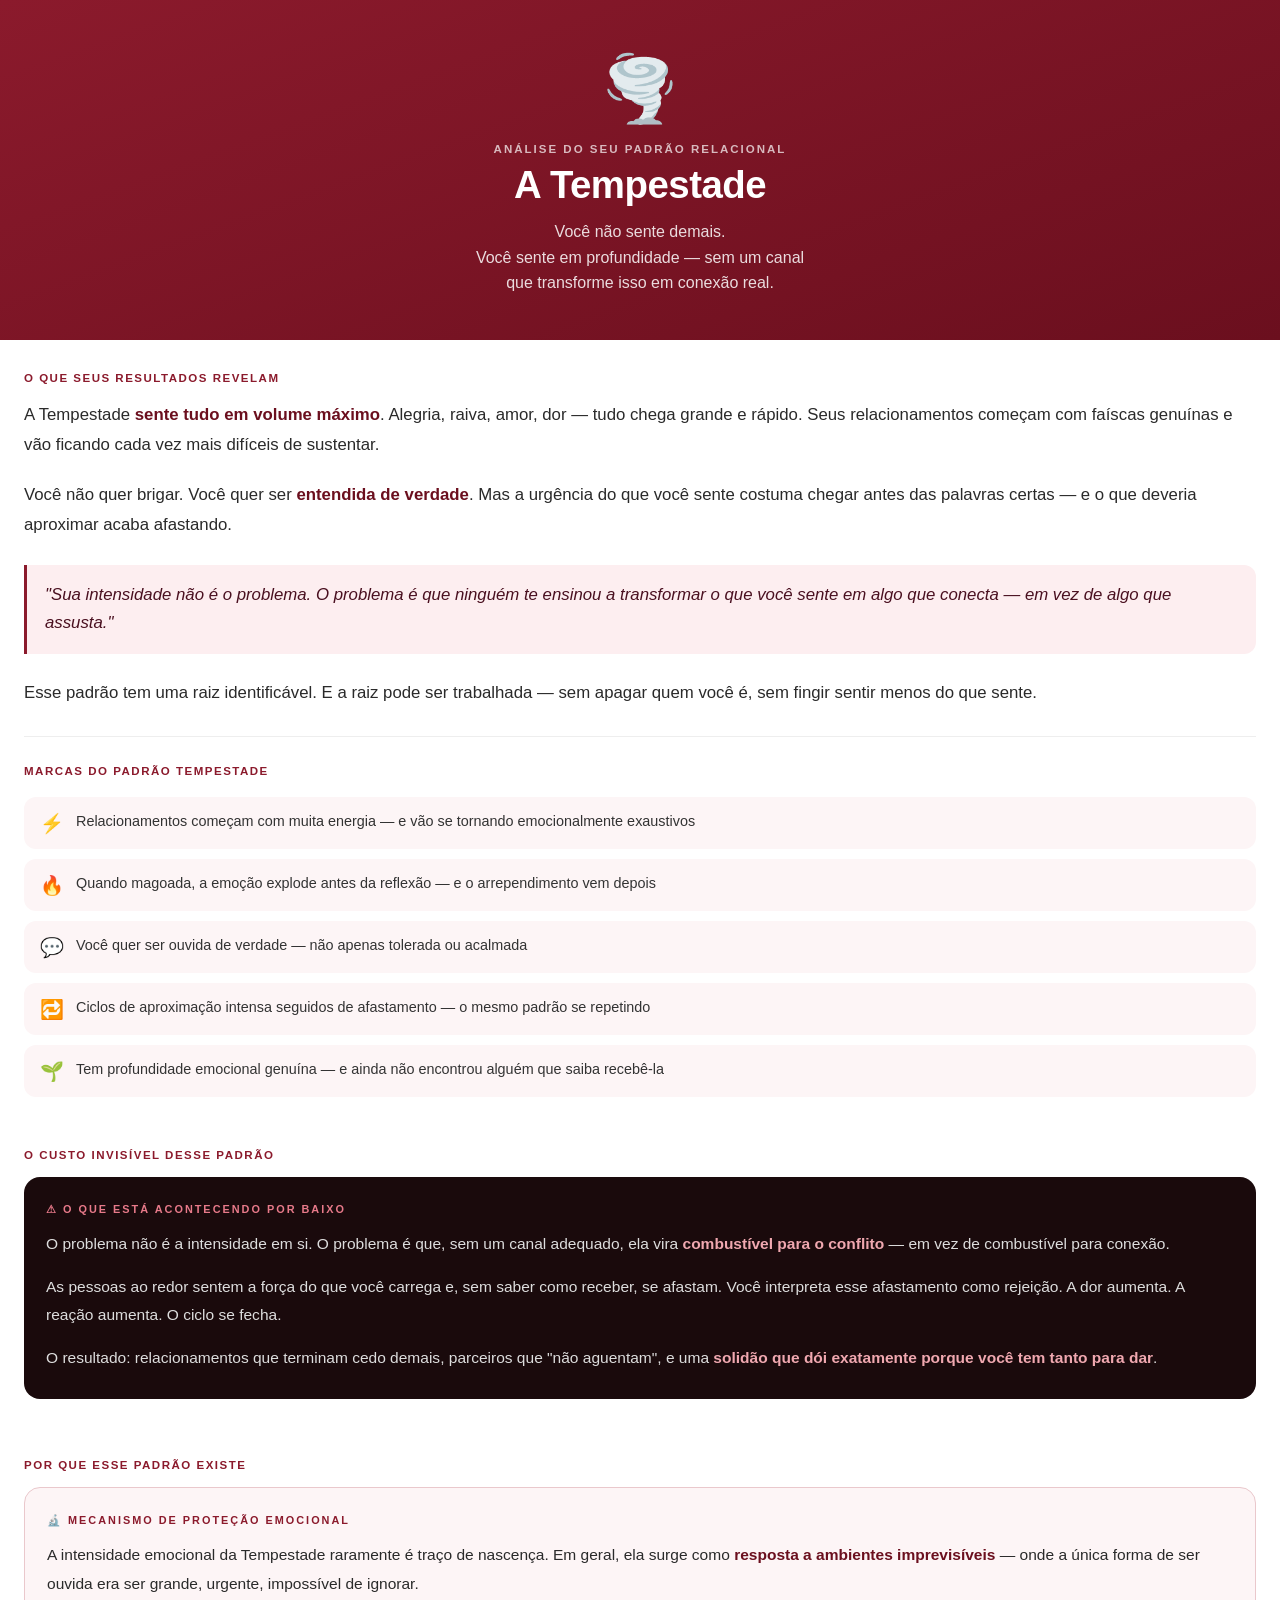
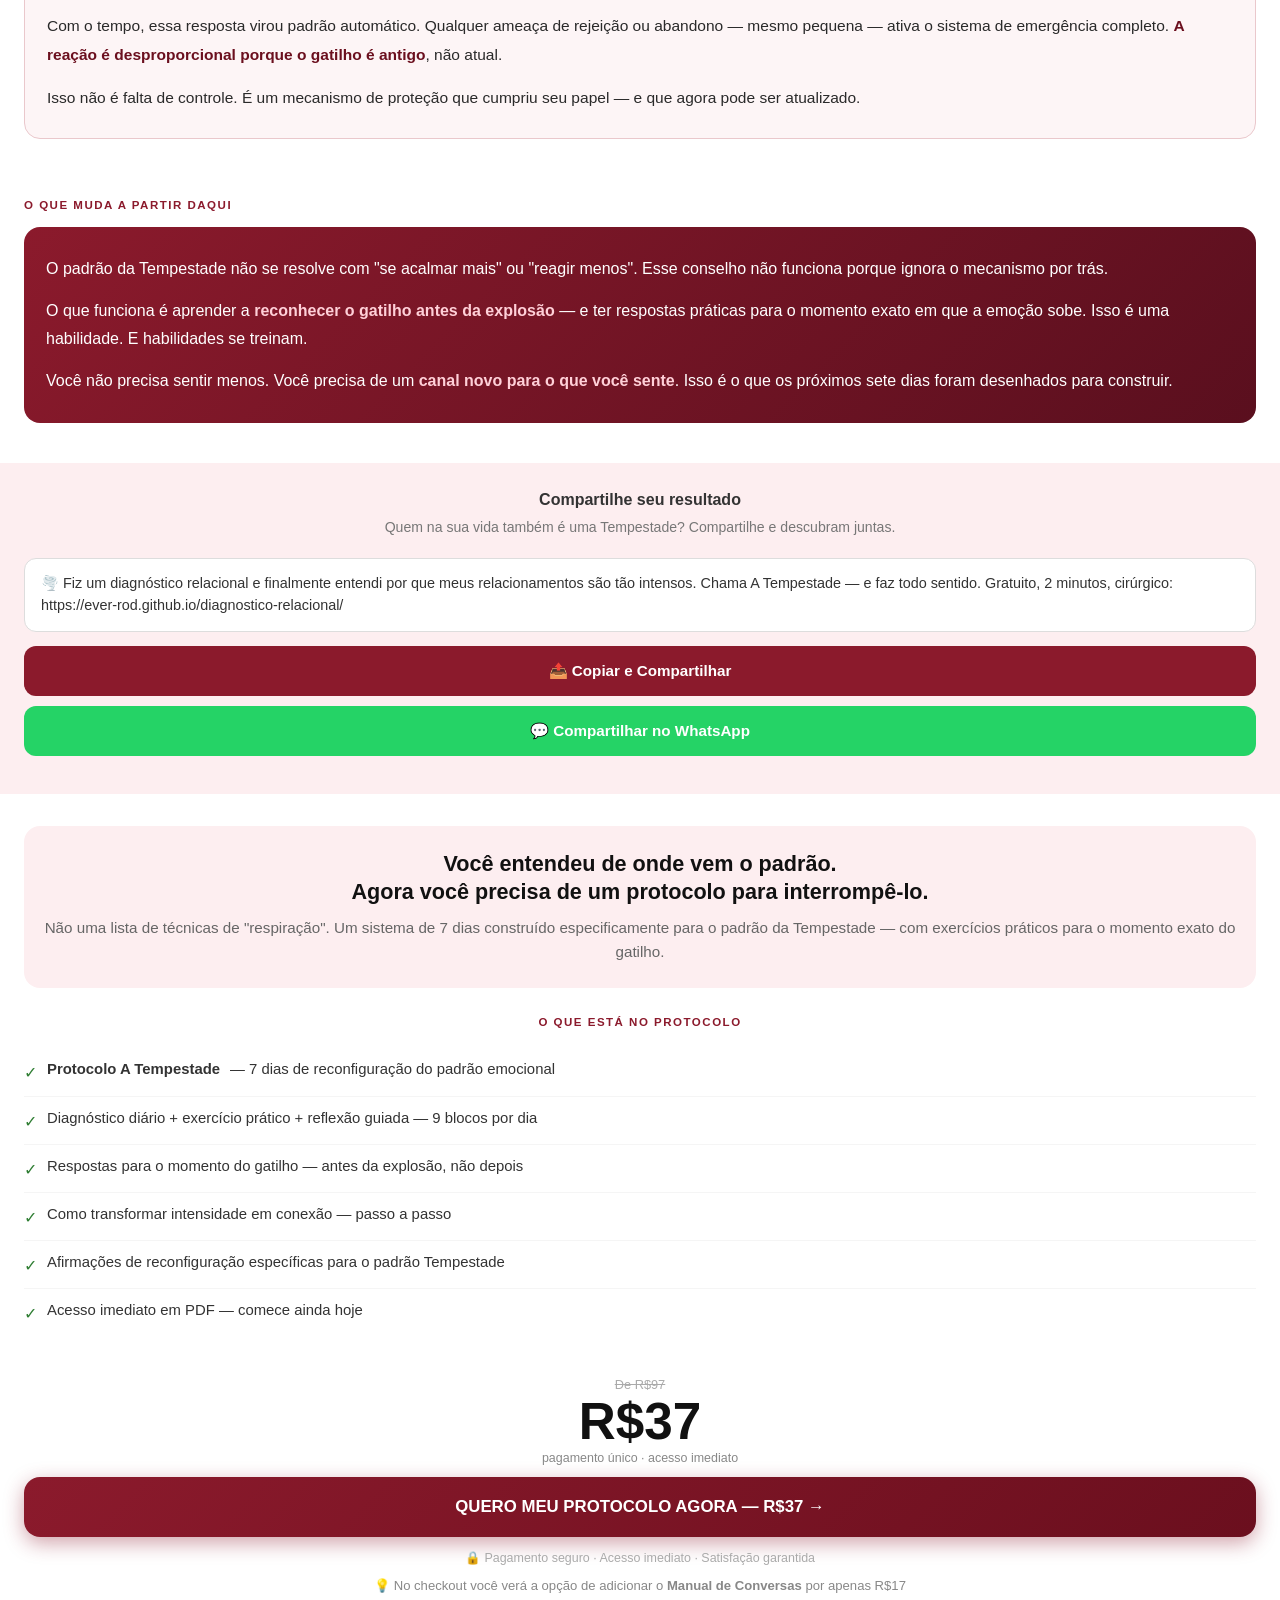
<file: result-tempestade.html>
<!DOCTYPE html>
<html lang="pt-BR">
<head>
  <meta charset="UTF-8">
  <meta name="viewport" content="width=device-width, initial-scale=1.0">
  <title>Seu Resultado: A Tempestade</title>
  <meta name="description" content="Você é A Tempestade. Descubra seu padrão relacional e receba seu protocolo personalizado de 7 dias.">
  <link rel="stylesheet" href="style.css">
  <style>
    body { background: #FDEEF0; }

    .profile-hero {
      background: linear-gradient(160deg, #8B1A2C 0%, #6B0F1E 100%);
      color: #FFF; text-align: center; padding: 52px 24px 44px;
    }
    .profile-hero .profile-emoji { font-size: 4rem; display:block; margin-bottom:16px; }
    .profile-hero .profile-label {
      font-size: 0.72rem; font-weight:700; text-transform:uppercase;
      letter-spacing:2px; opacity:0.7; margin-bottom:8px;
    }
    .profile-hero .profile-name { font-size:2.4rem; font-weight:900; letter-spacing:-0.5px; margin-bottom:12px; }
    .profile-hero .profile-tagline { font-size:1rem; opacity:0.85; line-height:1.6; }

    .content-wrap { background: #FFF; padding: 32px 24px; }

    .section-title {
      font-size: 0.72rem; font-weight:700; text-transform:uppercase;
      letter-spacing:1.5px; color:#8B1A2C; margin-bottom:16px;
    }
    .profile-text { font-size: 1.05rem; line-height: 1.8; color: #2A2A2A; }
    .profile-text p { margin-bottom: 20px; }
    .profile-text strong { color: #6B0F1E; }

    .quote-block {
      background: #FDEEF0; border-left: 3px solid #8B1A2C;
      border-radius: 0 12px 12px 0; padding: 16px 18px; margin: 24px 0;
      font-size: 1.05rem; font-style: italic; color: #4A1020;
      line-height: 1.7; font-weight: 500;
    }

    .traits-grid { display: flex; flex-direction: column; gap: 10px; margin: 20px 0; }
    .trait-item {
      display: flex; align-items: flex-start; gap: 12px;
      background: #FDF5F6; border-radius: 12px; padding: 14px 16px;
    }
    .trait-icon { font-size: 1.2rem; flex-shrink: 0; margin-top: 1px; }
    .trait-text { font-size: 0.9rem; color: #333; line-height: 1.5; }

    /* Consequência */
    .consequence-block {
      background: #1A0A0C; border-radius: 16px;
      padding: 26px 22px; margin: 8px 0 28px;
    }
    .consequence-label {
      font-size: 0.68rem; font-weight:700; text-transform:uppercase;
      letter-spacing:2px; color:#E87A8A; margin-bottom:14px; display:block;
    }
    .consequence-block p { font-size: 0.97rem; line-height: 1.85; color: #DDD; margin-bottom: 14px; }
    .consequence-block p:last-child { margin-bottom: 0; }
    .consequence-block strong { color: #F0A8B0; }

    /* Mecanismo */
    .mechanism-block {
      background: #FDF5F6; border: 1px solid #EAC8CC;
      border-radius: 16px; padding: 26px 22px; margin: 8px 0 28px;
    }
    .mechanism-label {
      font-size: 0.68rem; font-weight:700; text-transform:uppercase;
      letter-spacing:2px; color:#8B1A2C; margin-bottom:14px; display:block;
    }
    .mechanism-block p { font-size: 0.97rem; line-height: 1.85; color: #2A2A2A; margin-bottom: 14px; }
    .mechanism-block p:last-child { margin-bottom: 0; }
    .mechanism-block strong { color: #6B0F1E; }

    /* Esperança */
    .hope-block {
      background: linear-gradient(135deg, #8B1A2C 0%, #5A0F1E 100%);
      border-radius: 16px; padding: 28px 22px; margin: 8px 0 0;
    }
    .hope-block p { font-size: 1rem; line-height: 1.75; color: #FFF; margin-bottom: 14px; }
    .hope-block p:last-child { margin-bottom: 0; }
    .hope-block strong { color: #FFD0D8; }

    /* Share */
    .share-section { background: #FDEEF0; padding: 28px 24px; text-align: center; }
    .share-title { font-size: 1rem; font-weight: 700; color: #333; margin-bottom: 8px; }
    .share-sub { font-size: 0.88rem; color: #777; margin-bottom: 20px; line-height: 1.5; }
    .share-text-box {
      background: #FFF; border: 1.5px solid #DDD; border-radius: 12px;
      padding: 14px 16px; font-size: 0.9rem; color: #333;
      line-height: 1.5; text-align: left; margin-bottom: 14px;
    }
    .btn-share-action {
      display: block; width: 100%; padding: 16px;
      background: #8B1A2C; color: #FFF; border: none; border-radius: 12px;
      font-size: 0.95rem; font-weight: 700; cursor: pointer;
      margin-bottom: 10px; transition: transform 0.1s;
    }
    .btn-share-action:active { transform: scale(0.97); }

    /* Oferta */
    .offer-wrap { background: #FFF; padding: 32px 24px; }
    .offer-bridge {
      text-align: center; padding: 24px 20px;
      background: #FDEEF0; border-radius: 16px; margin-bottom: 28px;
    }
    .offer-bridge-title { font-size: 1.35rem; font-weight: 900; color: #111; line-height: 1.3; margin-bottom: 10px; }
    .offer-bridge-sub { font-size: 0.95rem; color: #666; line-height: 1.6; }

    .features-list { list-style: none; margin: 20px 0; }
    .features-list li {
      display: flex; align-items: flex-start; gap: 10px;
      padding: 11px 0; border-bottom: 1px solid #F5F5F5;
      font-size: 0.93rem; color: #333; line-height: 1.45;
    }
    .features-list li:last-child { border-bottom: none; }
    .fi-check { color: #2E7D32; font-size: 1rem; flex-shrink: 0; margin-top: 2px; }

    .price-block { text-align: center; padding: 20px 0 4px; }
    .price-from { font-size: 0.8rem; color: #AAA; text-decoration: line-through; margin-bottom: 4px; }
    .price-main { font-size: 3.2rem; font-weight: 900; color: #111; line-height: 1; }
    .price-note { font-size: 0.78rem; color: #888; margin-top: 4px; }

    .btn-buy {
      display: block; width: 100%; padding: 20px;
      background: linear-gradient(135deg, #8B1A2C, #6B0F1E);
      color: #FFF; border: none; border-radius: 16px;
      font-size: 1.05rem; font-weight: 800;
      text-align: center; cursor: pointer; text-decoration: none;
      box-shadow: 0 6px 20px rgba(139,26,44,0.4);
      transition: transform 0.1s, box-shadow 0.2s; margin-top: 8px;
    }
    .btn-buy:active { transform: scale(0.97); }
    .guarantee-text { text-align: center; font-size: 0.78rem; color: #AAA; margin-top: 12px; line-height: 1.5; }

    .toast { position:fixed; bottom:24px; left:50%; transform:translateX(-50%) translateY(80px);
      background:#111; color:#FFF; padding:12px 24px; border-radius:30px;
      font-size:0.88rem; font-weight:600; opacity:0;
      transition: transform 0.3s ease, opacity 0.3s ease;
      white-space:nowrap; z-index:999; pointer-events:none; }
    .toast.show { opacity:1; transform:translateX(-50%) translateY(0); }
  </style>
</head>
<body>

<!-- HERO -->
<div class="profile-hero">
  <span class="profile-emoji">🌪️</span>
  <p class="profile-label">Análise do seu padrão relacional</p>
  <h1 class="profile-name">A Tempestade</h1>
  <p class="profile-tagline">Você não sente demais.<br>Você sente em profundidade — sem um canal<br>que transforme isso em conexão real.</p>
</div>

<!-- PARTE 1: IDENTIFICAÇÃO -->
<div class="content-wrap">

  <p class="section-title">O que seus resultados revelam</p>

  <div class="profile-text">
    <p>A Tempestade <strong>sente tudo em volume máximo</strong>. Alegria, raiva, amor, dor — tudo chega grande e rápido. Seus relacionamentos começam com faíscas genuínas e vão ficando cada vez mais difíceis de sustentar.</p>

    <p>Você não quer brigar. Você quer ser <strong>entendida de verdade</strong>. Mas a urgência do que você sente costuma chegar antes das palavras certas — e o que deveria aproximar acaba afastando.</p>

    <div class="quote-block">
      "Sua intensidade não é o problema. O problema é que ninguém te ensinou a transformar o que você sente em algo que conecta — em vez de algo que assusta."
    </div>

    <p>Esse padrão tem uma raiz identificável. E a raiz pode ser trabalhada — sem apagar quem você é, sem fingir sentir menos do que sente.</p>
  </div>

  <div class="divider"></div>

  <p class="section-title">Marcas do padrão Tempestade</p>
  <div class="traits-grid">
    <div class="trait-item">
      <span class="trait-icon">⚡</span>
      <span class="trait-text">Relacionamentos começam com muita energia — e vão se tornando emocionalmente exaustivos</span>
    </div>
    <div class="trait-item">
      <span class="trait-icon">🔥</span>
      <span class="trait-text">Quando magoada, a emoção explode antes da reflexão — e o arrependimento vem depois</span>
    </div>
    <div class="trait-item">
      <span class="trait-icon">💬</span>
      <span class="trait-text">Você quer ser ouvida de verdade — não apenas tolerada ou acalmada</span>
    </div>
    <div class="trait-item">
      <span class="trait-icon">🔁</span>
      <span class="trait-text">Ciclos de aproximação intensa seguidos de afastamento — o mesmo padrão se repetindo</span>
    </div>
    <div class="trait-item">
      <span class="trait-icon">🌱</span>
      <span class="trait-text">Tem profundidade emocional genuína — e ainda não encontrou alguém que saiba recebê-la</span>
    </div>
  </div>

</div>

<!-- PARTE 2: CONSEQUÊNCIA INVISÍVEL -->
<div style="background:#FFF; padding: 0 24px 32px;">
  <p class="section-title" style="padding-top:0;">O custo invisível desse padrão</p>
  <div class="consequence-block">
    <span class="consequence-label">⚠ O que está acontecendo por baixo</span>
    <p>O problema não é a intensidade em si. O problema é que, sem um canal adequado, ela vira <strong>combustível para o conflito</strong> — em vez de combustível para conexão.</p>
    <p>As pessoas ao redor sentem a força do que você carrega e, sem saber como receber, se afastam. Você interpreta esse afastamento como rejeição. A dor aumenta. A reação aumenta. O ciclo se fecha.</p>
    <p>O resultado: relacionamentos que terminam cedo demais, parceiros que "não aguentam", e uma <strong>solidão que dói exatamente porque você tem tanto para dar</strong>.</p>
  </div>
</div>

<!-- PARTE 3: MECANISMO -->
<div style="background:#FFF; padding: 0 24px 32px;">
  <p class="section-title">Por que esse padrão existe</p>
  <div class="mechanism-block">
    <span class="mechanism-label">🔬 Mecanismo de proteção emocional</span>
    <p>A intensidade emocional da Tempestade raramente é traço de nascença. Em geral, ela surge como <strong>resposta a ambientes imprevisíveis</strong> — onde a única forma de ser ouvida era ser grande, urgente, impossível de ignorar.</p>
    <p>Com o tempo, essa resposta virou padrão automático. Qualquer ameaça de rejeição ou abandono — mesmo pequena — ativa o sistema de emergência completo. <strong>A reação é desproporcional porque o gatilho é antigo</strong>, não atual.</p>
    <p>Isso não é falta de controle. É um mecanismo de proteção que cumpriu seu papel — e que agora pode ser atualizado.</p>
  </div>
</div>

<!-- PARTE 4: ESPERANÇA -->
<div style="background:#FFF; padding: 0 24px 40px;">
  <p class="section-title">O que muda a partir daqui</p>
  <div class="hope-block">
    <p>O padrão da Tempestade não se resolve com "se acalmar mais" ou "reagir menos". Esse conselho não funciona porque ignora o mecanismo por trás.</p>
    <p>O que funciona é aprender a <strong>reconhecer o gatilho antes da explosão</strong> — e ter respostas práticas para o momento exato em que a emoção sobe. Isso é uma habilidade. E habilidades se treinam.</p>
    <p>Você não precisa sentir menos. Você precisa de um <strong>canal novo para o que você sente</strong>. Isso é o que os próximos sete dias foram desenhados para construir.</p>
  </div>
</div>

<!-- COMPARTILHAR -->
<div class="share-section">
  <p class="share-title">Compartilhe seu resultado</p>
  <p class="share-sub">Quem na sua vida também é uma Tempestade? Compartilhe e descubram juntas.</p>
  <div class="share-text-box" id="share-text">
    🌪️ Fiz um diagnóstico relacional e finalmente entendi por que meus relacionamentos são tão intensos. Chama A Tempestade — e faz todo sentido. Gratuito, 2 minutos, cirúrgico: https://ever-rod.github.io/diagnostico-relacional/
  </div>
  <button class="btn-share-action" onclick="compartilhar()">📤 Copiar e Compartilhar</button>
  <button class="btn-share-action" style="background:#25D366;" onclick="compartilharWhats()">💬 Compartilhar no WhatsApp</button>
</div>

<!-- PARTE 5: OFERTA -->
<div class="offer-wrap">

  <div class="offer-bridge">
    <p class="offer-bridge-title">Você entendeu de onde vem o padrão.<br>Agora você precisa de um protocolo para interrompê-lo.</p>
    <p class="offer-bridge-sub">Não uma lista de técnicas de "respiração". Um sistema de 7 dias construído especificamente para o padrão da Tempestade — com exercícios práticos para o momento exato do gatilho.</p>
  </div>

  <p class="section-title" style="text-align:center">O que está no protocolo</p>

  <ul class="features-list">
    <li><span class="fi-check">✓</span> <strong>Protocolo A Tempestade</strong> — 7 dias de reconfiguração do padrão emocional</li>
    <li><span class="fi-check">✓</span> Diagnóstico diário + exercício prático + reflexão guiada — 9 blocos por dia</li>
    <li><span class="fi-check">✓</span> Respostas para o momento do gatilho — antes da explosão, não depois</li>
    <li><span class="fi-check">✓</span> Como transformar intensidade em conexão — passo a passo</li>
    <li><span class="fi-check">✓</span> Afirmações de reconfiguração específicas para o padrão Tempestade</li>
    <li><span class="fi-check">✓</span> Acesso imediato em PDF — comece ainda hoje</li>
  </ul>

  <div class="price-block">
    <p class="price-from">De R$97</p>
    <p class="price-main">R$37</p>
    <p class="price-note">pagamento único · acesso imediato</p>
  </div>

  <a href="https://pay.hotmart.com/Q105649433F?checkoutMode=10" class="btn-buy" id="btn-comprar">
    QUERO MEU PROTOCOLO AGORA — R$37 →
  </a>
  <p class="guarantee-text">🔒 Pagamento seguro · Acesso imediato · Satisfação garantida</p>
  <p style="text-align:center; font-size:0.82rem; color:#888; margin-top:8px; line-height:1.5;">
    💡 No checkout você verá a opção de adicionar o <strong>Manual de Conversas</strong> por apenas R$17
  </p>

</div>

<div class="toast" id="toast">✓ Copiado! Cole onde quiser.</div>

<script>
function compartilhar() {
  const txt = document.getElementById('share-text').textContent.trim();
  if (navigator.share) { navigator.share({ text: txt }).catch(() => copiar(txt)); }
  else { copiar(txt); }
}
function compartilharWhats() {
  window.open('https://wa.me/?text=' + encodeURIComponent(document.getElementById('share-text').textContent.trim()), '_blank');
}
function copiar(txt) {
  if (navigator.clipboard) { navigator.clipboard.writeText(txt).then(() => showToast()); }
  else { const ta = document.createElement('textarea'); ta.value = txt; document.body.appendChild(ta); ta.select(); document.execCommand('copy'); document.body.removeChild(ta); showToast(); }
}
function showToast() {
  const t = document.getElementById('toast'); t.classList.add('show');
  setTimeout(() => t.classList.remove('show'), 2500);
}
</script>

</body>
</html>
</file>
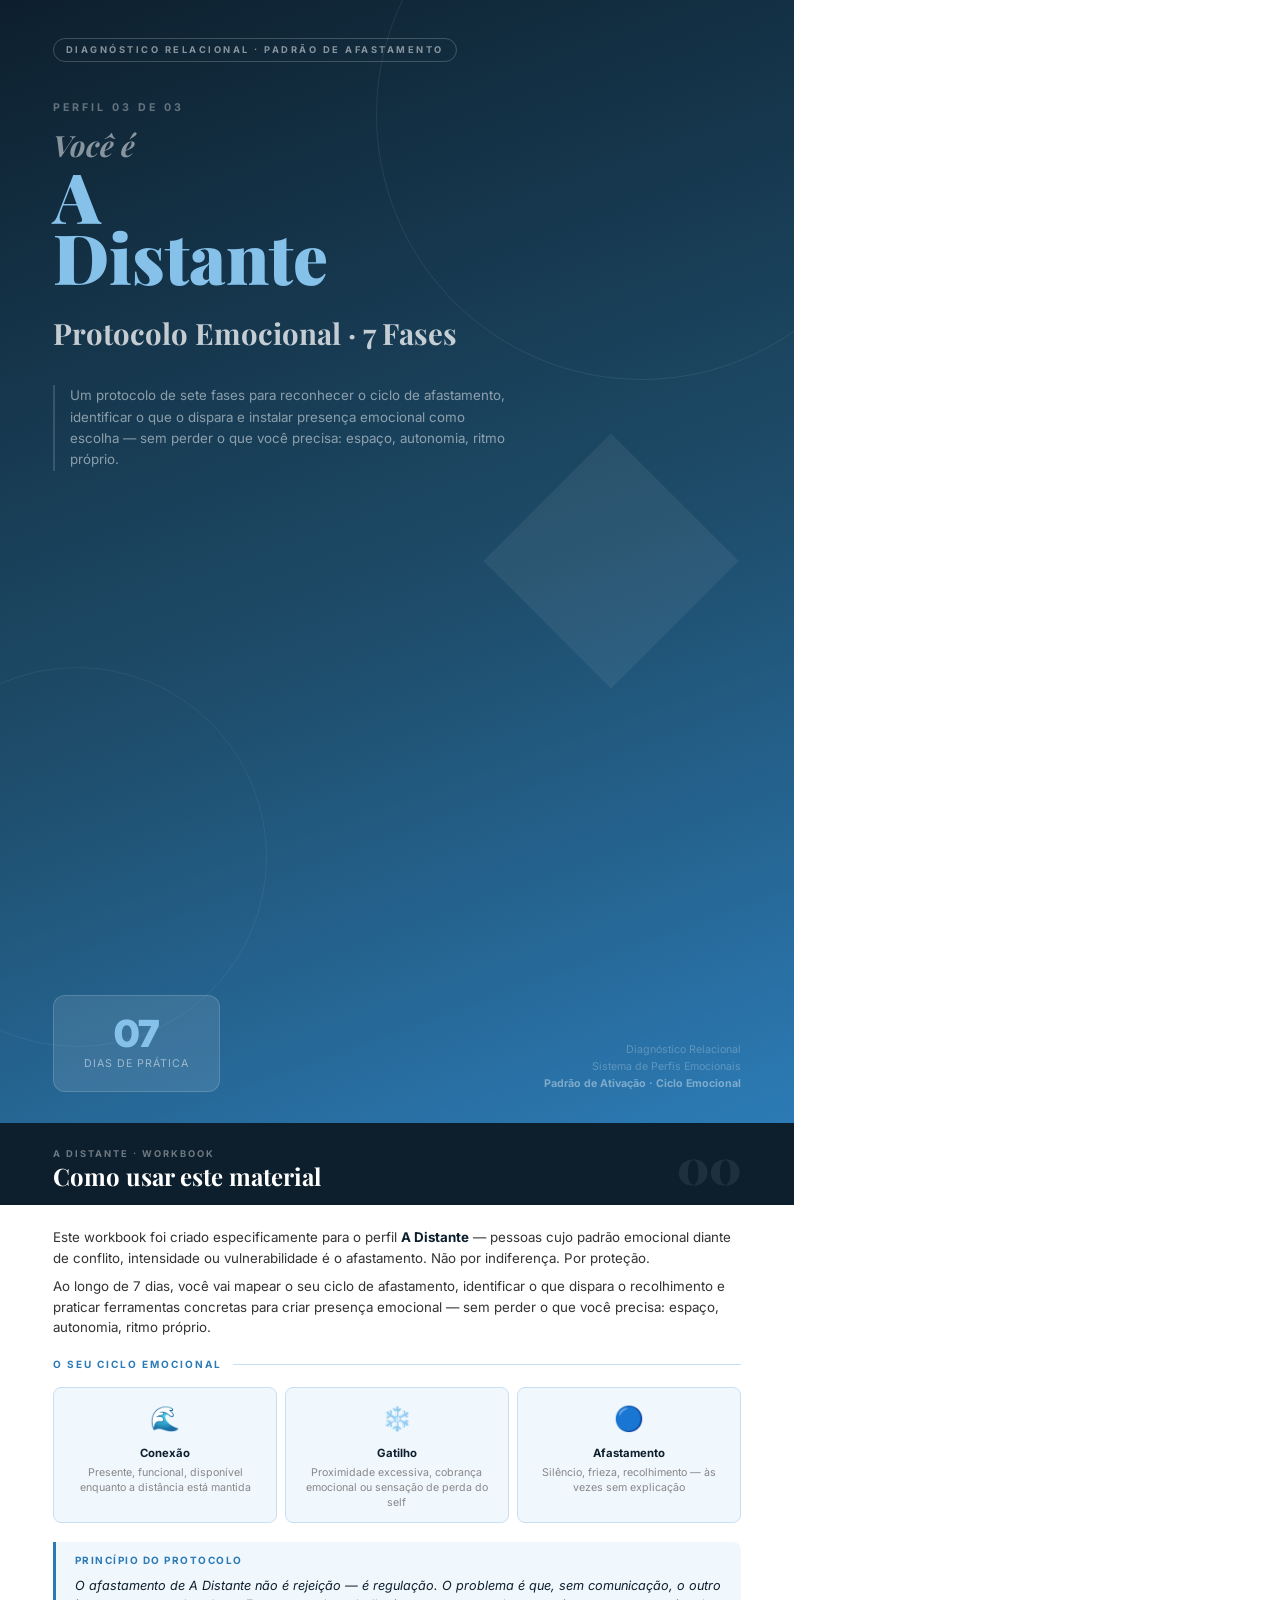
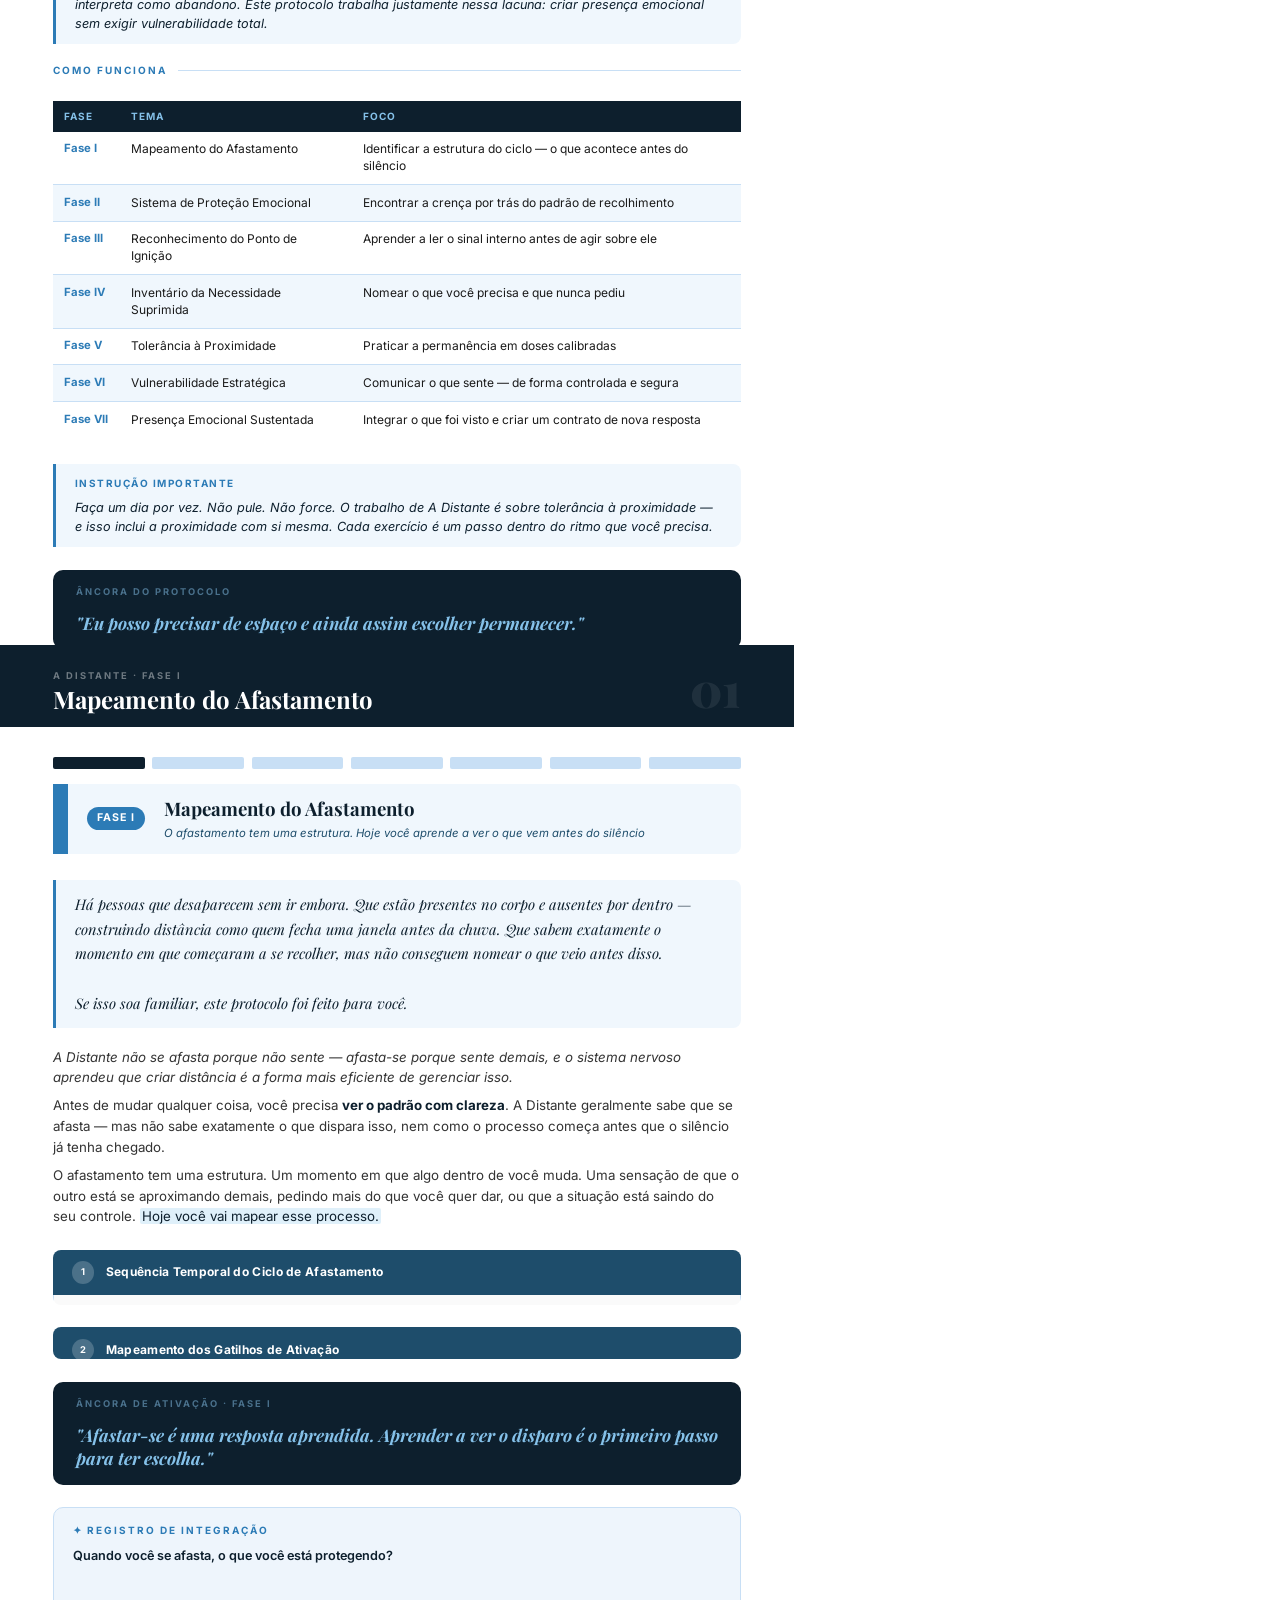
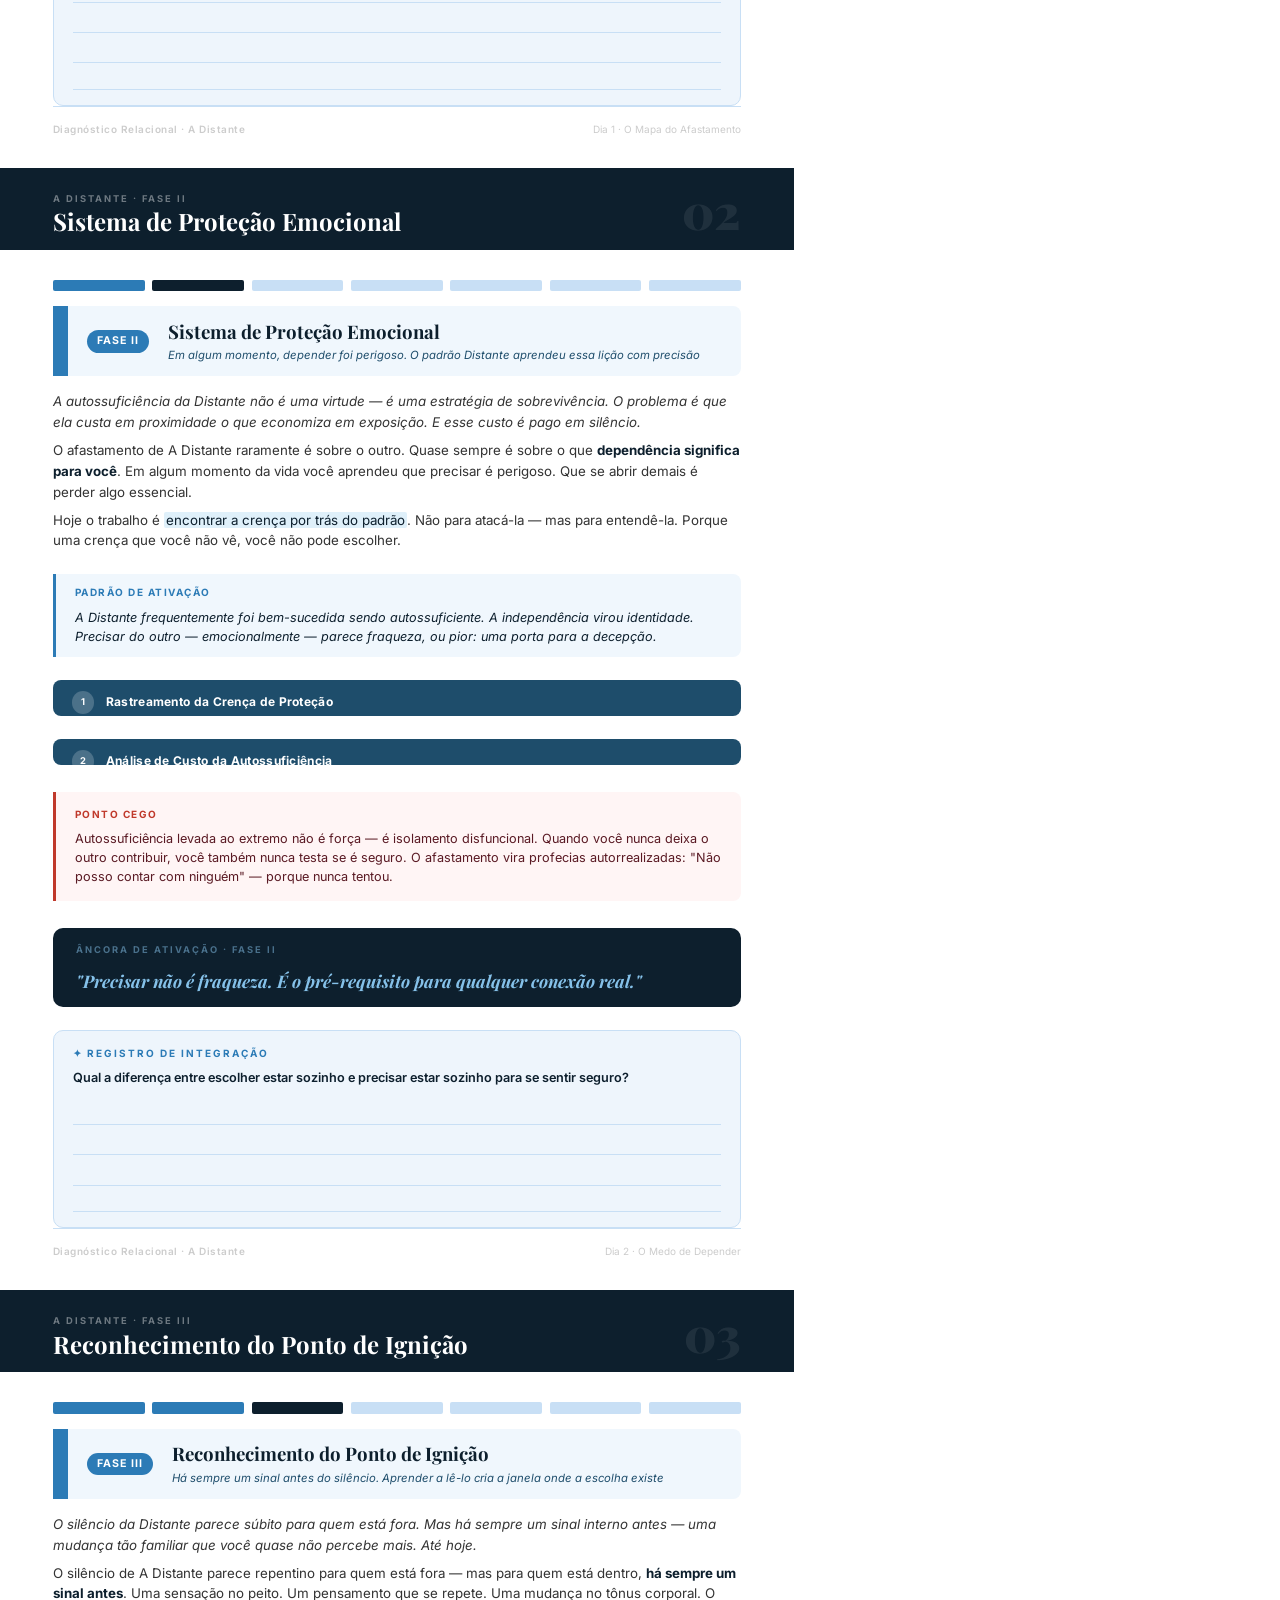
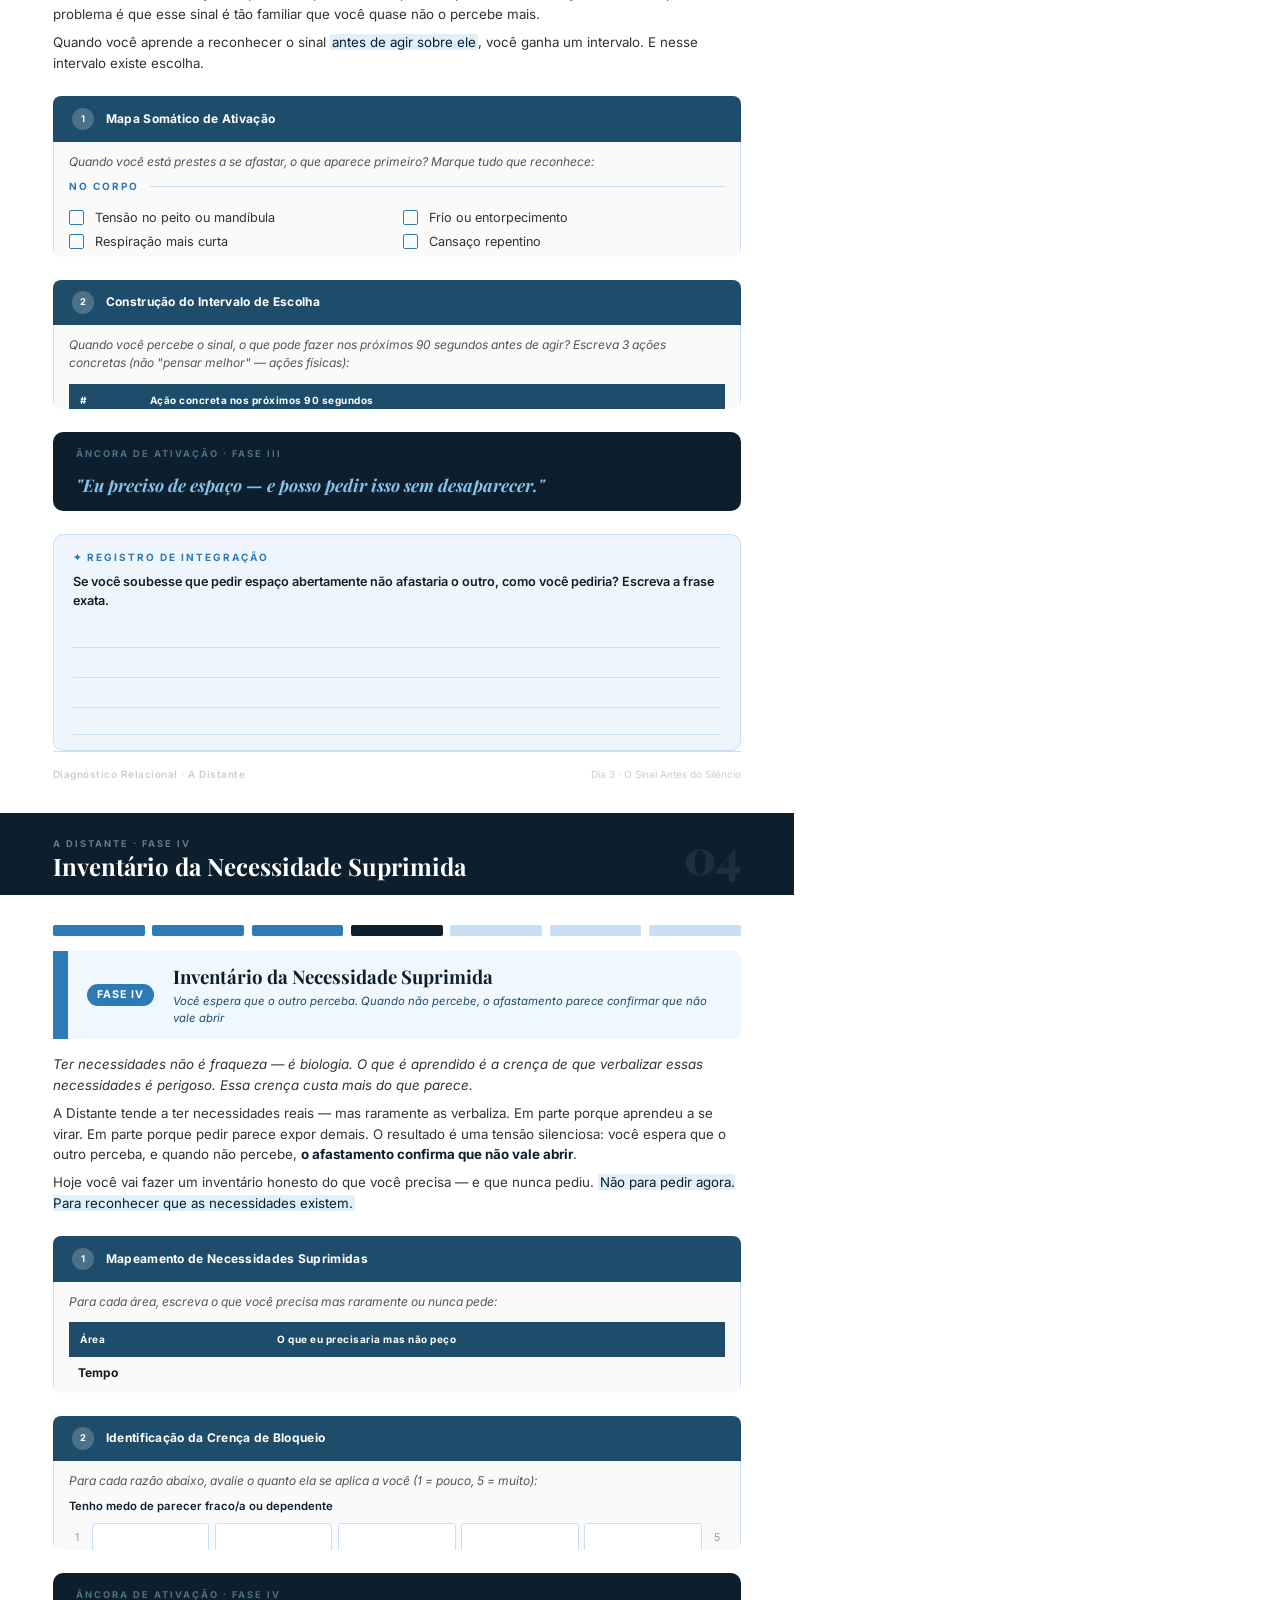
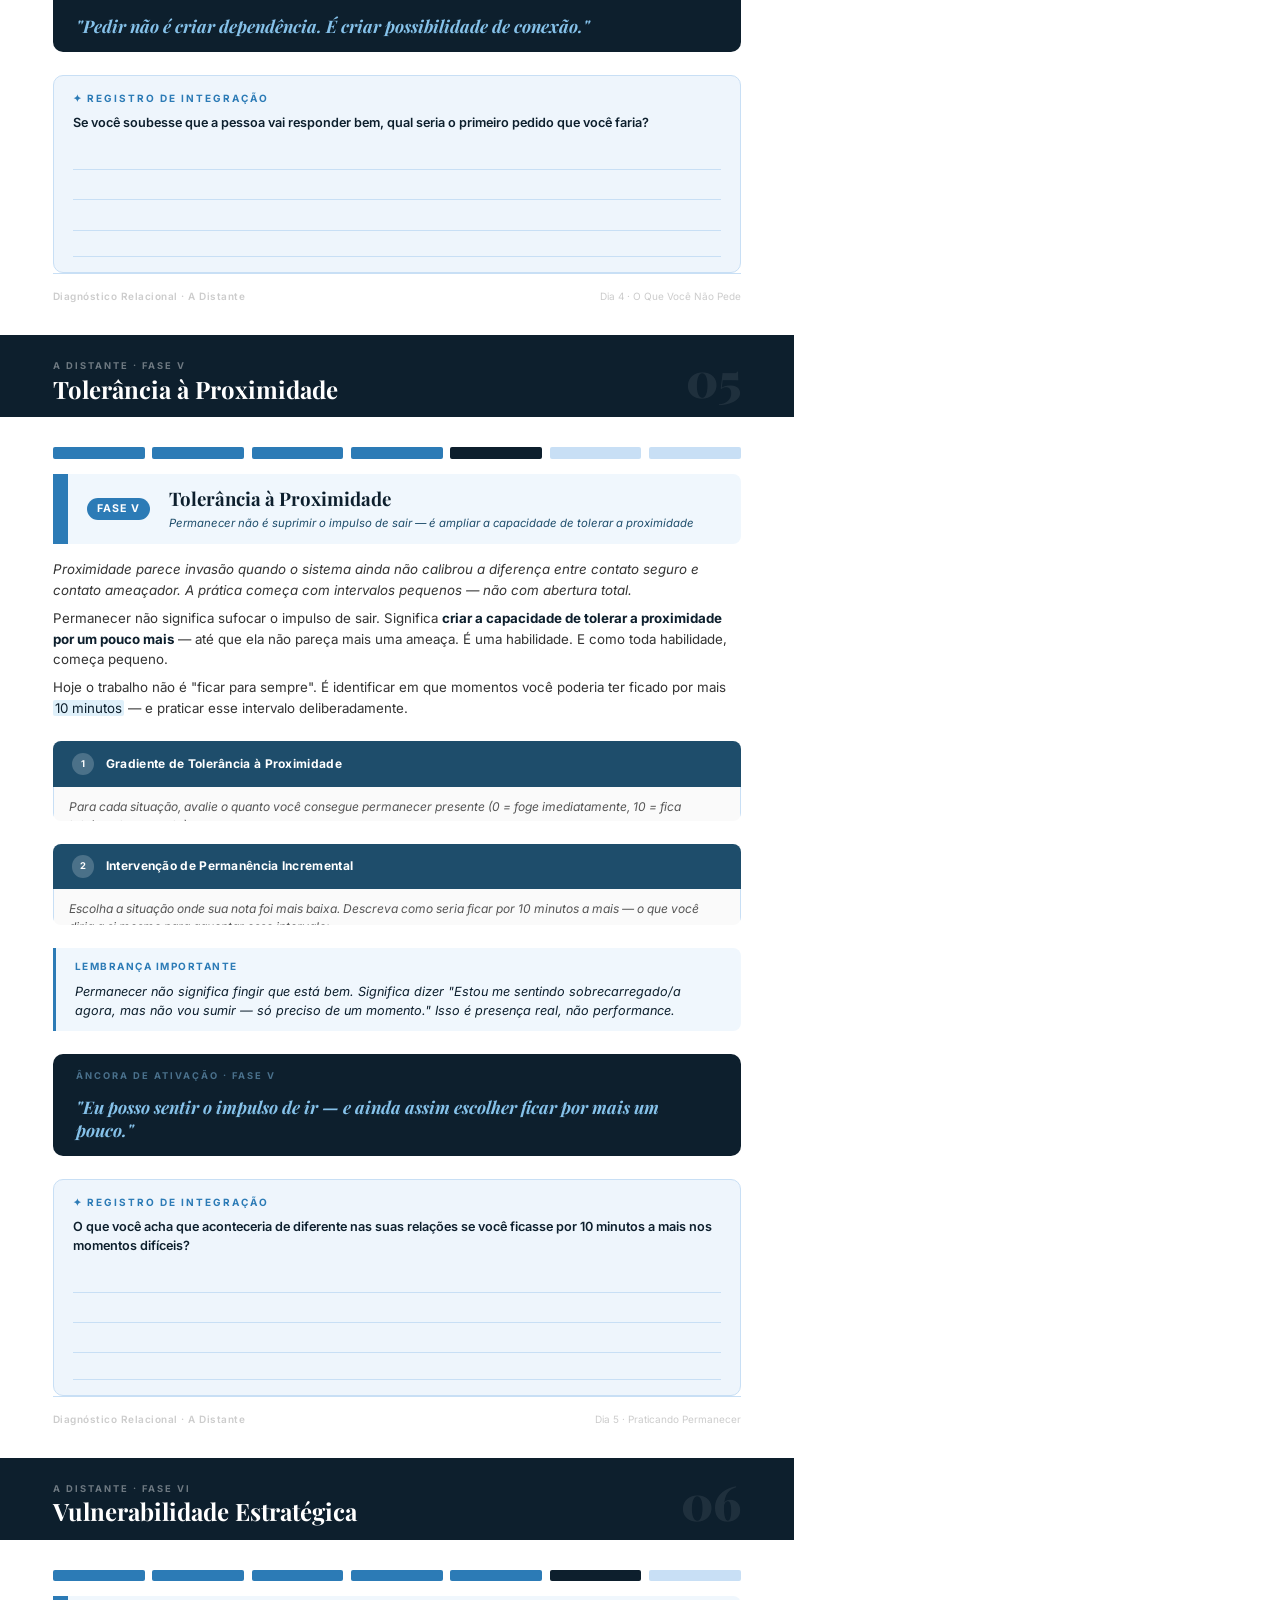
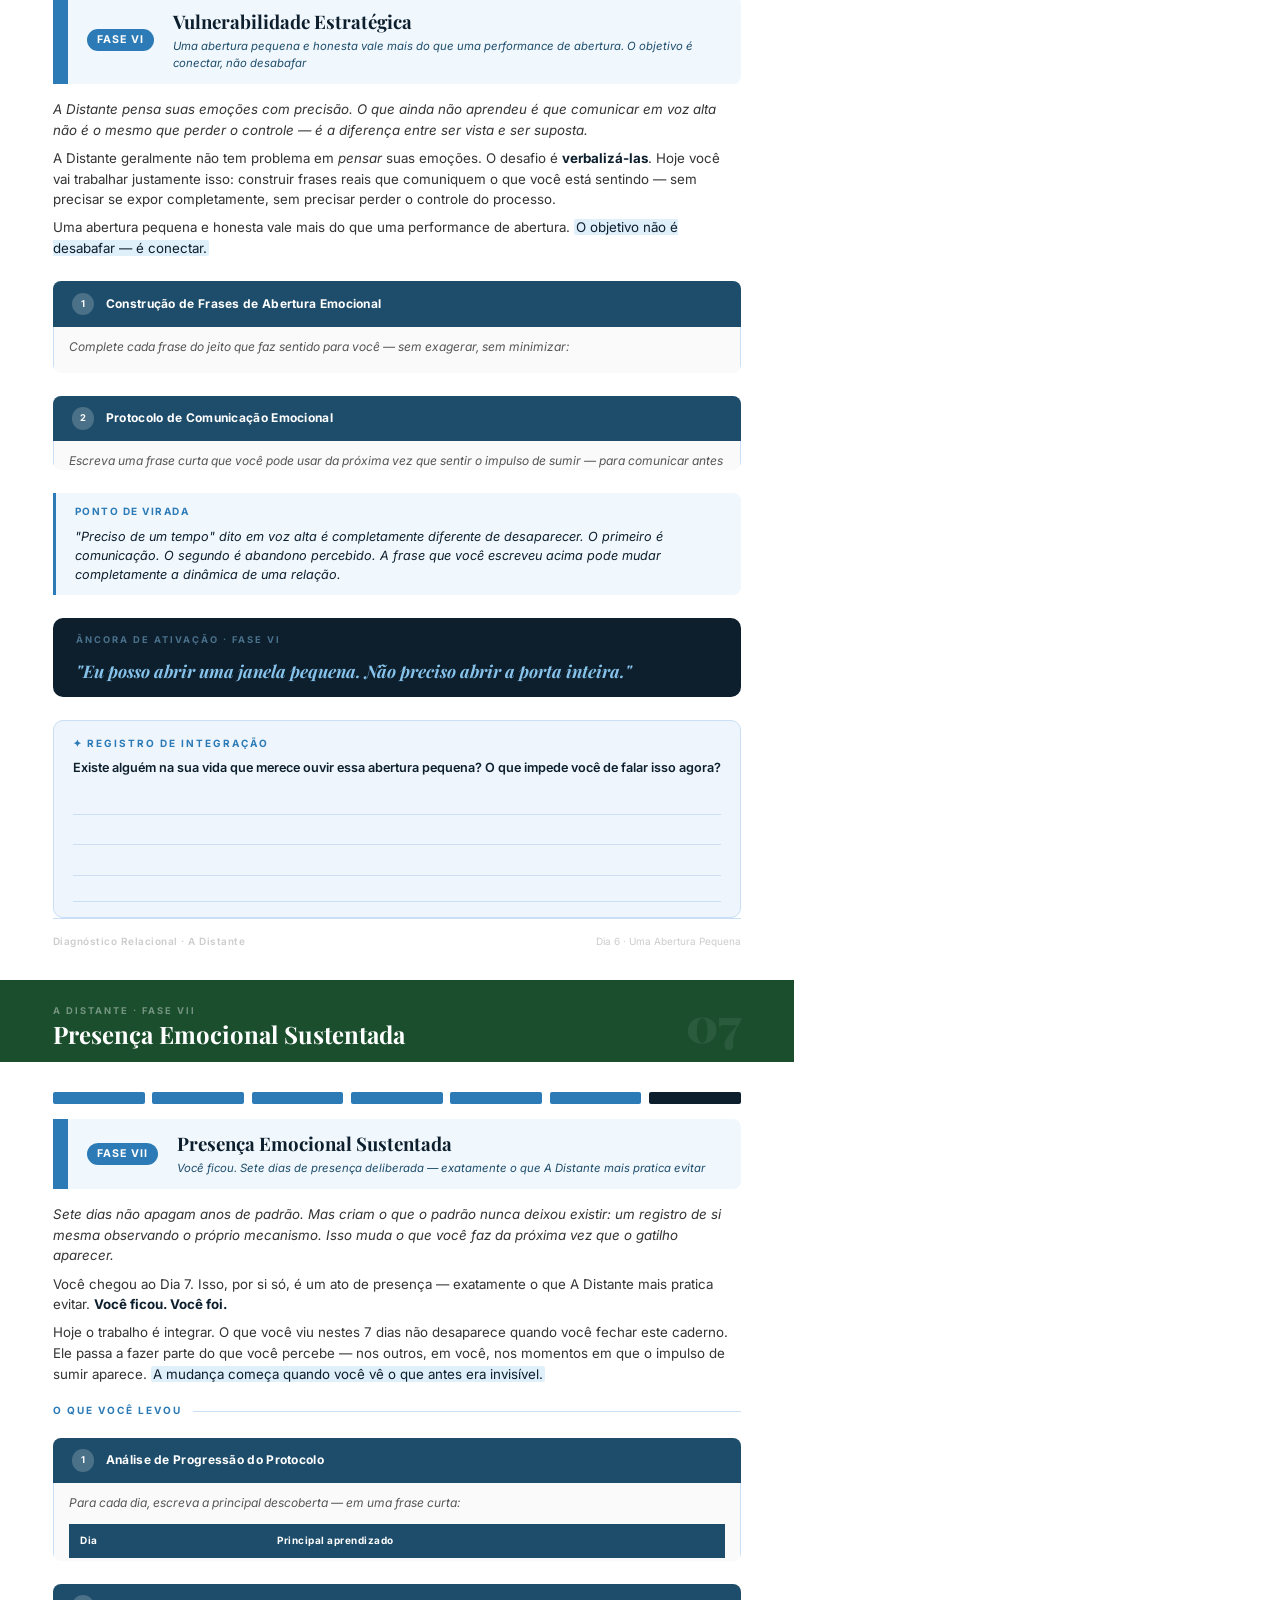
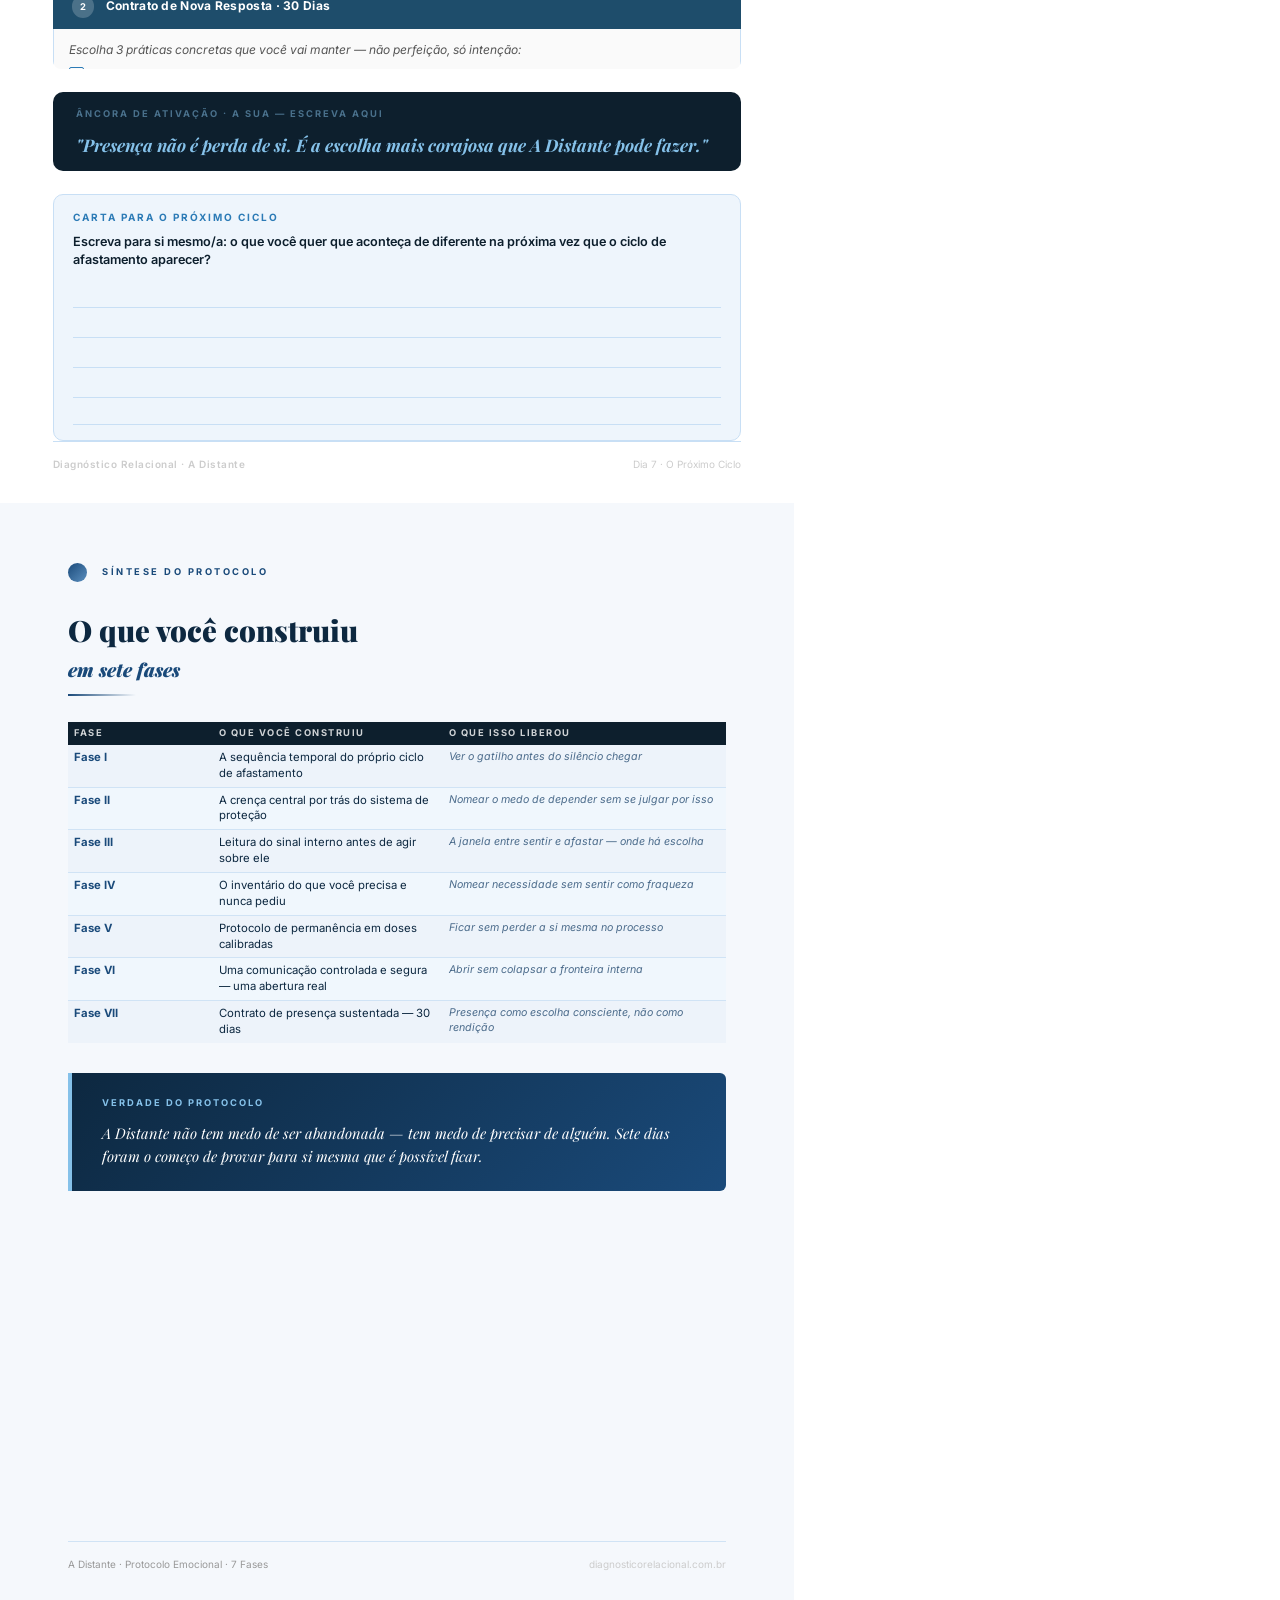
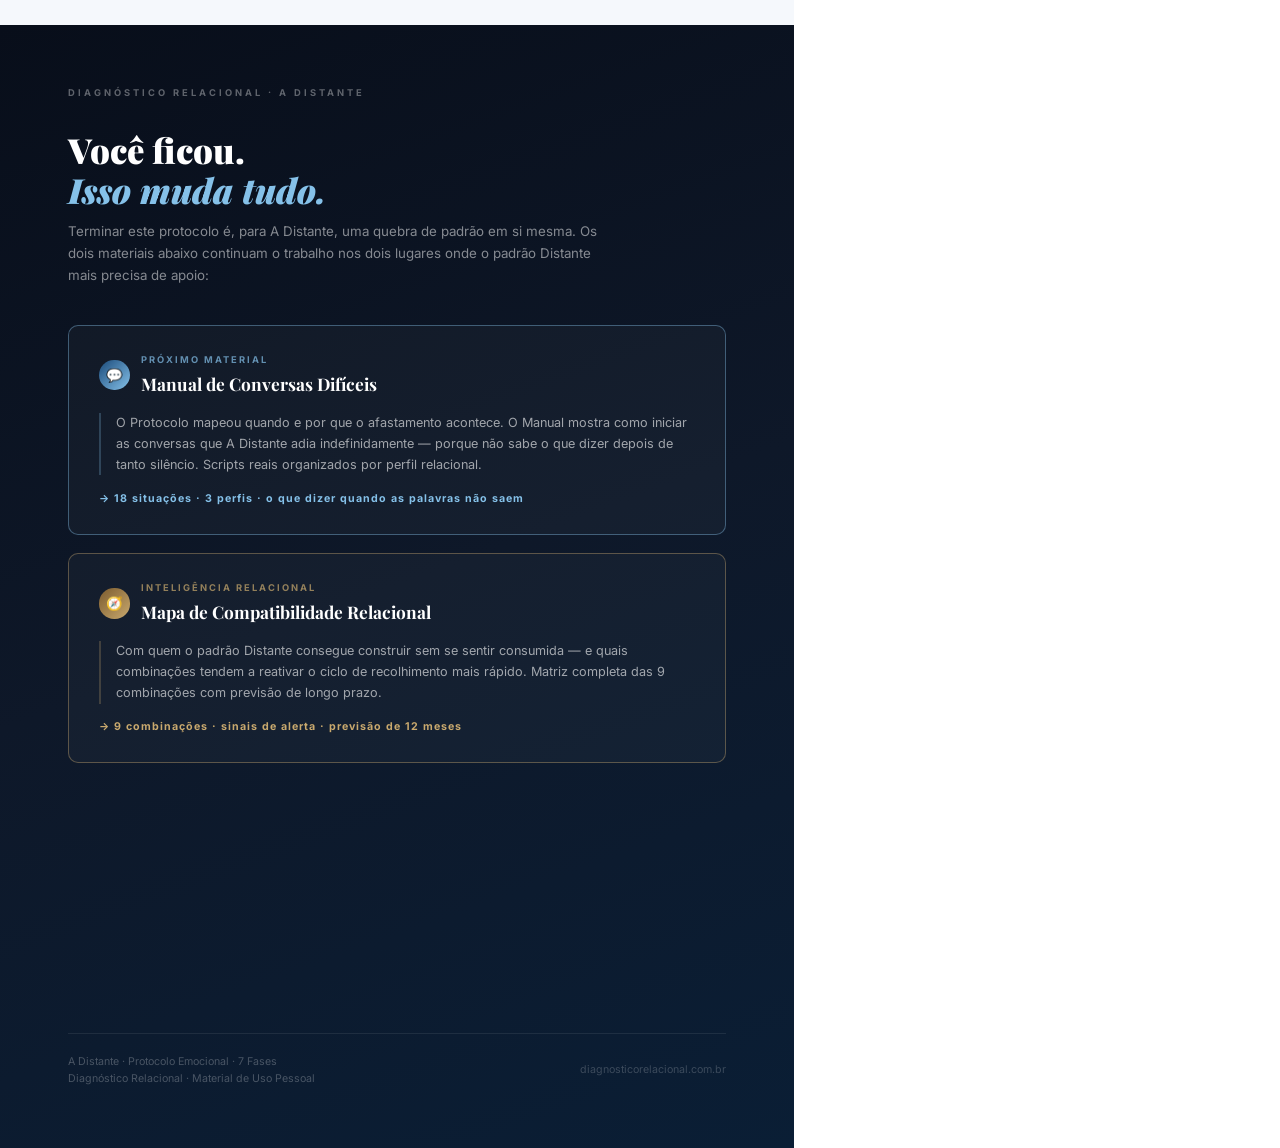
<file: workbook-distante.html>
<!DOCTYPE html>
<html lang="pt-BR">
<head>
<meta charset="UTF-8">
<title>Protocolo Emocional · 7 Fases — A Distante</title>
<link href="https://fonts.googleapis.com/css2?family=Playfair+Display:ital,wght@0,700;0,900;1,700&family=Inter:wght@300;400;500;600;700&display=swap" rel="stylesheet">
<style>
* { margin: 0; padding: 0; box-sizing: border-box; }

@page { size: A4; margin: 0; }

body {
  font-family: 'Inter', Arial, sans-serif;
  font-size: 10pt;
  color: #1a1a1a;
  background: #fff;
  line-height: 1.55;
}

@media print {
  * { -webkit-print-color-adjust: exact !important; print-color-adjust: exact !important; }
  .page { page-break-after: always; break-after: page; }
  .page:last-child { page-break-after: avoid; break-after: avoid; }
  .no-break, .exercicio, .reflexao-box, .frase-ancora, .insight-box,
  .alerta-box, .dia-header, .tabela-simples, .tabela-dias, .mini-cards {
    page-break-inside: avoid; break-inside: avoid;
  }
  body { font-size: 9.5pt !important; line-height: 1.5 !important; }
  .page { padding: 12mm 14mm !important; }
  .capa { padding: 16mm 16mm 14mm !important; }
  .page-header { padding: 4mm 0 3mm !important; margin-bottom: 5mm !important; }
  .dia-header { padding: 4mm 5mm !important; margin-bottom: 4mm !important; }
  .leitura { margin-bottom: 4mm !important; }
  .leitura p { margin-bottom: 2mm !important; }
  .exercicio { margin-bottom: 4mm !important; }
  .ex-header { padding: 3mm 4mm !important; }
  .ex-body { padding: 4mm !important; }
  .reflexao-box { padding: 4mm 5mm !important; margin-bottom: 3mm !important; }
  .insight-box { padding: 4mm 5mm !important; margin-bottom: 3mm !important; }
  .alerta-box { padding: 4mm 5mm !important; margin-bottom: 3mm !important; }
  .frase-ancora { padding: 5mm !important; margin: 4mm 0 !important; }
  .progresso-strip { margin: 3mm 0 !important; }
  .page-footer { padding-top: 2mm !important; margin-top: auto !important; }
  .tabela-dias td, .tabela-dias th { padding: 4px 5px !important; font-size: 8pt !important; }
}

/* ─── VARIÁVEIS ─── */
:root {
  --blue-dark:   #0D1F2D;
  --blue-mid:    #1E4D6B;
  --blue-warm:   #2C7BB6;
  --blue-pale:   #F0F7FD;
  --blue-line:   #C8DFF5;
  --blue-accent: #85C1E9;
  --green-brand: #1A4E2D;
  --alert-signal: #C0392B;
}

/* ═══════════════════════════════════════
   CAPA
═══════════════════════════════════════ */
.capa {
  background: linear-gradient(160deg, var(--blue-dark) 0%, var(--blue-mid) 55%, var(--blue-warm) 100%);
  width: 210mm;
  height: 297mm;
  display: flex;
  flex-direction: column;
  justify-content: space-between;
  padding: 18mm 18mm 16mm;
  position: relative;
  overflow: hidden;
}

.capa::before {
  content: '';
  position: absolute;
  top: -40mm; right: -30mm;
  width: 140mm; height: 140mm;
  border-radius: 50%;
  border: 1px solid rgba(255,255,255,0.08);
}

.capa::after {
  content: '';
  position: absolute;
  bottom: 20mm; left: -30mm;
  width: 100mm; height: 100mm;
  border-radius: 50%;
  border: 1px solid rgba(255,255,255,0.06);
}

.capa-topo {
  position: relative;
  z-index: 2;
}

.capa-sistema {
  display: inline-block;
  font-size: 7pt;
  font-weight: 700;
  letter-spacing: 2.5px;
  text-transform: uppercase;
  color: rgba(255,255,255,0.5);
  border: 1px solid rgba(255,255,255,0.2);
  padding: 4px 12px;
  border-radius: 20px;
  margin-bottom: 10mm;
}

.capa-perfil-num {
  font-size: 8pt;
  font-weight: 700;
  letter-spacing: 3px;
  text-transform: uppercase;
  color: rgba(255,255,255,0.35);
  margin-bottom: 4mm;
}

.capa-perfil {
  font-family: 'Playfair Display', Georgia, serif;
  font-size: 52pt;
  font-weight: 900;
  line-height: 0.88;
  color: var(--blue-accent);
  margin-bottom: 6mm;
}

.capa-perfil em {
  display: block;
  font-size: 22pt;
  color: rgba(255,255,255,0.5);
  font-weight: 700;
  font-style: italic;
  margin-bottom: 2mm;
}

.capa-tipo {
  font-family: 'Playfair Display', Georgia, serif;
  font-size: 22pt;
  font-weight: 700;
  color: rgba(255,255,255,0.75);
  margin-bottom: 8mm;
}

.capa-desc {
  font-size: 10pt;
  color: rgba(255,255,255,0.5);
  line-height: 1.6;
  max-width: 120mm;
  border-left: 2px solid rgba(255,255,255,0.15);
  padding-left: 4mm;
}

/* Símbolo central grande */
.capa-simbolo {
  position: absolute;
  right: 10mm;
  top: 50%;
  transform: translateY(-50%);
  opacity: 0.06;
  z-index: 1;
}

/* Rodapé da capa */
.capa-rodape {
  position: relative;
  z-index: 2;
  display: flex;
  justify-content: space-between;
  align-items: flex-end;
}

.capa-dias {
  background: rgba(255,255,255,0.1);
  border: 1px solid rgba(255,255,255,0.15);
  border-radius: 12px;
  padding: 5mm 8mm;
  text-align: center;
}

.capa-dias .num { font-size: 28pt; font-weight: 900; color: var(--blue-accent); line-height: 1; }
.capa-dias .label { font-size: 8pt; color: rgba(255,255,255,0.5); letter-spacing: 1px; text-transform: uppercase; margin-top: 1mm; }

.capa-marca { font-size: 8pt; color: rgba(255,255,255,0.25); text-align: right; line-height: 1.6; }

/* ═══════════════════════════════════════
   LAYOUT INTERNO
═══════════════════════════════════════ */
.page {
  width: 210mm;
  height: 297mm;
  overflow: hidden;
  padding: 10mm 14mm 8mm;
  display: flex;
  flex-direction: column;
  position: relative;
}

/* ─── HEADER DE PÁGINA ─── */
.page-header {
  background: var(--blue-dark);
  margin: -10mm -14mm 6mm;
  padding: 5mm 14mm 4mm;
  display: flex;
  align-items: flex-end;
  justify-content: space-between;
}

.page-header.green { background: var(--green-brand); }

.ph-left {}
.ph-label {
  font-size: 7pt;
  font-weight: 700;
  letter-spacing: 2px;
  text-transform: uppercase;
  color: rgba(255,255,255,0.4);
  margin-bottom: 2px;
}

.ph-title {
  font-family: 'Playfair Display', Georgia, serif;
  font-size: 18pt;
  font-weight: 700;
  color: #fff;
  line-height: 1.1;
}

.ph-right {}
.ph-num {
  font-family: 'Playfair Display', Georgia, serif;
  font-size: 36pt;
  font-weight: 900;
  color: rgba(255,255,255,0.08);
  line-height: 1;
}

/* ─── HEADER DE DIA ─── */
.dia-header {
  display: flex;
  align-items: center;
  gap: 5mm;
  background: var(--blue-pale);
  border-left: 4mm solid var(--blue-warm);
  padding: 3mm 5mm;
  border-radius: 0 8px 8px 0;
  margin-bottom: 4mm;
}

.dia-num-badge {
  background: var(--blue-warm);
  color: #fff;
  font-size: 8pt;
  font-weight: 700;
  padding: 3px 10px;
  border-radius: 20px;
  letter-spacing: 1px;
  text-transform: uppercase;
  white-space: nowrap;
}

.dia-titulo {
  font-family: 'Playfair Display', Georgia, serif;
  font-size: 14pt;
  font-weight: 700;
  color: var(--blue-dark);
}

.dia-sub {
  font-size: 8.5pt;
  color: var(--blue-mid);
  font-style: italic;
  margin-top: 1px;
}

/* ─── LEITURA ─── */
.leitura {
  font-size: 10pt;
  color: #333;
  line-height: 1.55;
  margin-bottom: 3mm;
}

.leitura p + p { margin-top: 2mm; }
.leitura strong { color: var(--blue-dark); }

/* ─── CALLOUT / INSIGHT ─── */
.insight-box {
  background: var(--blue-pale);
  border-left: 3px solid var(--blue-warm);
  padding: 3mm 5mm;
  border-radius: 0 8px 8px 0;
  margin: 3mm 0;
  font-size: 9.5pt;
  color: var(--blue-dark);
  line-height: 1.5;
  font-style: italic;
}

.insight-box strong {
  display: block;
  font-size: 7.5pt;
  font-style: normal;
  font-weight: 700;
  letter-spacing: 1.5px;
  text-transform: uppercase;
  color: var(--blue-warm);
  margin-bottom: 2mm;
}

/* ─── FRASE ÂNCORA ─── */
.frase-ancora {
  background: var(--blue-dark);
  color: var(--blue-accent);
  padding: 4mm 6mm;
  border-radius: 10px;
  margin: 3mm 0;
}

.frase-ancora .fa-label {
  font-size: 7pt;
  font-weight: 700;
  letter-spacing: 2px;
  text-transform: uppercase;
  color: rgba(133,193,233,0.5);
  margin-bottom: 3mm;
}

.frase-ancora .fa-texto {
  font-family: 'Playfair Display', Georgia, serif;
  font-size: 13pt;
  font-weight: 700;
  font-style: italic;
  line-height: 1.35;
  color: var(--blue-accent);
}

/* ─── EXERCÍCIO ─── */
.exercicio {
  margin: 3mm 0;
  border-radius: 8px;
  overflow: hidden;
}

.ex-header {
  background: var(--blue-mid);
  color: #fff;
  padding: 3mm 5mm;
  display: flex;
  align-items: center;
  gap: 3mm;
}

.ex-num {
  width: 6mm; height: 6mm;
  border-radius: 50%;
  background: rgba(255,255,255,0.2);
  display: flex;
  align-items: center;
  justify-content: center;
  font-size: 7pt;
  font-weight: 700;
  flex-shrink: 0;
}

.ex-titulo {
  font-size: 9pt;
  font-weight: 700;
  letter-spacing: 0.3px;
}

.ex-body {
  background: #FAFAFA;
  border: 1px solid var(--blue-line);
  border-top: none;
  padding: 3mm 4mm;
}

.ex-instrucao {
  font-size: 9pt;
  color: #555;
  margin-bottom: 2mm;
  line-height: 1.5;
  font-style: italic;
}

/* ─── LINHAS DE ESCRITA ─── */
.linhas-escrita {
  display: flex;
  flex-direction: column;
  gap: 0;
}

.linha-escrita {
  height: 7mm;
  border-bottom: 1px solid var(--blue-line);
  width: 100%;
}

.linha-escrita.larga { height: 8mm; }

/* ─── COLUNAS ─── */
.duas-colunas {
  display: grid;
  grid-template-columns: 1fr 1fr;
  gap: 3mm;
  margin: 2mm 0;
}

.tres-colunas {
  display: grid;
  grid-template-columns: 1fr 1fr 1fr;
  gap: 2mm;
  margin: 2mm 0;
}

/* ─── TABELA DE DIAS ─── */
.tabela-dias {
  width: 100%;
  border-collapse: collapse;
  margin: 4mm 0;
  font-size: 9pt;
}

.tabela-dias th {
  background: var(--blue-dark);
  color: var(--blue-accent);
  padding: 2mm 3mm;
  text-align: left;
  font-size: 7.5pt;
  font-weight: 700;
  letter-spacing: 1px;
  text-transform: uppercase;
}

.tabela-dias td {
  padding: 2.5mm 3mm;
  border-bottom: 1px solid var(--blue-line);
  vertical-align: top;
  line-height: 1.4;
}

.tabela-dias tr:last-child td { border-bottom: none; }
.tabela-dias tr:nth-child(even) td { background: var(--blue-pale); }

.tabela-dias .td-dia {
  font-weight: 700;
  color: var(--blue-warm);
  white-space: nowrap;
  font-size: 8.5pt;
}

/* ─── MINI-CARDS ─── */
.mini-cards {
  display: grid;
  grid-template-columns: 1fr 1fr 1fr;
  gap: 2mm;
  margin: 2mm 0;
}

.mini-card {
  background: var(--blue-pale);
  border: 1px solid var(--blue-line);
  border-radius: 8px;
  padding: 3mm;
  text-align: center;
}

.mini-card .mc-icon { font-size: 18pt; margin-bottom: 2mm; }
.mini-card .mc-titulo { font-size: 8.5pt; font-weight: 700; color: var(--blue-dark); margin-bottom: 1mm; }
.mini-card .mc-desc { font-size: 8pt; color: #888; line-height: 1.4; }

/* ─── PERFIL TAG ─── */
.perfil-tag-inline {
  display: inline-flex;
  align-items: center;
  gap: 3px;
  background: var(--blue-dark);
  color: var(--blue-accent);
  padding: 2px 8px;
  border-radius: 20px;
  font-size: 7.5pt;
  font-weight: 700;
  letter-spacing: 0.5px;
}

/* ─── CHECKLIST ─── */
.checklist {
  display: flex;
  flex-direction: column;
  gap: 1.5mm;
  margin: 2mm 0;
}

.check-item {
  display: flex;
  align-items: flex-start;
  gap: 3mm;
}

.check-box {
  width: 4mm; height: 4mm;
  border: 1.5px solid var(--blue-warm);
  border-radius: 2px;
  flex-shrink: 0;
  margin-top: 1px;
}

.check-text {
  font-size: 9.5pt;
  color: #333;
  line-height: 1.4;
}

/* ─── ESCALA VISUAL ─── */
.escala-wrap {
  margin: 2mm 0 3mm;
}

.escala-label {
  font-size: 8.5pt;
  font-weight: 600;
  color: var(--blue-dark);
  margin-bottom: 2mm;
}

.escala {
  display: flex;
  align-items: center;
  gap: 2mm;
}

.escala-num {
  font-size: 8pt;
  color: #999;
  min-width: 4mm;
  text-align: center;
}

.escala-boxes {
  display: flex;
  gap: 1.5mm;
  flex: 1;
}

.escala-box {
  flex: 1;
  height: 8mm;
  border: 1.5px solid var(--blue-line);
  border-radius: 3px;
  background: #fff;
}

/* ─── REFLEXÃO ─── */
.reflexao-box {
  background: #EEF5FC;
  border: 1px solid var(--blue-line);
  border-radius: 10px;
  padding: 4mm 5mm;
  margin-top: 3mm;
}

.reflexao-box .rf-label {
  font-size: 7.5pt;
  font-weight: 700;
  letter-spacing: 2px;
  text-transform: uppercase;
  color: var(--blue-warm);
  margin-bottom: 2mm;
}

.reflexao-box .rf-pergunta {
  font-size: 9.5pt;
  color: var(--blue-dark);
  font-weight: 600;
  margin-bottom: 2mm;
  line-height: 1.45;
}

/* ─── PROGRESSO ─── */
.progresso-strip {
  display: flex;
  gap: 2mm;
  margin: 2mm 0 4mm;
}

.prog-dia {
  flex: 1;
  height: 3mm;
  border-radius: 2px;
  background: var(--blue-line);
}

.prog-dia.ativo { background: var(--blue-warm); }
.prog-dia.atual { background: var(--blue-dark); }

/* ─── SEÇÃO TÍTULO ─── */
.secao-titulo {
  font-size: 7.5pt;
  font-weight: 700;
  letter-spacing: 2px;
  text-transform: uppercase;
  color: var(--blue-warm);
  margin-bottom: 2mm;
  margin-top: 2mm;
  display: flex;
  align-items: center;
  gap: 3mm;
}

.secao-titulo::after {
  content: '';
  flex: 1;
  height: 1px;
  background: var(--blue-line);
}

/* ─── RODAPÉ DE PÁGINA ─── */
.page-footer {
  margin-top: auto;
  padding-top: 4mm;
  border-top: 1px solid var(--blue-line);
  display: flex;
  justify-content: space-between;
  align-items: center;
  font-size: 7.5pt;
  color: #CCC;
}

.pf-marca { font-weight: 600; letter-spacing: 0.5px; }

/* ─── DESTAQUE INLINE ─── */
mark {
  background: #DFF0FA;
  color: var(--blue-dark);
  padding: 0 2px;
  border-radius: 2px;
}

/* ─── CAIXA ALERTA ─── */
.alerta-box {
  background: #FFF5F5;
  border-left: 3px solid var(--alert-signal);
  padding: 4mm 5mm;
  border-radius: 0 8px 8px 0;
  margin: 4mm 0;
  font-size: 9.5pt;
  color: #5a1a24;
  line-height: 1.5;
}

.alerta-box strong {
  display: block;
  font-size: 7.5pt;
  font-weight: 700;
  letter-spacing: 1.5px;
  text-transform: uppercase;
  color: var(--alert-signal);
  margin-bottom: 2mm;
}

/* ─── TABELA SIMPLES ─── */
.tabela-simples {
  width: 100%;
  border-collapse: collapse;
  margin: 3mm 0;
  font-size: 9pt;
}

.tabela-simples th {
  text-align: left;
  padding: 2.5mm 3mm;
  background: var(--blue-mid);
  color: #fff;
  font-size: 7.5pt;
  letter-spacing: 0.5px;
}

.tabela-simples td {
  padding: 2mm 2.5mm;
  border-bottom: 1px solid var(--blue-line);
  vertical-align: top;
}

.tabela-simples tr:last-child td { border-bottom: none; }
.tabela-simples tr:nth-child(even) td { background: var(--blue-pale); }
</style>
</head>
<body>

<!-- ═══════════════════════════════════════
     CAPA
═══════════════════════════════════════ -->
<div class="capa page">

  <!-- Símbolo: diamante concêntrico -->
  <svg class="capa-simbolo" width="290" height="290" viewBox="0 0 100 100" fill="none">
    <polygon points="50,6 94,50 50,94 6,50" fill="white"/>
    <polygon points="50,18 82,50 50,82 18,50" fill="none" stroke="white" stroke-width="1.5"/>
    <polygon points="50,30 70,50 50,70 30,50" fill="none" stroke="white" stroke-width="1.5"/>
    <polygon points="50,40 60,50 50,60 40,50" fill="none" stroke="white" stroke-width="1.5"/>
    <circle cx="50" cy="50" r="3" fill="white" opacity="0.6"/>
  </svg>

  <div class="capa-topo">
    <div class="capa-sistema">Diagnóstico Relacional · Padrão de Afastamento</div>
    <div class="capa-perfil-num">Perfil 03 de 03</div>
    <div class="capa-perfil">
      <em>Você é</em>
      A<br>Distante
    </div>
    <div class="capa-tipo">Protocolo Emocional · 7 Fases</div>
    <div class="capa-desc">
      Um protocolo de sete fases para reconhecer o ciclo de afastamento, identificar o que o dispara e instalar presença emocional como escolha — sem perder o que você precisa: espaço, autonomia, ritmo próprio.
    </div>
  </div>

  <div class="capa-rodape">
    <div class="capa-dias">
      <div class="num">07</div>
      <div class="label">Dias de Prática</div>
    </div>
    <div class="capa-marca">
      Diagnóstico Relacional<br>
      Sistema de Perfis Emocionais<br>
      <strong style="color:rgba(255,255,255,0.4);">Padrão de Ativação · Ciclo Emocional</strong>
    </div>
  </div>

</div>

<!-- ═══════════════════════════════════════
     PÁGINA INTRODUÇÃO
═══════════════════════════════════════ -->
<div class="page">

  <div class="page-header">
    <div class="ph-left">
      <div class="ph-label">A Distante · Workbook</div>
      <div class="ph-title">Como usar este material</div>
    </div>
    <div class="ph-right">
      <div class="ph-num">00</div>
    </div>
  </div>

  <div class="leitura">
    <p>Este workbook foi criado especificamente para o perfil <strong>A Distante</strong> — pessoas cujo padrão emocional diante de conflito, intensidade ou vulnerabilidade é o afastamento. Não por indiferença. Por proteção.</p>
    <p>Ao longo de 7 dias, você vai mapear o seu ciclo de afastamento, identificar o que dispara o recolhimento e praticar ferramentas concretas para criar presença emocional — sem perder o que você precisa: espaço, autonomia, ritmo próprio.</p>
  </div>

  <div class="secao-titulo">O seu ciclo emocional</div>

  <div class="mini-cards">
    <div class="mini-card">
      <div class="mc-icon">🌊</div>
      <div class="mc-titulo">Conexão</div>
      <div class="mc-desc">Presente, funcional, disponível enquanto a distância está mantida</div>
    </div>
    <div class="mini-card">
      <div class="mc-icon">❄️</div>
      <div class="mc-titulo">Gatilho</div>
      <div class="mc-desc">Proximidade excessiva, cobrança emocional ou sensação de perda do self</div>
    </div>
    <div class="mini-card">
      <div class="mc-icon">🔵</div>
      <div class="mc-titulo">Afastamento</div>
      <div class="mc-desc">Silêncio, frieza, recolhimento — às vezes sem explicação</div>
    </div>
  </div>

  <div class="insight-box">
    <strong>Princípio do Protocolo</strong>
    O afastamento de A Distante não é rejeição — é regulação. O problema é que, sem comunicação, o outro interpreta como abandono. Este protocolo trabalha justamente nessa lacuna: criar presença emocional sem exigir vulnerabilidade total.
  </div>

  <div class="secao-titulo">Como funciona</div>

  <table class="tabela-dias">
    <thead>
      <tr><th>Fase</th><th>Tema</th><th>Foco</th></tr>
    </thead>
    <tbody>
      <tr><td class="td-dia">Fase I</td><td>Mapeamento do Afastamento</td><td>Identificar a estrutura do ciclo — o que acontece antes do silêncio</td></tr>
      <tr><td class="td-dia">Fase II</td><td>Sistema de Proteção Emocional</td><td>Encontrar a crença por trás do padrão de recolhimento</td></tr>
      <tr><td class="td-dia">Fase III</td><td>Reconhecimento do Ponto de Ignição</td><td>Aprender a ler o sinal interno antes de agir sobre ele</td></tr>
      <tr><td class="td-dia">Fase IV</td><td>Inventário da Necessidade Suprimida</td><td>Nomear o que você precisa e que nunca pediu</td></tr>
      <tr><td class="td-dia">Fase V</td><td>Tolerância à Proximidade</td><td>Praticar a permanência em doses calibradas</td></tr>
      <tr><td class="td-dia">Fase VI</td><td>Vulnerabilidade Estratégica</td><td>Comunicar o que sente — de forma controlada e segura</td></tr>
      <tr><td class="td-dia">Fase VII</td><td>Presença Emocional Sustentada</td><td>Integrar o que foi visto e criar um contrato de nova resposta</td></tr>
    </tbody>
  </table>

  <div class="insight-box">
    <strong>Instrução Importante</strong>
    Faça um dia por vez. Não pule. Não force. O trabalho de A Distante é sobre tolerância à proximidade — e isso inclui a proximidade com si mesma. Cada exercício é um passo dentro do ritmo que você precisa.
  </div>

  <div class="frase-ancora">
    <div class="fa-label">Âncora do Protocolo</div>
    <div class="fa-texto">"Eu posso precisar de espaço e ainda assim escolher permanecer."</div>
  </div>

  <div class="page-footer">
    <span class="pf-marca">Diagnóstico Relacional · A Distante</span>
    <span>Introdução · Como Usar</span>
  </div>
</div>

<!-- ═══════════════════════════════════════
     DIA 1 — O MAPA DO AFASTAMENTO
═══════════════════════════════════════ -->
<div class="page">

  <div class="page-header">
    <div class="ph-left">
      <div class="ph-label">A Distante · Fase I</div>
      <div class="ph-title">Mapeamento do Afastamento</div>
    </div>
    <div class="ph-right">
      <div class="ph-num">01</div>
    </div>
  </div>

  <div class="progresso-strip">
    <div class="prog-dia atual"></div>
    <div class="prog-dia"></div>
    <div class="prog-dia"></div>
    <div class="prog-dia"></div>
    <div class="prog-dia"></div>
    <div class="prog-dia"></div>
    <div class="prog-dia"></div>
  </div>

  <div class="dia-header">
    <div class="dia-num-badge">FASE I</div>
    <div>
      <div class="dia-titulo">Mapeamento do Afastamento</div>
      <div class="dia-sub">O afastamento tem uma estrutura. Hoje você aprende a ver o que vem antes do silêncio</div>
    </div>
  </div>

  <div class="insight-box" style="margin-bottom:5mm;">
    <p style="font-family:'Playfair Display',Georgia,serif; font-size:11pt; font-style:italic; line-height:1.7; color:inherit; margin:0;">Há pessoas que desaparecem sem ir embora. Que estão presentes no corpo e ausentes por dentro — construindo distância como quem fecha uma janela antes da chuva. Que sabem exatamente o momento em que começaram a se recolher, mas não conseguem nomear o que veio antes disso.<br><br>Se isso soa familiar, este protocolo foi feito para você.</p>
  </div>

  <div class="leitura">
    <p><em>A Distante não se afasta porque não sente — afasta-se porque sente demais, e o sistema nervoso aprendeu que criar distância é a forma mais eficiente de gerenciar isso.</em></p>
    <p>Antes de mudar qualquer coisa, você precisa <strong>ver o padrão com clareza</strong>. A Distante geralmente sabe que se afasta — mas não sabe exatamente o que dispara isso, nem como o processo começa antes que o silêncio já tenha chegado.</p>
    <p>O afastamento tem uma estrutura. Um momento em que algo dentro de você muda. Uma sensação de que o outro está se aproximando demais, pedindo mais do que você quer dar, ou que a situação está saindo do seu controle. <mark>Hoje você vai mapear esse processo.</mark></p>
  </div>

  <div class="exercicio">
    <div class="ex-header">
      <div class="ex-num">1</div>
      <div class="ex-titulo">Sequência Temporal do Ciclo de Afastamento</div>
    </div>
    <div class="ex-body">
      <div class="ex-instrucao">Pense em um momento recente em que você se afastou emocionalmente. Reconstrua o que aconteceu antes, durante e depois.</div>
      <table class="tabela-simples">
        <thead>
          <tr><th style="width:28%">Momento</th><th>O que aconteceu</th></tr>
        </thead>
        <tbody>
          <tr><td><strong>O que veio antes</strong><br><span style="font-size:8pt;color:#999">situação ou fala</span></td><td><div class="linha-escrita larga"></div><div class="linha-escrita"></div></td></tr>
          <tr><td><strong>O que senti internamente</strong><br><span style="font-size:8pt;color:#999">sensação no corpo/mente</span></td><td><div class="linha-escrita larga"></div><div class="linha-escrita"></div></td></tr>
          <tr><td><strong>O que fiz</strong><br><span style="font-size:8pt;color:#999">ação, silêncio, fuga</span></td><td><div class="linha-escrita larga"></div><div class="linha-escrita"></div></td></tr>
          <tr><td><strong>O que o outro interpretou</strong><br><span style="font-size:8pt;color:#999">reação percebida</span></td><td><div class="linha-escrita larga"></div><div class="linha-escrita"></div></td></tr>
        </tbody>
      </table>
    </div>
  </div>

  <div class="exercicio">
    <div class="ex-header">
      <div class="ex-num">2</div>
      <div class="ex-titulo">Mapeamento dos Gatilhos de Ativação</div>
    </div>
    <div class="ex-body">
      <div class="ex-instrucao">O que costuma aparecer antes do seu recolhimento? Marque os que se aplicam e adicione os seus:</div>
      <div class="duas-colunas">
        <div class="checklist">
          <div class="check-item"><div class="check-box"></div><div class="check-text">Cobrança emocional direta</div></div>
          <div class="check-item"><div class="check-box"></div><div class="check-text">Excesso de contato / presença</div></div>
          <div class="check-item"><div class="check-box"></div><div class="check-text">Conflito ou tom elevado</div></div>
          <div class="check-item"><div class="check-box"></div><div class="check-text">Sensação de perder o controle</div></div>
        </div>
        <div class="checklist">
          <div class="check-item"><div class="check-box"></div><div class="check-text">Pedidos de exclusividade</div></div>
          <div class="check-item"><div class="check-box"></div><div class="check-text">Pressão para definir algo</div></div>
          <div class="check-item"><div class="check-box"></div><div class="check-text">Muita vulnerabilidade do outro</div></div>
          <div class="check-item"><div class="check-box"></div><div class="check-text">Crítica ou decepção percebida</div></div>
        </div>
      </div>
      <div style="margin-top:3mm;font-size:9pt;color:#666;margin-bottom:1mm;">Meu gatilho mais forte é:</div>
      <div class="linha-escrita larga"></div>
    </div>
  </div>

  <div class="frase-ancora">
    <div class="fa-label">Âncora de Ativação · Fase I</div>
    <div class="fa-texto">"Afastar-se é uma resposta aprendida. Aprender a ver o disparo é o primeiro passo para ter escolha."</div>
  </div>

  <div class="reflexao-box">
    <div class="rf-label">✦ Registro de Integração</div>
    <div class="rf-pergunta">Quando você se afasta, o que você está protegendo?</div>
    <div class="linhas-escrita">
      <div class="linha-escrita larga"></div>
      <div class="linha-escrita larga"></div>
      <div class="linha-escrita larga"></div>
      <div class="linha-escrita"></div>
    </div>
  </div>

  <div class="page-footer">
    <span class="pf-marca">Diagnóstico Relacional · A Distante</span>
    <span>Dia 1 · O Mapa do Afastamento</span>
  </div>
</div>

<!-- ═══════════════════════════════════════
     DIA 2 — O MEDO DE DEPENDER
═══════════════════════════════════════ -->
<div class="page">

  <div class="page-header">
    <div class="ph-left">
      <div class="ph-label">A Distante · Fase II</div>
      <div class="ph-title">Sistema de Proteção Emocional</div>
    </div>
    <div class="ph-right">
      <div class="ph-num">02</div>
    </div>
  </div>

  <div class="progresso-strip">
    <div class="prog-dia ativo"></div>
    <div class="prog-dia atual"></div>
    <div class="prog-dia"></div>
    <div class="prog-dia"></div>
    <div class="prog-dia"></div>
    <div class="prog-dia"></div>
    <div class="prog-dia"></div>
  </div>

  <div class="dia-header">
    <div class="dia-num-badge">FASE II</div>
    <div>
      <div class="dia-titulo">Sistema de Proteção Emocional</div>
      <div class="dia-sub">Em algum momento, depender foi perigoso. O padrão Distante aprendeu essa lição com precisão</div>
    </div>
  </div>

  <div class="leitura">
    <p><em>A autossuficiência da Distante não é uma virtude — é uma estratégia de sobrevivência. O problema é que ela custa em proximidade o que economiza em exposição. E esse custo é pago em silêncio.</em></p>
    <p>O afastamento de A Distante raramente é sobre o outro. Quase sempre é sobre o que <strong>dependência significa para você</strong>. Em algum momento da vida você aprendeu que precisar é perigoso. Que se abrir demais é perder algo essencial.</p>
    <p>Hoje o trabalho é <mark>encontrar a crença por trás do padrão</mark>. Não para atacá-la — mas para entendê-la. Porque uma crença que você não vê, você não pode escolher.</p>
  </div>

  <div class="insight-box">
    <strong>Padrão de Ativação</strong>
    A Distante frequentemente foi bem-sucedida sendo autossuficiente. A independência virou identidade. Precisar do outro — emocionalmente — parece fraqueza, ou pior: uma porta para a decepção.
  </div>

  <div class="exercicio">
    <div class="ex-header">
      <div class="ex-num">1</div>
      <div class="ex-titulo">Rastreamento da Crença de Proteção</div>
    </div>
    <div class="ex-body">
      <div class="ex-instrucao">Complete as frases abaixo sem pensar demais. Escreva o que vier primeiro:</div>
      <div class="linhas-escrita" style="margin-bottom:3mm;">
        <div style="font-size:9pt;color:#555;padding:2mm 0;border-bottom:1px solid var(--blue-line);">Quando eu dependo de alguém, sinto que...</div>
        <div class="linha-escrita larga"></div>
        <div style="font-size:9pt;color:#555;padding:2mm 0 0;margin-top:3mm;border-bottom:1px solid var(--blue-line);">A última vez que confiei muito em alguém, aconteceu...</div>
        <div class="linha-escrita larga"></div>
        <div style="font-size:9pt;color:#555;padding:2mm 0 0;margin-top:3mm;border-bottom:1px solid var(--blue-line);">Ser autossuficiente me ensinou que...</div>
        <div class="linha-escrita larga"></div>
        <div style="font-size:9pt;color:#555;padding:2mm 0 0;margin-top:3mm;border-bottom:1px solid var(--blue-line);">Se eu realmente precisasse de alguém e essa pessoa falhasse, eu...</div>
        <div class="linha-escrita larga"></div>
      </div>
    </div>
  </div>

  <div class="exercicio">
    <div class="ex-header">
      <div class="ex-num">2</div>
      <div class="ex-titulo">Análise de Custo da Autossuficiência</div>
    </div>
    <div class="ex-body">
      <div class="ex-instrucao">Ser autossuficiente tem vantagens — mas também tem um preço. Mapeie os dois lados:</div>
      <table class="tabela-simples">
        <thead>
          <tr><th>O que a autossuficiência me dá</th><th>O que ela me custa</th></tr>
        </thead>
        <tbody>
          <tr><td><div class="linha-escrita"></div></td><td><div class="linha-escrita"></div></td></tr>
          <tr><td><div class="linha-escrita"></div></td><td><div class="linha-escrita"></div></td></tr>
          <tr><td><div class="linha-escrita"></div></td><td><div class="linha-escrita"></div></td></tr>
        </tbody>
      </table>
    </div>
  </div>

  <div class="alerta-box">
    <strong>Ponto Cego</strong>
    Autossuficiência levada ao extremo não é força — é isolamento disfuncional. Quando você nunca deixa o outro contribuir, você também nunca testa se é seguro. O afastamento vira profecias autorrealizadas: "Não posso contar com ninguém" — porque nunca tentou.
  </div>

  <div class="frase-ancora">
    <div class="fa-label">Âncora de Ativação · Fase II</div>
    <div class="fa-texto">"Precisar não é fraqueza. É o pré-requisito para qualquer conexão real."</div>
  </div>

  <div class="reflexao-box">
    <div class="rf-label">✦ Registro de Integração</div>
    <div class="rf-pergunta">Qual a diferença entre escolher estar sozinho e precisar estar sozinho para se sentir seguro?</div>
    <div class="linhas-escrita">
      <div class="linha-escrita larga"></div>
      <div class="linha-escrita larga"></div>
      <div class="linha-escrita larga"></div>
      <div class="linha-escrita"></div>
    </div>
  </div>

  <div class="page-footer">
    <span class="pf-marca">Diagnóstico Relacional · A Distante</span>
    <span>Dia 2 · O Medo de Depender</span>
  </div>
</div>

<!-- ═══════════════════════════════════════
     DIA 3 — O SINAL ANTES DO SILÊNCIO
═══════════════════════════════════════ -->
<div class="page">

  <div class="page-header">
    <div class="ph-left">
      <div class="ph-label">A Distante · Fase III</div>
      <div class="ph-title">Reconhecimento do Ponto de Ignição</div>
    </div>
    <div class="ph-right">
      <div class="ph-num">03</div>
    </div>
  </div>

  <div class="progresso-strip">
    <div class="prog-dia ativo"></div>
    <div class="prog-dia ativo"></div>
    <div class="prog-dia atual"></div>
    <div class="prog-dia"></div>
    <div class="prog-dia"></div>
    <div class="prog-dia"></div>
    <div class="prog-dia"></div>
  </div>

  <div class="dia-header">
    <div class="dia-num-badge">FASE III</div>
    <div>
      <div class="dia-titulo">Reconhecimento do Ponto de Ignição</div>
      <div class="dia-sub">Há sempre um sinal antes do silêncio. Aprender a lê-lo cria a janela onde a escolha existe</div>
    </div>
  </div>

  <div class="leitura">
    <p><em>O silêncio da Distante parece súbito para quem está fora. Mas há sempre um sinal interno antes — uma mudança tão familiar que você quase não percebe mais. Até hoje.</em></p>
    <p>O silêncio de A Distante parece repentino para quem está fora — mas para quem está dentro, <strong>há sempre um sinal antes</strong>. Uma sensação no peito. Um pensamento que se repete. Uma mudança no tônus corporal. O problema é que esse sinal é tão familiar que você quase não o percebe mais.</p>
    <p>Quando você aprende a reconhecer o sinal <mark>antes de agir sobre ele</mark>, você ganha um intervalo. E nesse intervalo existe escolha.</p>
  </div>

  <div class="exercicio">
    <div class="ex-header">
      <div class="ex-num">1</div>
      <div class="ex-titulo">Mapa Somático de Ativação</div>
    </div>
    <div class="ex-body">
      <div class="ex-instrucao">Quando você está prestes a se afastar, o que aparece primeiro? Marque tudo que reconhece:</div>
      <div class="secao-titulo" style="margin-top:2mm;">No corpo</div>
      <div class="duas-colunas">
        <div class="checklist">
          <div class="check-item"><div class="check-box"></div><div class="check-text">Tensão no peito ou mandíbula</div></div>
          <div class="check-item"><div class="check-box"></div><div class="check-text">Respiração mais curta</div></div>
          <div class="check-item"><div class="check-box"></div><div class="check-text">Vontade de sair do ambiente</div></div>
        </div>
        <div class="checklist">
          <div class="check-item"><div class="check-box"></div><div class="check-text">Frio ou entorpecimento</div></div>
          <div class="check-item"><div class="check-box"></div><div class="check-text">Cansaço repentino</div></div>
          <div class="check-item"><div class="check-box"></div><div class="check-text">Inquietação sem causa</div></div>
        </div>
      </div>
      <div class="secao-titulo">Na mente</div>
      <div class="duas-colunas">
        <div class="checklist">
          <div class="check-item"><div class="check-box"></div><div class="check-text">"Preciso de espaço agora"</div></div>
          <div class="check-item"><div class="check-box"></div><div class="check-text">"Isso tá indo longe demais"</div></div>
          <div class="check-item"><div class="check-box"></div><div class="check-text">Pensamentos acelerados</div></div>
        </div>
        <div class="checklist">
          <div class="check-item"><div class="check-box"></div><div class="check-text">Sensação de claustrofobia</div></div>
          <div class="check-item"><div class="check-box"></div><div class="check-text">"Não consigo pensar aqui"</div></div>
          <div class="check-item"><div class="check-box"></div><div class="check-text">Irritação sem palavras</div></div>
        </div>
      </div>
      <div style="margin-top:3mm;font-size:9pt;color:#555;margin-bottom:1mm;">O meu sinal mais claro é:</div>
      <div class="linha-escrita larga"></div>
    </div>
  </div>

  <div class="exercicio">
    <div class="ex-header">
      <div class="ex-num">2</div>
      <div class="ex-titulo">Construção do Intervalo de Escolha</div>
    </div>
    <div class="ex-body">
      <div class="ex-instrucao">Quando você percebe o sinal, o que pode fazer nos próximos 90 segundos antes de agir? Escreva 3 ações concretas (não "pensar melhor" — ações físicas):</div>
      <table class="tabela-simples">
        <thead><tr><th>#</th><th>Ação concreta nos próximos 90 segundos</th></tr></thead>
        <tbody>
          <tr><td style="font-weight:700;color:var(--blue-warm);">1</td><td><div class="linha-escrita larga"></div></td></tr>
          <tr><td style="font-weight:700;color:var(--blue-warm);">2</td><td><div class="linha-escrita larga"></div></td></tr>
          <tr><td style="font-weight:700;color:var(--blue-warm);">3</td><td><div class="linha-escrita larga"></div></td></tr>
        </tbody>
      </table>
    </div>
  </div>

  <div class="frase-ancora">
    <div class="fa-label">Âncora de Ativação · Fase III</div>
    <div class="fa-texto">"Eu preciso de espaço — e posso pedir isso sem desaparecer."</div>
  </div>

  <div class="reflexao-box">
    <div class="rf-label">✦ Registro de Integração</div>
    <div class="rf-pergunta">Se você soubesse que pedir espaço abertamente não afastaria o outro, como você pediria? Escreva a frase exata.</div>
    <div class="linhas-escrita">
      <div class="linha-escrita larga"></div>
      <div class="linha-escrita larga"></div>
      <div class="linha-escrita larga"></div>
      <div class="linha-escrita"></div>
    </div>
  </div>

  <div class="page-footer">
    <span class="pf-marca">Diagnóstico Relacional · A Distante</span>
    <span>Dia 3 · O Sinal Antes do Silêncio</span>
  </div>
</div>

<!-- ═══════════════════════════════════════
     DIA 4 — O QUE VOCÊ NÃO PEDE
═══════════════════════════════════════ -->
<div class="page">

  <div class="page-header">
    <div class="ph-left">
      <div class="ph-label">A Distante · Fase IV</div>
      <div class="ph-title">Inventário da Necessidade Suprimida</div>
    </div>
    <div class="ph-right">
      <div class="ph-num">04</div>
    </div>
  </div>

  <div class="progresso-strip">
    <div class="prog-dia ativo"></div>
    <div class="prog-dia ativo"></div>
    <div class="prog-dia ativo"></div>
    <div class="prog-dia atual"></div>
    <div class="prog-dia"></div>
    <div class="prog-dia"></div>
    <div class="prog-dia"></div>
  </div>

  <div class="dia-header">
    <div class="dia-num-badge">FASE IV</div>
    <div>
      <div class="dia-titulo">Inventário da Necessidade Suprimida</div>
      <div class="dia-sub">Você espera que o outro perceba. Quando não percebe, o afastamento parece confirmar que não vale abrir</div>
    </div>
  </div>

  <div class="leitura">
    <p><em>Ter necessidades não é fraqueza — é biologia. O que é aprendido é a crença de que verbalizar essas necessidades é perigoso. Essa crença custa mais do que parece.</em></p>
    <p>A Distante tende a ter necessidades reais — mas raramente as verbaliza. Em parte porque aprendeu a se virar. Em parte porque pedir parece expor demais. O resultado é uma tensão silenciosa: você espera que o outro perceba, e quando não percebe, <strong>o afastamento confirma que não vale abrir</strong>.</p>
    <p>Hoje você vai fazer um inventário honesto do que você precisa — e que nunca pediu. <mark>Não para pedir agora. Para reconhecer que as necessidades existem.</mark></p>
  </div>

  <div class="exercicio">
    <div class="ex-header">
      <div class="ex-num">1</div>
      <div class="ex-titulo">Mapeamento de Necessidades Suprimidas</div>
    </div>
    <div class="ex-body">
      <div class="ex-instrucao">Para cada área, escreva o que você precisa mas raramente ou nunca pede:</div>
      <table class="tabela-simples">
        <thead><tr><th style="width:30%">Área</th><th>O que eu precisaria mas não peço</th></tr></thead>
        <tbody>
          <tr><td><strong>Tempo</strong></td><td><div class="linha-escrita larga"></div></td></tr>
          <tr><td><strong>Reconhecimento</strong></td><td><div class="linha-escrita larga"></div></td></tr>
          <tr><td><strong>Afeto físico</strong></td><td><div class="linha-escrita larga"></div></td></tr>
          <tr><td><strong>Compreensão</strong></td><td><div class="linha-escrita larga"></div></td></tr>
          <tr><td><strong>Espaço sem culpa</strong></td><td><div class="linha-escrita larga"></div></td></tr>
          <tr><td><strong>Algo específico</strong></td><td><div class="linha-escrita larga"></div></td></tr>
        </tbody>
      </table>
    </div>
  </div>

  <div class="exercicio">
    <div class="ex-header">
      <div class="ex-num">2</div>
      <div class="ex-titulo">Identificação da Crença de Bloqueio</div>
    </div>
    <div class="ex-body">
      <div class="ex-instrucao">Para cada razão abaixo, avalie o quanto ela se aplica a você (1 = pouco, 5 = muito):</div>
      <div class="escala-wrap">
        <div class="escala-label">Tenho medo de parecer fraco/a ou dependente</div>
        <div class="escala"><div class="escala-num">1</div><div class="escala-boxes"><div class="escala-box"></div><div class="escala-box"></div><div class="escala-box"></div><div class="escala-box"></div><div class="escala-box"></div></div><div class="escala-num">5</div></div>
      </div>
      <div class="escala-wrap">
        <div class="escala-label">Acho que o outro deveria perceber sem eu dizer</div>
        <div class="escala"><div class="escala-num">1</div><div class="escala-boxes"><div class="escala-box"></div><div class="escala-box"></div><div class="escala-box"></div><div class="escala-box"></div><div class="escala-box"></div></div><div class="escala-num">5</div></div>
      </div>
      <div class="escala-wrap">
        <div class="escala-label">Tenho medo de ser recusado/a ou decepcionado/a</div>
        <div class="escala"><div class="escala-num">1</div><div class="escala-boxes"><div class="escala-box"></div><div class="escala-box"></div><div class="escala-box"></div><div class="escala-box"></div><div class="escala-box"></div></div><div class="escala-num">5</div></div>
      </div>
      <div class="escala-wrap">
        <div class="escala-label">Prefiro me virar sozinho/a a criar expectativa</div>
        <div class="escala"><div class="escala-num">1</div><div class="escala-boxes"><div class="escala-box"></div><div class="escala-box"></div><div class="escala-box"></div><div class="escala-box"></div><div class="escala-box"></div></div><div class="escala-num">5</div></div>
      </div>
    </div>
  </div>

  <div class="frase-ancora">
    <div class="fa-label">Âncora de Ativação · Fase IV</div>
    <div class="fa-texto">"Pedir não é criar dependência. É criar possibilidade de conexão."</div>
  </div>

  <div class="reflexao-box">
    <div class="rf-label">✦ Registro de Integração</div>
    <div class="rf-pergunta">Se você soubesse que a pessoa vai responder bem, qual seria o primeiro pedido que você faria?</div>
    <div class="linhas-escrita">
      <div class="linha-escrita larga"></div>
      <div class="linha-escrita larga"></div>
      <div class="linha-escrita larga"></div>
      <div class="linha-escrita"></div>
    </div>
  </div>

  <div class="page-footer">
    <span class="pf-marca">Diagnóstico Relacional · A Distante</span>
    <span>Dia 4 · O Que Você Não Pede</span>
  </div>
</div>

<!-- ═══════════════════════════════════════
     DIA 5 — PRATICANDO PERMANECER
═══════════════════════════════════════ -->
<div class="page">

  <div class="page-header">
    <div class="ph-left">
      <div class="ph-label">A Distante · Fase V</div>
      <div class="ph-title">Tolerância à Proximidade</div>
    </div>
    <div class="ph-right">
      <div class="ph-num">05</div>
    </div>
  </div>

  <div class="progresso-strip">
    <div class="prog-dia ativo"></div>
    <div class="prog-dia ativo"></div>
    <div class="prog-dia ativo"></div>
    <div class="prog-dia ativo"></div>
    <div class="prog-dia atual"></div>
    <div class="prog-dia"></div>
    <div class="prog-dia"></div>
  </div>

  <div class="dia-header">
    <div class="dia-num-badge">FASE V</div>
    <div>
      <div class="dia-titulo">Tolerância à Proximidade</div>
      <div class="dia-sub">Permanecer não é suprimir o impulso de sair — é ampliar a capacidade de tolerar a proximidade</div>
    </div>
  </div>

  <div class="leitura">
    <p><em>Proximidade parece invasão quando o sistema ainda não calibrou a diferença entre contato seguro e contato ameaçador. A prática começa com intervalos pequenos — não com abertura total.</em></p>
    <p>Permanecer não significa sufocar o impulso de sair. Significa <strong>criar a capacidade de tolerar a proximidade por um pouco mais</strong> — até que ela não pareça mais uma ameaça. É uma habilidade. E como toda habilidade, começa pequeno.</p>
    <p>Hoje o trabalho não é "ficar para sempre". É identificar em que momentos você poderia ter ficado por mais <mark>10 minutos</mark> — e praticar esse intervalo deliberadamente.</p>
  </div>

  <div class="exercicio">
    <div class="ex-header">
      <div class="ex-num">1</div>
      <div class="ex-titulo">Gradiente de Tolerância à Proximidade</div>
    </div>
    <div class="ex-body">
      <div class="ex-instrucao">Para cada situação, avalie o quanto você consegue permanecer presente (0 = foge imediatamente, 10 = fica totalmente presente):</div>
      <table class="tabela-simples">
        <thead><tr><th style="width:45%">Situação</th><th style="width:20%">Nota atual</th><th>O que me faz sair</th></tr></thead>
        <tbody>
          <tr><td>Conversa emocional intensa</td><td><div class="linha-escrita"></div></td><td><div class="linha-escrita"></div></td></tr>
          <tr><td>Silêncio compartilhado</td><td><div class="linha-escrita"></div></td><td><div class="linha-escrita"></div></td></tr>
          <tr><td>Discussão com tom elevado</td><td><div class="linha-escrita"></div></td><td><div class="linha-escrita"></div></td></tr>
          <tr><td>Pedido de carinho/afeto</td><td><div class="linha-escrita"></div></td><td><div class="linha-escrita"></div></td></tr>
          <tr><td>Conversa sobre o futuro</td><td><div class="linha-escrita"></div></td><td><div class="linha-escrita"></div></td></tr>
        </tbody>
      </table>
    </div>
  </div>

  <div class="exercicio">
    <div class="ex-header">
      <div class="ex-num">2</div>
      <div class="ex-titulo">Intervenção de Permanência Incremental</div>
    </div>
    <div class="ex-body">
      <div class="ex-instrucao">Escolha a situação onde sua nota foi mais baixa. Descreva como seria ficar por 10 minutos a mais — o que você diria a si mesmo para aguentar esse intervalo:</div>
      <div style="font-size:9pt;color:#555;margin-bottom:2mm;">Situação escolhida:</div>
      <div class="linha-escrita"></div>
      <div style="font-size:9pt;color:#555;margin:3mm 0 2mm;">O que eu diria a mim mesmo para ficar por mais 10 minutos:</div>
      <div class="linhas-escrita">
        <div class="linha-escrita larga"></div>
        <div class="linha-escrita larga"></div>
        <div class="linha-escrita"></div>
      </div>
      <div style="font-size:9pt;color:#555;margin:3mm 0 2mm;">O que eu descobriria se ficasse?</div>
      <div class="linhas-escrita">
        <div class="linha-escrita larga"></div>
        <div class="linha-escrita"></div>
      </div>
    </div>
  </div>

  <div class="insight-box">
    <strong>Lembrança Importante</strong>
    Permanecer não significa fingir que está bem. Significa dizer "Estou me sentindo sobrecarregado/a agora, mas não vou sumir — só preciso de um momento." Isso é presença real, não performance.
  </div>

  <div class="frase-ancora">
    <div class="fa-label">Âncora de Ativação · Fase V</div>
    <div class="fa-texto">"Eu posso sentir o impulso de ir — e ainda assim escolher ficar por mais um pouco."</div>
  </div>

  <div class="reflexao-box">
    <div class="rf-label">✦ Registro de Integração</div>
    <div class="rf-pergunta">O que você acha que aconteceria de diferente nas suas relações se você ficasse por 10 minutos a mais nos momentos difíceis?</div>
    <div class="linhas-escrita">
      <div class="linha-escrita larga"></div>
      <div class="linha-escrita larga"></div>
      <div class="linha-escrita larga"></div>
      <div class="linha-escrita"></div>
    </div>
  </div>

  <div class="page-footer">
    <span class="pf-marca">Diagnóstico Relacional · A Distante</span>
    <span>Dia 5 · Praticando Permanecer</span>
  </div>
</div>

<!-- ═══════════════════════════════════════
     DIA 6 — UMA ABERTURA PEQUENA
═══════════════════════════════════════ -->
<div class="page">

  <div class="page-header">
    <div class="ph-left">
      <div class="ph-label">A Distante · Fase VI</div>
      <div class="ph-title">Vulnerabilidade Estratégica</div>
    </div>
    <div class="ph-right">
      <div class="ph-num">06</div>
    </div>
  </div>

  <div class="progresso-strip">
    <div class="prog-dia ativo"></div>
    <div class="prog-dia ativo"></div>
    <div class="prog-dia ativo"></div>
    <div class="prog-dia ativo"></div>
    <div class="prog-dia ativo"></div>
    <div class="prog-dia atual"></div>
    <div class="prog-dia"></div>
  </div>

  <div class="dia-header">
    <div class="dia-num-badge">FASE VI</div>
    <div>
      <div class="dia-titulo">Vulnerabilidade Estratégica</div>
      <div class="dia-sub">Uma abertura pequena e honesta vale mais do que uma performance de abertura. O objetivo é conectar, não desabafar</div>
    </div>
  </div>

  <div class="leitura">
    <p><em>A Distante pensa suas emoções com precisão. O que ainda não aprendeu é que comunicar em voz alta não é o mesmo que perder o controle — é a diferença entre ser vista e ser suposta.</em></p>
    <p>A Distante geralmente não tem problema em <em>pensar</em> suas emoções. O desafio é <strong>verbalizá-las</strong>. Hoje você vai trabalhar justamente isso: construir frases reais que comuniquem o que você está sentindo — sem precisar se expor completamente, sem precisar perder o controle do processo.</p>
    <p>Uma abertura pequena e honesta vale mais do que uma performance de abertura. <mark>O objetivo não é desabafar — é conectar.</mark></p>
  </div>

  <div class="exercicio">
    <div class="ex-header">
      <div class="ex-num">1</div>
      <div class="ex-titulo">Construção de Frases de Abertura Emocional</div>
    </div>
    <div class="ex-body">
      <div class="ex-instrucao">Complete cada frase do jeito que faz sentido para você — sem exagerar, sem minimizar:</div>
      <div class="linhas-escrita">
        <div style="font-size:9pt;color:var(--blue-mid);padding:2mm 0;border-bottom:1px solid var(--blue-line);">Quando eu me afasto, geralmente é porque...</div>
        <div class="linha-escrita larga"></div>
        <div style="font-size:9pt;color:var(--blue-mid);padding:2mm 0 0;margin-top:3mm;border-bottom:1px solid var(--blue-line);">O que eu precisaria que você soubesse quando fico em silêncio é...</div>
        <div class="linha-escrita larga"></div>
        <div style="font-size:9pt;color:var(--blue-mid);padding:2mm 0 0;margin-top:3mm;border-bottom:1px solid var(--blue-line);">A forma que você pode me ajudar a voltar é...</div>
        <div class="linha-escrita larga"></div>
        <div style="font-size:9pt;color:var(--blue-mid);padding:2mm 0 0;margin-top:3mm;border-bottom:1px solid var(--blue-line);">Quando eu estiver pronto/a para conversar, vou...</div>
        <div class="linha-escrita larga"></div>
      </div>
    </div>
  </div>

  <div class="exercicio">
    <div class="ex-header">
      <div class="ex-num">2</div>
      <div class="ex-titulo">Protocolo de Comunicação Emocional</div>
    </div>
    <div class="ex-body">
      <div class="ex-instrucao">Escreva uma frase curta que você pode usar da próxima vez que sentir o impulso de sumir — para comunicar antes de desaparecer:</div>
      <div style="font-size:9pt;color:#555;margin-bottom:2mm;">Quando eu sentir que preciso me afastar, vou dizer:</div>
      <div class="linhas-escrita">
        <div class="linha-escrita larga"></div>
        <div class="linha-escrita larga"></div>
      </div>
      <div style="font-size:9pt;color:#555;margin:3mm 0 2mm;">Depois do espaço, quando eu voltar, vou dizer:</div>
      <div class="linhas-escrita">
        <div class="linha-escrita larga"></div>
        <div class="linha-escrita larga"></div>
      </div>
    </div>
  </div>

  <div class="insight-box">
    <strong>Ponto de Virada</strong>
    "Preciso de um tempo" dito em voz alta é completamente diferente de desaparecer. O primeiro é comunicação. O segundo é abandono percebido. A frase que você escreveu acima pode mudar completamente a dinâmica de uma relação.
  </div>

  <div class="frase-ancora">
    <div class="fa-label">Âncora de Ativação · Fase VI</div>
    <div class="fa-texto">"Eu posso abrir uma janela pequena. Não preciso abrir a porta inteira."</div>
  </div>

  <div class="reflexao-box">
    <div class="rf-label">✦ Registro de Integração</div>
    <div class="rf-pergunta">Existe alguém na sua vida que merece ouvir essa abertura pequena? O que impede você de falar isso agora?</div>
    <div class="linhas-escrita">
      <div class="linha-escrita larga"></div>
      <div class="linha-escrita larga"></div>
      <div class="linha-escrita larga"></div>
      <div class="linha-escrita"></div>
    </div>
  </div>

  <div class="page-footer">
    <span class="pf-marca">Diagnóstico Relacional · A Distante</span>
    <span>Dia 6 · Uma Abertura Pequena</span>
  </div>
</div>

<!-- ═══════════════════════════════════════
     DIA 7 — O PRÓXIMO CICLO
═══════════════════════════════════════ -->
<div class="page">

  <div class="page-header green">
    <div class="ph-left">
      <div class="ph-label">A Distante · Fase VII</div>
      <div class="ph-title">Presença Emocional Sustentada</div>
    </div>
    <div class="ph-right">
      <div class="ph-num">07</div>
    </div>
  </div>

  <div class="progresso-strip">
    <div class="prog-dia ativo"></div>
    <div class="prog-dia ativo"></div>
    <div class="prog-dia ativo"></div>
    <div class="prog-dia ativo"></div>
    <div class="prog-dia ativo"></div>
    <div class="prog-dia ativo"></div>
    <div class="prog-dia atual"></div>
  </div>

  <div class="dia-header">
    <div class="dia-num-badge">FASE VII</div>
    <div>
      <div class="dia-titulo">Presença Emocional Sustentada</div>
      <div class="dia-sub">Você ficou. Sete dias de presença deliberada — exatamente o que A Distante mais pratica evitar</div>
    </div>
  </div>

  <div class="leitura">
    <p><em>Sete dias não apagam anos de padrão. Mas criam o que o padrão nunca deixou existir: um registro de si mesma observando o próprio mecanismo. Isso muda o que você faz da próxima vez que o gatilho aparecer.</em></p>
    <p>Você chegou ao Dia 7. Isso, por si só, é um ato de presença — exatamente o que A Distante mais pratica evitar. <strong>Você ficou. Você foi.</strong></p>
    <p>Hoje o trabalho é integrar. O que você viu nestes 7 dias não desaparece quando você fechar este caderno. Ele passa a fazer parte do que você percebe — nos outros, em você, nos momentos em que o impulso de sumir aparece. <mark>A mudança começa quando você vê o que antes era invisível.</mark></p>
  </div>

  <div class="secao-titulo">O que você levou</div>

  <div class="exercicio">
    <div class="ex-header">
      <div class="ex-num">1</div>
      <div class="ex-titulo">Análise de Progressão do Protocolo</div>
    </div>
    <div class="ex-body">
      <div class="ex-instrucao">Para cada dia, escreva a principal descoberta — em uma frase curta:</div>
      <table class="tabela-simples">
        <thead><tr><th style="width:30%">Dia</th><th>Principal aprendizado</th></tr></thead>
        <tbody>
          <tr><td><span style="color:var(--blue-warm);font-weight:700;">Dia 1</span> · O Mapa</td><td><div class="linha-escrita"></div></td></tr>
          <tr><td><span style="color:var(--blue-warm);font-weight:700;">Dia 2</span> · O Medo</td><td><div class="linha-escrita"></div></td></tr>
          <tr><td><span style="color:var(--blue-warm);font-weight:700;">Dia 3</span> · O Sinal</td><td><div class="linha-escrita"></div></td></tr>
          <tr><td><span style="color:var(--blue-warm);font-weight:700;">Dia 4</span> · Os Pedidos</td><td><div class="linha-escrita"></div></td></tr>
          <tr><td><span style="color:var(--blue-warm);font-weight:700;">Dia 5</span> · Permanecer</td><td><div class="linha-escrita"></div></td></tr>
          <tr><td><span style="color:var(--blue-warm);font-weight:700;">Dia 6</span> · A Abertura</td><td><div class="linha-escrita"></div></td></tr>
        </tbody>
      </table>
    </div>
  </div>

  <div class="exercicio">
    <div class="ex-header">
      <div class="ex-num">2</div>
      <div class="ex-titulo">Contrato de Nova Resposta · 30 Dias</div>
    </div>
    <div class="ex-body">
      <div class="ex-instrucao">Escolha 3 práticas concretas que você vai manter — não perfeição, só intenção:</div>
      <div class="checklist" style="margin-top:2mm;">
        <div class="check-item"><div class="check-box"></div><div class="check-text">Quando sentir o gatilho, vou pausar por 90 segundos antes de agir</div></div>
        <div class="check-item"><div class="check-box"></div><div class="check-text">Quando precisar de espaço, vou dizer em vez de desaparecer</div></div>
        <div class="check-item"><div class="check-box"></div><div class="check-text">Uma vez por semana, vou verbalizar algo que normalmente ficaria em silêncio</div></div>
        <div class="check-item"><div class="check-box"></div><div class="check-text">Vou praticar ficar 10 minutos a mais em situações desconfortáveis</div></div>
        <div class="check-item"><div class="check-box"></div><div class="check-text">Vou perceber quando estou esperando que o outro adivinhe — e vou falar</div></div>
      </div>
      <div style="margin-top:4mm;font-size:9pt;color:#555;margin-bottom:1mm;">Minha prática prioritária para os próximos 30 dias:</div>
      <div class="linha-escrita larga"></div>
    </div>
  </div>

  <div class="frase-ancora">
    <div class="fa-label">Âncora de Ativação · A Sua — Escreva Aqui</div>
    <div class="fa-texto">"Presença não é perda de si. É a escolha mais corajosa que A Distante pode fazer."</div>
  </div>

  <div class="reflexao-box">
    <div class="rf-label">Carta para o Próximo Ciclo</div>
    <div class="rf-pergunta">Escreva para si mesmo/a: o que você quer que aconteça de diferente na próxima vez que o ciclo de afastamento aparecer?</div>
    <div class="linhas-escrita">
      <div class="linha-escrita larga"></div>
      <div class="linha-escrita larga"></div>
      <div class="linha-escrita larga"></div>
      <div class="linha-escrita larga"></div>
      <div class="linha-escrita"></div>
    </div>
  </div>

  <div class="page-footer">
    <span class="pf-marca">Diagnóstico Relacional · A Distante</span>
    <span>Dia 7 · O Próximo Ciclo</span>
  </div>
</div>

<!-- PÁGINA 10 — SÍNTESE DO PROTOCOLO -->
<div class="page" style="width:210mm; min-height:297mm; padding:16mm 18mm 14mm; background:#F5F8FC; display:flex; flex-direction:column; justify-content:space-between;">
  <div>
    <div style="display:flex; align-items:center; gap:4mm; margin-bottom:8mm;">
      <div style="width:5mm; height:5mm; border-radius:50%; background:linear-gradient(135deg,#1A4A7A,#5B8FBF);"></div>
      <div style="font-size:7pt; font-weight:700; letter-spacing:2.5px; text-transform:uppercase; color:#1A4A7A;">Síntese do Protocolo</div>
    </div>
    <div style="font-family:'Playfair Display',Georgia,serif; font-size:22pt; font-weight:900; color:#0D2840; line-height:1.2; margin-bottom:3mm;">O que você construiu<br><span style="font-size:14pt; color:#1A4A7A; font-style:italic;">em sete fases</span></div>
    <div style="width:18mm; height:2px; background:linear-gradient(90deg,#1A4A7A,transparent); margin-bottom:7mm;"></div>

    <table class="tabela-dias" style="width:100%; border-collapse:collapse; margin-bottom:8mm;">
      <thead>
        <tr style="background:linear-gradient(90deg,#0D2840,#1A4A7A);">
          <th style="padding:4px 6px; font-size:7pt; font-weight:700; letter-spacing:1.5px; text-transform:uppercase; color:rgba(255,255,255,0.8); text-align:left; width:22%;">Fase</th>
          <th style="padding:4px 6px; font-size:7pt; font-weight:700; letter-spacing:1.5px; text-transform:uppercase; color:rgba(255,255,255,0.8); text-align:left; width:35%;">O que você construiu</th>
          <th style="padding:4px 6px; font-size:7pt; font-weight:700; letter-spacing:1.5px; text-transform:uppercase; color:rgba(255,255,255,0.8); text-align:left;">O que isso liberou</th>
        </tr>
      </thead>
      <tbody>
        <tr style="background:#EDF3FA;">
          <td style="padding:5px 6px; font-size:8.5pt; font-weight:700; color:#1A4A7A; border-bottom:1px solid #D0E3F5;">Fase I</td>
          <td style="padding:5px 6px; font-size:8.5pt; color:#0D2840; border-bottom:1px solid #D0E3F5;">A sequência temporal do próprio ciclo de afastamento</td>
          <td style="padding:5px 6px; font-size:8pt; color:#4A6A8A; border-bottom:1px solid #D0E3F5; font-style:italic;">Ver o gatilho antes do silêncio chegar</td>
        </tr>
        <tr style="background:#fff;">
          <td style="padding:5px 6px; font-size:8.5pt; font-weight:700; color:#1A4A7A; border-bottom:1px solid #D0E3F5;">Fase II</td>
          <td style="padding:5px 6px; font-size:8.5pt; color:#0D2840; border-bottom:1px solid #D0E3F5;">A crença central por trás do sistema de proteção</td>
          <td style="padding:5px 6px; font-size:8pt; color:#4A6A8A; border-bottom:1px solid #D0E3F5; font-style:italic;">Nomear o medo de depender sem se julgar por isso</td>
        </tr>
        <tr style="background:#EDF3FA;">
          <td style="padding:5px 6px; font-size:8.5pt; font-weight:700; color:#1A4A7A; border-bottom:1px solid #D0E3F5;">Fase III</td>
          <td style="padding:5px 6px; font-size:8.5pt; color:#0D2840; border-bottom:1px solid #D0E3F5;">Leitura do sinal interno antes de agir sobre ele</td>
          <td style="padding:5px 6px; font-size:8pt; color:#4A6A8A; border-bottom:1px solid #D0E3F5; font-style:italic;">A janela entre sentir e afastar — onde há escolha</td>
        </tr>
        <tr style="background:#fff;">
          <td style="padding:5px 6px; font-size:8.5pt; font-weight:700; color:#1A4A7A; border-bottom:1px solid #D0E3F5;">Fase IV</td>
          <td style="padding:5px 6px; font-size:8.5pt; color:#0D2840; border-bottom:1px solid #D0E3F5;">O inventário do que você precisa e nunca pediu</td>
          <td style="padding:5px 6px; font-size:8pt; color:#4A6A8A; border-bottom:1px solid #D0E3F5; font-style:italic;">Nomear necessidade sem sentir como fraqueza</td>
        </tr>
        <tr style="background:#EDF3FA;">
          <td style="padding:5px 6px; font-size:8.5pt; font-weight:700; color:#1A4A7A; border-bottom:1px solid #D0E3F5;">Fase V</td>
          <td style="padding:5px 6px; font-size:8.5pt; color:#0D2840; border-bottom:1px solid #D0E3F5;">Protocolo de permanência em doses calibradas</td>
          <td style="padding:5px 6px; font-size:8pt; color:#4A6A8A; border-bottom:1px solid #D0E3F5; font-style:italic;">Ficar sem perder a si mesma no processo</td>
        </tr>
        <tr style="background:#fff;">
          <td style="padding:5px 6px; font-size:8.5pt; font-weight:700; color:#1A4A7A; border-bottom:1px solid #D0E3F5;">Fase VI</td>
          <td style="padding:5px 6px; font-size:8.5pt; color:#0D2840; border-bottom:1px solid #D0E3F5;">Uma comunicação controlada e segura — uma abertura real</td>
          <td style="padding:5px 6px; font-size:8pt; color:#4A6A8A; border-bottom:1px solid #D0E3F5; font-style:italic;">Abrir sem colapsar a fronteira interna</td>
        </tr>
        <tr style="background:#EDF3FA;">
          <td style="padding:5px 6px; font-size:8.5pt; font-weight:700; color:#1A4A7A;">Fase VII</td>
          <td style="padding:5px 6px; font-size:8.5pt; color:#0D2840;">Contrato de presença sustentada — 30 dias</td>
          <td style="padding:5px 6px; font-size:8pt; color:#4A6A8A; font-style:italic;">Presença como escolha consciente, não como rendição</td>
        </tr>
      </tbody>
    </table>

    <div style="background:linear-gradient(135deg,#0D2840 0%,#1A4A7A 100%); border:none; border-left:4px solid #85C1E9; padding:6mm 8mm; border-radius:0 6px 6px 0;">
      <div style="font-size:7pt; font-weight:700; letter-spacing:2px; text-transform:uppercase; color:#85C1E9; margin-bottom:3mm;">Verdade do Protocolo</div>
      <div style="font-size:11pt; font-family:'Playfair Display',Georgia,serif; font-style:italic; color:#fff; line-height:1.6;">A Distante não tem medo de ser abandonada — tem medo de precisar de alguém. Sete dias foram o começo de provar para si mesma que é possível ficar.</div>
    </div>
  </div>

  <div style="display:flex; justify-content:space-between; align-items:center; border-top:1px solid #D0E3F5; padding-top:4mm; margin-top:6mm;">
    <div style="font-size:7.5pt; color:#999;">A Distante · Protocolo Emocional · 7 Fases</div>
    <div style="font-size:7.5pt; color:#ccc;">diagnosticorelacional.com.br</div>
  </div>
</div>

<!-- PÁGINA 11 — PRÓXIMO PASSO -->
<div class="page" style="width:210mm; min-height:297mm; padding:16mm 18mm; background:linear-gradient(160deg, #080E1A 0%, #0E1829 50%, #0A1E35 100%); display:flex; flex-direction:column; justify-content:space-between;">
  <div>
    <div style="font-size:7pt; font-weight:700; letter-spacing:3px; text-transform:uppercase; color:rgba(255,255,255,0.35); margin-bottom:8mm;">Diagnóstico Relacional · A Distante</div>

    <div style="font-family:'Playfair Display',Georgia,serif; font-size:26pt; font-weight:900; color:#fff; line-height:1.15; margin-bottom:3mm;">Você ficou.<br><em style="color:#85C1E9; font-style:italic;">Isso muda tudo.</em></div>
    <div style="font-size:10pt; color:rgba(255,255,255,0.5); line-height:1.65; max-width:140mm; margin-bottom:10mm;">Terminar este protocolo é, para A Distante, uma quebra de padrão em si mesma. Os dois materiais abaixo continuam o trabalho nos dois lugares onde o padrão Distante mais precisa de apoio:</div>

    <!-- Card Manual -->
    <div style="border:1px solid rgba(133,193,233,0.4); border-radius:10px; padding:7mm 8mm; margin-bottom:5mm; background:rgba(255,255,255,0.03);">
      <div style="display:flex; align-items:center; gap:3mm; margin-bottom:4mm;">
        <div style="width:8mm; height:8mm; border-radius:50%; background:linear-gradient(135deg,#1A4A7A,#85C1E9); display:flex; align-items:center; justify-content:center; flex-shrink:0;">
          <span style="font-size:10pt; color:#fff;">💬</span>
        </div>
        <div>
          <div style="font-size:7pt; font-weight:700; letter-spacing:2px; text-transform:uppercase; color:rgba(133,193,233,0.7); margin-bottom:1mm;">Próximo Material</div>
          <div style="font-size:13pt; font-weight:700; color:#fff; font-family:'Playfair Display',Georgia,serif;">Manual de Conversas Difíceis</div>
        </div>
      </div>
      <div style="font-size:9.5pt; color:rgba(255,255,255,0.6); line-height:1.65; margin-bottom:4mm; border-left:2px solid rgba(133,193,233,0.25); padding-left:4mm;">O Protocolo mapeou quando e por que o afastamento acontece. O Manual mostra como iniciar as conversas que A Distante adia indefinidamente — porque não sabe o que dizer depois de tanto silêncio. Scripts reais organizados por perfil relacional.</div>
      <div style="font-size:8pt; font-weight:700; color:#85C1E9; letter-spacing:1px;">→ 18 situações · 3 perfis · o que dizer quando as palavras não saem</div>
    </div>

    <!-- Card Mapa -->
    <div style="border:1px solid rgba(201,169,110,0.4); border-radius:10px; padding:7mm 8mm; background:rgba(255,255,255,0.03);">
      <div style="display:flex; align-items:center; gap:3mm; margin-bottom:4mm;">
        <div style="width:8mm; height:8mm; border-radius:50%; background:linear-gradient(135deg,#7B5B2E,#C9A96E); display:flex; align-items:center; justify-content:center; flex-shrink:0;">
          <span style="font-size:10pt; color:#fff;">🧭</span>
        </div>
        <div>
          <div style="font-size:7pt; font-weight:700; letter-spacing:2px; text-transform:uppercase; color:rgba(201,169,110,0.7); margin-bottom:1mm;">Inteligência Relacional</div>
          <div style="font-size:13pt; font-weight:700; color:#fff; font-family:'Playfair Display',Georgia,serif;">Mapa de Compatibilidade Relacional</div>
        </div>
      </div>
      <div style="font-size:9.5pt; color:rgba(255,255,255,0.6); line-height:1.65; margin-bottom:4mm; border-left:2px solid rgba(201,169,110,0.25); padding-left:4mm;">Com quem o padrão Distante consegue construir sem se sentir consumida — e quais combinações tendem a reativar o ciclo de recolhimento mais rápido. Matriz completa das 9 combinações com previsão de longo prazo.</div>
      <div style="font-size:8pt; font-weight:700; color:#C9A96E; letter-spacing:1px;">→ 9 combinações · sinais de alerta · previsão de 12 meses</div>
    </div>
  </div>

  <div style="border-top:1px solid rgba(255,255,255,0.08); padding-top:5mm; display:flex; justify-content:space-between; align-items:center;">
    <div style="font-size:8pt; color:rgba(255,255,255,0.25); line-height:1.6;">A Distante · Protocolo Emocional · 7 Fases<br>Diagnóstico Relacional · Material de Uso Pessoal</div>
    <div style="font-size:8pt; color:rgba(255,255,255,0.2);">diagnosticorelacional.com.br</div>
  </div>
</div>

</body>
</html>
</file>
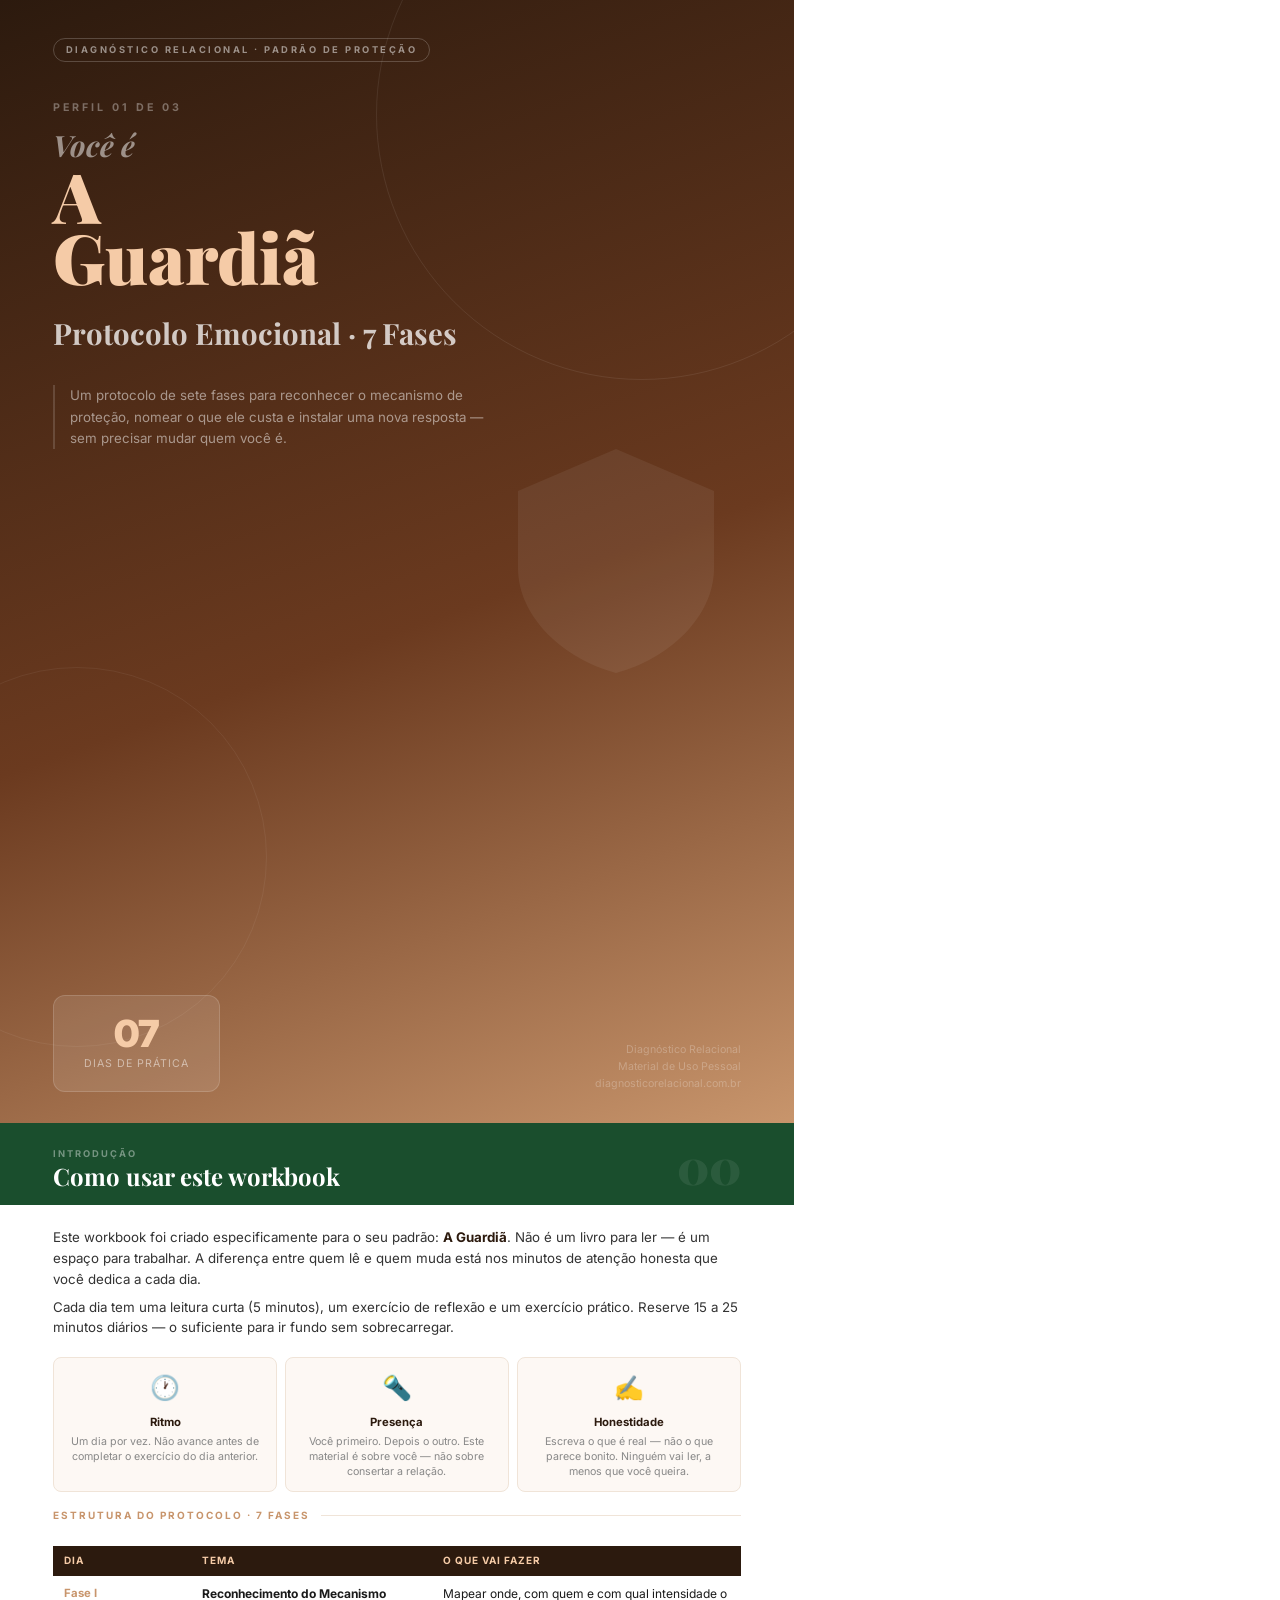
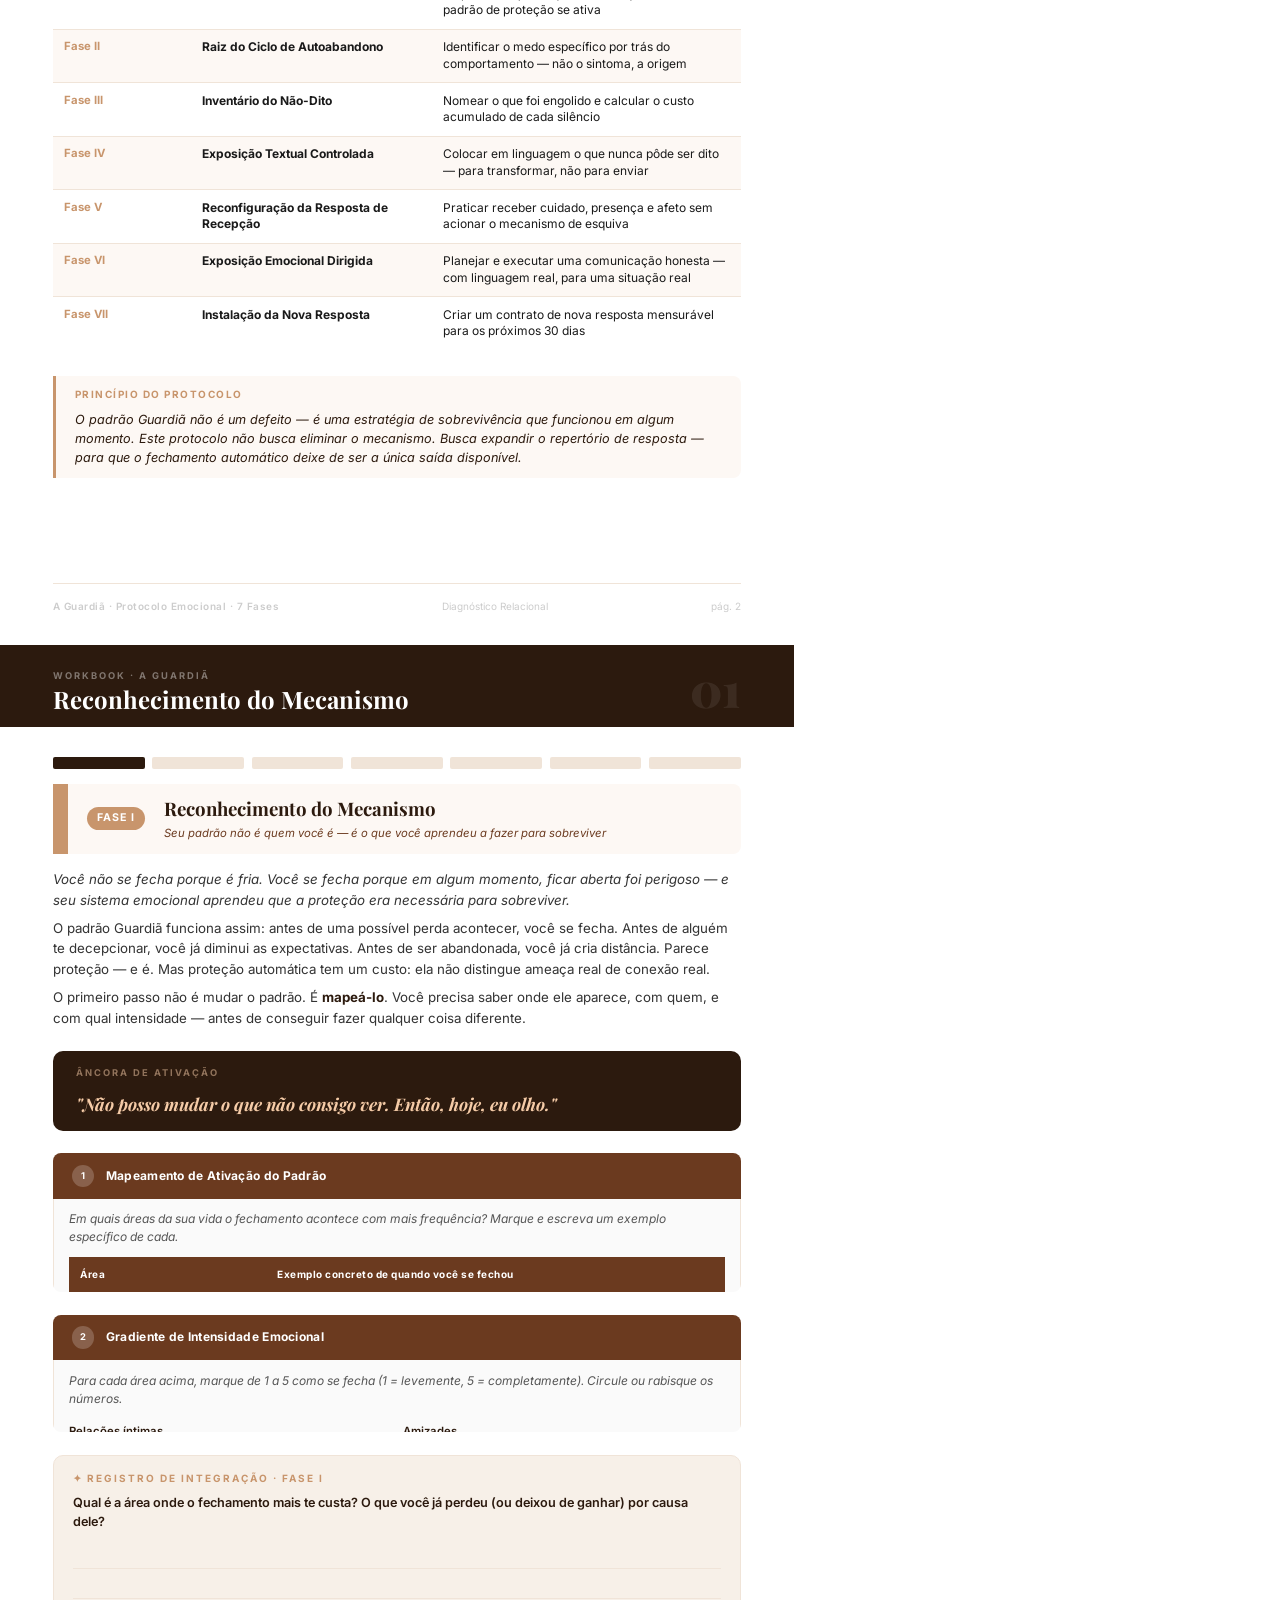
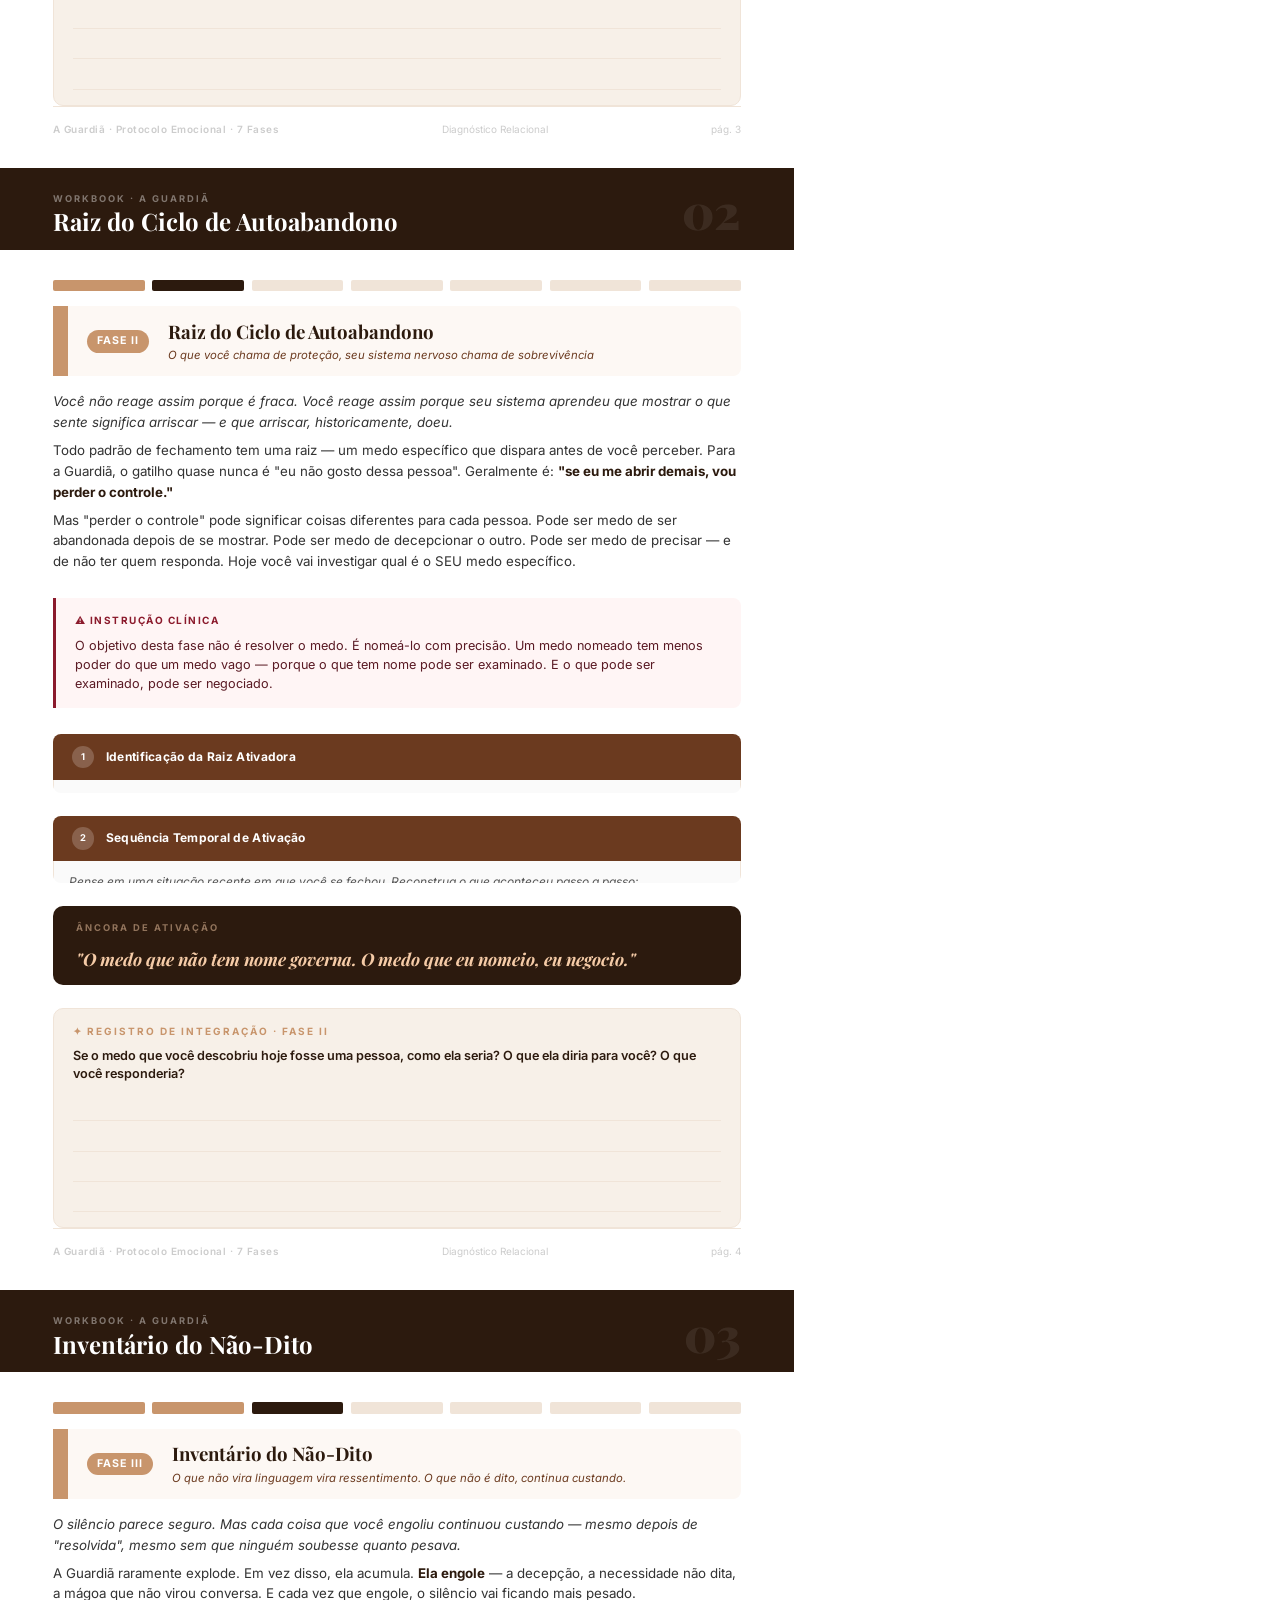
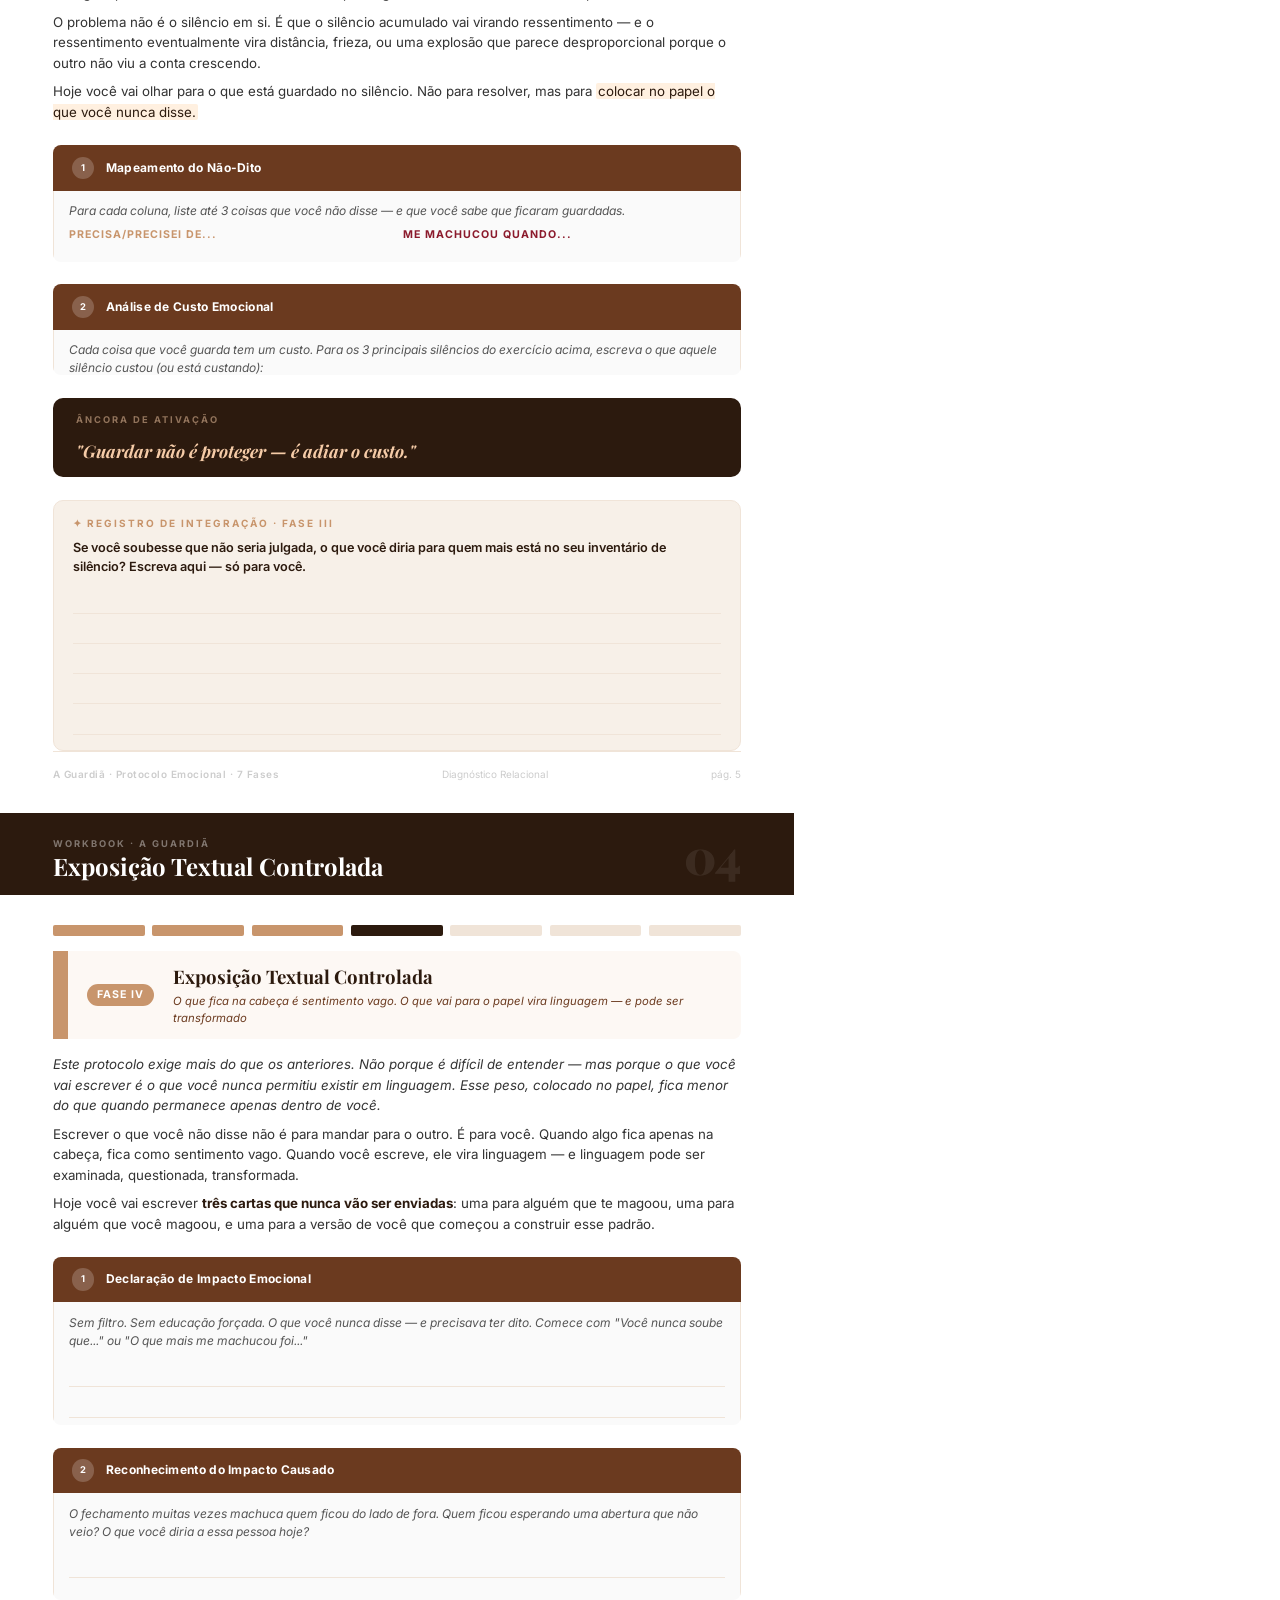
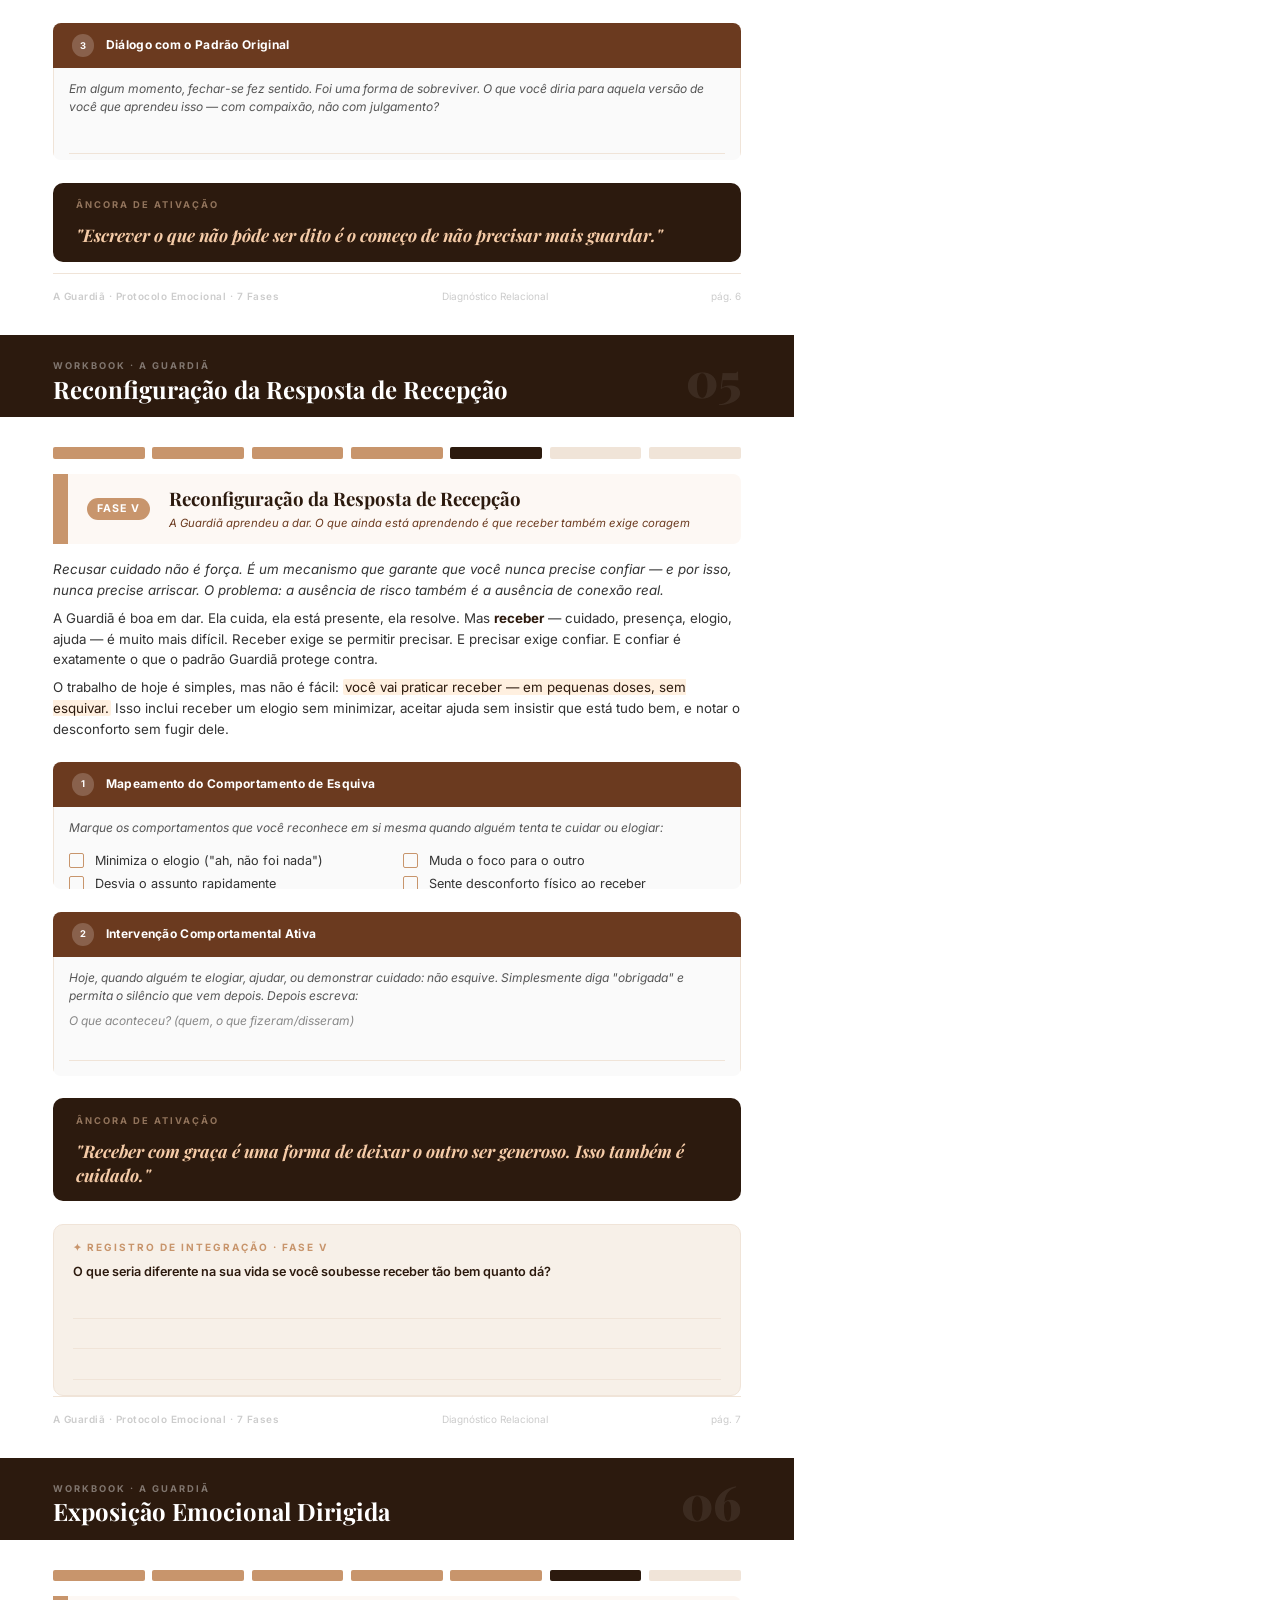
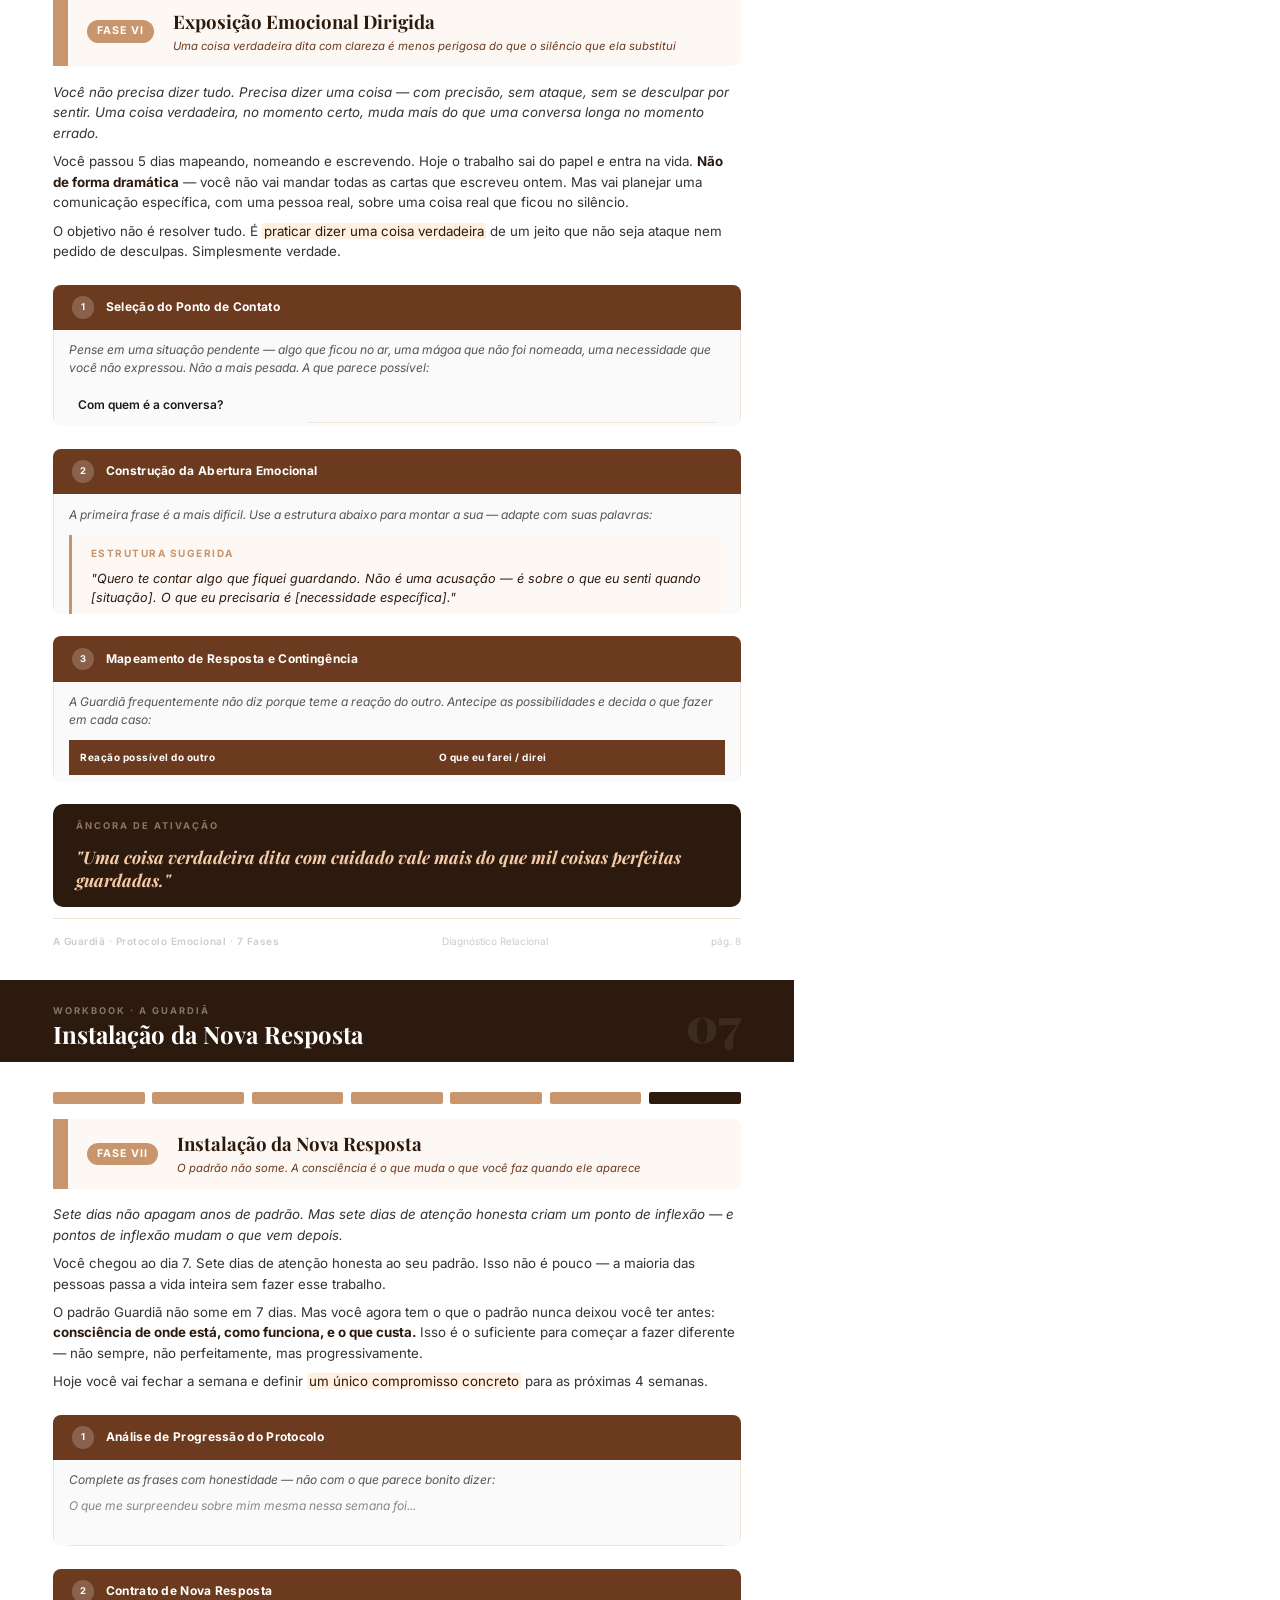
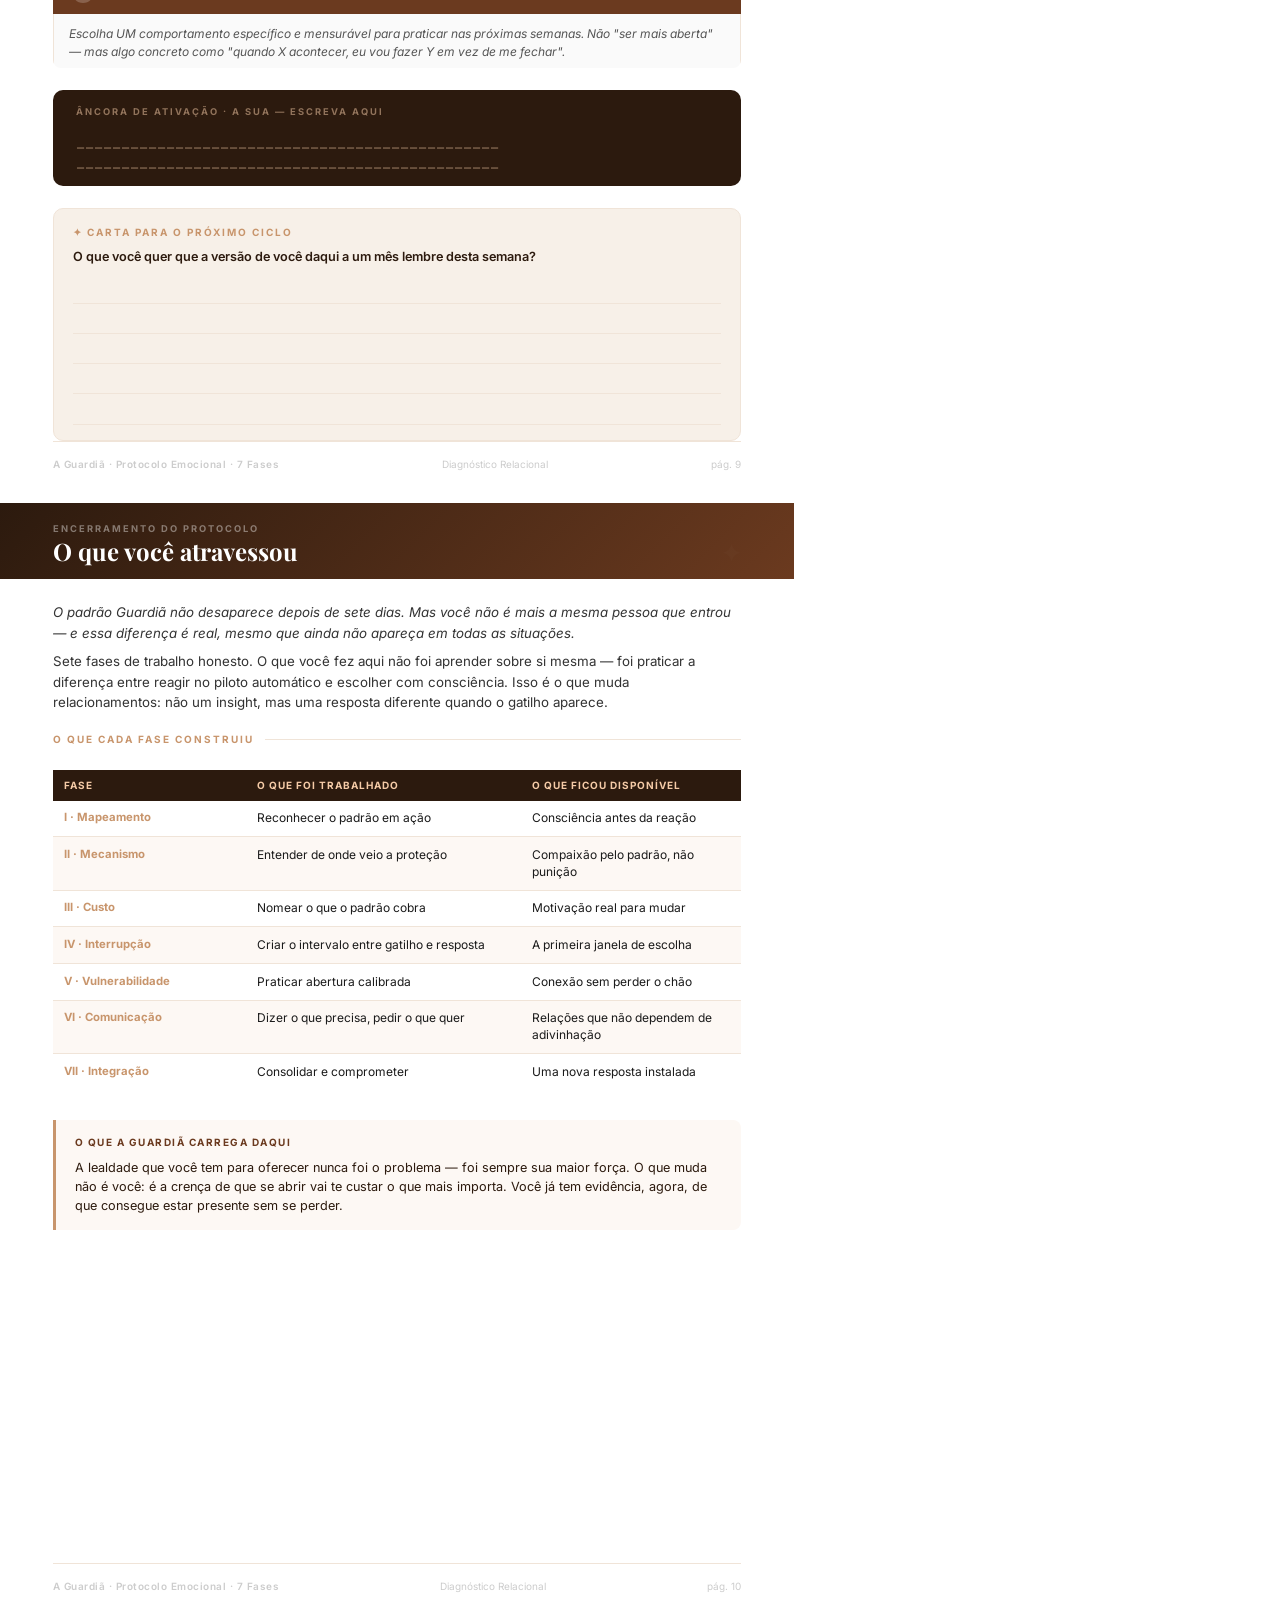
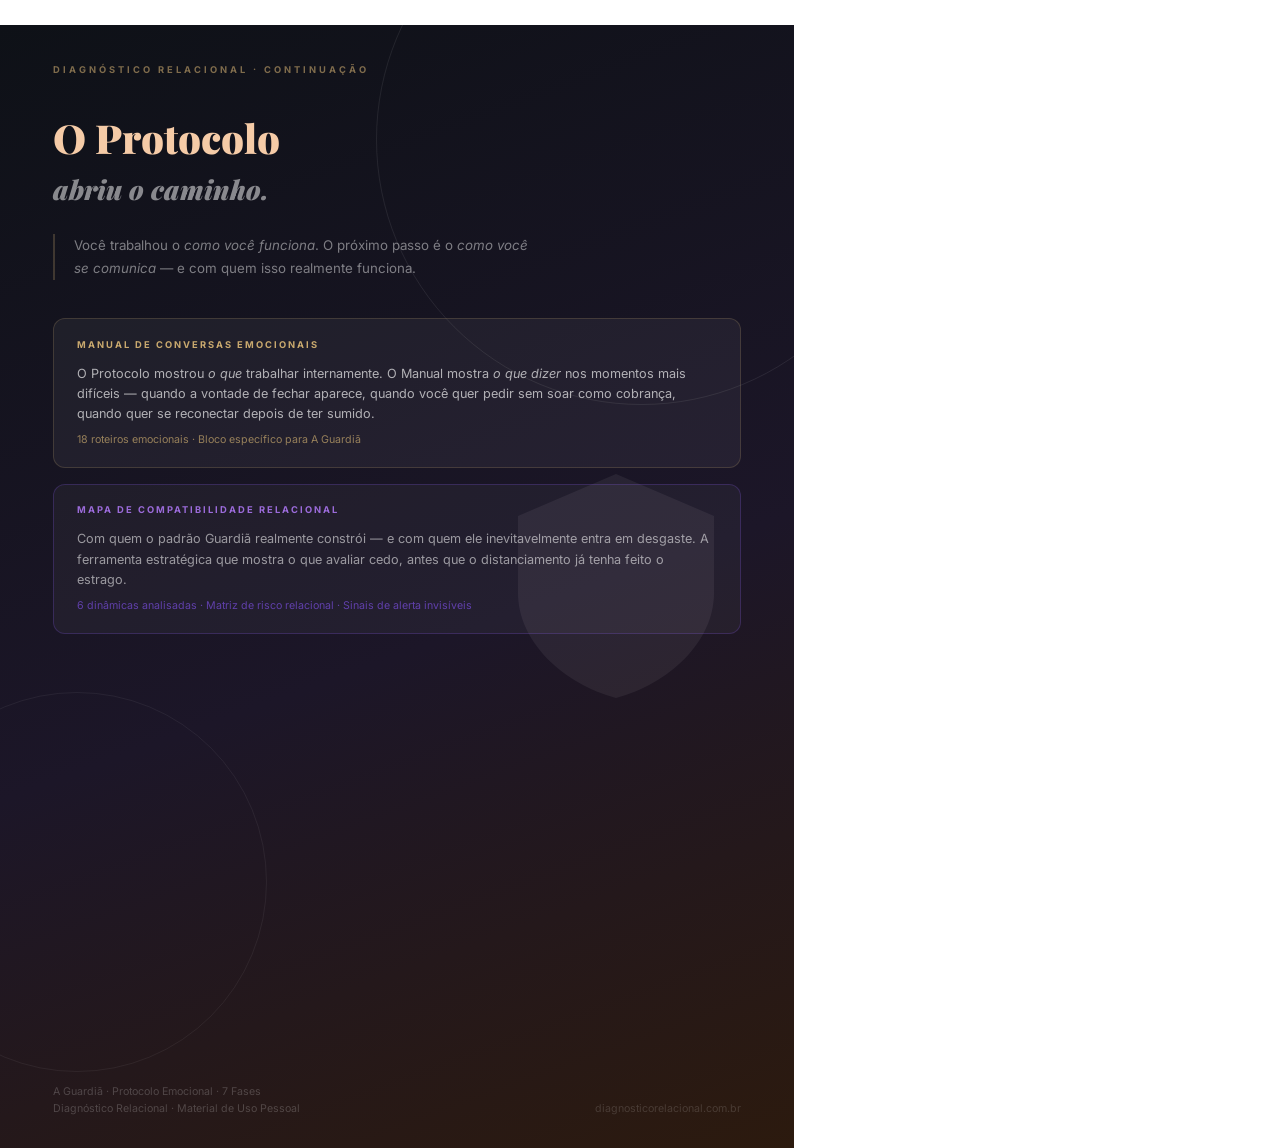
<file: workbook-guardia.html>
<!DOCTYPE html>
<html lang="pt-BR">
<head>
<meta charset="UTF-8">
<title>Workbook 7 Dias — A Guardiã</title>
<link href="https://fonts.googleapis.com/css2?family=Playfair+Display:ital,wght@0,700;0,900;1,700&family=Inter:wght@300;400;500;600;700&display=swap" rel="stylesheet">
<style>
* { margin: 0; padding: 0; box-sizing: border-box; }

@page { size: A4; margin: 0; }

body {
  font-family: 'Inter', Arial, sans-serif;
  font-size: 10pt;
  color: #1a1a1a;
  background: #fff;
  line-height: 1.55;
}

@media print {
  * { -webkit-print-color-adjust: exact !important; print-color-adjust: exact !important; }
  .page { page-break-after: always; break-after: page; }
  .page:last-child { page-break-after: avoid; break-after: avoid; }
  .no-break, .exercicio, .reflexao-box, .frase-ancora, .insight-box,
  .alerta-box, .dia-header, .tabela-simples, .tabela-dias, .mini-cards {
    page-break-inside: avoid; break-inside: avoid;
  }
  /* Redução de espaçamento para impressão */
  body { font-size: 9.5pt !important; line-height: 1.5 !important; }
  .page { padding: 12mm 14mm !important; }
  .capa { padding: 16mm 16mm 14mm !important; }
  .page-header { padding: 4mm 0 3mm !important; margin-bottom: 5mm !important; }
  .dia-header { padding: 4mm 5mm !important; margin-bottom: 4mm !important; }
  .leitura { margin-bottom: 4mm !important; }
  .leitura p { margin-bottom: 2mm !important; }
  .exercicio { margin-bottom: 4mm !important; }
  .ex-header { padding: 3mm 4mm !important; }
  .ex-body { padding: 4mm !important; }
  .reflexao-box { padding: 4mm 5mm !important; margin-bottom: 3mm !important; }
  .insight-box { padding: 4mm 5mm !important; margin-bottom: 3mm !important; }
  .alerta-box { padding: 4mm 5mm !important; margin-bottom: 3mm !important; }
  .frase-ancora { padding: 5mm !important; margin: 4mm 0 !important; }
  .progresso-strip { margin: 3mm 0 !important; }
  .page-footer { padding-top: 2mm !important; margin-top: auto !important; }
  /* Closing pages — garantir que cabem */
  .tabela-dias td, .tabela-dias th { padding: 4px 5px !important; font-size: 8pt !important; }
}

/* ─── VARIÁVEIS ─── */
:root {
  --brown-dark:  #2C1A0E;
  --brown-mid:   #6B3A1F;
  --brown-warm:  #C8956C;
  --brown-pale:  #FDF8F4;
  --brown-line:  #F0E4D8;
  --green-brand: #1A4E2D;
  --red-signal:  #8B1A2C;
}

/* ═══════════════════════════════════════
   CAPA
═══════════════════════════════════════ */
.capa {
  background: linear-gradient(160deg, var(--brown-dark) 0%, var(--brown-mid) 55%, var(--brown-warm) 100%);
  width: 210mm;
  height: 297mm;
  display: flex;
  flex-direction: column;
  justify-content: space-between;
  padding: 18mm 18mm 16mm;
  position: relative;
  overflow: hidden;
}

.capa::before {
  content: '';
  position: absolute;
  top: -40mm; right: -30mm;
  width: 140mm; height: 140mm;
  border-radius: 50%;
  border: 1px solid rgba(255,255,255,0.08);
}

.capa::after {
  content: '';
  position: absolute;
  bottom: 20mm; left: -30mm;
  width: 100mm; height: 100mm;
  border-radius: 50%;
  border: 1px solid rgba(255,255,255,0.06);
}

.capa-topo {
  position: relative;
  z-index: 2;
}

.capa-sistema {
  display: inline-block;
  font-size: 7pt;
  font-weight: 700;
  letter-spacing: 2.5px;
  text-transform: uppercase;
  color: rgba(255,255,255,0.5);
  border: 1px solid rgba(255,255,255,0.2);
  padding: 4px 12px;
  border-radius: 20px;
  margin-bottom: 10mm;
}

.capa-perfil-num {
  font-size: 8pt;
  font-weight: 700;
  letter-spacing: 3px;
  text-transform: uppercase;
  color: rgba(255,255,255,0.35);
  margin-bottom: 4mm;
}

.capa-perfil {
  font-family: 'Playfair Display', Georgia, serif;
  font-size: 52pt;
  font-weight: 900;
  line-height: 0.88;
  color: #F5CBA7;
  margin-bottom: 6mm;
}

.capa-perfil em {
  display: block;
  font-size: 22pt;
  color: rgba(255,255,255,0.5);
  font-weight: 700;
  font-style: italic;
  margin-bottom: 2mm;
}

.capa-tipo {
  font-family: 'Playfair Display', Georgia, serif;
  font-size: 22pt;
  font-weight: 700;
  color: rgba(255,255,255,0.75);
  margin-bottom: 8mm;
}

.capa-desc {
  font-size: 10pt;
  color: rgba(255,255,255,0.5);
  line-height: 1.6;
  max-width: 120mm;
  border-left: 2px solid rgba(255,255,255,0.15);
  padding-left: 4mm;
}

/* Símbolo central grande */
.capa-simbolo {
  position: absolute;
  right: 10mm;
  top: 50%;
  transform: translateY(-50%);
  opacity: 0.06;
  z-index: 1;
}

/* Rodapé da capa */
.capa-rodape {
  position: relative;
  z-index: 2;
  display: flex;
  justify-content: space-between;
  align-items: flex-end;
}

.capa-dias {
  background: rgba(255,255,255,0.1);
  border: 1px solid rgba(255,255,255,0.15);
  border-radius: 12px;
  padding: 5mm 8mm;
  text-align: center;
}

.capa-dias .num { font-size: 28pt; font-weight: 900; color: #F5CBA7; line-height: 1; }
.capa-dias .label { font-size: 8pt; color: rgba(255,255,255,0.5); letter-spacing: 1px; text-transform: uppercase; margin-top: 1mm; }

.capa-marca { font-size: 8pt; color: rgba(255,255,255,0.25); text-align: right; line-height: 1.6; }

/* ═══════════════════════════════════════
   LAYOUT INTERNO
═══════════════════════════════════════ */
.page {
  width: 210mm;
  height: 297mm;
  overflow: hidden;
  padding: 10mm 14mm 8mm;
  display: flex;
  flex-direction: column;
  position: relative;
}

/* ─── HEADER DE PÁGINA ─── */
.page-header {
  background: var(--brown-dark);
  margin: -10mm -14mm 6mm;
  padding: 5mm 14mm 4mm;
  display: flex;
  align-items: flex-end;
  justify-content: space-between;
}

.page-header.green { background: var(--green-brand); }

.ph-left {}
.ph-label {
  font-size: 7pt;
  font-weight: 700;
  letter-spacing: 2px;
  text-transform: uppercase;
  color: rgba(255,255,255,0.4);
  margin-bottom: 2px;
}

.ph-title {
  font-family: 'Playfair Display', Georgia, serif;
  font-size: 18pt;
  font-weight: 700;
  color: #fff;
  line-height: 1.1;
}

.ph-right {}
.ph-num {
  font-family: 'Playfair Display', Georgia, serif;
  font-size: 36pt;
  font-weight: 900;
  color: rgba(255,255,255,0.08);
  line-height: 1;
}

/* ─── HEADER DE DIA ─── */
.dia-header {
  display: flex;
  align-items: center;
  gap: 5mm;
  background: var(--brown-pale);
  border-left: 4mm solid var(--brown-warm);
  padding: 3mm 5mm;
  border-radius: 0 8px 8px 0;
  margin-bottom: 4mm;
}

.dia-num-badge {
  background: var(--brown-warm);
  color: #fff;
  font-size: 8pt;
  font-weight: 700;
  padding: 3px 10px;
  border-radius: 20px;
  letter-spacing: 1px;
  text-transform: uppercase;
  white-space: nowrap;
}

.dia-titulo {
  font-family: 'Playfair Display', Georgia, serif;
  font-size: 14pt;
  font-weight: 700;
  color: var(--brown-dark);
}

.dia-sub {
  font-size: 8.5pt;
  color: var(--brown-mid);
  font-style: italic;
  margin-top: 1px;
}

/* ─── LEITURA ─── */
.leitura {
  font-size: 10pt;
  color: #333;
  line-height: 1.55;
  margin-bottom: 3mm;
}

.leitura p + p { margin-top: 2mm; }

.leitura strong { color: var(--brown-dark); }

/* ─── CALLOUT / INSIGHT ─── */
.insight-box {
  background: var(--brown-pale);
  border-left: 3px solid var(--brown-warm);
  padding: 3mm 5mm;
  border-radius: 0 8px 8px 0;
  margin: 3mm 0;
  font-size: 9.5pt;
  color: var(--brown-dark);
  line-height: 1.5;
  font-style: italic;
}

.insight-box strong {
  display: block;
  font-size: 7.5pt;
  font-style: normal;
  font-weight: 700;
  letter-spacing: 1.5px;
  text-transform: uppercase;
  color: var(--brown-warm);
  margin-bottom: 2mm;
}

/* ─── FRASE ÂNCORA ─── */
.frase-ancora {
  background: var(--brown-dark);
  color: #F5CBA7;
  padding: 4mm 6mm;
  border-radius: 10px;
  margin: 3mm 0;
}

.frase-ancora .fa-label {
  font-size: 7pt;
  font-weight: 700;
  letter-spacing: 2px;
  text-transform: uppercase;
  color: rgba(245,203,167,0.5);
  margin-bottom: 3mm;
}

.frase-ancora .fa-texto {
  font-family: 'Playfair Display', Georgia, serif;
  font-size: 13pt;
  font-weight: 700;
  font-style: italic;
  line-height: 1.35;
}

/* ─── EXERCÍCIO ─── */
.exercicio {
  margin: 3mm 0;
  border-radius: 8px;
  overflow: hidden;
}

.ex-header {
  background: var(--brown-mid);
  color: #fff;
  padding: 3mm 5mm;
  display: flex;
  align-items: center;
  gap: 3mm;
}

.ex-num {
  width: 6mm; height: 6mm;
  border-radius: 50%;
  background: rgba(255,255,255,0.2);
  display: flex;
  align-items: center;
  justify-content: center;
  font-size: 7pt;
  font-weight: 700;
  flex-shrink: 0;
}

.ex-titulo {
  font-size: 9pt;
  font-weight: 700;
  letter-spacing: 0.3px;
}

.ex-body {
  background: #FAFAFA;
  border: 1px solid var(--brown-line);
  border-top: none;
  padding: 3mm 4mm;
}

.ex-instrucao {
  font-size: 9pt;
  color: #555;
  margin-bottom: 2mm;
  line-height: 1.5;
  font-style: italic;
}

/* ─── LINHAS DE ESCRITA ─── */
.linhas-escrita {
  display: flex;
  flex-direction: column;
  gap: 0;
}

.linha-escrita {
  height: 7mm;
  border-bottom: 1px solid var(--brown-line);
  width: 100%;
}

.linha-escrita.larga { height: 8mm; }

/* ─── COLUNAS ─── */
.duas-colunas {
  display: grid;
  grid-template-columns: 1fr 1fr;
  gap: 3mm;
  margin: 2mm 0;
}

.tres-colunas {
  display: grid;
  grid-template-columns: 1fr 1fr 1fr;
  gap: 2mm;
  margin: 2mm 0;
}

/* ─── TABELA DE DIAS ─── */
.tabela-dias {
  width: 100%;
  border-collapse: collapse;
  margin: 4mm 0;
  font-size: 9pt;
}

.tabela-dias th {
  background: var(--brown-dark);
  color: #F5CBA7;
  padding: 2mm 3mm;
  text-align: left;
  font-size: 7.5pt;
  font-weight: 700;
  letter-spacing: 1px;
  text-transform: uppercase;
}

.tabela-dias td {
  padding: 2.5mm 3mm;
  border-bottom: 1px solid var(--brown-line);
  vertical-align: top;
  line-height: 1.4;
}

.tabela-dias tr:last-child td { border-bottom: none; }
.tabela-dias tr:nth-child(even) td { background: var(--brown-pale); }

.tabela-dias .td-dia {
  font-weight: 700;
  color: var(--brown-warm);
  white-space: nowrap;
  font-size: 8.5pt;
}

/* ─── MINI-CARDS ─── */
.mini-cards {
  display: grid;
  grid-template-columns: 1fr 1fr 1fr;
  gap: 2mm;
  margin: 2mm 0;
}

.mini-card {
  background: var(--brown-pale);
  border: 1px solid var(--brown-line);
  border-radius: 8px;
  padding: 3mm;
  text-align: center;
}

.mini-card .mc-icon { font-size: 18pt; margin-bottom: 2mm; }
.mini-card .mc-titulo { font-size: 8.5pt; font-weight: 700; color: var(--brown-dark); margin-bottom: 1mm; }
.mini-card .mc-desc { font-size: 8pt; color: #888; line-height: 1.4; }

/* ─── PERFIL TAG ─── */
.perfil-tag-inline {
  display: inline-flex;
  align-items: center;
  gap: 3px;
  background: var(--brown-dark);
  color: #F5CBA7;
  padding: 2px 8px;
  border-radius: 20px;
  font-size: 7.5pt;
  font-weight: 700;
  letter-spacing: 0.5px;
}

/* ─── CHECKLIST ─── */
.checklist {
  display: flex;
  flex-direction: column;
  gap: 1.5mm;
  margin: 2mm 0;
}

.check-item {
  display: flex;
  align-items: flex-start;
  gap: 3mm;
}

.check-box {
  width: 4mm; height: 4mm;
  border: 1.5px solid var(--brown-warm);
  border-radius: 2px;
  flex-shrink: 0;
  margin-top: 1px;
}

.check-text {
  font-size: 9.5pt;
  color: #333;
  line-height: 1.4;
}

/* ─── ESCALA VISUAL ─── */
.escala-wrap {
  margin: 2mm 0 3mm;
}

.escala-label {
  font-size: 8.5pt;
  font-weight: 600;
  color: var(--brown-dark);
  margin-bottom: 2mm;
}

.escala {
  display: flex;
  align-items: center;
  gap: 2mm;
}

.escala-num {
  font-size: 8pt;
  color: #999;
  min-width: 4mm;
  text-align: center;
}

.escala-boxes {
  display: flex;
  gap: 1.5mm;
  flex: 1;
}

.escala-box {
  flex: 1;
  height: 8mm;
  border: 1.5px solid var(--brown-line);
  border-radius: 3px;
  background: #fff;
}

/* ─── REFLEXÃO ─── */
.reflexao-box {
  background: #F7F0E8;
  border: 1px solid var(--brown-line);
  border-radius: 10px;
  padding: 4mm 5mm;
  margin-top: 3mm;
}

.reflexao-box .rf-label {
  font-size: 7.5pt;
  font-weight: 700;
  letter-spacing: 2px;
  text-transform: uppercase;
  color: var(--brown-warm);
  margin-bottom: 2mm;
}

.reflexao-box .rf-pergunta {
  font-size: 9.5pt;
  color: var(--brown-dark);
  font-weight: 600;
  margin-bottom: 2mm;
  line-height: 1.45;
}

/* ─── PROGRESSO ─── */
.progresso-strip {
  display: flex;
  gap: 2mm;
  margin: 2mm 0 4mm;
}

.prog-dia {
  flex: 1;
  height: 3mm;
  border-radius: 2px;
  background: var(--brown-line);
}

.prog-dia.ativo { background: var(--brown-warm); }
.prog-dia.atual { background: var(--brown-dark); }

/* ─── SEÇÃO TÍTULO ─── */
.secao-titulo {
  font-size: 7.5pt;
  font-weight: 700;
  letter-spacing: 2px;
  text-transform: uppercase;
  color: var(--brown-warm);
  margin-bottom: 2mm;
  margin-top: 2mm;
  display: flex;
  align-items: center;
  gap: 3mm;
}

.secao-titulo::after {
  content: '';
  flex: 1;
  height: 1px;
  background: var(--brown-line);
}

/* ─── RODAPÉ DE PÁGINA ─── */
.page-footer {
  margin-top: auto;
  padding-top: 4mm;
  border-top: 1px solid var(--brown-line);
  display: flex;
  justify-content: space-between;
  align-items: center;
  font-size: 7.5pt;
  color: #CCC;
}

.pf-marca { font-weight: 600; letter-spacing: 0.5px; }

/* ─── DESTAQUE INLINE ─── */
mark {
  background: #FFF0E0;
  color: var(--brown-dark);
  padding: 0 2px;
  border-radius: 2px;
}

/* ─── CAIXA VERMELHO ─── */
.alerta-box {
  background: #FFF5F5;
  border-left: 3px solid var(--red-signal);
  padding: 4mm 5mm;
  border-radius: 0 8px 8px 0;
  margin: 4mm 0;
  font-size: 9.5pt;
  color: #5a1a24;
  line-height: 1.5;
}

.alerta-box strong {
  display: block;
  font-size: 7.5pt;
  font-weight: 700;
  letter-spacing: 1.5px;
  text-transform: uppercase;
  color: var(--red-signal);
  margin-bottom: 2mm;
}

/* ─── TABELA SIMPLES ─── */
.tabela-simples {
  width: 100%;
  border-collapse: collapse;
  margin: 3mm 0;
  font-size: 9pt;
}

.tabela-simples th {
  text-align: left;
  padding: 2.5mm 3mm;
  background: var(--brown-mid);
  color: #fff;
  font-size: 7.5pt;
  letter-spacing: 0.5px;
}

.tabela-simples td {
  padding: 2mm 2.5mm;
  border-bottom: 1px solid var(--brown-line);
  vertical-align: top;
}

.tabela-simples tr:last-child td { border-bottom: none; }
.tabela-simples tr:nth-child(even) td { background: var(--brown-pale); }
</style>
</head>
<body>

<!-- ═══════════════════════════════════════
     CAPA
═══════════════════════════════════════ -->
<div class="capa page">

  <svg class="capa-simbolo" width="280" height="280" viewBox="0 0 80 80" fill="none">
    <path d="M40 8 L68 20 L68 42 C68 56 55 68 40 72 C25 68 12 56 12 42 L12 20 Z" fill="white"/>
    <path d="M40 50 C40 50 28 42 28 35 C28 31 31 28 35 28 C37.5 28 39.5 29.5 40 31 C40.5 29.5 42.5 28 45 28 C49 28 52 31 52 35 C52 42 40 50 40 50Z" fill="white"/>
  </svg>

  <div class="capa-topo">
    <div class="capa-sistema">Diagnóstico Relacional · Padrão de Proteção</div>
    <div class="capa-perfil-num">Perfil 01 de 03</div>
    <div class="capa-perfil">
      <em>Você é</em>
      A<br>Guardiã
    </div>
    <div class="capa-tipo">Protocolo Emocional · 7 Fases</div>
    <div class="capa-desc">
      Um protocolo de sete fases para reconhecer o mecanismo de proteção, nomear o que ele custa e instalar uma nova resposta — sem precisar mudar quem você é.
    </div>
  </div>

  <div class="capa-rodape">
    <div class="capa-dias">
      <div class="num">07</div>
      <div class="label">Dias de Prática</div>
    </div>
    <div class="capa-marca">
      Diagnóstico Relacional<br>
      Material de Uso Pessoal<br>
      diagnosticorelacional.com.br
    </div>
  </div>
</div>

<!-- ═══════════════════════════════════════
     COMO USAR ESTE WORKBOOK
═══════════════════════════════════════ -->
<div class="page">
  <div class="page-header green">
    <div class="ph-left">
      <div class="ph-label">Introdução</div>
      <div class="ph-title">Como usar este workbook</div>
    </div>
    <div class="ph-right"><div class="ph-num">00</div></div>
  </div>

  <div class="leitura">
    <p>Este workbook foi criado especificamente para o seu padrão: <strong>A Guardiã</strong>. Não é um livro para ler — é um espaço para trabalhar. A diferença entre quem lê e quem muda está nos minutos de atenção honesta que você dedica a cada dia.</p>
    <p>Cada dia tem uma leitura curta (5 minutos), um exercício de reflexão e um exercício prático. Reserve 15 a 25 minutos diários — o suficiente para ir fundo sem sobrecarregar.</p>
  </div>

  <div class="mini-cards">
    <div class="mini-card">
      <div class="mc-icon">🕐</div>
      <div class="mc-titulo">Ritmo</div>
      <div class="mc-desc">Um dia por vez. Não avance antes de completar o exercício do dia anterior.</div>
    </div>
    <div class="mini-card">
      <div class="mc-icon">🔦</div>
      <div class="mc-titulo">Presença</div>
      <div class="mc-desc">Você primeiro. Depois o outro. Este material é sobre você — não sobre consertar a relação.</div>
    </div>
    <div class="mini-card">
      <div class="mc-icon">✍️</div>
      <div class="mc-titulo">Honestidade</div>
      <div class="mc-desc">Escreva o que é real — não o que parece bonito. Ninguém vai ler, a menos que você queira.</div>
    </div>
  </div>

  <div class="secao-titulo">Estrutura do Protocolo · 7 Fases</div>

  <table class="tabela-dias">
    <thead>
      <tr>
        <th style="width:20%;">Dia</th>
        <th style="width:35%;">Tema</th>
        <th>O que vai fazer</th>
      </tr>
    </thead>
    <tbody>
      <tr>
        <td class="td-dia">Fase I</td>
        <td><strong>Reconhecimento do Mecanismo</strong></td>
        <td>Mapear onde, com quem e com qual intensidade o padrão de proteção se ativa</td>
      </tr>
      <tr>
        <td class="td-dia">Fase II</td>
        <td><strong>Raiz do Ciclo de Autoabandono</strong></td>
        <td>Identificar o medo específico por trás do comportamento — não o sintoma, a origem</td>
      </tr>
      <tr>
        <td class="td-dia">Fase III</td>
        <td><strong>Inventário do Não-Dito</strong></td>
        <td>Nomear o que foi engolido e calcular o custo acumulado de cada silêncio</td>
      </tr>
      <tr>
        <td class="td-dia">Fase IV</td>
        <td><strong>Exposição Textual Controlada</strong></td>
        <td>Colocar em linguagem o que nunca pôde ser dito — para transformar, não para enviar</td>
      </tr>
      <tr>
        <td class="td-dia">Fase V</td>
        <td><strong>Reconfiguração da Resposta de Recepção</strong></td>
        <td>Praticar receber cuidado, presença e afeto sem acionar o mecanismo de esquiva</td>
      </tr>
      <tr>
        <td class="td-dia">Fase VI</td>
        <td><strong>Exposição Emocional Dirigida</strong></td>
        <td>Planejar e executar uma comunicação honesta — com linguagem real, para uma situação real</td>
      </tr>
      <tr>
        <td class="td-dia">Fase VII</td>
        <td><strong>Instalação da Nova Resposta</strong></td>
        <td>Criar um contrato de nova resposta mensurável para os próximos 30 dias</td>
      </tr>
    </tbody>
  </table>

  <div class="insight-box">
    <strong>Princípio do Protocolo</strong>
    O padrão Guardiã não é um defeito — é uma estratégia de sobrevivência que funcionou em algum momento. Este protocolo não busca eliminar o mecanismo. Busca expandir o repertório de resposta — para que o fechamento automático deixe de ser a única saída disponível.
  </div>

  <div class="page-footer">
    <span class="pf-marca">A Guardiã · Protocolo Emocional · 7 Fases</span>
    <span>Diagnóstico Relacional</span>
    <span>pág. 2</span>
  </div>
</div>

<!-- ═══════════════════════════════════════
     DIA 1 — O MAPA DO PADRÃO
═══════════════════════════════════════ -->
<div class="page">
  <div class="page-header">
    <div class="ph-left">
      <div class="ph-label">Workbook · A Guardiã</div>
      <div class="ph-title">Reconhecimento do Mecanismo</div>
    </div>
    <div class="ph-right"><div class="ph-num">01</div></div>
  </div>

  <div class="progresso-strip">
    <div class="prog-dia atual"></div>
    <div class="prog-dia"></div>
    <div class="prog-dia"></div>
    <div class="prog-dia"></div>
    <div class="prog-dia"></div>
    <div class="prog-dia"></div>
    <div class="prog-dia"></div>
  </div>

  <div class="dia-header">
    <div>
      <div class="dia-num-badge">FASE I</div>
    </div>
    <div>
      <div class="dia-titulo">Reconhecimento do Mecanismo</div>
      <div class="dia-sub">Seu padrão não é quem você é — é o que você aprendeu a fazer para sobreviver</div>
    </div>
  </div>

  <div class="leitura">
    <p><em>Você não se fecha porque é fria. Você se fecha porque em algum momento, ficar aberta foi perigoso — e seu sistema emocional aprendeu que a proteção era necessária para sobreviver.</em></p>
    <p>O padrão Guardiã funciona assim: antes de uma possível perda acontecer, você se fecha. Antes de alguém te decepcionar, você já diminui as expectativas. Antes de ser abandonada, você já cria distância. Parece proteção — e é. Mas proteção automática tem um custo: ela não distingue ameaça real de conexão real.</p>
    <p>O primeiro passo não é mudar o padrão. É <strong>mapeá-lo</strong>. Você precisa saber onde ele aparece, com quem, e com qual intensidade — antes de conseguir fazer qualquer coisa diferente.</p>
  </div>

  <div class="frase-ancora">
    <div class="fa-label">Âncora de Ativação</div>
    <div class="fa-texto">"Não posso mudar o que não consigo ver. Então, hoje, eu olho."</div>
  </div>

  <div class="exercicio no-break">
    <div class="ex-header">
      <div class="ex-num">1</div>
      <div class="ex-titulo">Mapeamento de Ativação do Padrão</div>
    </div>
    <div class="ex-body">
      <div class="ex-instrucao">Em quais áreas da sua vida o fechamento acontece com mais frequência? Marque e escreva um exemplo específico de cada.</div>
      <table class="tabela-simples">
        <thead>
          <tr><th style="width:30%;">Área</th><th>Exemplo concreto de quando você se fechou</th></tr>
        </thead>
        <tbody>
          <tr><td><strong>Relações íntimas</strong></td><td><div class="linha-escrita"></div></td></tr>
          <tr><td><strong>Amizades</strong></td><td><div class="linha-escrita"></div></td></tr>
          <tr><td><strong>Família</strong></td><td><div class="linha-escrita"></div></td></tr>
          <tr><td><strong>Trabalho</strong></td><td><div class="linha-escrita"></div></td></tr>
        </tbody>
      </table>
    </div>
  </div>

  <div class="exercicio no-break">
    <div class="ex-header">
      <div class="ex-num">2</div>
      <div class="ex-titulo">Gradiente de Intensidade Emocional</div>
    </div>
    <div class="ex-body">
      <div class="ex-instrucao">Para cada área acima, marque de 1 a 5 como se fecha (1 = levemente, 5 = completamente). Circule ou rabisque os números.</div>
      <div class="duas-colunas">
        <div class="escala-wrap">
          <div class="escala-label">Relações íntimas</div>
          <div class="escala"><span class="escala-num">1</span><div class="escala-boxes"><div class="escala-box"></div><div class="escala-box"></div><div class="escala-box"></div><div class="escala-box"></div><div class="escala-box"></div></div><span class="escala-num">5</span></div>
        </div>
        <div class="escala-wrap">
          <div class="escala-label">Amizades</div>
          <div class="escala"><span class="escala-num">1</span><div class="escala-boxes"><div class="escala-box"></div><div class="escala-box"></div><div class="escala-box"></div><div class="escala-box"></div><div class="escala-box"></div></div><span class="escala-num">5</span></div>
        </div>
        <div class="escala-wrap">
          <div class="escala-label">Família</div>
          <div class="escala"><span class="escala-num">1</span><div class="escala-boxes"><div class="escala-box"></div><div class="escala-box"></div><div class="escala-box"></div><div class="escala-box"></div><div class="escala-box"></div></div><span class="escala-num">5</span></div>
        </div>
        <div class="escala-wrap">
          <div class="escala-label">Trabalho</div>
          <div class="escala"><span class="escala-num">1</span><div class="escala-boxes"><div class="escala-box"></div><div class="escala-box"></div><div class="escala-box"></div><div class="escala-box"></div><div class="escala-box"></div></div><span class="escala-num">5</span></div>
        </div>
      </div>
    </div>
  </div>

  <div class="reflexao-box no-break">
    <div class="rf-label">✦ Registro de Integração · Fase I</div>
    <div class="rf-pergunta">Qual é a área onde o fechamento mais te custa? O que você já perdeu (ou deixou de ganhar) por causa dele?</div>
    <div class="linhas-escrita">
      <div class="linha-escrita larga"></div>
      <div class="linha-escrita larga"></div>
      <div class="linha-escrita larga"></div>
      <div class="linha-escrita larga"></div>
      <div class="linha-escrita larga"></div>
    </div>
  </div>

  <div class="page-footer">
    <span class="pf-marca">A Guardiã · Protocolo Emocional · 7 Fases</span>
    <span>Diagnóstico Relacional</span>
    <span>pág. 3</span>
  </div>
</div>

<!-- ═══════════════════════════════════════
     DIA 2 — O GATILHO POR TRÁS
═══════════════════════════════════════ -->
<div class="page">
  <div class="page-header">
    <div class="ph-left">
      <div class="ph-label">Workbook · A Guardiã</div>
      <div class="ph-title">Raiz do Ciclo de Autoabandono</div>
    </div>
    <div class="ph-right"><div class="ph-num">02</div></div>
  </div>

  <div class="progresso-strip">
    <div class="prog-dia ativo"></div>
    <div class="prog-dia atual"></div>
    <div class="prog-dia"></div>
    <div class="prog-dia"></div>
    <div class="prog-dia"></div>
    <div class="prog-dia"></div>
    <div class="prog-dia"></div>
  </div>

  <div class="dia-header">
    <div><div class="dia-num-badge">FASE II</div></div>
    <div>
      <div class="dia-titulo">Raiz do Ciclo de Autoabandono</div>
      <div class="dia-sub">O que você chama de proteção, seu sistema nervoso chama de sobrevivência</div>
    </div>
  </div>

  <div class="leitura">
    <p><em>Você não reage assim porque é fraca. Você reage assim porque seu sistema aprendeu que mostrar o que sente significa arriscar — e que arriscar, historicamente, doeu.</em></p>
    <p>Todo padrão de fechamento tem uma raiz — um medo específico que dispara antes de você perceber. Para a Guardiã, o gatilho quase nunca é "eu não gosto dessa pessoa". Geralmente é: <strong>"se eu me abrir demais, vou perder o controle."</strong></p>
    <p>Mas "perder o controle" pode significar coisas diferentes para cada pessoa. Pode ser medo de ser abandonada depois de se mostrar. Pode ser medo de decepcionar o outro. Pode ser medo de precisar — e de não ter quem responda. Hoje você vai investigar qual é o SEU medo específico.</p>
  </div>

  <div class="alerta-box">
    <strong>⚠️ Instrução Clínica</strong>
    O objetivo desta fase não é resolver o medo. É nomeá-lo com precisão. Um medo nomeado tem menos poder do que um medo vago — porque o que tem nome pode ser examinado. E o que pode ser examinado, pode ser negociado.
  </div>

  <div class="exercicio no-break">
    <div class="ex-header">
      <div class="ex-num">1</div>
      <div class="ex-titulo">Identificação da Raiz Ativadora</div>
    </div>
    <div class="ex-body">
      <div class="ex-instrucao">Complete as frases abaixo com o que vier primeiro — sem editar ou censurar. A resposta mais rápida costuma ser a mais honesta.</div>
      <div class="linhas-escrita">
        <div style="font-size:9pt; color:#888; margin-bottom:1mm; margin-top:2mm; font-style:italic;">Se eu me mostrar de verdade, tenho medo de que...</div>
        <div class="linha-escrita"></div>
        <div class="linha-escrita"></div>
        <div style="font-size:9pt; color:#888; margin-bottom:1mm; margin-top:3mm; font-style:italic;">A última vez que me fechei, o que estava sentindo por baixo era...</div>
        <div class="linha-escrita"></div>
        <div class="linha-escrita"></div>
        <div style="font-size:9pt; color:#888; margin-bottom:1mm; margin-top:3mm; font-style:italic;">A pessoa que aprendi a não depender foi... e o que aconteceu foi...</div>
        <div class="linha-escrita"></div>
        <div class="linha-escrita"></div>
      </div>
    </div>
  </div>

  <div class="exercicio no-break">
    <div class="ex-header">
      <div class="ex-num">2</div>
      <div class="ex-titulo">Sequência Temporal de Ativação</div>
    </div>
    <div class="ex-body">
      <div class="ex-instrucao">Pense em uma situação recente em que você se fechou. Reconstrua o que aconteceu passo a passo:</div>
      <table class="tabela-simples">
        <thead><tr><th>Momento</th><th>O que aconteceu / o que você fez</th></tr></thead>
        <tbody>
          <tr><td><strong>Situação</strong><br><span style="font-size:8pt;color:#999;">O que aconteceu que ativou o padrão?</span></td><td><div class="linha-escrita"></div><div class="linha-escrita"></div></td></tr>
          <tr><td><strong>Sensação</strong><br><span style="font-size:8pt;color:#999;">O que sentiu no corpo antes de agir?</span></td><td><div class="linha-escrita"></div><div class="linha-escrita"></div></td></tr>
          <tr><td><strong>Ação</strong><br><span style="font-size:8pt;color:#999;">O que você fez ou deixou de fazer?</span></td><td><div class="linha-escrita"></div><div class="linha-escrita"></div></td></tr>
          <tr><td><strong>Resultado</strong><br><span style="font-size:8pt;color:#999;">O que aconteceu depois?</span></td><td><div class="linha-escrita"></div><div class="linha-escrita"></div></td></tr>
        </tbody>
      </table>
    </div>
  </div>

  <div class="frase-ancora">
    <div class="fa-label">Âncora de Ativação</div>
    <div class="fa-texto">"O medo que não tem nome governa. O medo que eu nomeio, eu negocio."</div>
  </div>

  <div class="reflexao-box no-break">
    <div class="rf-label">✦ Registro de Integração · Fase II</div>
    <div class="rf-pergunta">Se o medo que você descobriu hoje fosse uma pessoa, como ela seria? O que ela diria para você? O que você responderia?</div>
    <div class="linhas-escrita">
      <div class="linha-escrita larga"></div>
      <div class="linha-escrita larga"></div>
      <div class="linha-escrita larga"></div>
      <div class="linha-escrita larga"></div>
    </div>
  </div>

  <div class="page-footer">
    <span class="pf-marca">A Guardiã · Protocolo Emocional · 7 Fases</span>
    <span>Diagnóstico Relacional</span>
    <span>pág. 4</span>
  </div>
</div>

<!-- ═══════════════════════════════════════
     DIA 3 — O QUE O SILÊNCIO GUARDA
═══════════════════════════════════════ -->
<div class="page">
  <div class="page-header">
    <div class="ph-left">
      <div class="ph-label">Workbook · A Guardiã</div>
      <div class="ph-title">Inventário do Não-Dito</div>
    </div>
    <div class="ph-right"><div class="ph-num">03</div></div>
  </div>

  <div class="progresso-strip">
    <div class="prog-dia ativo"></div><div class="prog-dia ativo"></div><div class="prog-dia atual"></div>
    <div class="prog-dia"></div><div class="prog-dia"></div><div class="prog-dia"></div><div class="prog-dia"></div>
  </div>

  <div class="dia-header">
    <div><div class="dia-num-badge">FASE III</div></div>
    <div>
      <div class="dia-titulo">Inventário do Não-Dito</div>
      <div class="dia-sub">O que não vira linguagem vira ressentimento. O que não é dito, continua custando.</div>
    </div>
  </div>

  <div class="leitura">
    <p><em>O silêncio parece seguro. Mas cada coisa que você engoliu continuou custando — mesmo depois de "resolvida", mesmo sem que ninguém soubesse quanto pesava.</em></p>
    <p>A Guardiã raramente explode. Em vez disso, ela acumula. <strong>Ela engole</strong> — a decepção, a necessidade não dita, a mágoa que não virou conversa. E cada vez que engole, o silêncio vai ficando mais pesado.</p>
    <p>O problema não é o silêncio em si. É que o silêncio acumulado vai virando ressentimento — e o ressentimento eventualmente vira distância, frieza, ou uma explosão que parece desproporcional porque o outro não viu a conta crescendo.</p>
    <p>Hoje você vai olhar para o que está guardado no silêncio. Não para resolver, mas para <mark>colocar no papel o que você nunca disse.</mark></p>
  </div>

  <div class="exercicio no-break">
    <div class="ex-header">
      <div class="ex-num">1</div>
      <div class="ex-titulo">Mapeamento do Não-Dito</div>
    </div>
    <div class="ex-body">
      <div class="ex-instrucao">Para cada coluna, liste até 3 coisas que você não disse — e que você sabe que ficaram guardadas.</div>
      <div class="duas-colunas">
        <div>
          <div style="font-size:8pt; font-weight:700; color:var(--brown-warm); margin-bottom:2mm; text-transform:uppercase; letter-spacing:1px;">Precisa/Precisei de...</div>
          <div class="linhas-escrita">
            <div class="linha-escrita"></div>
            <div class="linha-escrita"></div>
            <div class="linha-escrita"></div>
            <div class="linha-escrita"></div>
            <div class="linha-escrita"></div>
          </div>
        </div>
        <div>
          <div style="font-size:8pt; font-weight:700; color:var(--red-signal); margin-bottom:2mm; text-transform:uppercase; letter-spacing:1px;">Me machucou quando...</div>
          <div class="linhas-escrita">
            <div class="linha-escrita"></div>
            <div class="linha-escrita"></div>
            <div class="linha-escrita"></div>
            <div class="linha-escrita"></div>
            <div class="linha-escrita"></div>
          </div>
        </div>
      </div>
      <div style="margin-top:4mm;">
        <div style="font-size:8pt; font-weight:700; color:var(--brown-dark); margin-bottom:2mm; text-transform:uppercase; letter-spacing:1px;">Queria ter pedido, mas não pedi...</div>
        <div class="linhas-escrita">
          <div class="linha-escrita"></div>
          <div class="linha-escrita"></div>
          <div class="linha-escrita"></div>
        </div>
      </div>
    </div>
  </div>

  <div class="exercicio no-break">
    <div class="ex-header">
      <div class="ex-num">2</div>
      <div class="ex-titulo">Análise de Custo Emocional</div>
    </div>
    <div class="ex-body">
      <div class="ex-instrucao">Cada coisa que você guarda tem um custo. Para os 3 principais silêncios do exercício acima, escreva o que aquele silêncio custou (ou está custando):</div>
      <table class="tabela-simples">
        <thead><tr><th>O que eu guardei</th><th>O que esse silêncio me custou</th></tr></thead>
        <tbody>
          <tr><td><div class="linha-escrita"></div></td><td><div class="linha-escrita"></div></td></tr>
          <tr><td><div class="linha-escrita"></div></td><td><div class="linha-escrita"></div></td></tr>
          <tr><td><div class="linha-escrita"></div></td><td><div class="linha-escrita"></div></td></tr>
        </tbody>
      </table>
    </div>
  </div>

  <div class="frase-ancora">
    <div class="fa-label">Âncora de Ativação</div>
    <div class="fa-texto">"Guardar não é proteger — é adiar o custo."</div>
  </div>

  <div class="reflexao-box no-break">
    <div class="rf-label">✦ Registro de Integração · Fase III</div>
    <div class="rf-pergunta">Se você soubesse que não seria julgada, o que você diria para quem mais está no seu inventário de silêncio? Escreva aqui — só para você.</div>
    <div class="linhas-escrita">
      <div class="linha-escrita larga"></div>
      <div class="linha-escrita larga"></div>
      <div class="linha-escrita larga"></div>
      <div class="linha-escrita larga"></div>
      <div class="linha-escrita larga"></div>
    </div>
  </div>

  <div class="page-footer">
    <span class="pf-marca">A Guardiã · Protocolo Emocional · 7 Fases</span>
    <span>Diagnóstico Relacional</span>
    <span>pág. 5</span>
  </div>
</div>

<!-- ═══════════════════════════════════════
     DIA 4 — A VOZ QUE ACUMULOU
═══════════════════════════════════════ -->
<div class="page">
  <div class="page-header">
    <div class="ph-left">
      <div class="ph-label">Workbook · A Guardiã</div>
      <div class="ph-title">Exposição Textual Controlada</div>
    </div>
    <div class="ph-right"><div class="ph-num">04</div></div>
  </div>

  <div class="progresso-strip">
    <div class="prog-dia ativo"></div><div class="prog-dia ativo"></div><div class="prog-dia ativo"></div>
    <div class="prog-dia atual"></div><div class="prog-dia"></div><div class="prog-dia"></div><div class="prog-dia"></div>
  </div>

  <div class="dia-header">
    <div><div class="dia-num-badge">FASE IV</div></div>
    <div>
      <div class="dia-titulo">Exposição Textual Controlada</div>
      <div class="dia-sub">O que fica na cabeça é sentimento vago. O que vai para o papel vira linguagem — e pode ser transformado</div>
    </div>
  </div>

  <div class="leitura">
    <p><em>Este protocolo exige mais do que os anteriores. Não porque é difícil de entender — mas porque o que você vai escrever é o que você nunca permitiu existir em linguagem. Esse peso, colocado no papel, fica menor do que quando permanece apenas dentro de você.</em></p>
    <p>Escrever o que você não disse não é para mandar para o outro. É para você. Quando algo fica apenas na cabeça, fica como sentimento vago. Quando você escreve, ele vira linguagem — e linguagem pode ser examinada, questionada, transformada.</p>
    <p>Hoje você vai escrever <strong>três cartas que nunca vão ser enviadas</strong>: uma para alguém que te magoou, uma para alguém que você magoou, e uma para a versão de você que começou a construir esse padrão.</p>
  </div>

  <div class="exercicio no-break">
    <div class="ex-header">
      <div class="ex-num">1</div>
      <div class="ex-titulo">Declaração de Impacto Emocional</div>
    </div>
    <div class="ex-body">
      <div class="ex-instrucao">Sem filtro. Sem educação forçada. O que você nunca disse — e precisava ter dito. Comece com "Você nunca soube que..." ou "O que mais me machucou foi..."</div>
      <div class="linhas-escrita">
        <div class="linha-escrita larga"></div>
        <div class="linha-escrita larga"></div>
        <div class="linha-escrita larga"></div>
        <div class="linha-escrita larga"></div>
        <div class="linha-escrita larga"></div>
        <div class="linha-escrita larga"></div>
        <div class="linha-escrita larga"></div>
      </div>
    </div>
  </div>

  <div class="exercicio no-break">
    <div class="ex-header">
      <div class="ex-num">2</div>
      <div class="ex-titulo">Reconhecimento do Impacto Causado</div>
    </div>
    <div class="ex-body">
      <div class="ex-instrucao">O fechamento muitas vezes machuca quem ficou do lado de fora. Quem ficou esperando uma abertura que não veio? O que você diria a essa pessoa hoje?</div>
      <div class="linhas-escrita">
        <div class="linha-escrita larga"></div>
        <div class="linha-escrita larga"></div>
        <div class="linha-escrita larga"></div>
        <div class="linha-escrita larga"></div>
        <div class="linha-escrita larga"></div>
        <div class="linha-escrita larga"></div>
      </div>
    </div>
  </div>

  <div class="exercicio no-break">
    <div class="ex-header">
      <div class="ex-num">3</div>
      <div class="ex-titulo">Diálogo com o Padrão Original</div>
    </div>
    <div class="ex-body">
      <div class="ex-instrucao">Em algum momento, fechar-se fez sentido. Foi uma forma de sobreviver. O que você diria para aquela versão de você que aprendeu isso — com compaixão, não com julgamento?</div>
      <div class="linhas-escrita">
        <div class="linha-escrita larga"></div>
        <div class="linha-escrita larga"></div>
        <div class="linha-escrita larga"></div>
        <div class="linha-escrita larga"></div>
        <div class="linha-escrita larga"></div>
      </div>
    </div>
  </div>

  <div class="frase-ancora">
    <div class="fa-label">Âncora de Ativação</div>
    <div class="fa-texto">"Escrever o que não pôde ser dito é o começo de não precisar mais guardar."</div>
  </div>

  <div class="page-footer">
    <span class="pf-marca">A Guardiã · Protocolo Emocional · 7 Fases</span>
    <span>Diagnóstico Relacional</span>
    <span>pág. 6</span>
  </div>
</div>

<!-- ═══════════════════════════════════════
     DIA 5 — PRATICANDO RECEBER
═══════════════════════════════════════ -->
<div class="page">
  <div class="page-header">
    <div class="ph-left">
      <div class="ph-label">Workbook · A Guardiã</div>
      <div class="ph-title">Reconfiguração da Resposta de Recepção</div>
    </div>
    <div class="ph-right"><div class="ph-num">05</div></div>
  </div>

  <div class="progresso-strip">
    <div class="prog-dia ativo"></div><div class="prog-dia ativo"></div><div class="prog-dia ativo"></div>
    <div class="prog-dia ativo"></div><div class="prog-dia atual"></div><div class="prog-dia"></div><div class="prog-dia"></div>
  </div>

  <div class="dia-header">
    <div><div class="dia-num-badge">FASE V</div></div>
    <div>
      <div class="dia-titulo">Reconfiguração da Resposta de Recepção</div>
      <div class="dia-sub">A Guardiã aprendeu a dar. O que ainda está aprendendo é que receber também exige coragem</div>
    </div>
  </div>

  <div class="leitura">
    <p><em>Recusar cuidado não é força. É um mecanismo que garante que você nunca precise confiar — e por isso, nunca precise arriscar. O problema: a ausência de risco também é a ausência de conexão real.</em></p>
    <p>A Guardiã é boa em dar. Ela cuida, ela está presente, ela resolve. Mas <strong>receber</strong> — cuidado, presença, elogio, ajuda — é muito mais difícil. Receber exige se permitir precisar. E precisar exige confiar. E confiar é exatamente o que o padrão Guardiã protege contra.</p>
    <p>O trabalho de hoje é simples, mas não é fácil: <mark>você vai praticar receber — em pequenas doses, sem esquivar.</mark> Isso inclui receber um elogio sem minimizar, aceitar ajuda sem insistir que está tudo bem, e notar o desconforto sem fugir dele.</p>
  </div>

  <div class="exercicio no-break">
    <div class="ex-header">
      <div class="ex-num">1</div>
      <div class="ex-titulo">Mapeamento do Comportamento de Esquiva</div>
    </div>
    <div class="ex-body">
      <div class="ex-instrucao">Marque os comportamentos que você reconhece em si mesma quando alguém tenta te cuidar ou elogiar:</div>
      <div class="duas-colunas">
        <div class="checklist">
          <div class="check-item"><div class="check-box"></div><div class="check-text">Minimiza o elogio ("ah, não foi nada")</div></div>
          <div class="check-item"><div class="check-box"></div><div class="check-text">Desvia o assunto rapidamente</div></div>
          <div class="check-item"><div class="check-box"></div><div class="check-text">Recusa ajuda mesmo precisando</div></div>
          <div class="check-item"><div class="check-box"></div><div class="check-text">Responde com humor para escapar</div></div>
        </div>
        <div class="checklist">
          <div class="check-item"><div class="check-box"></div><div class="check-text">Muda o foco para o outro</div></div>
          <div class="check-item"><div class="check-box"></div><div class="check-text">Sente desconforto físico ao receber</div></div>
          <div class="check-item"><div class="check-box"></div><div class="check-text">Duvida da intenção de quem deu</div></div>
          <div class="check-item"><div class="check-box"></div><div class="check-text">Outro: ____________________</div></div>
        </div>
      </div>
      <div style="margin-top:3mm; font-size:9pt; color:#555; font-style:italic;">O esquivo que mais acontece comigo é:</div>
      <div class="linhas-escrita">
        <div class="linha-escrita"></div>
        <div class="linha-escrita"></div>
      </div>
    </div>
  </div>

  <div class="exercicio no-break">
    <div class="ex-header">
      <div class="ex-num">2</div>
      <div class="ex-titulo">Intervenção Comportamental Ativa</div>
    </div>
    <div class="ex-body">
      <div class="ex-instrucao">Hoje, quando alguém te elogiar, ajudar, ou demonstrar cuidado: não esquive. Simplesmente diga "obrigada" e permita o silêncio que vem depois. Depois escreva:</div>
      <div class="linhas-escrita">
        <div style="font-size:9pt; color:#888; margin-bottom:1mm; font-style:italic;">O que aconteceu? (quem, o que fizeram/disseram)</div>
        <div class="linha-escrita"></div>
        <div class="linha-escrita"></div>
        <div style="font-size:9pt; color:#888; margin-bottom:1mm; margin-top:3mm; font-style:italic;">O que você sentiu no corpo quando não esquivou?</div>
        <div class="linha-escrita"></div>
        <div class="linha-escrita"></div>
        <div style="font-size:9pt; color:#888; margin-bottom:1mm; margin-top:3mm; font-style:italic;">O que foi mais difícil?</div>
        <div class="linha-escrita"></div>
        <div class="linha-escrita"></div>
      </div>
    </div>
  </div>

  <div class="frase-ancora">
    <div class="fa-label">Âncora de Ativação</div>
    <div class="fa-texto">"Receber com graça é uma forma de deixar o outro ser generoso. Isso também é cuidado."</div>
  </div>

  <div class="reflexao-box no-break">
    <div class="rf-label">✦ Registro de Integração · Fase V</div>
    <div class="rf-pergunta">O que seria diferente na sua vida se você soubesse receber tão bem quanto dá?</div>
    <div class="linhas-escrita">
      <div class="linha-escrita larga"></div>
      <div class="linha-escrita larga"></div>
      <div class="linha-escrita larga"></div>
    </div>
  </div>

  <div class="page-footer">
    <span class="pf-marca">A Guardiã · Protocolo Emocional · 7 Fases</span>
    <span>Diagnóstico Relacional</span>
    <span>pág. 7</span>
  </div>
</div>

<!-- ═══════════════════════════════════════
     DIA 6 — UMA CONVERSA REAL
═══════════════════════════════════════ -->
<div class="page">
  <div class="page-header">
    <div class="ph-left">
      <div class="ph-label">Workbook · A Guardiã</div>
      <div class="ph-title">Exposição Emocional Dirigida</div>
    </div>
    <div class="ph-right"><div class="ph-num">06</div></div>
  </div>

  <div class="progresso-strip">
    <div class="prog-dia ativo"></div><div class="prog-dia ativo"></div><div class="prog-dia ativo"></div>
    <div class="prog-dia ativo"></div><div class="prog-dia ativo"></div><div class="prog-dia atual"></div><div class="prog-dia"></div>
  </div>

  <div class="dia-header">
    <div><div class="dia-num-badge">FASE VI</div></div>
    <div>
      <div class="dia-titulo">Exposição Emocional Dirigida</div>
      <div class="dia-sub">Uma coisa verdadeira dita com clareza é menos perigosa do que o silêncio que ela substitui</div>
    </div>
  </div>

  <div class="leitura">
    <p><em>Você não precisa dizer tudo. Precisa dizer uma coisa — com precisão, sem ataque, sem se desculpar por sentir. Uma coisa verdadeira, no momento certo, muda mais do que uma conversa longa no momento errado.</em></p>
    <p>Você passou 5 dias mapeando, nomeando e escrevendo. Hoje o trabalho sai do papel e entra na vida. <strong>Não de forma dramática</strong> — você não vai mandar todas as cartas que escreveu ontem. Mas vai planejar uma comunicação específica, com uma pessoa real, sobre uma coisa real que ficou no silêncio.</p>
    <p>O objetivo não é resolver tudo. É <mark>praticar dizer uma coisa verdadeira</mark> de um jeito que não seja ataque nem pedido de desculpas. Simplesmente verdade.</p>
  </div>

  <div class="exercicio no-break">
    <div class="ex-header">
      <div class="ex-num">1</div>
      <div class="ex-titulo">Seleção do Ponto de Contato</div>
    </div>
    <div class="ex-body">
      <div class="ex-instrucao">Pense em uma situação pendente — algo que ficou no ar, uma mágoa que não foi nomeada, uma necessidade que você não expressou. Não a mais pesada. A que parece possível:</div>
      <table class="tabela-simples">
        <tbody>
          <tr><td style="width:35%; font-weight:600;">Com quem é a conversa?</td><td><div class="linha-escrita"></div></td></tr>
          <tr><td style="font-weight:600;">Sobre o que?</td><td><div class="linha-escrita"></div></td></tr>
          <tr><td style="font-weight:600;">O que você quer que o outro saiba?</td><td><div class="linha-escrita"></div><div class="linha-escrita"></div></td></tr>
          <tr><td style="font-weight:600;">O que você precisa depois de dizer?</td><td><div class="linha-escrita"></div></td></tr>
        </tbody>
      </table>
    </div>
  </div>

  <div class="exercicio no-break">
    <div class="ex-header">
      <div class="ex-num">2</div>
      <div class="ex-titulo">Construção da Abertura Emocional</div>
    </div>
    <div class="ex-body">
      <div class="ex-instrucao">A primeira frase é a mais difícil. Use a estrutura abaixo para montar a sua — adapte com suas palavras:</div>
      <div class="insight-box" style="margin-bottom:4mm;">
        <strong>Estrutura sugerida</strong>
        "Quero te contar algo que fiquei guardando. Não é uma acusação — é sobre o que eu senti quando [situação]. O que eu precisaria é [necessidade específica]."
      </div>
      <div style="font-size:9.5pt; color:#555; margin-bottom:2mm;">A minha versão desta frase é:</div>
      <div class="linhas-escrita">
        <div class="linha-escrita larga"></div>
        <div class="linha-escrita larga"></div>
        <div class="linha-escrita larga"></div>
        <div class="linha-escrita larga"></div>
        <div class="linha-escrita larga"></div>
      </div>
    </div>
  </div>

  <div class="exercicio no-break">
    <div class="ex-header">
      <div class="ex-num">3</div>
      <div class="ex-titulo">Mapeamento de Resposta e Contingência</div>
    </div>
    <div class="ex-body">
      <div class="ex-instrucao">A Guardiã frequentemente não diz porque teme a reação do outro. Antecipe as possibilidades e decida o que fazer em cada caso:</div>
      <table class="tabela-simples">
        <thead><tr><th>Reação possível do outro</th><th>O que eu farei / direi</th></tr></thead>
        <tbody>
          <tr><td>Fica na defensiva</td><td><div class="linha-escrita"></div></td></tr>
          <tr><td>Fica em silêncio</td><td><div class="linha-escrita"></div></td></tr>
          <tr><td>Responde com afeto</td><td><div class="linha-escrita"></div></td></tr>
          <tr><td>Não entende o ponto</td><td><div class="linha-escrita"></div></td></tr>
        </tbody>
      </table>
    </div>
  </div>

  <div class="frase-ancora">
    <div class="fa-label">Âncora de Ativação</div>
    <div class="fa-texto">"Uma coisa verdadeira dita com cuidado vale mais do que mil coisas perfeitas guardadas."</div>
  </div>

  <div class="page-footer">
    <span class="pf-marca">A Guardiã · Protocolo Emocional · 7 Fases</span>
    <span>Diagnóstico Relacional</span>
    <span>pág. 8</span>
  </div>
</div>

<!-- ═══════════════════════════════════════
     DIA 7 — O PRÓXIMO CICLO
═══════════════════════════════════════ -->
<div class="page">
  <div class="page-header">
    <div class="ph-left">
      <div class="ph-label">Workbook · A Guardiã</div>
      <div class="ph-title">Instalação da Nova Resposta</div>
    </div>
    <div class="ph-right"><div class="ph-num">07</div></div>
  </div>

  <div class="progresso-strip">
    <div class="prog-dia ativo"></div><div class="prog-dia ativo"></div><div class="prog-dia ativo"></div>
    <div class="prog-dia ativo"></div><div class="prog-dia ativo"></div><div class="prog-dia ativo"></div>
    <div class="prog-dia atual"></div>
  </div>

  <div class="dia-header">
    <div><div class="dia-num-badge">FASE VII</div></div>
    <div>
      <div class="dia-titulo">Instalação da Nova Resposta</div>
      <div class="dia-sub">O padrão não some. A consciência é o que muda o que você faz quando ele aparece</div>
    </div>
  </div>

  <div class="leitura">
    <p><em>Sete dias não apagam anos de padrão. Mas sete dias de atenção honesta criam um ponto de inflexão — e pontos de inflexão mudam o que vem depois.</em></p>
    <p>Você chegou ao dia 7. Sete dias de atenção honesta ao seu padrão. Isso não é pouco — a maioria das pessoas passa a vida inteira sem fazer esse trabalho.</p>
    <p>O padrão Guardiã não some em 7 dias. Mas você agora tem o que o padrão nunca deixou você ter antes: <strong>consciência de onde está, como funciona, e o que custa.</strong> Isso é o suficiente para começar a fazer diferente — não sempre, não perfeitamente, mas progressivamente.</p>
    <p>Hoje você vai fechar a semana e definir <mark>um único compromisso concreto</mark> para as próximas 4 semanas.</p>
  </div>

  <div class="exercicio no-break">
    <div class="ex-header">
      <div class="ex-num">1</div>
      <div class="ex-titulo">Análise de Progressão do Protocolo</div>
    </div>
    <div class="ex-body">
      <div class="ex-instrucao">Complete as frases com honestidade — não com o que parece bonito dizer:</div>
      <div class="linhas-escrita">
        <div style="font-size:9pt; color:#888; margin-bottom:1mm; font-style:italic;">O que me surpreendeu sobre mim mesma nessa semana foi...</div>
        <div class="linha-escrita"></div>
        <div class="linha-escrita"></div>
        <div style="font-size:9pt; color:#888; margin-bottom:1mm; margin-top:3mm; font-style:italic;">O exercício que mais me incomodou foi o Dia ___ porque...</div>
        <div class="linha-escrita"></div>
        <div class="linha-escrita"></div>
        <div style="font-size:9pt; color:#888; margin-bottom:1mm; margin-top:3mm; font-style:italic;">A coisa que quero carregar daqui para frente é...</div>
        <div class="linha-escrita"></div>
        <div class="linha-escrita"></div>
        <div style="font-size:9pt; color:#888; margin-bottom:1mm; margin-top:3mm; font-style:italic;">Ainda não resolvi, mas agora vejo com mais clareza que...</div>
        <div class="linha-escrita"></div>
        <div class="linha-escrita"></div>
      </div>
    </div>
  </div>

  <div class="exercicio no-break">
    <div class="ex-header">
      <div class="ex-num">2</div>
      <div class="ex-titulo">Contrato de Nova Resposta</div>
    </div>
    <div class="ex-body">
      <div class="ex-instrucao">Escolha UM comportamento específico e mensurável para praticar nas próximas semanas. Não "ser mais aberta" — mas algo concreto como "quando X acontecer, eu vou fazer Y em vez de me fechar".</div>
      <table class="tabela-simples">
        <tbody>
          <tr><td style="width:40%; font-weight:600;">Situação gatilho:</td><td><div class="linha-escrita"></div></td></tr>
          <tr><td style="font-weight:600;">O que eu faria antes:</td><td><div class="linha-escrita"></div></td></tr>
          <tr><td style="font-weight:600;">O que vou tentar fazer:</td><td><div class="linha-escrita"></div><div class="linha-escrita"></div></td></tr>
          <tr><td style="font-weight:600;">Como saberei que funcionou?</td><td><div class="linha-escrita"></div></td></tr>
        </tbody>
      </table>
    </div>
  </div>

  <div class="frase-ancora">
    <div class="fa-label">Âncora de Ativação · A Sua — Escreva Aqui</div>
    <div class="fa-texto" style="color:rgba(245,203,167,0.4); font-style:normal; font-size:11pt;">
      _______________________________________________<br>
      _______________________________________________
    </div>
  </div>

  <div class="reflexao-box no-break">
    <div class="rf-label">✦ Carta para o Próximo Ciclo</div>
    <div class="rf-pergunta">O que você quer que a versão de você daqui a um mês lembre desta semana?</div>
    <div class="linhas-escrita">
      <div class="linha-escrita larga"></div>
      <div class="linha-escrita larga"></div>
      <div class="linha-escrita larga"></div>
      <div class="linha-escrita larga"></div>
      <div class="linha-escrita larga"></div>
    </div>
  </div>

  <div class="page-footer">
    <span class="pf-marca">A Guardiã · Protocolo Emocional · 7 Fases</span>
    <span>Diagnóstico Relacional</span>
    <span>pág. 9</span>
  </div>
</div>

<!-- ═══════════════════════════════════════
     ENCERRAMENTO — SÍNTESE DO PROTOCOLO
═══════════════════════════════════════ -->
<div class="page">
  <div class="page-header" style="background: linear-gradient(135deg, var(--brown-dark) 0%, var(--brown-mid) 100%);">
    <div class="ph-left">
      <div class="ph-label">Encerramento do Protocolo</div>
      <div class="ph-title">O que você atravessou</div>
    </div>
    <div class="ph-right"><div class="ph-num" style="font-size:18pt; opacity:0.2;">✦</div></div>
  </div>

  <div class="leitura">
    <p><em>O padrão Guardiã não desaparece depois de sete dias. Mas você não é mais a mesma pessoa que entrou — e essa diferença é real, mesmo que ainda não apareça em todas as situações.</em></p>
    <p>Sete fases de trabalho honesto. O que você fez aqui não foi aprender sobre si mesma — foi praticar a diferença entre reagir no piloto automático e escolher com consciência. Isso é o que muda relacionamentos: não um insight, mas uma resposta diferente quando o gatilho aparece.</p>
  </div>

  <div class="secao-titulo">O que cada fase construiu</div>

  <table class="tabela-dias" style="margin-bottom:4mm;">
    <thead>
      <tr><th style="width:28%;">Fase</th><th>O que foi trabalhado</th><th style="width:32%;">O que ficou disponível</th></tr>
    </thead>
    <tbody>
      <tr>
        <td class="td-dia">I · Mapeamento</td>
        <td>Reconhecer o padrão em ação</td>
        <td>Consciência antes da reação</td>
      </tr>
      <tr>
        <td class="td-dia">II · Mecanismo</td>
        <td>Entender de onde veio a proteção</td>
        <td>Compaixão pelo padrão, não punição</td>
      </tr>
      <tr>
        <td class="td-dia">III · Custo</td>
        <td>Nomear o que o padrão cobra</td>
        <td>Motivação real para mudar</td>
      </tr>
      <tr>
        <td class="td-dia">IV · Interrupção</td>
        <td>Criar o intervalo entre gatilho e resposta</td>
        <td>A primeira janela de escolha</td>
      </tr>
      <tr>
        <td class="td-dia">V · Vulnerabilidade</td>
        <td>Praticar abertura calibrada</td>
        <td>Conexão sem perder o chão</td>
      </tr>
      <tr>
        <td class="td-dia">VI · Comunicação</td>
        <td>Dizer o que precisa, pedir o que quer</td>
        <td>Relações que não dependem de adivinhação</td>
      </tr>
      <tr>
        <td class="td-dia">VII · Integração</td>
        <td>Consolidar e comprometer</td>
        <td>Uma nova resposta instalada</td>
      </tr>
    </tbody>
  </table>

  <div class="alerta-box" style="background:#FDF8F4; border-left-color:var(--brown-warm); color:var(--brown-dark);">
    <strong style="color:var(--brown-mid);">O que a Guardiã carrega daqui</strong>
    A lealdade que você tem para oferecer nunca foi o problema — foi sempre sua maior força. O que muda não é você: é a crença de que se abrir vai te custar o que mais importa. Você já tem evidência, agora, de que consegue estar presente sem se perder.
  </div>

  <div class="page-footer">
    <span class="pf-marca">A Guardiã · Protocolo Emocional · 7 Fases</span>
    <span>Diagnóstico Relacional</span>
    <span>pág. 10</span>
  </div>
</div>

<!-- ═══════════════════════════════════════
     ENCERRAMENTO — PRÓXIMO PASSO
═══════════════════════════════════════ -->
<div class="capa page" style="background: linear-gradient(160deg, #0E1117 0%, #1C1628 55%, #2C1A0E 100%);">

  <svg class="capa-simbolo" width="280" height="280" viewBox="0 0 80 80" fill="none">
    <path d="M40 8 L68 20 L68 42 C68 56 55 68 40 72 C25 68 12 56 12 42 L12 20 Z" fill="white"/>
    <path d="M40 50 C40 50 28 42 28 35 C28 31 31 28 35 28 C37.5 28 39.5 29.5 40 31 C40.5 29.5 42.5 28 45 28 C49 28 52 31 52 35 C52 42 40 50 40 50Z" fill="white"/>
  </svg>

  <div class="capa-topo">
    <div style="font-size:7pt; font-weight:700; letter-spacing:3px; text-transform:uppercase; color:rgba(201,169,110,0.6); margin-bottom:10mm;">Diagnóstico Relacional · Continuação</div>

    <div style="font-family:'Playfair Display',Georgia,serif; font-size:30pt; font-weight:900; color:#F5CBA7; line-height:1.15; margin-bottom:7mm;">
      O Protocolo<br>
      <em style="font-style:italic; color:rgba(255,255,255,0.5); font-size:20pt;">abriu o caminho.</em>
    </div>

    <div style="font-size:10pt; color:rgba(255,255,255,0.45); line-height:1.75; max-width:130mm; border-left:2px solid rgba(201,169,110,0.25); padding-left:5mm; margin-bottom:10mm;">
      Você trabalhou o <em>como você funciona</em>. O próximo passo é o <em>como você se comunica</em> — e com quem isso realmente funciona.
    </div>

    <!-- Manual -->
    <div style="background:rgba(255,255,255,0.05); border:1px solid rgba(201,169,110,0.2); border-radius:12px; padding:5mm 6mm; margin-bottom:4mm;">
      <div style="font-size:7pt; font-weight:700; letter-spacing:2px; text-transform:uppercase; color:#C9A96E; margin-bottom:3mm;">Manual de Conversas Emocionais</div>
      <div style="font-size:9.5pt; color:rgba(255,255,255,0.65); line-height:1.6; margin-bottom:2mm;">O Protocolo mostrou <em>o que</em> trabalhar internamente. O Manual mostra <em>o que dizer</em> nos momentos mais difíceis — quando a vontade de fechar aparece, quando você quer pedir sem soar como cobrança, quando quer se reconectar depois de ter sumido.</div>
      <div style="font-size:8pt; color:rgba(201,169,110,0.7);">18 roteiros emocionais · Bloco específico para A Guardiã</div>
    </div>

    <!-- Mapa -->
    <div style="background:rgba(255,255,255,0.04); border:1px solid rgba(123,79,224,0.25); border-radius:12px; padding:5mm 6mm;">
      <div style="font-size:7pt; font-weight:700; letter-spacing:2px; text-transform:uppercase; color:#9B6BDA; margin-bottom:3mm;">Mapa de Compatibilidade Relacional</div>
      <div style="font-size:9.5pt; color:rgba(255,255,255,0.55); line-height:1.6; margin-bottom:2mm;">Com quem o padrão Guardiã realmente constrói — e com quem ele inevitavelmente entra em desgaste. A ferramenta estratégica que mostra o que avaliar cedo, antes que o distanciamento já tenha feito o estrago.</div>
      <div style="font-size:8pt; color:rgba(123,79,224,0.7);">6 dinâmicas analisadas · Matriz de risco relacional · Sinais de alerta invisíveis</div>
    </div>
  </div>

  <div class="capa-rodape">
    <div style="font-size:8pt; color:rgba(255,255,255,0.2); line-height:1.6;">
      A Guardiã · Protocolo Emocional · 7 Fases<br>
      Diagnóstico Relacional · Material de Uso Pessoal
    </div>
    <div style="font-size:8pt; color:rgba(255,255,255,0.15); text-align:right;">
      diagnosticorelacional.com.br
    </div>
  </div>
</div>

</body>
</html>
</file>
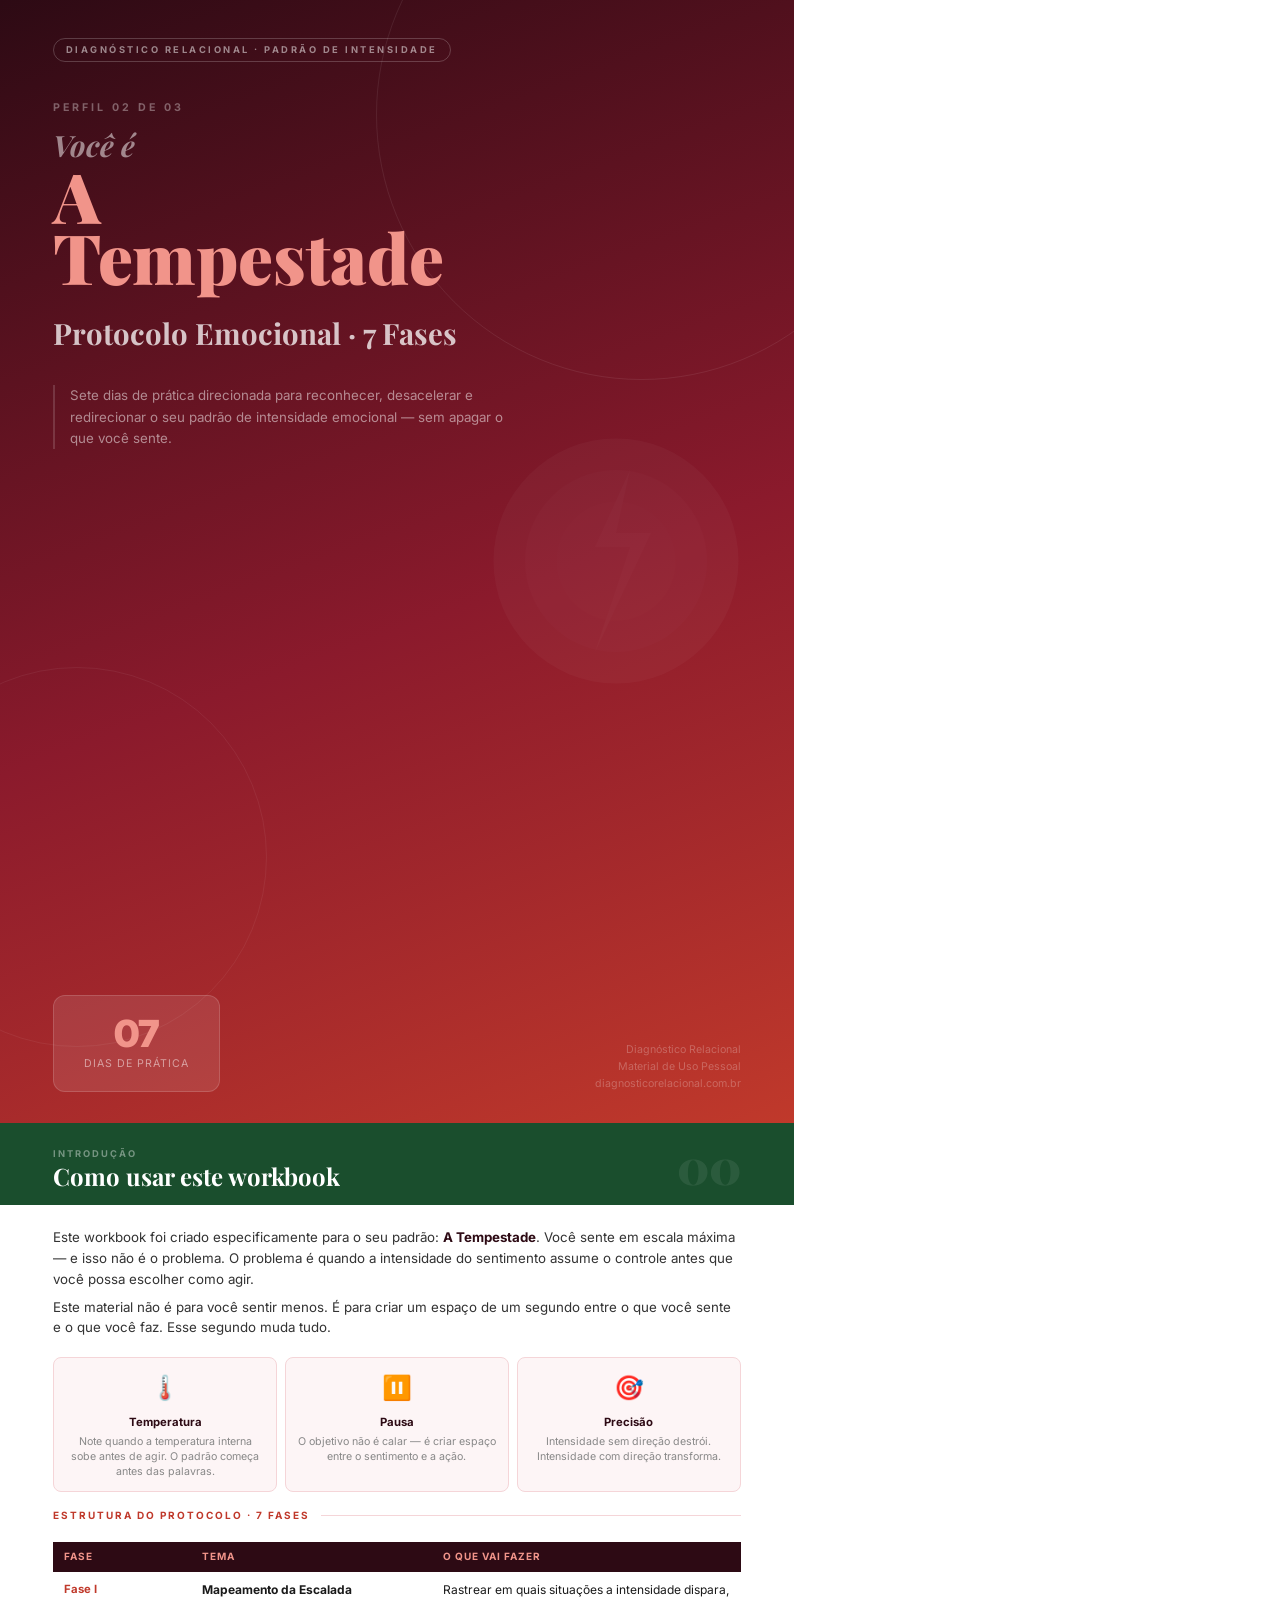
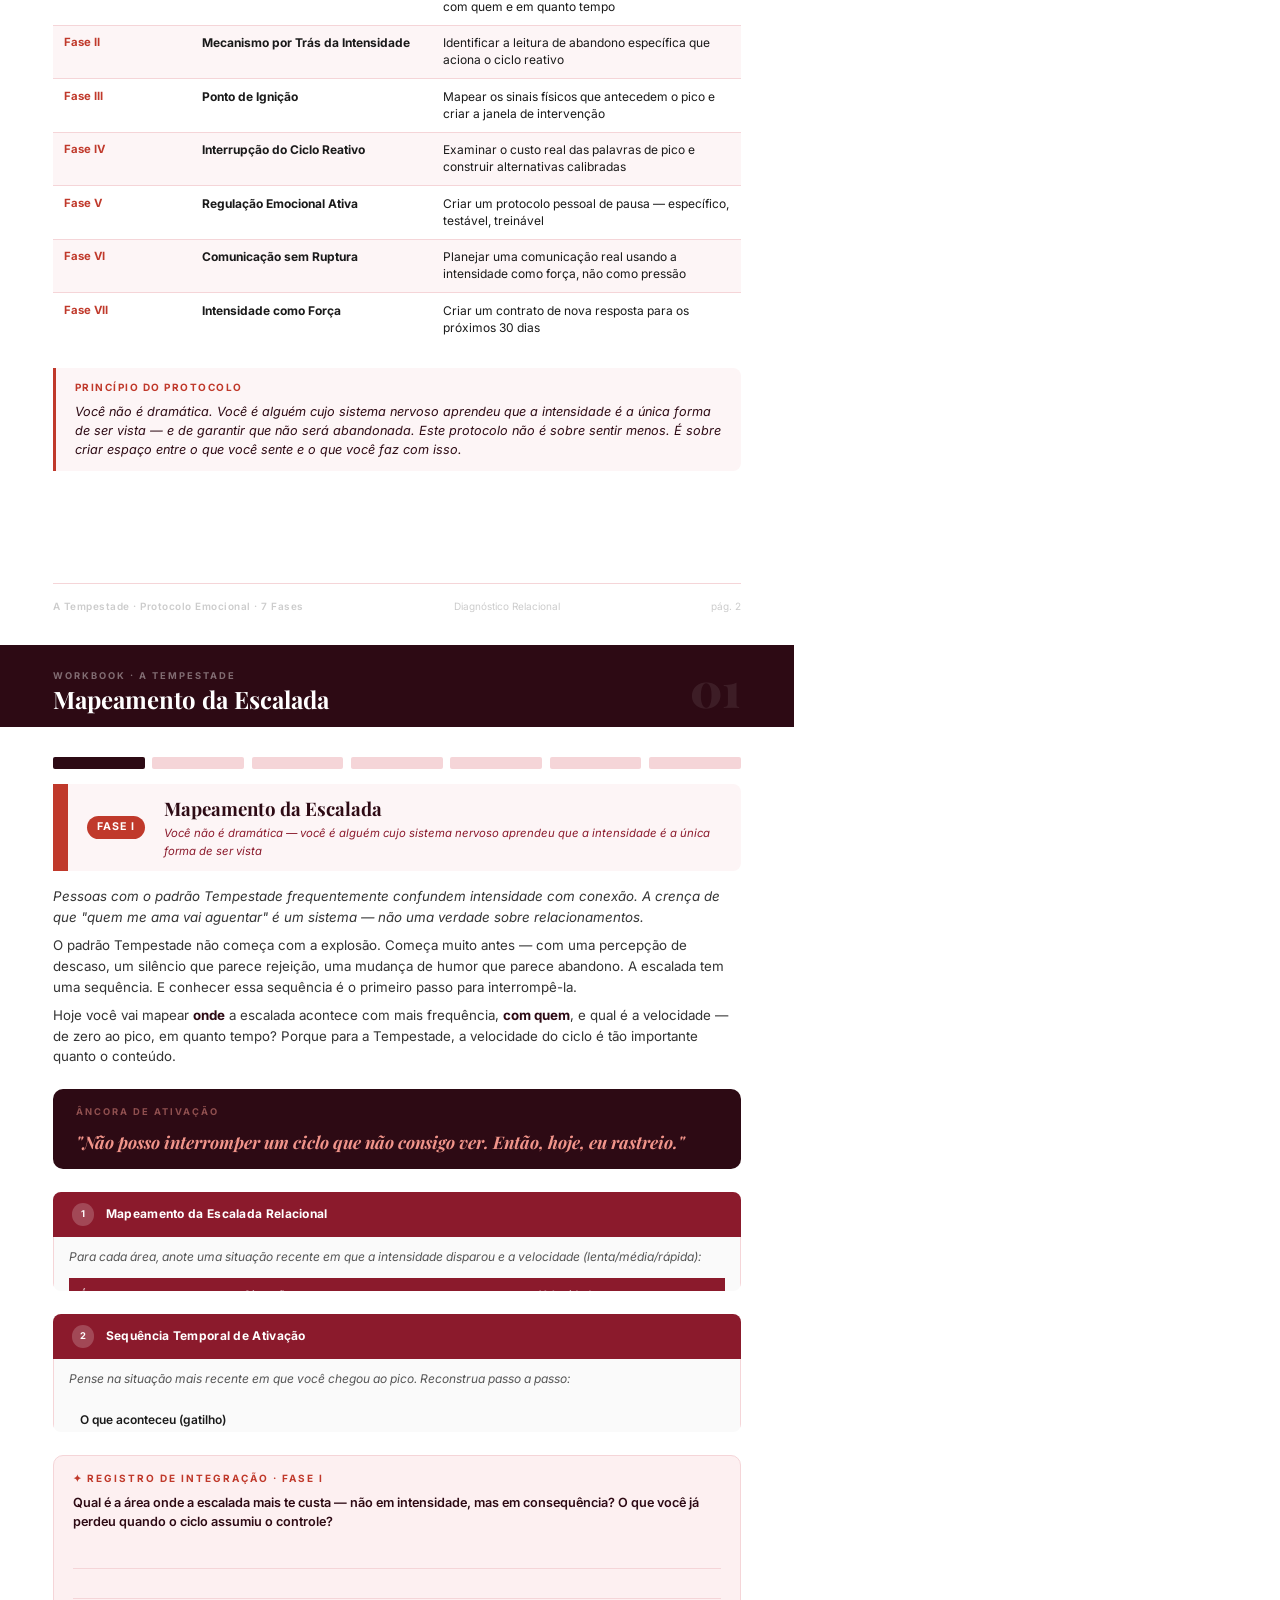
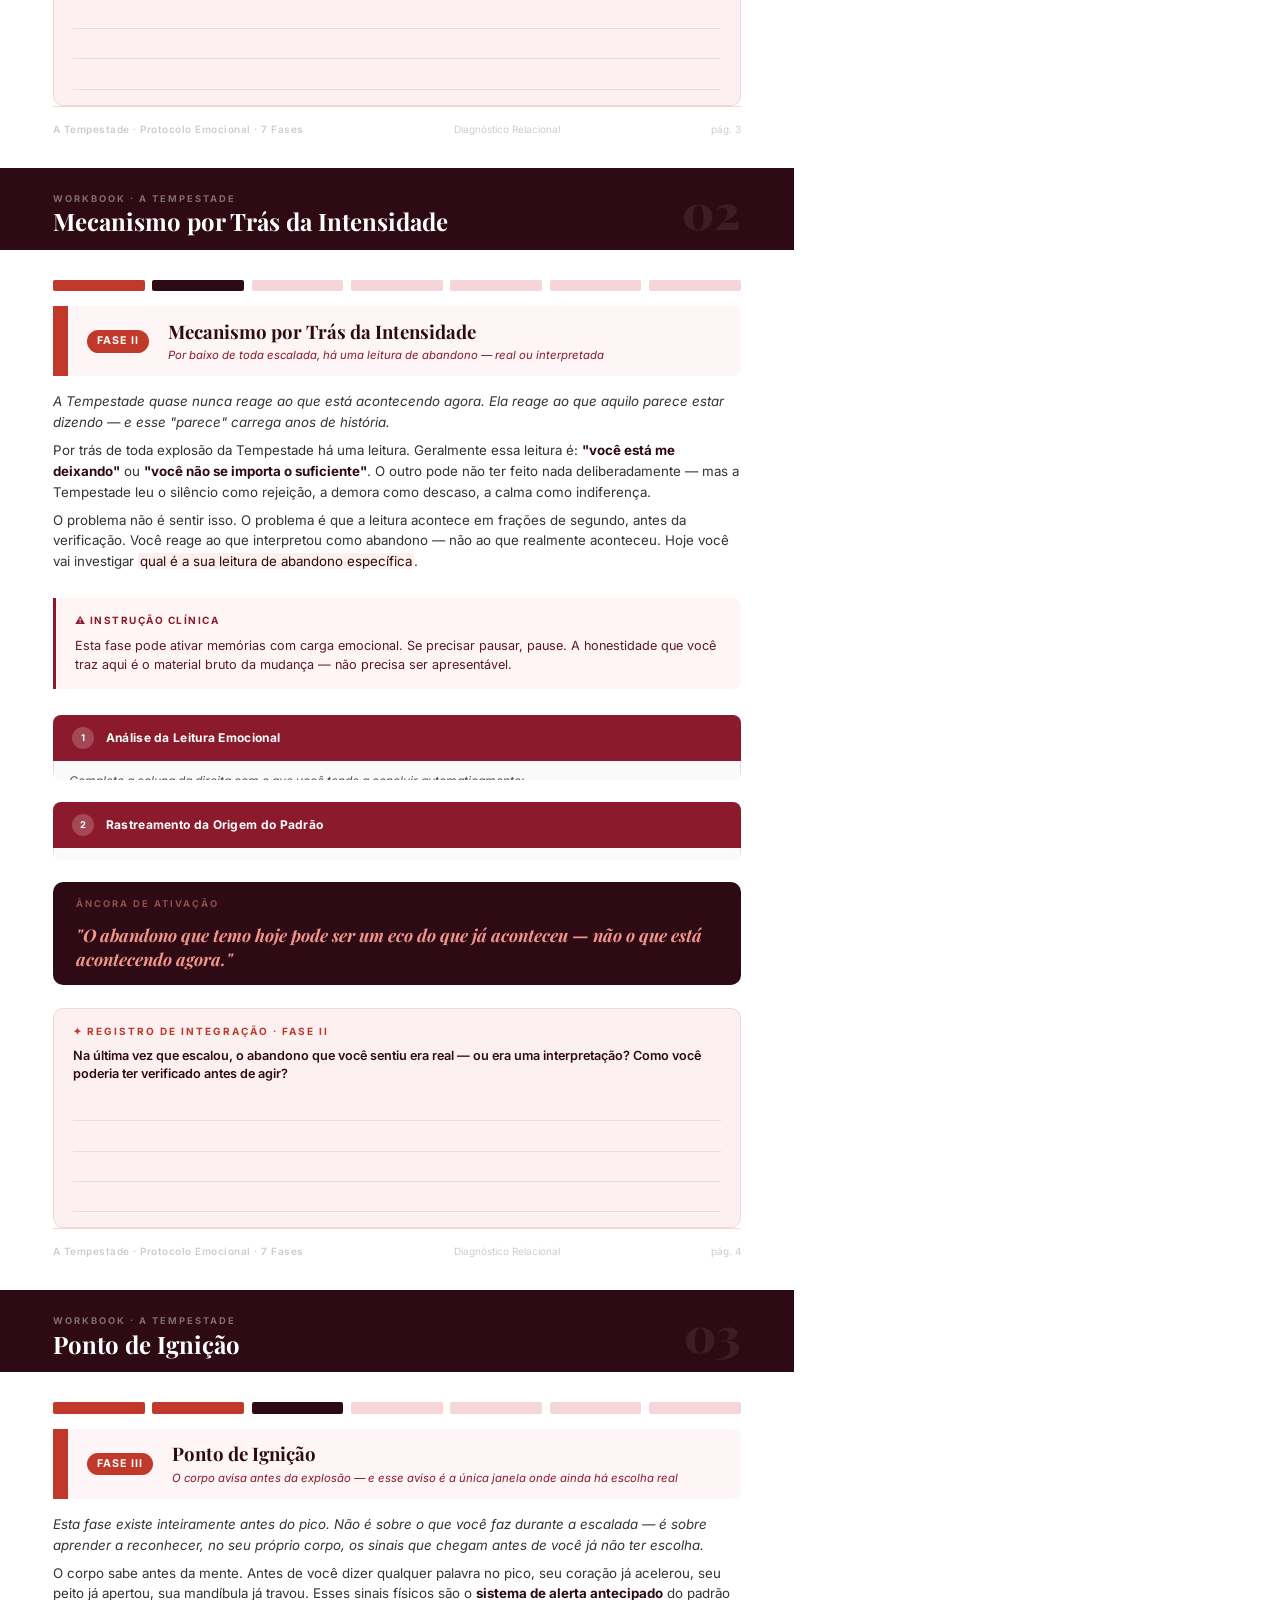
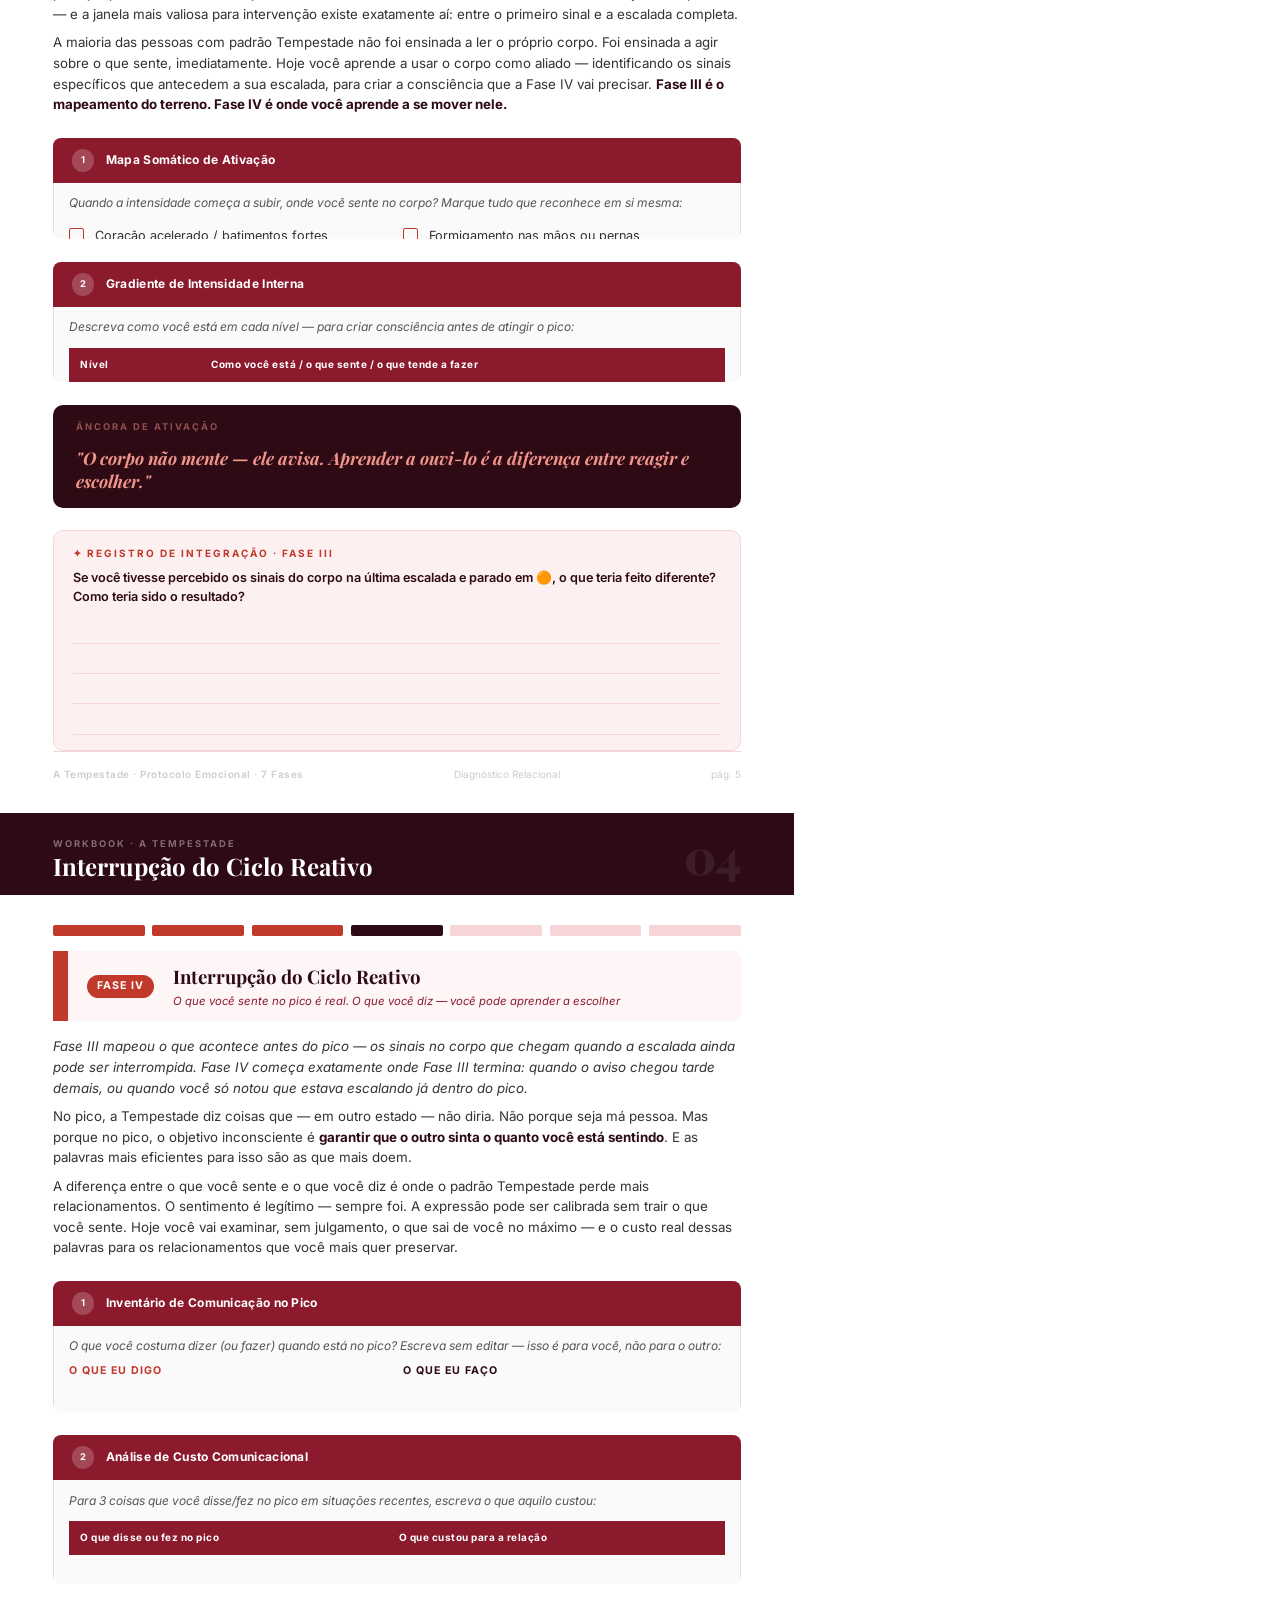
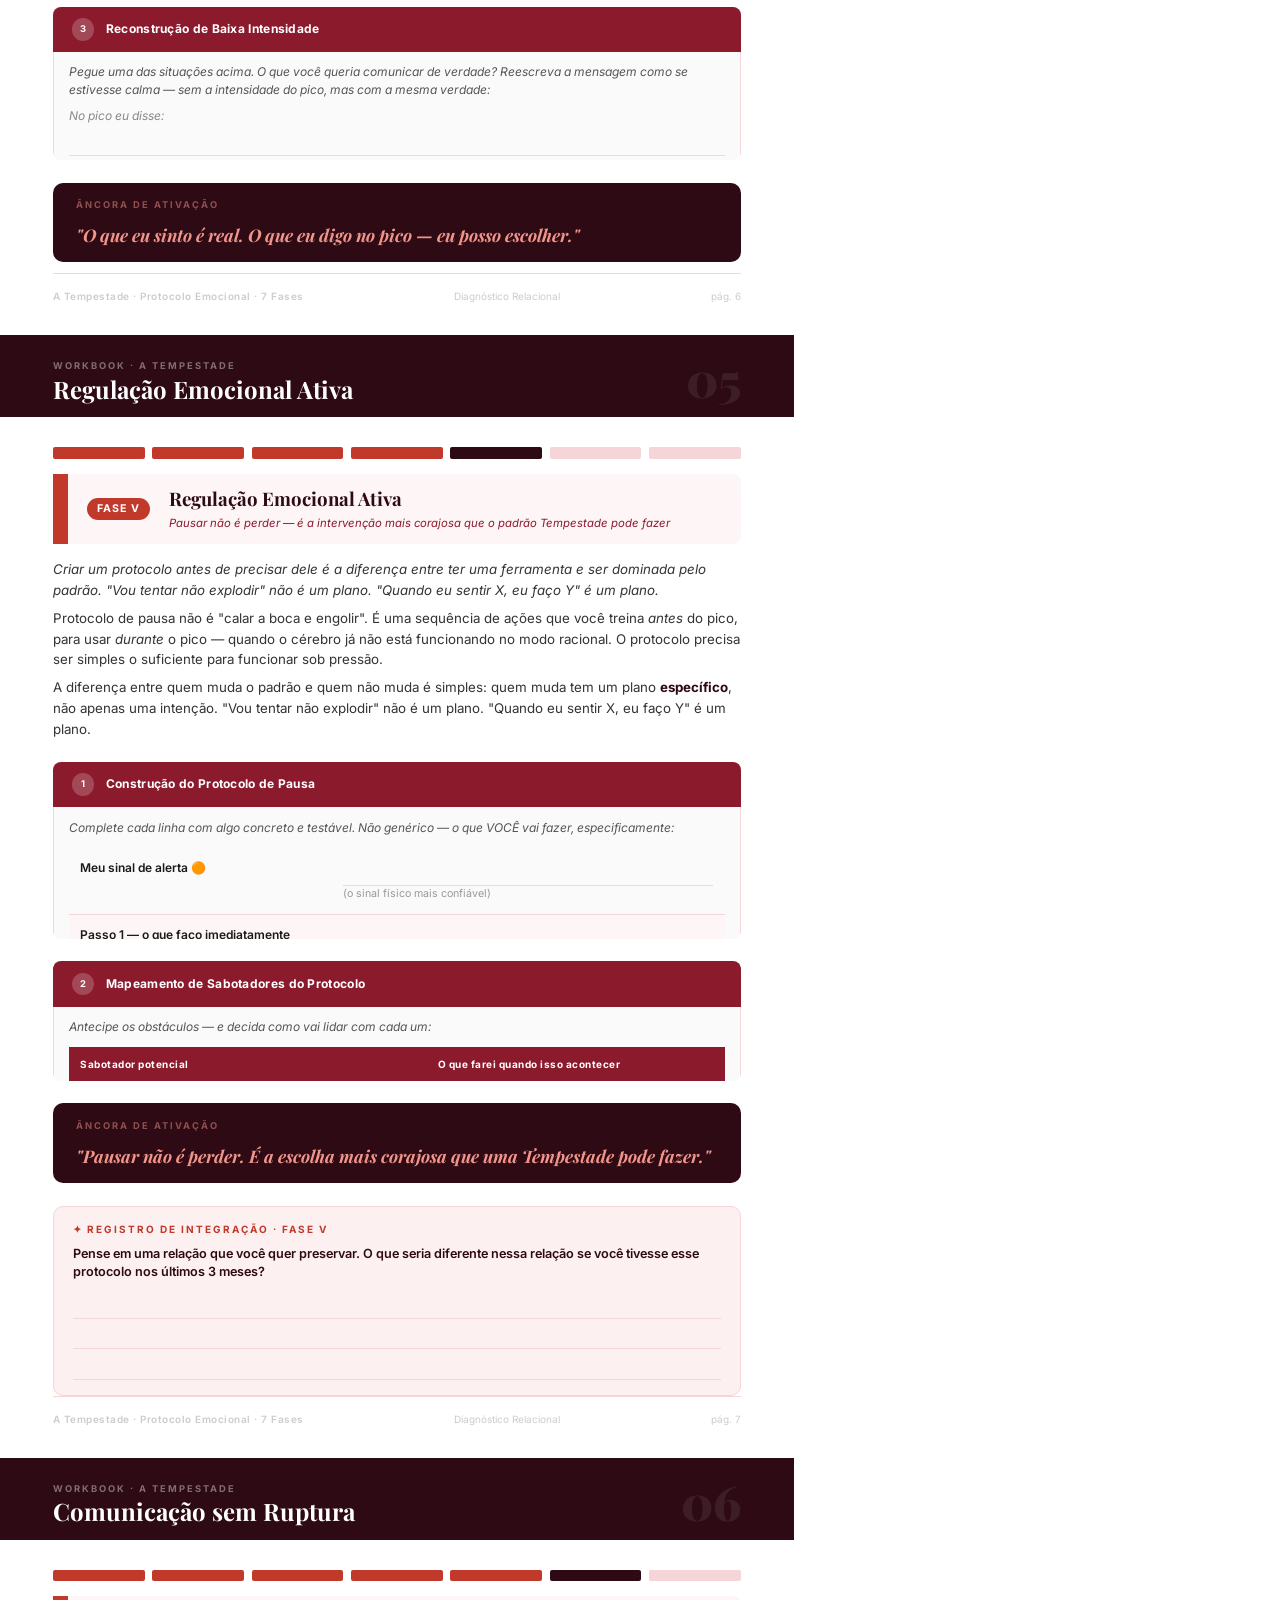
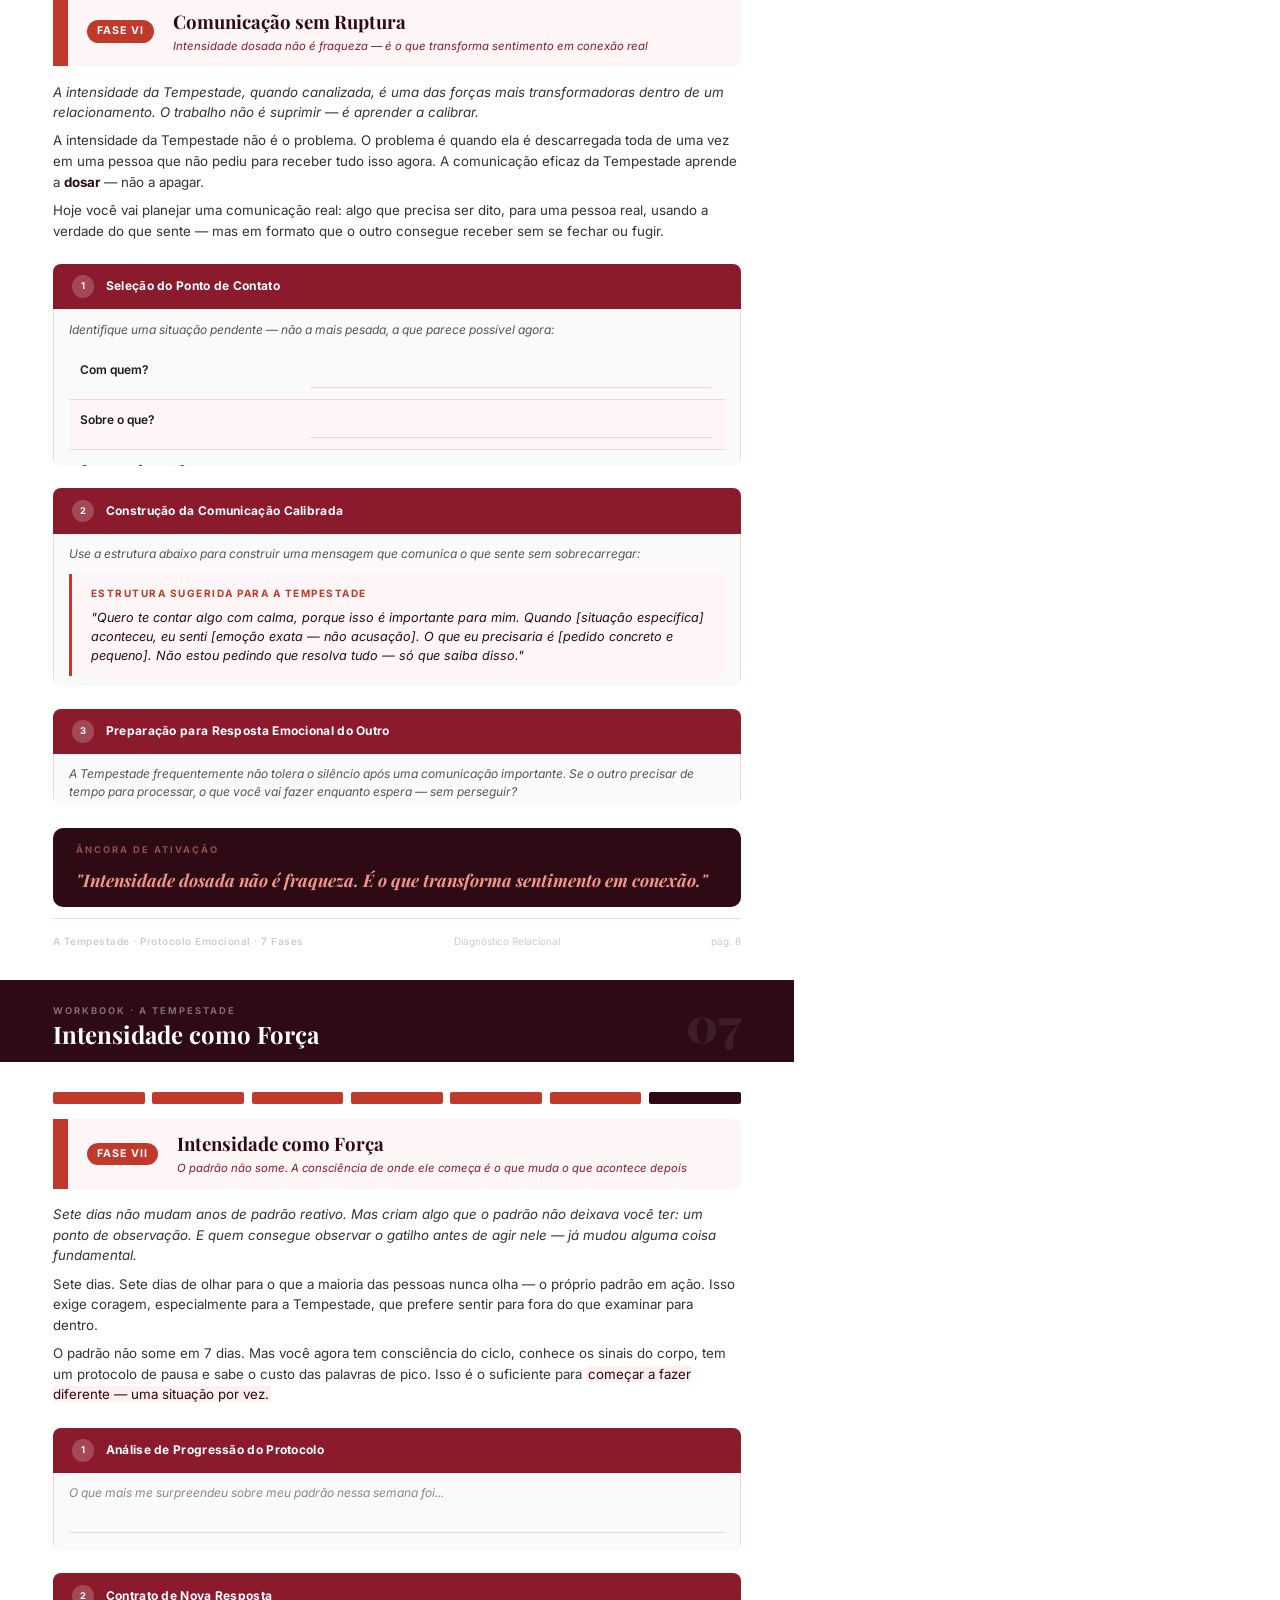
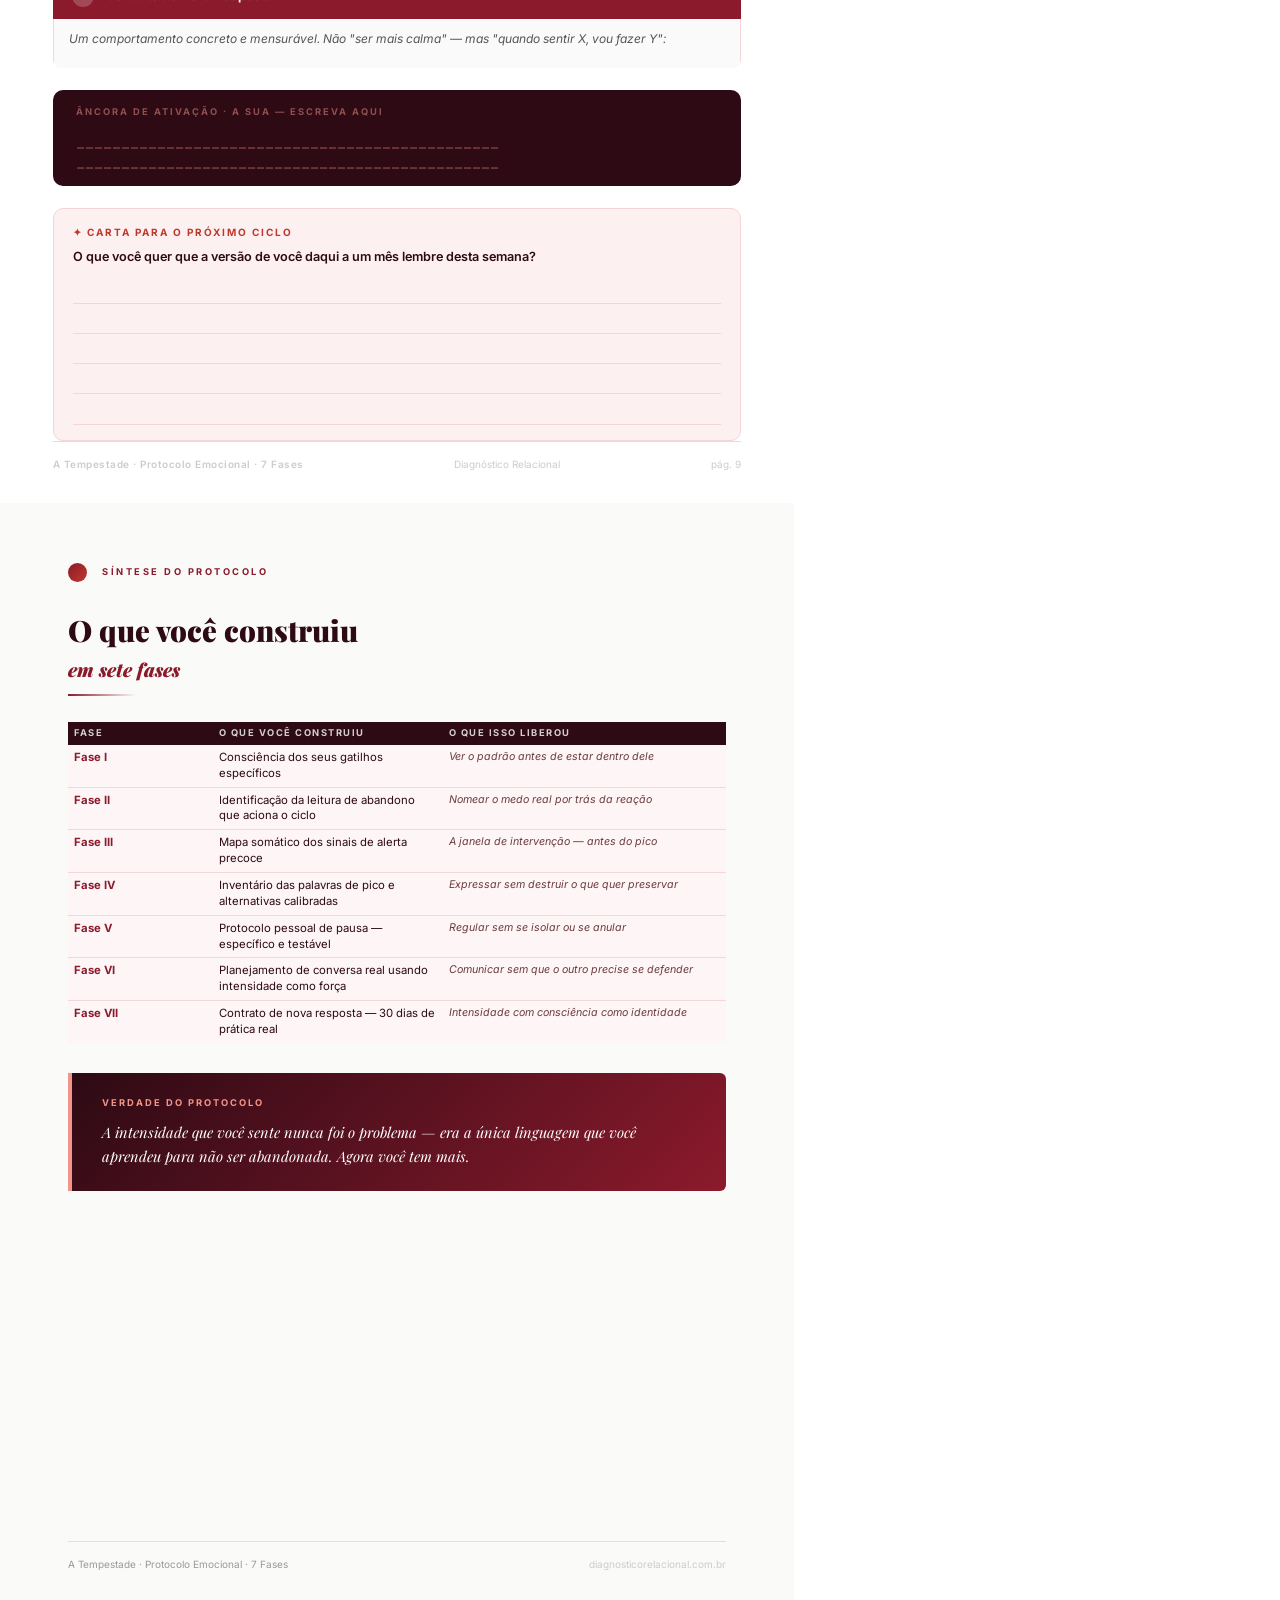
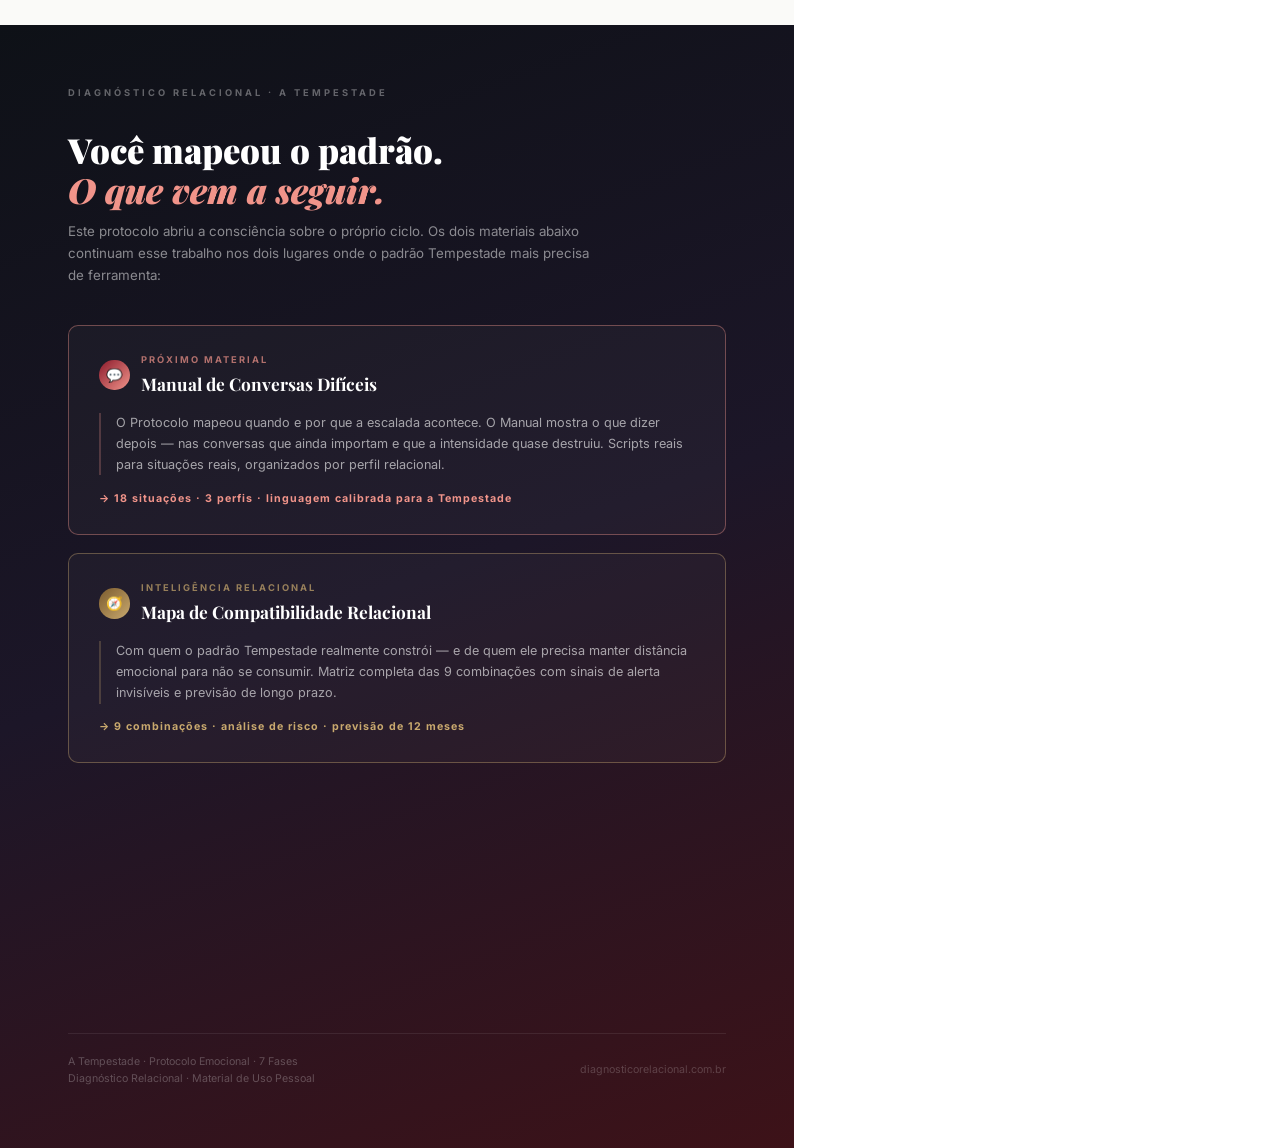
<file: workbook-tempestade.html>
<!DOCTYPE html>
<html lang="pt-BR">
<head>
<meta charset="UTF-8">
<title>Workbook 7 Dias — A Tempestade</title>
<link href="https://fonts.googleapis.com/css2?family=Playfair+Display:ital,wght@0,700;0,900;1,700&family=Inter:wght@300;400;500;600;700&display=swap" rel="stylesheet">
<style>
* { margin: 0; padding: 0; box-sizing: border-box; }
@page { size: A4; margin: 0; }
body { font-family: 'Inter', Arial, sans-serif; font-size: 10pt; color: #1a1a1a; background: #fff; line-height: 1.55; }

@media print {
  * { -webkit-print-color-adjust: exact !important; print-color-adjust: exact !important; }
  .page { page-break-after: always; break-after: page; }
  .page:last-child { page-break-after: avoid; break-after: avoid; }
  .no-break, .exercicio, .reflexao-box, .frase-ancora, .insight-box,
  .alerta-box, .dia-header, .tabela-simples, .tabela-dias, .mini-cards {
    page-break-inside: avoid; break-inside: avoid;
  }
  body { font-size: 9.5pt !important; line-height: 1.5 !important; }
  .page { padding: 12mm 14mm !important; }
  .capa { padding: 16mm 16mm 14mm !important; }
  .page-header { padding: 4mm 0 3mm !important; margin-bottom: 5mm !important; }
  .dia-header { padding: 4mm 5mm !important; margin-bottom: 4mm !important; }
  .leitura { margin-bottom: 4mm !important; }
  .leitura p { margin-bottom: 2mm !important; }
  .exercicio { margin-bottom: 4mm !important; }
  .ex-header { padding: 3mm 4mm !important; }
  .ex-body { padding: 4mm !important; }
  .reflexao-box { padding: 4mm 5mm !important; margin-bottom: 3mm !important; }
  .insight-box { padding: 4mm 5mm !important; margin-bottom: 3mm !important; }
  .alerta-box { padding: 4mm 5mm !important; margin-bottom: 3mm !important; }
  .frase-ancora { padding: 5mm !important; margin: 4mm 0 !important; }
  .progresso-strip { margin: 3mm 0 !important; }
  .page-footer { padding-top: 2mm !important; margin-top: auto !important; }
  .tabela-dias td, .tabela-dias th { padding: 4px 5px !important; font-size: 8pt !important; }
}

:root {
  --red-dark:   #2D0A14;
  --red-mid:    #8B1A2C;
  --red-warm:   #C0392B;
  --red-pale:   #FDF5F6;
  --red-line:   #F5D5D8;
  --red-accent: #F1948A;
  --green-brand:#1A4E2D;
}

/* ─── CAPA ─── */
.capa {
  background: linear-gradient(160deg, var(--red-dark) 0%, var(--red-mid) 55%, var(--red-warm) 100%);
  width: 210mm; height: 297mm;
  display: flex; flex-direction: column; justify-content: space-between;
  padding: 18mm 18mm 16mm; position: relative; overflow: hidden;
}
.capa::before { content:''; position:absolute; top:-40mm; right:-30mm; width:140mm; height:140mm; border-radius:50%; border:1px solid rgba(255,255,255,0.08); }
.capa::after  { content:''; position:absolute; bottom:20mm; left:-30mm; width:100mm; height:100mm; border-radius:50%; border:1px solid rgba(255,255,255,0.06); }
.capa-topo { position:relative; z-index:2; }
.capa-sistema { display:inline-block; font-size:7pt; font-weight:700; letter-spacing:2.5px; text-transform:uppercase; color:rgba(255,255,255,0.5); border:1px solid rgba(255,255,255,0.2); padding:4px 12px; border-radius:20px; margin-bottom:10mm; }
.capa-perfil-num { font-size:8pt; font-weight:700; letter-spacing:3px; text-transform:uppercase; color:rgba(255,255,255,0.35); margin-bottom:4mm; }
.capa-perfil { font-family:'Playfair Display',Georgia,serif; font-size:52pt; font-weight:900; line-height:0.88; color:#F1948A; margin-bottom:6mm; }
.capa-perfil em { display:block; font-size:22pt; color:rgba(255,255,255,0.5); font-weight:700; font-style:italic; margin-bottom:2mm; }
.capa-tipo { font-family:'Playfair Display',Georgia,serif; font-size:22pt; font-weight:700; color:rgba(255,255,255,0.75); margin-bottom:8mm; }
.capa-desc { font-size:10pt; color:rgba(255,255,255,0.5); line-height:1.6; max-width:120mm; border-left:2px solid rgba(255,255,255,0.15); padding-left:4mm; }
.capa-simbolo { position:absolute; right:10mm; top:50%; transform:translateY(-50%); opacity:0.06; z-index:1; }
.capa-rodape { position:relative; z-index:2; display:flex; justify-content:space-between; align-items:flex-end; }
.capa-dias { background:rgba(255,255,255,0.1); border:1px solid rgba(255,255,255,0.15); border-radius:12px; padding:5mm 8mm; text-align:center; }
.capa-dias .num { font-size:28pt; font-weight:900; color:#F1948A; line-height:1; }
.capa-dias .label { font-size:8pt; color:rgba(255,255,255,0.5); letter-spacing:1px; text-transform:uppercase; margin-top:1mm; }
.capa-marca { font-size:8pt; color:rgba(255,255,255,0.25); text-align:right; line-height:1.6; }

/* ─── LAYOUT ─── */
.page { width:210mm; height:297mm; overflow:hidden; padding:10mm 14mm 8mm; display:flex; flex-direction:column; position:relative; }
.page-header { background:var(--red-dark); margin:-10mm -14mm 6mm; padding:5mm 14mm 4mm; display:flex; align-items:flex-end; justify-content:space-between; }
.page-header.green { background:var(--green-brand); }
.ph-left {} .ph-label { font-size:7pt; font-weight:700; letter-spacing:2px; text-transform:uppercase; color:rgba(255,255,255,0.4); margin-bottom:2px; }
.ph-title { font-family:'Playfair Display',Georgia,serif; font-size:18pt; font-weight:700; color:#fff; line-height:1.1; }
.ph-right {} .ph-num { font-family:'Playfair Display',Georgia,serif; font-size:36pt; font-weight:900; color:rgba(255,255,255,0.08); line-height:1; }

.dia-header { display:flex; align-items:center; gap:5mm; background:var(--red-pale); border-left:4mm solid var(--red-warm); padding:3mm 5mm; border-radius:0 8px 8px 0; margin-bottom:4mm; }
.dia-num-badge { background:var(--red-warm); color:#fff; font-size:8pt; font-weight:700; padding:3px 10px; border-radius:20px; letter-spacing:1px; text-transform:uppercase; white-space:nowrap; }
.dia-titulo { font-family:'Playfair Display',Georgia,serif; font-size:14pt; font-weight:700; color:var(--red-dark); }
.dia-sub { font-size:8.5pt; color:var(--red-mid); font-style:italic; margin-top:1px; }

.leitura { font-size:10pt; color:#333; line-height:1.55; margin-bottom:3mm; }
.leitura p + p { margin-top:2mm; }
.leitura strong { color:var(--red-dark); }

.insight-box { background:var(--red-pale); border-left:3px solid var(--red-warm); padding:3mm 5mm; border-radius:0 8px 8px 0; margin:3mm 0; font-size:9.5pt; color:var(--red-dark); line-height:1.5; font-style:italic; }
.insight-box strong { display:block; font-size:7.5pt; font-style:normal; font-weight:700; letter-spacing:1.5px; text-transform:uppercase; color:var(--red-warm); margin-bottom:2mm; }

.frase-ancora { background:var(--red-dark); color:#F1948A; padding:4mm 6mm; border-radius:10px; margin:3mm 0; }
.frase-ancora .fa-label { font-size:7pt; font-weight:700; letter-spacing:2px; text-transform:uppercase; color:rgba(241,148,138,0.5); margin-bottom:3mm; }
.frase-ancora .fa-texto { font-family:'Playfair Display',Georgia,serif; font-size:13pt; font-weight:700; font-style:italic; line-height:1.35; }

.exercicio { margin:3mm 0; border-radius:8px; overflow:hidden; }
.ex-header { background:var(--red-mid); color:#fff; padding:3mm 5mm; display:flex; align-items:center; gap:3mm; }
.ex-num { width:6mm; height:6mm; border-radius:50%; background:rgba(255,255,255,0.2); display:flex; align-items:center; justify-content:center; font-size:7pt; font-weight:700; flex-shrink:0; }
.ex-titulo { font-size:9pt; font-weight:700; letter-spacing:0.3px; }
.ex-body { background:#FAFAFA; border:1px solid var(--red-line); border-top:none; padding:3mm 4mm; }
.ex-instrucao { font-size:9pt; color:#555; margin-bottom:2mm; line-height:1.5; font-style:italic; }

.linhas-escrita { display:flex; flex-direction:column; gap:0; }
.linha-escrita { height:7mm; border-bottom:1px solid var(--red-line); width:100%; }
.linha-escrita.larga { height:8mm; }

.duas-colunas { display:grid; grid-template-columns:1fr 1fr; gap:3mm; margin:2mm 0; }
.tres-colunas { display:grid; grid-template-columns:1fr 1fr 1fr; gap:2mm; margin:2mm 0; }

.tabela-dias { width:100%; border-collapse:collapse; margin:3mm 0; font-size:9pt; }
.tabela-dias th { background:var(--red-dark); color:#F1948A; padding:2mm 3mm; text-align:left; font-size:7.5pt; font-weight:700; letter-spacing:1px; text-transform:uppercase; }
.tabela-dias td { padding:2.5mm 3mm; border-bottom:1px solid var(--red-line); vertical-align:top; line-height:1.4; }
.tabela-dias tr:last-child td { border-bottom:none; }
.tabela-dias tr:nth-child(even) td { background:var(--red-pale); }
.tabela-dias .td-dia { font-weight:700; color:var(--red-warm); white-space:nowrap; font-size:8.5pt; }

.mini-cards { display:grid; grid-template-columns:1fr 1fr 1fr; gap:2mm; margin:2mm 0; }
.mini-card { background:var(--red-pale); border:1px solid var(--red-line); border-radius:8px; padding:3mm; text-align:center; }
.mini-card .mc-icon { font-size:18pt; margin-bottom:2mm; }
.mini-card .mc-titulo { font-size:8.5pt; font-weight:700; color:var(--red-dark); margin-bottom:1mm; }
.mini-card .mc-desc { font-size:8pt; color:#888; line-height:1.4; }

.checklist { display:flex; flex-direction:column; gap:1.5mm; margin:2mm 0; }
.check-item { display:flex; align-items:flex-start; gap:3mm; }
.check-box { width:4mm; height:4mm; border:1.5px solid var(--red-warm); border-radius:2px; flex-shrink:0; margin-top:1px; }
.check-text { font-size:9.5pt; color:#333; line-height:1.4; }

.escala-wrap { margin:2mm 0 3mm; }
.escala-label { font-size:8.5pt; font-weight:600; color:var(--red-dark); margin-bottom:2mm; }
.escala { display:flex; align-items:center; gap:2mm; }
.escala-num { font-size:8pt; color:#999; min-width:4mm; text-align:center; }
.escala-boxes { display:flex; gap:1.5mm; flex:1; }
.escala-box { flex:1; height:8mm; border:1.5px solid var(--red-line); border-radius:3px; background:#fff; }

.reflexao-box { background:#FDF0F1; border:1px solid var(--red-line); border-radius:10px; padding:4mm 5mm; margin-top:3mm; }
.reflexao-box .rf-label { font-size:7.5pt; font-weight:700; letter-spacing:2px; text-transform:uppercase; color:var(--red-warm); margin-bottom:2mm; }
.reflexao-box .rf-pergunta { font-size:9.5pt; color:var(--red-dark); font-weight:600; margin-bottom:2mm; line-height:1.45; }

.progresso-strip { display:flex; gap:2mm; margin:2mm 0 4mm; }
.prog-dia { flex:1; height:3mm; border-radius:2px; background:var(--red-line); }
.prog-dia.ativo { background:var(--red-warm); }
.prog-dia.atual { background:var(--red-dark); }

.secao-titulo { font-size:7.5pt; font-weight:700; letter-spacing:2px; text-transform:uppercase; color:var(--red-warm); margin-bottom:2mm; margin-top:2mm; display:flex; align-items:center; gap:3mm; }
.secao-titulo::after { content:''; flex:1; height:1px; background:var(--red-line); }

.page-footer { margin-top:auto; padding-top:4mm; border-top:1px solid var(--red-line); display:flex; justify-content:space-between; align-items:center; font-size:7.5pt; color:#CCC; }
.pf-marca { font-weight:600; letter-spacing:0.5px; }

mark { background:#FFF0F0; color:var(--red-dark); padding:0 2px; border-radius:2px; }

.alerta-box { background:#FFF5F5; border-left:3px solid var(--red-mid); padding:4mm 5mm; border-radius:0 8px 8px 0; margin:4mm 0; font-size:9.5pt; color:#5a1a24; line-height:1.5; }
.alerta-box strong { display:block; font-size:7.5pt; font-weight:700; letter-spacing:1.5px; text-transform:uppercase; color:var(--red-mid); margin-bottom:2mm; }

.tabela-simples { width:100%; border-collapse:collapse; margin:3mm 0; font-size:9pt; }
.tabela-simples th { text-align:left; padding:2.5mm 3mm; background:var(--red-mid); color:#fff; font-size:7.5pt; letter-spacing:0.5px; }
.tabela-simples td { padding:3mm 3mm; border-bottom:1px solid var(--red-line); vertical-align:top; }
.tabela-simples tr:last-child td { border-bottom:none; }
.tabela-simples tr:nth-child(even) td { background:var(--red-pale); }
</style>
</head>
<body>

<!-- CAPA -->
<div class="capa page">
  <svg class="capa-simbolo" width="280" height="280" viewBox="0 0 80 80" fill="none">
    <circle cx="40" cy="40" r="35" fill="white" opacity="0.5"/>
    <circle cx="40" cy="40" r="26" fill="white" opacity="0.4"/>
    <circle cx="40" cy="40" r="17" fill="white" opacity="0.3"/>
    <path d="M44 14 L34 36 L44 36 L34 66 L50 32 L40 32 Z" fill="white"/>
  </svg>
  <div class="capa-topo">
    <div class="capa-sistema">Diagnóstico Relacional · Padrão de Intensidade</div>
    <div class="capa-perfil-num">Perfil 02 de 03</div>
    <div class="capa-perfil"><em>Você é</em>A<br>Tempestade</div>
    <div class="capa-tipo">Protocolo Emocional · 7 Fases</div>
    <div class="capa-desc">Sete dias de prática direcionada para reconhecer, desacelerar e redirecionar o seu padrão de intensidade emocional — sem apagar o que você sente.</div>
  </div>
  <div class="capa-rodape">
    <div class="capa-dias"><div class="num">07</div><div class="label">Dias de Prática</div></div>
    <div class="capa-marca">Diagnóstico Relacional<br>Material de Uso Pessoal<br>diagnosticorelacional.com.br</div>
  </div>
</div>

<!-- COMO USAR -->
<div class="page">
  <div class="page-header green">
    <div class="ph-left"><div class="ph-label">Introdução</div><div class="ph-title">Como usar este workbook</div></div>
    <div class="ph-right"><div class="ph-num">00</div></div>
  </div>
  <div class="leitura">
    <p>Este workbook foi criado especificamente para o seu padrão: <strong>A Tempestade</strong>. Você sente em escala máxima — e isso não é o problema. O problema é quando a intensidade do sentimento assume o controle antes que você possa escolher como agir.</p>
    <p>Este material não é para você sentir menos. É para criar um espaço de um segundo entre o que você sente e o que você faz. Esse segundo muda tudo.</p>
  </div>
  <div class="mini-cards">
    <div class="mini-card"><div class="mc-icon">🌡️</div><div class="mc-titulo">Temperatura</div><div class="mc-desc">Note quando a temperatura interna sobe antes de agir. O padrão começa antes das palavras.</div></div>
    <div class="mini-card"><div class="mc-icon">⏸️</div><div class="mc-titulo">Pausa</div><div class="mc-desc">O objetivo não é calar — é criar espaço entre o sentimento e a ação.</div></div>
    <div class="mini-card"><div class="mc-icon">🎯</div><div class="mc-titulo">Precisão</div><div class="mc-desc">Intensidade sem direção destrói. Intensidade com direção transforma.</div></div>
  </div>
  <div class="secao-titulo">Estrutura do Protocolo · 7 Fases</div>
  <table class="tabela-dias">
    <thead><tr><th style="width:20%;">Fase</th><th style="width:35%;">Tema</th><th>O que vai fazer</th></tr></thead>
    <tbody>
      <tr><td class="td-dia">Fase I</td><td><strong>Mapeamento da Escalada</strong></td><td>Rastrear em quais situações a intensidade dispara, com quem e em quanto tempo</td></tr>
      <tr><td class="td-dia">Fase II</td><td><strong>Mecanismo por Trás da Intensidade</strong></td><td>Identificar a leitura de abandono específica que aciona o ciclo reativo</td></tr>
      <tr><td class="td-dia">Fase III</td><td><strong>Ponto de Ignição</strong></td><td>Mapear os sinais físicos que antecedem o pico e criar a janela de intervenção</td></tr>
      <tr><td class="td-dia">Fase IV</td><td><strong>Interrupção do Ciclo Reativo</strong></td><td>Examinar o custo real das palavras de pico e construir alternativas calibradas</td></tr>
      <tr><td class="td-dia">Fase V</td><td><strong>Regulação Emocional Ativa</strong></td><td>Criar um protocolo pessoal de pausa — específico, testável, treinável</td></tr>
      <tr><td class="td-dia">Fase VI</td><td><strong>Comunicação sem Ruptura</strong></td><td>Planejar uma comunicação real usando a intensidade como força, não como pressão</td></tr>
      <tr><td class="td-dia">Fase VII</td><td><strong>Intensidade como Força</strong></td><td>Criar um contrato de nova resposta para os próximos 30 dias</td></tr>
    </tbody>
  </table>
  <div class="insight-box"><strong>Princípio do Protocolo</strong>Você não é dramática. Você é alguém cujo sistema nervoso aprendeu que a intensidade é a única forma de ser vista — e de garantir que não será abandonada. Este protocolo não é sobre sentir menos. É sobre criar espaço entre o que você sente e o que você faz com isso.</div>
  <div class="page-footer"><span class="pf-marca">A Tempestade · Protocolo Emocional · 7 Fases</span><span>Diagnóstico Relacional</span><span>pág. 2</span></div>
</div>

<!-- DIA 1 -->
<div class="page">
  <div class="page-header">
    <div class="ph-left"><div class="ph-label">Workbook · A Tempestade</div><div class="ph-title">Mapeamento da Escalada</div></div>
    <div class="ph-right"><div class="ph-num">01</div></div>
  </div>
  <div class="progresso-strip"><div class="prog-dia atual"></div><div class="prog-dia"></div><div class="prog-dia"></div><div class="prog-dia"></div><div class="prog-dia"></div><div class="prog-dia"></div><div class="prog-dia"></div></div>
  <div class="dia-header"><div><div class="dia-num-badge">FASE I</div></div><div><div class="dia-titulo">Mapeamento da Escalada</div><div class="dia-sub">Você não é dramática — você é alguém cujo sistema nervoso aprendeu que a intensidade é a única forma de ser vista</div></div></div>
  <div class="leitura">
    <p><em>Pessoas com o padrão Tempestade frequentemente confundem intensidade com conexão. A crença de que "quem me ama vai aguentar" é um sistema — não uma verdade sobre relacionamentos.</em></p>
    <p>O padrão Tempestade não começa com a explosão. Começa muito antes — com uma percepção de descaso, um silêncio que parece rejeição, uma mudança de humor que parece abandono. A escalada tem uma sequência. E conhecer essa sequência é o primeiro passo para interrompê-la.</p>
    <p>Hoje você vai mapear <strong>onde</strong> a escalada acontece com mais frequência, <strong>com quem</strong>, e qual é a velocidade — de zero ao pico, em quanto tempo? Porque para a Tempestade, a velocidade do ciclo é tão importante quanto o conteúdo.</p>
  </div>
  <div class="frase-ancora"><div class="fa-label">Âncora de Ativação</div><div class="fa-texto">"Não posso interromper um ciclo que não consigo ver. Então, hoje, eu rastreio."</div></div>
  <div class="exercicio no-break">
    <div class="ex-header"><div class="ex-num">1</div><div class="ex-titulo">Mapeamento da Escalada Relacional</div></div>
    <div class="ex-body">
      <div class="ex-instrucao">Para cada área, anote uma situação recente em que a intensidade disparou e a velocidade (lenta/média/rápida):</div>
      <table class="tabela-simples">
        <thead><tr><th style="width:25%;">Área</th><th style="width:45%;">Situação recente</th><th>Velocidade</th></tr></thead>
        <tbody>
          <tr><td><strong>Relação íntima</strong></td><td><div class="linha-escrita"></div></td><td><div class="linha-escrita"></div></td></tr>
          <tr><td><strong>Amizades</strong></td><td><div class="linha-escrita"></div></td><td><div class="linha-escrita"></div></td></tr>
          <tr><td><strong>Família</strong></td><td><div class="linha-escrita"></div></td><td><div class="linha-escrita"></div></td></tr>
          <tr><td><strong>Trabalho</strong></td><td><div class="linha-escrita"></div></td><td><div class="linha-escrita"></div></td></tr>
        </tbody>
      </table>
    </div>
  </div>
  <div class="exercicio no-break">
    <div class="ex-header"><div class="ex-num">2</div><div class="ex-titulo">Sequência Temporal de Ativação</div></div>
    <div class="ex-body">
      <div class="ex-instrucao">Pense na situação mais recente em que você chegou ao pico. Reconstrua passo a passo:</div>
      <table class="tabela-simples">
        <tbody>
          <tr><td style="width:35%; font-weight:600;">O que aconteceu (gatilho)</td><td><div class="linha-escrita"></div></td></tr>
          <tr><td style="font-weight:600;">O que você interpretou</td><td><div class="linha-escrita"></div></td></tr>
          <tr><td style="font-weight:600;">O que sentiu no corpo</td><td><div class="linha-escrita"></div></td></tr>
          <tr><td style="font-weight:600;">O que fez ou disse</td><td><div class="linha-escrita"></div></td></tr>
          <tr><td style="font-weight:600;">O que aconteceu depois</td><td><div class="linha-escrita"></div></td></tr>
          <tr><td style="font-weight:600;">Tempo do gatilho ao pico</td><td><div class="linha-escrita"></div></td></tr>
        </tbody>
      </table>
    </div>
  </div>
  <div class="reflexao-box no-break">
    <div class="rf-label">✦ Registro de Integração · Fase I</div>
    <div class="rf-pergunta">Qual é a área onde a escalada mais te custa — não em intensidade, mas em consequência? O que você já perdeu quando o ciclo assumiu o controle?</div>
    <div class="linhas-escrita"><div class="linha-escrita larga"></div><div class="linha-escrita larga"></div><div class="linha-escrita larga"></div><div class="linha-escrita larga"></div><div class="linha-escrita larga"></div></div>
  </div>
  <div class="page-footer"><span class="pf-marca">A Tempestade · Protocolo Emocional · 7 Fases</span><span>Diagnóstico Relacional</span><span>pág. 3</span></div>
</div>

<!-- DIA 2 -->
<div class="page">
  <div class="page-header">
    <div class="ph-left"><div class="ph-label">Workbook · A Tempestade</div><div class="ph-title">Mecanismo por Trás da Intensidade</div></div>
    <div class="ph-right"><div class="ph-num">02</div></div>
  </div>
  <div class="progresso-strip"><div class="prog-dia ativo"></div><div class="prog-dia atual"></div><div class="prog-dia"></div><div class="prog-dia"></div><div class="prog-dia"></div><div class="prog-dia"></div><div class="prog-dia"></div></div>
  <div class="dia-header"><div><div class="dia-num-badge">FASE II</div></div><div><div class="dia-titulo">Mecanismo por Trás da Intensidade</div><div class="dia-sub">Por baixo de toda escalada, há uma leitura de abandono — real ou interpretada</div></div></div>
  <div class="leitura">
    <p><em>A Tempestade quase nunca reage ao que está acontecendo agora. Ela reage ao que aquilo parece estar dizendo — e esse "parece" carrega anos de história.</em></p>
    <p>Por trás de toda explosão da Tempestade há uma leitura. Geralmente essa leitura é: <strong>"você está me deixando"</strong> ou <strong>"você não se importa o suficiente"</strong>. O outro pode não ter feito nada deliberadamente — mas a Tempestade leu o silêncio como rejeição, a demora como descaso, a calma como indiferença.</p>
    <p>O problema não é sentir isso. O problema é que a leitura acontece em frações de segundo, antes da verificação. Você reage ao que interpretou como abandono — não ao que realmente aconteceu. Hoje você vai investigar <mark>qual é a sua leitura de abandono específica</mark>.</p>
  </div>
  <div class="alerta-box"><strong>⚠️ Instrução Clínica</strong>Esta fase pode ativar memórias com carga emocional. Se precisar pausar, pause. A honestidade que você traz aqui é o material bruto da mudança — não precisa ser apresentável.</div>
  <div class="exercicio no-break">
    <div class="ex-header"><div class="ex-num">1</div><div class="ex-titulo">Análise da Leitura Emocional</div></div>
    <div class="ex-body">
      <div class="ex-instrucao">Complete a coluna da direita com o que você tende a concluir automaticamente:</div>
      <table class="tabela-simples">
        <thead><tr><th>O que o outro faz</th><th>O que você conclui imediatamente</th></tr></thead>
        <tbody>
          <tr><td>Demora para responder a mensagem</td><td><div class="linha-escrita"></div></td></tr>
          <tr><td>Está quieto ou distraído</td><td><div class="linha-escrita"></div></td></tr>
          <tr><td>Cancela um plano</td><td><div class="linha-escrita"></div></td></tr>
          <tr><td>Não demonstra afeto como esperado</td><td><div class="linha-escrita"></div></td></tr>
          <tr><td>Pede espaço ou tempo</td><td><div class="linha-escrita"></div></td></tr>
        </tbody>
      </table>
    </div>
  </div>
  <div class="exercicio no-break">
    <div class="ex-header"><div class="ex-num">2</div><div class="ex-titulo">Rastreamento da Origem do Padrão</div></div>
    <div class="ex-body">
      <div class="ex-instrucao">A leitura automática de abandono não surgiu do nada. Ela foi aprendida. Complete as frases:</div>
      <div class="linhas-escrita">
        <div style="font-size:9pt; color:#888; margin-bottom:1mm; margin-top:2mm; font-style:italic;">A primeira vez que senti que seria abandonada/descartada foi quando...</div>
        <div class="linha-escrita"></div><div class="linha-escrita"></div>
        <div style="font-size:9pt; color:#888; margin-bottom:1mm; margin-top:3mm; font-style:italic;">A pessoa que me ensinou que intensidade era necessária para ser vista foi...</div>
        <div class="linha-escrita"></div><div class="linha-escrita"></div>
        <div style="font-size:9pt; color:#888; margin-bottom:1mm; margin-top:3mm; font-style:italic;">Quando eu era criança/adolescente, para ser ouvida eu precisava...</div>
        <div class="linha-escrita"></div><div class="linha-escrita"></div>
      </div>
    </div>
  </div>
  <div class="frase-ancora"><div class="fa-label">Âncora de Ativação</div><div class="fa-texto">"O abandono que temo hoje pode ser um eco do que já aconteceu — não o que está acontecendo agora."</div></div>
  <div class="reflexao-box no-break">
    <div class="rf-label">✦ Registro de Integração · Fase II</div>
    <div class="rf-pergunta">Na última vez que escalou, o abandono que você sentiu era real — ou era uma interpretação? Como você poderia ter verificado antes de agir?</div>
    <div class="linhas-escrita"><div class="linha-escrita larga"></div><div class="linha-escrita larga"></div><div class="linha-escrita larga"></div><div class="linha-escrita larga"></div></div>
  </div>
  <div class="page-footer"><span class="pf-marca">A Tempestade · Protocolo Emocional · 7 Fases</span><span>Diagnóstico Relacional</span><span>pág. 4</span></div>
</div>

<!-- DIA 3 -->
<div class="page">
  <div class="page-header">
    <div class="ph-left"><div class="ph-label">Workbook · A Tempestade</div><div class="ph-title">Ponto de Ignição</div></div>
    <div class="ph-right"><div class="ph-num">03</div></div>
  </div>
  <div class="progresso-strip"><div class="prog-dia ativo"></div><div class="prog-dia ativo"></div><div class="prog-dia atual"></div><div class="prog-dia"></div><div class="prog-dia"></div><div class="prog-dia"></div><div class="prog-dia"></div></div>
  <div class="dia-header"><div><div class="dia-num-badge">FASE III</div></div><div><div class="dia-titulo">Ponto de Ignição</div><div class="dia-sub">O corpo avisa antes da explosão — e esse aviso é a única janela onde ainda há escolha real</div></div></div>
  <div class="leitura">
    <p><em>Esta fase existe inteiramente antes do pico. Não é sobre o que você faz durante a escalada — é sobre aprender a reconhecer, no seu próprio corpo, os sinais que chegam antes de você já não ter escolha.</em></p>
    <p>O corpo sabe antes da mente. Antes de você dizer qualquer palavra no pico, seu coração já acelerou, seu peito já apertou, sua mandíbula já travou. Esses sinais físicos são o <strong>sistema de alerta antecipado</strong> do padrão — e a janela mais valiosa para intervenção existe exatamente aí: entre o primeiro sinal e a escalada completa.</p>
    <p>A maioria das pessoas com padrão Tempestade não foi ensinada a ler o próprio corpo. Foi ensinada a agir sobre o que sente, imediatamente. Hoje você aprende a usar o corpo como aliado — identificando os sinais específicos que antecedem a sua escalada, para criar a consciência que a Fase IV vai precisar. <strong>Fase III é o mapeamento do terreno. Fase IV é onde você aprende a se mover nele.</strong></p>
  </div>
  <div class="exercicio no-break">
    <div class="ex-header"><div class="ex-num">1</div><div class="ex-titulo">Mapa Somático de Ativação</div></div>
    <div class="ex-body">
      <div class="ex-instrucao">Quando a intensidade começa a subir, onde você sente no corpo? Marque tudo que reconhece em si mesma:</div>
      <div class="duas-colunas">
        <div class="checklist">
          <div class="check-item"><div class="check-box"></div><div class="check-text">Coração acelerado / batimentos fortes</div></div>
          <div class="check-item"><div class="check-box"></div><div class="check-text">Pressão ou aperto no peito</div></div>
          <div class="check-item"><div class="check-box"></div><div class="check-text">Calor no rosto ou pescoço</div></div>
          <div class="check-item"><div class="check-box"></div><div class="check-text">Mandíbula ou ombros travados</div></div>
          <div class="check-item"><div class="check-box"></div><div class="check-text">Respiração curta e rápida</div></div>
        </div>
        <div class="checklist">
          <div class="check-item"><div class="check-box"></div><div class="check-text">Formigamento nas mãos ou pernas</div></div>
          <div class="check-item"><div class="check-box"></div><div class="check-text">Lágrimas que vêm rápido</div></div>
          <div class="check-item"><div class="check-box"></div><div class="check-text">Voz que muda de tom</div></div>
          <div class="check-item"><div class="check-box"></div><div class="check-text">Agitação física (mexer, andar)</div></div>
          <div class="check-item"><div class="check-box"></div><div class="check-text">Outro: ____________________</div></div>
        </div>
      </div>
      <div style="margin-top:3mm; font-size:9pt; color:#555; font-style:italic;">Os 3 sinais mais confiáveis para mim são:</div>
      <div class="linhas-escrita"><div class="linha-escrita"></div><div class="linha-escrita"></div><div class="linha-escrita"></div></div>
    </div>
  </div>
  <div class="exercicio no-break">
    <div class="ex-header"><div class="ex-num">2</div><div class="ex-titulo">Gradiente de Intensidade Interna</div></div>
    <div class="ex-body">
      <div class="ex-instrucao">Descreva como você está em cada nível — para criar consciência antes de atingir o pico:</div>
      <table class="tabela-simples">
        <thead><tr><th style="width:20%;">Nível</th><th>Como você está / o que sente / o que tende a fazer</th></tr></thead>
        <tbody>
          <tr><td><strong>🟢 Calma</strong></td><td><div class="linha-escrita"></div></td></tr>
          <tr><td><strong>🟡 Alerta</strong></td><td><div class="linha-escrita"></div></td></tr>
          <tr><td><strong>🟠 Aquecendo</strong></td><td><div class="linha-escrita"></div></td></tr>
          <tr><td><strong>🔴 Pico</strong></td><td><div class="linha-escrita"></div></td></tr>
          <tr><td><strong>⚫ Depois</strong></td><td><div class="linha-escrita"></div></td></tr>
        </tbody>
      </table>
    </div>
  </div>
  <div class="frase-ancora"><div class="fa-label">Âncora de Ativação</div><div class="fa-texto">"O corpo não mente — ele avisa. Aprender a ouvi-lo é a diferença entre reagir e escolher."</div></div>
  <div class="reflexao-box no-break">
    <div class="rf-label">✦ Registro de Integração · Fase III</div>
    <div class="rf-pergunta">Se você tivesse percebido os sinais do corpo na última escalada e parado em 🟠, o que teria feito diferente? Como teria sido o resultado?</div>
    <div class="linhas-escrita"><div class="linha-escrita larga"></div><div class="linha-escrita larga"></div><div class="linha-escrita larga"></div><div class="linha-escrita larga"></div></div>
  </div>
  <div class="page-footer"><span class="pf-marca">A Tempestade · Protocolo Emocional · 7 Fases</span><span>Diagnóstico Relacional</span><span>pág. 5</span></div>
</div>

<!-- DIA 4 -->
<div class="page">
  <div class="page-header">
    <div class="ph-left"><div class="ph-label">Workbook · A Tempestade</div><div class="ph-title">Interrupção do Ciclo Reativo</div></div>
    <div class="ph-right"><div class="ph-num">04</div></div>
  </div>
  <div class="progresso-strip"><div class="prog-dia ativo"></div><div class="prog-dia ativo"></div><div class="prog-dia ativo"></div><div class="prog-dia atual"></div><div class="prog-dia"></div><div class="prog-dia"></div><div class="prog-dia"></div></div>
  <div class="dia-header"><div><div class="dia-num-badge">FASE IV</div></div><div><div class="dia-titulo">Interrupção do Ciclo Reativo</div><div class="dia-sub">O que você sente no pico é real. O que você diz — você pode aprender a escolher</div></div></div>
  <div class="leitura">
    <p><em>Fase III mapeou o que acontece antes do pico — os sinais no corpo que chegam quando a escalada ainda pode ser interrompida. Fase IV começa exatamente onde Fase III termina: quando o aviso chegou tarde demais, ou quando você só notou que estava escalando já dentro do pico.</em></p>
    <p>No pico, a Tempestade diz coisas que — em outro estado — não diria. Não porque seja má pessoa. Mas porque no pico, o objetivo inconsciente é <strong>garantir que o outro sinta o quanto você está sentindo</strong>. E as palavras mais eficientes para isso são as que mais doem.</p>
    <p>A diferença entre o que você sente e o que você diz é onde o padrão Tempestade perde mais relacionamentos. O sentimento é legítimo — sempre foi. A expressão pode ser calibrada sem trair o que você sente. Hoje você vai examinar, sem julgamento, o que sai de você no máximo — e o custo real dessas palavras para os relacionamentos que você mais quer preservar.</p>
  </div>
  <div class="exercicio no-break">
    <div class="ex-header"><div class="ex-num">1</div><div class="ex-titulo">Inventário de Comunicação no Pico</div></div>
    <div class="ex-body">
      <div class="ex-instrucao">O que você costuma dizer (ou fazer) quando está no pico? Escreva sem editar — isso é para você, não para o outro:</div>
      <div class="duas-colunas">
        <div>
          <div style="font-size:8pt; font-weight:700; color:var(--red-warm); margin-bottom:2mm; text-transform:uppercase; letter-spacing:1px;">O que eu digo</div>
          <div class="linhas-escrita"><div class="linha-escrita"></div><div class="linha-escrita"></div><div class="linha-escrita"></div><div class="linha-escrita"></div><div class="linha-escrita"></div></div>
        </div>
        <div>
          <div style="font-size:8pt; font-weight:700; color:var(--red-dark); margin-bottom:2mm; text-transform:uppercase; letter-spacing:1px;">O que eu faço</div>
          <div class="linhas-escrita"><div class="linha-escrita"></div><div class="linha-escrita"></div><div class="linha-escrita"></div><div class="linha-escrita"></div><div class="linha-escrita"></div></div>
        </div>
      </div>
    </div>
  </div>
  <div class="exercicio no-break">
    <div class="ex-header"><div class="ex-num">2</div><div class="ex-titulo">Análise de Custo Comunicacional</div></div>
    <div class="ex-body">
      <div class="ex-instrucao">Para 3 coisas que você disse/fez no pico em situações recentes, escreva o que aquilo custou:</div>
      <table class="tabela-simples">
        <thead><tr><th>O que disse ou fez no pico</th><th>O que custou para a relação</th></tr></thead>
        <tbody>
          <tr><td><div class="linha-escrita"></div></td><td><div class="linha-escrita"></div></td></tr>
          <tr><td><div class="linha-escrita"></div></td><td><div class="linha-escrita"></div></td></tr>
          <tr><td><div class="linha-escrita"></div></td><td><div class="linha-escrita"></div></td></tr>
        </tbody>
      </table>
    </div>
  </div>
  <div class="exercicio no-break">
    <div class="ex-header"><div class="ex-num">3</div><div class="ex-titulo">Reconstrução de Baixa Intensidade</div></div>
    <div class="ex-body">
      <div class="ex-instrucao">Pegue uma das situações acima. O que você queria comunicar de verdade? Reescreva a mensagem como se estivesse calma — sem a intensidade do pico, mas com a mesma verdade:</div>
      <div style="font-size:9pt; color:#888; margin-bottom:1mm; font-style:italic;">No pico eu disse:</div>
      <div class="linhas-escrita"><div class="linha-escrita"></div><div class="linha-escrita"></div></div>
      <div style="font-size:9pt; color:#888; margin-bottom:1mm; margin-top:3mm; font-style:italic;">O que eu realmente queria dizer era:</div>
      <div class="linhas-escrita"><div class="linha-escrita"></div><div class="linha-escrita"></div><div class="linha-escrita"></div></div>
    </div>
  </div>
  <div class="frase-ancora"><div class="fa-label">Âncora de Ativação</div><div class="fa-texto">"O que eu sinto é real. O que eu digo no pico — eu posso escolher."</div></div>
  <div class="page-footer"><span class="pf-marca">A Tempestade · Protocolo Emocional · 7 Fases</span><span>Diagnóstico Relacional</span><span>pág. 6</span></div>
</div>

<!-- DIA 5 -->
<div class="page">
  <div class="page-header">
    <div class="ph-left"><div class="ph-label">Workbook · A Tempestade</div><div class="ph-title">Regulação Emocional Ativa</div></div>
    <div class="ph-right"><div class="ph-num">05</div></div>
  </div>
  <div class="progresso-strip"><div class="prog-dia ativo"></div><div class="prog-dia ativo"></div><div class="prog-dia ativo"></div><div class="prog-dia ativo"></div><div class="prog-dia atual"></div><div class="prog-dia"></div><div class="prog-dia"></div></div>
  <div class="dia-header"><div><div class="dia-num-badge">FASE V</div></div><div><div class="dia-titulo">Regulação Emocional Ativa</div><div class="dia-sub">Pausar não é perder — é a intervenção mais corajosa que o padrão Tempestade pode fazer</div></div></div>
  <div class="leitura">
    <p><em>Criar um protocolo antes de precisar dele é a diferença entre ter uma ferramenta e ser dominada pelo padrão. "Vou tentar não explodir" não é um plano. "Quando eu sentir X, eu faço Y" é um plano.</em></p>
    <p>Protocolo de pausa não é "calar a boca e engolir". É uma sequência de ações que você treina <em>antes</em> do pico, para usar <em>durante</em> o pico — quando o cérebro já não está funcionando no modo racional. O protocolo precisa ser simples o suficiente para funcionar sob pressão.</p>
    <p>A diferença entre quem muda o padrão e quem não muda é simples: quem muda tem um plano <strong>específico</strong>, não apenas uma intenção. "Vou tentar não explodir" não é um plano. "Quando eu sentir X, eu faço Y" é um plano.</p>
  </div>
  <div class="exercicio no-break">
    <div class="ex-header"><div class="ex-num">1</div><div class="ex-titulo">Construção do Protocolo de Pausa</div></div>
    <div class="ex-body">
      <div class="ex-instrucao">Complete cada linha com algo concreto e testável. Não genérico — o que VOCÊ vai fazer, especificamente:</div>
      <table class="tabela-simples">
        <tbody>
          <tr><td style="width:40%; font-weight:600;">Meu sinal de alerta 🟠</td><td><div class="linha-escrita"></div><div style="font-size:8pt;color:#999;">(o sinal físico mais confiável)</div></td></tr>
          <tr><td style="font-weight:600;">Passo 1 — o que faço imediatamente</td><td><div class="linha-escrita"></div><div style="font-size:8pt;color:#999;">(ex: saio do ambiente, respiro, anoto)</div></td></tr>
          <tr><td style="font-weight:600;">O que digo para o outro antes de pausar</td><td><div class="linha-escrita"></div><div style="font-size:8pt;color:#999;">(ex: "preciso de 20 min, não é fuga")</div></td></tr>
          <tr><td style="font-weight:600;">O que faço durante a pausa</td><td><div class="linha-escrita"></div><div style="font-size:8pt;color:#999;">(ex: caminhar, escrever, ligar para amiga)</div></td></tr>
          <tr><td style="font-weight:600;">Tempo mínimo de pausa</td><td><div class="linha-escrita"></div><div style="font-size:8pt;color:#999;">(20 min? 1 hora? o suficiente para o coração normalizar)</div></td></tr>
          <tr><td style="font-weight:600;">Como sei que posso voltar</td><td><div class="linha-escrita"></div><div style="font-size:8pt;color:#999;">(qual sinal interno indica que está ok continuar)</div></td></tr>
        </tbody>
      </table>
    </div>
  </div>
  <div class="exercicio no-break">
    <div class="ex-header"><div class="ex-num">2</div><div class="ex-titulo">Mapeamento de Sabotadores do Protocolo</div></div>
    <div class="ex-body">
      <div class="ex-instrucao">Antecipe os obstáculos — e decida como vai lidar com cada um:</div>
      <table class="tabela-simples">
        <thead><tr><th>Sabotador potencial</th><th>O que farei quando isso acontecer</th></tr></thead>
        <tbody>
          <tr><td>"O outro não vai entender a pausa"</td><td><div class="linha-escrita"></div></td></tr>
          <tr><td>"A emoção é forte demais para pausar"</td><td><div class="linha-escrita"></div></td></tr>
          <tr><td>"Vou achar que não precisa pausar"</td><td><div class="linha-escrita"></div></td></tr>
          <tr><td>Outro: ________________</td><td><div class="linha-escrita"></div></td></tr>
        </tbody>
      </table>
    </div>
  </div>
  <div class="frase-ancora"><div class="fa-label">Âncora de Ativação</div><div class="fa-texto">"Pausar não é perder. É a escolha mais corajosa que uma Tempestade pode fazer."</div></div>
  <div class="reflexao-box no-break">
    <div class="rf-label">✦ Registro de Integração · Fase V</div>
    <div class="rf-pergunta">Pense em uma relação que você quer preservar. O que seria diferente nessa relação se você tivesse esse protocolo nos últimos 3 meses?</div>
    <div class="linhas-escrita"><div class="linha-escrita larga"></div><div class="linha-escrita larga"></div><div class="linha-escrita larga"></div></div>
  </div>
  <div class="page-footer"><span class="pf-marca">A Tempestade · Protocolo Emocional · 7 Fases</span><span>Diagnóstico Relacional</span><span>pág. 7</span></div>
</div>

<!-- DIA 6 -->
<div class="page">
  <div class="page-header">
    <div class="ph-left"><div class="ph-label">Workbook · A Tempestade</div><div class="ph-title">Comunicação sem Ruptura</div></div>
    <div class="ph-right"><div class="ph-num">06</div></div>
  </div>
  <div class="progresso-strip"><div class="prog-dia ativo"></div><div class="prog-dia ativo"></div><div class="prog-dia ativo"></div><div class="prog-dia ativo"></div><div class="prog-dia ativo"></div><div class="prog-dia atual"></div><div class="prog-dia"></div></div>
  <div class="dia-header"><div><div class="dia-num-badge">FASE VI</div></div><div><div class="dia-titulo">Comunicação sem Ruptura</div><div class="dia-sub">Intensidade dosada não é fraqueza — é o que transforma sentimento em conexão real</div></div></div>
  <div class="leitura">
    <p><em>A intensidade da Tempestade, quando canalizada, é uma das forças mais transformadoras dentro de um relacionamento. O trabalho não é suprimir — é aprender a calibrar.</em></p>
    <p>A intensidade da Tempestade não é o problema. O problema é quando ela é descarregada toda de uma vez em uma pessoa que não pediu para receber tudo isso agora. A comunicação eficaz da Tempestade aprende a <strong>dosar</strong> — não a apagar.</p>
    <p>Hoje você vai planejar uma comunicação real: algo que precisa ser dito, para uma pessoa real, usando a verdade do que sente — mas em formato que o outro consegue receber sem se fechar ou fugir.</p>
  </div>
  <div class="exercicio no-break">
    <div class="ex-header"><div class="ex-num">1</div><div class="ex-titulo">Seleção do Ponto de Contato</div></div>
    <div class="ex-body">
      <div class="ex-instrucao">Identifique uma situação pendente — não a mais pesada, a que parece possível agora:</div>
      <table class="tabela-simples">
        <tbody>
          <tr><td style="width:35%; font-weight:600;">Com quem?</td><td><div class="linha-escrita"></div></td></tr>
          <tr><td style="font-weight:600;">Sobre o que?</td><td><div class="linha-escrita"></div></td></tr>
          <tr><td style="font-weight:600;">O que você sente?</td><td><div class="linha-escrita"></div><div class="linha-escrita"></div></td></tr>
          <tr><td style="font-weight:600;">O que você precisa?</td><td><div class="linha-escrita"></div></td></tr>
          <tr><td style="font-weight:600;">O que NÃO é o objetivo?</td><td><div class="linha-escrita"></div><div style="font-size:8pt;color:#999;">(ex: não é ganhar a discussão, não é que o outro se sinta culpado)</div></td></tr>
        </tbody>
      </table>
    </div>
  </div>
  <div class="exercicio no-break">
    <div class="ex-header"><div class="ex-num">2</div><div class="ex-titulo">Construção da Comunicação Calibrada</div></div>
    <div class="ex-body">
      <div class="ex-instrucao">Use a estrutura abaixo para construir uma mensagem que comunica o que sente sem sobrecarregar:</div>
      <div class="insight-box" style="margin-bottom:4mm;"><strong>Estrutura sugerida para a Tempestade</strong>"Quero te contar algo com calma, porque isso é importante para mim. Quando [situação específica] aconteceu, eu senti [emoção exata — não acusação]. O que eu precisaria é [pedido concreto e pequeno]. Não estou pedindo que resolva tudo — só que saiba disso."</div>
      <div style="font-size:9.5pt; color:#555; margin-bottom:2mm;">A minha versão:</div>
      <div class="linhas-escrita"><div class="linha-escrita larga"></div><div class="linha-escrita larga"></div><div class="linha-escrita larga"></div><div class="linha-escrita larga"></div><div class="linha-escrita larga"></div></div>
    </div>
  </div>
  <div class="exercicio no-break">
    <div class="ex-header"><div class="ex-num">3</div><div class="ex-titulo">Preparação para Resposta Emocional do Outro</div></div>
    <div class="ex-body">
      <div class="ex-instrucao">A Tempestade frequentemente não tolera o silêncio após uma comunicação importante. Se o outro precisar de tempo para processar, o que você vai fazer enquanto espera — sem perseguir?</div>
      <div class="linhas-escrita"><div class="linha-escrita"></div><div class="linha-escrita"></div><div class="linha-escrita"></div></div>
    </div>
  </div>
  <div class="frase-ancora"><div class="fa-label">Âncora de Ativação</div><div class="fa-texto">"Intensidade dosada não é fraqueza. É o que transforma sentimento em conexão."</div></div>
  <div class="page-footer"><span class="pf-marca">A Tempestade · Protocolo Emocional · 7 Fases</span><span>Diagnóstico Relacional</span><span>pág. 8</span></div>
</div>

<!-- DIA 7 -->
<div class="page">
  <div class="page-header">
    <div class="ph-left"><div class="ph-label">Workbook · A Tempestade</div><div class="ph-title">Intensidade como Força</div></div>
    <div class="ph-right"><div class="ph-num">07</div></div>
  </div>
  <div class="progresso-strip"><div class="prog-dia ativo"></div><div class="prog-dia ativo"></div><div class="prog-dia ativo"></div><div class="prog-dia ativo"></div><div class="prog-dia ativo"></div><div class="prog-dia ativo"></div><div class="prog-dia atual"></div></div>
  <div class="dia-header"><div><div class="dia-num-badge">FASE VII</div></div><div><div class="dia-titulo">Intensidade como Força</div><div class="dia-sub">O padrão não some. A consciência de onde ele começa é o que muda o que acontece depois</div></div></div>
  <div class="leitura">
    <p><em>Sete dias não mudam anos de padrão reativo. Mas criam algo que o padrão não deixava você ter: um ponto de observação. E quem consegue observar o gatilho antes de agir nele — já mudou alguma coisa fundamental.</em></p>
    <p>Sete dias. Sete dias de olhar para o que a maioria das pessoas nunca olha — o próprio padrão em ação. Isso exige coragem, especialmente para a Tempestade, que prefere sentir para fora do que examinar para dentro.</p>
    <p>O padrão não some em 7 dias. Mas você agora tem consciência do ciclo, conhece os sinais do corpo, tem um protocolo de pausa e sabe o custo das palavras de pico. Isso é o suficiente para <mark>começar a fazer diferente — uma situação por vez.</mark></p>
  </div>
  <div class="exercicio no-break">
    <div class="ex-header"><div class="ex-num">1</div><div class="ex-titulo">Análise de Progressão do Protocolo</div></div>
    <div class="ex-body">
      <div class="linhas-escrita">
        <div style="font-size:9pt; color:#888; margin-bottom:1mm; font-style:italic;">O que mais me surpreendeu sobre meu padrão nessa semana foi...</div>
        <div class="linha-escrita"></div><div class="linha-escrita"></div>
        <div style="font-size:9pt; color:#888; margin-bottom:1mm; margin-top:3mm; font-style:italic;">O dia mais difícil foi o Dia ___ porque...</div>
        <div class="linha-escrita"></div><div class="linha-escrita"></div>
        <div style="font-size:9pt; color:#888; margin-bottom:1mm; margin-top:3mm; font-style:italic;">A mudança mais pequena que já consigo ver em mim é...</div>
        <div class="linha-escrita"></div><div class="linha-escrita"></div>
        <div style="font-size:9pt; color:#888; margin-bottom:1mm; margin-top:3mm; font-style:italic;">O que ainda preciso trabalhar com mais consistência é...</div>
        <div class="linha-escrita"></div><div class="linha-escrita"></div>
      </div>
    </div>
  </div>
  <div class="exercicio no-break">
    <div class="ex-header"><div class="ex-num">2</div><div class="ex-titulo">Contrato de Nova Resposta</div></div>
    <div class="ex-body">
      <div class="ex-instrucao">Um comportamento concreto e mensurável. Não "ser mais calma" — mas "quando sentir X, vou fazer Y":</div>
      <table class="tabela-simples">
        <tbody>
          <tr><td style="width:40%; font-weight:600;">Sinal de alerta que ativarei:</td><td><div class="linha-escrita"></div></td></tr>
          <tr><td style="font-weight:600;">O que farei imediatamente:</td><td><div class="linha-escrita"></div></td></tr>
          <tr><td style="font-weight:600;">O que direi para o outro:</td><td><div class="linha-escrita"></div></td></tr>
          <tr><td style="font-weight:600;">Como saberei que funcionou?</td><td><div class="linha-escrita"></div></td></tr>
        </tbody>
      </table>
    </div>
  </div>
  <div class="frase-ancora"><div class="fa-label">Âncora de Ativação · A Sua — Escreva Aqui</div><div class="fa-texto" style="color:rgba(241,148,138,0.4); font-style:normal; font-size:11pt;">_______________________________________________<br>_______________________________________________</div></div>
  <div class="reflexao-box no-break">
    <div class="rf-label">✦ Carta para o Próximo Ciclo</div>
    <div class="rf-pergunta">O que você quer que a versão de você daqui a um mês lembre desta semana?</div>
    <div class="linhas-escrita"><div class="linha-escrita larga"></div><div class="linha-escrita larga"></div><div class="linha-escrita larga"></div><div class="linha-escrita larga"></div><div class="linha-escrita larga"></div></div>
  </div>
  <div class="page-footer"><span class="pf-marca">A Tempestade · Protocolo Emocional · 7 Fases</span><span>Diagnóstico Relacional</span><span>pág. 9</span></div>
</div>

<!-- PÁGINA 10 — SÍNTESE DO PROTOCOLO -->
<div class="page" style="width:210mm; min-height:297mm; padding:16mm 18mm 14mm; background:#FAFAF8; display:flex; flex-direction:column; justify-content:space-between;">
  <div>
    <div style="display:flex; align-items:center; gap:4mm; margin-bottom:8mm;">
      <div style="width:5mm; height:5mm; border-radius:50%; background:linear-gradient(135deg,#8B1A2C,#C0392B);"></div>
      <div style="font-size:7pt; font-weight:700; letter-spacing:2.5px; text-transform:uppercase; color:#8B1A2C;">Síntese do Protocolo</div>
    </div>
    <div style="font-family:'Playfair Display',Georgia,serif; font-size:22pt; font-weight:900; color:#2D0A14; line-height:1.2; margin-bottom:3mm;">O que você construiu<br><span style="font-size:14pt; color:#8B1A2C; font-style:italic;">em sete fases</span></div>
    <div style="width:18mm; height:2px; background:linear-gradient(90deg,#8B1A2C,transparent); margin-bottom:7mm;"></div>

    <table class="tabela-dias" style="width:100%; border-collapse:collapse; margin-bottom:8mm;">
      <thead>
        <tr style="background:linear-gradient(90deg,#2D0A14,#8B1A2C);">
          <th style="padding:4px 6px; font-size:7pt; font-weight:700; letter-spacing:1.5px; text-transform:uppercase; color:rgba(255,255,255,0.8); text-align:left; width:22%;">Fase</th>
          <th style="padding:4px 6px; font-size:7pt; font-weight:700; letter-spacing:1.5px; text-transform:uppercase; color:rgba(255,255,255,0.8); text-align:left; width:35%;">O que você construiu</th>
          <th style="padding:4px 6px; font-size:7pt; font-weight:700; letter-spacing:1.5px; text-transform:uppercase; color:rgba(255,255,255,0.8); text-align:left;">O que isso liberou</th>
        </tr>
      </thead>
      <tbody>
        <tr style="background:#FDF5F6;">
          <td style="padding:5px 6px; font-size:8.5pt; font-weight:700; color:#8B1A2C; border-bottom:1px solid #F5D5D8;">Fase I</td>
          <td style="padding:5px 6px; font-size:8.5pt; color:#2D0A14; border-bottom:1px solid #F5D5D8;">Consciência dos seus gatilhos específicos</td>
          <td style="padding:5px 6px; font-size:8pt; color:#6B3A3A; border-bottom:1px solid #F5D5D8; font-style:italic;">Ver o padrão antes de estar dentro dele</td>
        </tr>
        <tr style="background:#fff;">
          <td style="padding:5px 6px; font-size:8.5pt; font-weight:700; color:#8B1A2C; border-bottom:1px solid #F5D5D8;">Fase II</td>
          <td style="padding:5px 6px; font-size:8.5pt; color:#2D0A14; border-bottom:1px solid #F5D5D8;">Identificação da leitura de abandono que aciona o ciclo</td>
          <td style="padding:5px 6px; font-size:8pt; color:#6B3A3A; border-bottom:1px solid #F5D5D8; font-style:italic;">Nomear o medo real por trás da reação</td>
        </tr>
        <tr style="background:#FDF5F6;">
          <td style="padding:5px 6px; font-size:8.5pt; font-weight:700; color:#8B1A2C; border-bottom:1px solid #F5D5D8;">Fase III</td>
          <td style="padding:5px 6px; font-size:8.5pt; color:#2D0A14; border-bottom:1px solid #F5D5D8;">Mapa somático dos sinais de alerta precoce</td>
          <td style="padding:5px 6px; font-size:8pt; color:#6B3A3A; border-bottom:1px solid #F5D5D8; font-style:italic;">A janela de intervenção — antes do pico</td>
        </tr>
        <tr style="background:#fff;">
          <td style="padding:5px 6px; font-size:8.5pt; font-weight:700; color:#8B1A2C; border-bottom:1px solid #F5D5D8;">Fase IV</td>
          <td style="padding:5px 6px; font-size:8.5pt; color:#2D0A14; border-bottom:1px solid #F5D5D8;">Inventário das palavras de pico e alternativas calibradas</td>
          <td style="padding:5px 6px; font-size:8pt; color:#6B3A3A; border-bottom:1px solid #F5D5D8; font-style:italic;">Expressar sem destruir o que quer preservar</td>
        </tr>
        <tr style="background:#FDF5F6;">
          <td style="padding:5px 6px; font-size:8.5pt; font-weight:700; color:#8B1A2C; border-bottom:1px solid #F5D5D8;">Fase V</td>
          <td style="padding:5px 6px; font-size:8.5pt; color:#2D0A14; border-bottom:1px solid #F5D5D8;">Protocolo pessoal de pausa — específico e testável</td>
          <td style="padding:5px 6px; font-size:8pt; color:#6B3A3A; border-bottom:1px solid #F5D5D8; font-style:italic;">Regular sem se isolar ou se anular</td>
        </tr>
        <tr style="background:#fff;">
          <td style="padding:5px 6px; font-size:8.5pt; font-weight:700; color:#8B1A2C; border-bottom:1px solid #F5D5D8;">Fase VI</td>
          <td style="padding:5px 6px; font-size:8.5pt; color:#2D0A14; border-bottom:1px solid #F5D5D8;">Planejamento de conversa real usando intensidade como força</td>
          <td style="padding:5px 6px; font-size:8pt; color:#6B3A3A; border-bottom:1px solid #F5D5D8; font-style:italic;">Comunicar sem que o outro precise se defender</td>
        </tr>
        <tr style="background:#FDF5F6;">
          <td style="padding:5px 6px; font-size:8.5pt; font-weight:700; color:#8B1A2C;">Fase VII</td>
          <td style="padding:5px 6px; font-size:8.5pt; color:#2D0A14;">Contrato de nova resposta — 30 dias de prática real</td>
          <td style="padding:5px 6px; font-size:8pt; color:#6B3A3A; font-style:italic;">Intensidade com consciência como identidade</td>
        </tr>
      </tbody>
    </table>

    <div class="alerta-box" style="background:linear-gradient(135deg,#2D0A14 0%,#8B1A2C 100%); border:none; border-left:4px solid #F1948A; padding:6mm 8mm; border-radius:0 6px 6px 0;">
      <div style="font-size:7pt; font-weight:700; letter-spacing:2px; text-transform:uppercase; color:#F1948A; margin-bottom:3mm;">Verdade do Protocolo</div>
      <div style="font-size:11pt; font-family:'Playfair Display',Georgia,serif; font-style:italic; color:#fff; line-height:1.6;">A intensidade que você sente nunca foi o problema — era a única linguagem que você aprendeu para não ser abandonada. Agora você tem mais.</div>
    </div>
  </div>

  <div style="display:flex; justify-content:space-between; align-items:center; border-top:1px solid #F5D5D8; padding-top:4mm; margin-top:6mm;">
    <div style="font-size:7.5pt; color:#999;">A Tempestade · Protocolo Emocional · 7 Fases</div>
    <div style="font-size:7.5pt; color:#ccc;">diagnosticorelacional.com.br</div>
  </div>
</div>

<!-- PÁGINA 11 — PRÓXIMO PASSO -->
<div class="page" style="width:210mm; min-height:297mm; padding:16mm 18mm; background:linear-gradient(160deg, #0E1117 0%, #1C1628 50%, #3D1218 100%); display:flex; flex-direction:column; justify-content:space-between;">
  <div>
    <div style="font-size:7pt; font-weight:700; letter-spacing:3px; text-transform:uppercase; color:rgba(255,255,255,0.35); margin-bottom:8mm;">Diagnóstico Relacional · A Tempestade</div>

    <div style="font-family:'Playfair Display',Georgia,serif; font-size:26pt; font-weight:900; color:#fff; line-height:1.15; margin-bottom:3mm;">Você mapeou o padrão.<br><em style="color:#F1948A; font-style:italic;">O que vem a seguir.</em></div>
    <div style="font-size:10pt; color:rgba(255,255,255,0.5); line-height:1.65; max-width:140mm; margin-bottom:10mm;">Este protocolo abriu a consciência sobre o próprio ciclo. Os dois materiais abaixo continuam esse trabalho nos dois lugares onde o padrão Tempestade mais precisa de ferramenta:</div>

    <!-- Card Manual -->
    <div style="border:1px solid rgba(241,148,138,0.4); border-radius:10px; padding:7mm 8mm; margin-bottom:5mm; background:rgba(255,255,255,0.03);">
      <div style="display:flex; align-items:center; gap:3mm; margin-bottom:4mm;">
        <div style="width:8mm; height:8mm; border-radius:50%; background:linear-gradient(135deg,#8B1A2C,#F1948A); display:flex; align-items:center; justify-content:center; flex-shrink:0;">
          <span style="font-size:10pt; color:#fff;">💬</span>
        </div>
        <div>
          <div style="font-size:7pt; font-weight:700; letter-spacing:2px; text-transform:uppercase; color:rgba(241,148,138,0.7); margin-bottom:1mm;">Próximo Material</div>
          <div style="font-size:13pt; font-weight:700; color:#fff; font-family:'Playfair Display',Georgia,serif;">Manual de Conversas Difíceis</div>
        </div>
      </div>
      <div style="font-size:9.5pt; color:rgba(255,255,255,0.6); line-height:1.65; margin-bottom:4mm; border-left:2px solid rgba(241,148,138,0.25); padding-left:4mm;">O Protocolo mapeou quando e por que a escalada acontece. O Manual mostra o que dizer depois — nas conversas que ainda importam e que a intensidade quase destruiu. Scripts reais para situações reais, organizados por perfil relacional.</div>
      <div style="font-size:8pt; font-weight:700; color:#F1948A; letter-spacing:1px;">→ 18 situações · 3 perfis · linguagem calibrada para a Tempestade</div>
    </div>

    <!-- Card Mapa -->
    <div style="border:1px solid rgba(201,169,110,0.4); border-radius:10px; padding:7mm 8mm; background:rgba(255,255,255,0.03);">
      <div style="display:flex; align-items:center; gap:3mm; margin-bottom:4mm;">
        <div style="width:8mm; height:8mm; border-radius:50%; background:linear-gradient(135deg,#7B5B2E,#C9A96E); display:flex; align-items:center; justify-content:center; flex-shrink:0;">
          <span style="font-size:10pt; color:#fff;">🧭</span>
        </div>
        <div>
          <div style="font-size:7pt; font-weight:700; letter-spacing:2px; text-transform:uppercase; color:rgba(201,169,110,0.7); margin-bottom:1mm;">Inteligência Relacional</div>
          <div style="font-size:13pt; font-weight:700; color:#fff; font-family:'Playfair Display',Georgia,serif;">Mapa de Compatibilidade Relacional</div>
        </div>
      </div>
      <div style="font-size:9.5pt; color:rgba(255,255,255,0.6); line-height:1.65; margin-bottom:4mm; border-left:2px solid rgba(201,169,110,0.25); padding-left:4mm;">Com quem o padrão Tempestade realmente constrói — e de quem ele precisa manter distância emocional para não se consumir. Matriz completa das 9 combinações com sinais de alerta invisíveis e previsão de longo prazo.</div>
      <div style="font-size:8pt; font-weight:700; color:#C9A96E; letter-spacing:1px;">→ 9 combinações · análise de risco · previsão de 12 meses</div>
    </div>
  </div>

  <div style="border-top:1px solid rgba(255,255,255,0.08); padding-top:5mm; display:flex; justify-content:space-between; align-items:center;">
    <div style="font-size:8pt; color:rgba(255,255,255,0.25); line-height:1.6;">A Tempestade · Protocolo Emocional · 7 Fases<br>Diagnóstico Relacional · Material de Uso Pessoal</div>
    <div style="font-size:8pt; color:rgba(255,255,255,0.2);">diagnosticorelacional.com.br</div>
  </div>
</div>

</body>
</html>
</file>
<file: style.css>
/* ================================================
   FUNIL QUIZ — DIAGNÓSTICO RELACIONAL
   style.css — Mobile First
   ================================================ */

/* --- Reset & Base --- */
*, *::before, *::after { margin: 0; padding: 0; box-sizing: border-box; }
html { font-size: 16px; -webkit-text-size-adjust: 100%; }
body {
  font-family: -apple-system, BlinkMacSystemFont, 'Segoe UI', Helvetica, Arial, sans-serif;
  background: #F9F6F2;
  color: #1A1A1A;
  min-height: 100vh;
  -webkit-font-smoothing: antialiased;
}
img { max-width: 100%; display: block; }
a { color: inherit; text-decoration: none; }

/* --- Layout --- */
.page-wrap {
  max-width: 480px;
  margin: 0 auto;
  padding: 24px 20px 48px;
  min-height: 100vh;
}
.page-center {
  display: flex;
  flex-direction: column;
  align-items: center;
  justify-content: center;
  min-height: 100vh;
  padding: 24px 20px;
  max-width: 480px;
  margin: 0 auto;
}

/* --- Typography --- */
.headline {
  font-size: 1.75rem;
  font-weight: 800;
  line-height: 1.2;
  color: #111;
  letter-spacing: -0.3px;
}
.subheadline {
  font-size: 1.05rem;
  line-height: 1.55;
  color: #555;
}
.body-text {
  font-size: 1rem;
  line-height: 1.7;
  color: #333;
}
.small-text {
  font-size: 0.8rem;
  color: #888;
  line-height: 1.4;
}
.label-text {
  font-size: 0.7rem;
  font-weight: 700;
  text-transform: uppercase;
  letter-spacing: 1.2px;
}

/* --- Cards --- */
.card {
  background: #FFF;
  border-radius: 20px;
  padding: 28px 24px;
  box-shadow: 0 2px 20px rgba(0,0,0,0.06);
}
.card-sm {
  background: #FFF;
  border-radius: 16px;
  padding: 16px 20px;
  box-shadow: 0 1px 8px rgba(0,0,0,0.05);
}

/* --- Buttons --- */
.btn {
  display: block;
  width: 100%;
  padding: 18px 24px;
  border: none;
  border-radius: 14px;
  font-size: 1rem;
  font-weight: 700;
  text-align: center;
  cursor: pointer;
  text-decoration: none;
  transition: transform 0.1s ease, box-shadow 0.2s ease;
  letter-spacing: 0.2px;
  line-height: 1.2;
}
.btn:active { transform: scale(0.97); }

.btn-dark {
  background: #111;
  color: #FFF;
  box-shadow: 0 4px 16px rgba(0,0,0,0.2);
}
.btn-dark:hover { box-shadow: 0 6px 20px rgba(0,0,0,0.28); }

.btn-outline {
  background: transparent;
  color: #111;
  border: 2px solid #DDD;
}

.btn-profile {
  background: var(--primary);
  color: #FFF;
  box-shadow: 0 4px 16px rgba(0,0,0,0.2);
}

.btn-share {
  background: #F2F2F2;
  color: #333;
  border: 1.5px solid #E0E0E0;
  font-size: 0.95rem;
}

/* --- Badge --- */
.badge {
  display: inline-block;
  padding: 5px 14px;
  border-radius: 30px;
  font-size: 0.7rem;
  font-weight: 700;
  text-transform: uppercase;
  letter-spacing: 1px;
}
.badge-neutral { background: #F0F0F0; color: #666; }

/* --- Spacers --- */
.mt-4  { margin-top: 4px; }
.mt-8  { margin-top: 8px; }
.mt-12 { margin-top: 12px; }
.mt-16 { margin-top: 16px; }
.mt-20 { margin-top: 20px; }
.mt-24 { margin-top: 24px; }
.mt-32 { margin-top: 32px; }
.mt-40 { margin-top: 40px; }
.mb-8  { margin-bottom: 8px; }
.mb-16 { margin-bottom: 16px; }
.mb-24 { margin-bottom: 24px; }

/* --- Divider --- */
.divider {
  height: 1px;
  background: #EEE;
  margin: 28px 0;
}

/* --- Utility --- */
.text-center { text-align: center; }
.text-muted   { color: #888; }
.w-full { width: 100%; }
.flex-center { display: flex; align-items: center; justify-content: center; gap: 8px; }

/* --- Progress Bar (Quiz) --- */
.progress-wrap {
  position: fixed;
  top: 0; left: 0; right: 0;
  z-index: 100;
  background: #FFF;
  padding: 12px 20px 10px;
  box-shadow: 0 1px 8px rgba(0,0,0,0.06);
}
.progress-bar-bg {
  background: #EEE;
  border-radius: 10px;
  height: 6px;
  overflow: hidden;
}
.progress-bar-fill {
  height: 100%;
  border-radius: 10px;
  background: linear-gradient(90deg, #C8956C, #8B1A2C);
  transition: width 0.4s ease;
}
.progress-label {
  font-size: 0.72rem;
  font-weight: 600;
  color: #999;
  text-align: right;
  margin-top: 5px;
}

/* --- Quiz Question --- */
.quiz-wrap {
  max-width: 480px;
  margin: 0 auto;
  padding: 100px 20px 48px;
}
.question-card {
  background: #FFF;
  border-radius: 24px;
  padding: 32px 24px 24px;
  box-shadow: 0 4px 24px rgba(0,0,0,0.08);
  animation: fadeUp 0.3s ease;
}
@keyframes fadeUp {
  from { opacity: 0; transform: translateY(12px); }
  to   { opacity: 1; transform: translateY(0); }
}
.question-text {
  font-size: 1.15rem;
  font-weight: 700;
  line-height: 1.4;
  color: #111;
  margin-bottom: 24px;
}
.options-list { list-style: none; display: flex; flex-direction: column; gap: 10px; }
.option-item {
  padding: 16px 18px;
  border-radius: 12px;
  border: 2px solid #EEE;
  background: #FFF;
  cursor: pointer;
  font-size: 0.95rem;
  line-height: 1.4;
  color: #222;
  transition: border-color 0.15s, background 0.15s, transform 0.1s;
  user-select: none;
}
.option-item:active { transform: scale(0.98); }
.option-item.selected {
  border-color: #111;
  background: #111;
  color: #FFF;
}
.option-item:hover:not(.selected) { border-color: #BBB; background: #FAFAFA; }

/* --- Profile Page Hero --- */
.profile-hero {
  background: var(--primary);
  color: #FFF;
  text-align: center;
  padding: 48px 24px 40px;
}
.profile-emoji {
  font-size: 3.5rem;
  margin-bottom: 16px;
  display: block;
}
.profile-name {
  font-size: 2rem;
  font-weight: 800;
  letter-spacing: -0.5px;
  margin-bottom: 8px;
}
.profile-tagline {
  font-size: 1rem;
  opacity: 0.85;
  line-height: 1.5;
}

/* --- Profile Colors --- */
.theme-guardia  { --primary: #C8956C; --light: #F5EDE0; --dark: #7A4E2D; }
.theme-tempestade { --primary: #8B1A2C; --light: #FDEEF0; --dark: #5C0F1C; }
.theme-distante  { --primary: #2C5F8A; --light: #E8F4FD; --dark: #1A3D5C; }

/* --- Offer Section --- */
.offer-section {
  background: #FFF;
  border-radius: 20px;
  padding: 28px 24px;
  box-shadow: 0 4px 24px rgba(0,0,0,0.08);
  text-align: center;
}
.price-display {
  display: flex;
  align-items: baseline;
  justify-content: center;
  gap: 6px;
  margin: 16px 0;
}
.price-currency { font-size: 1.1rem; font-weight: 700; color: #111; }
.price-value    { font-size: 3rem; font-weight: 800; color: #111; line-height: 1; }
.price-original { font-size: 0.9rem; text-decoration: line-through; color: #AAA; }
.offer-features { list-style: none; text-align: left; margin: 20px 0; }
.offer-features li {
  padding: 8px 0;
  font-size: 0.95rem;
  color: #333;
  border-bottom: 1px solid #F5F5F5;
  display: flex;
  align-items: flex-start;
  gap: 10px;
}
.offer-features li:last-child { border-bottom: none; }
.check { color: #2E7D32; font-size: 1rem; flex-shrink: 0; margin-top: 1px; }

/* --- Testimonial --- */
.testimonial {
  background: #FFF;
  border-radius: 16px;
  padding: 20px;
  border-left: 3px solid var(--primary, #111);
}
.testimonial-text { font-size: 0.95rem; font-style: italic; color: #333; line-height: 1.6; }
.testimonial-author { font-size: 0.8rem; font-weight: 700; color: #888; margin-top: 8px; }

/* --- Loading Screen --- */
.loading-screen {
  display: flex;
  flex-direction: column;
  align-items: center;
  justify-content: center;
  min-height: 100vh;
  text-align: center;
  padding: 40px 24px;
  background: #F9F6F2;
}
.spinner {
  width: 48px; height: 48px;
  border: 4px solid #EEE;
  border-top-color: #8B1A2C;
  border-radius: 50%;
  animation: spin 0.8s linear infinite;
  margin: 0 auto 24px;
}
@keyframes spin { to { transform: rotate(360deg); } }

/* --- Entrega Page --- */
.entrega-hero {
  text-align: center;
  padding: 40px 24px 32px;
}
.entrega-icon { font-size: 4rem; margin-bottom: 16px; }

/* --- Share Toast --- */
.toast {
  position: fixed;
  bottom: 24px; left: 50%;
  transform: translateX(-50%) translateY(80px);
  background: #111;
  color: #FFF;
  padding: 12px 24px;
  border-radius: 30px;
  font-size: 0.88rem;
  font-weight: 600;
  opacity: 0;
  transition: transform 0.3s ease, opacity 0.3s ease;
  white-space: nowrap;
  z-index: 999;
  pointer-events: none;
}
.toast.show {
  opacity: 1;
  transform: translateX(-50%) translateY(0);
}

/* --- Responsive tweaks for slightly larger screens --- */
@media (min-width: 481px) {
  .page-wrap, .quiz-wrap, .page-center {
    border-radius: 0;
  }
}
</file>
